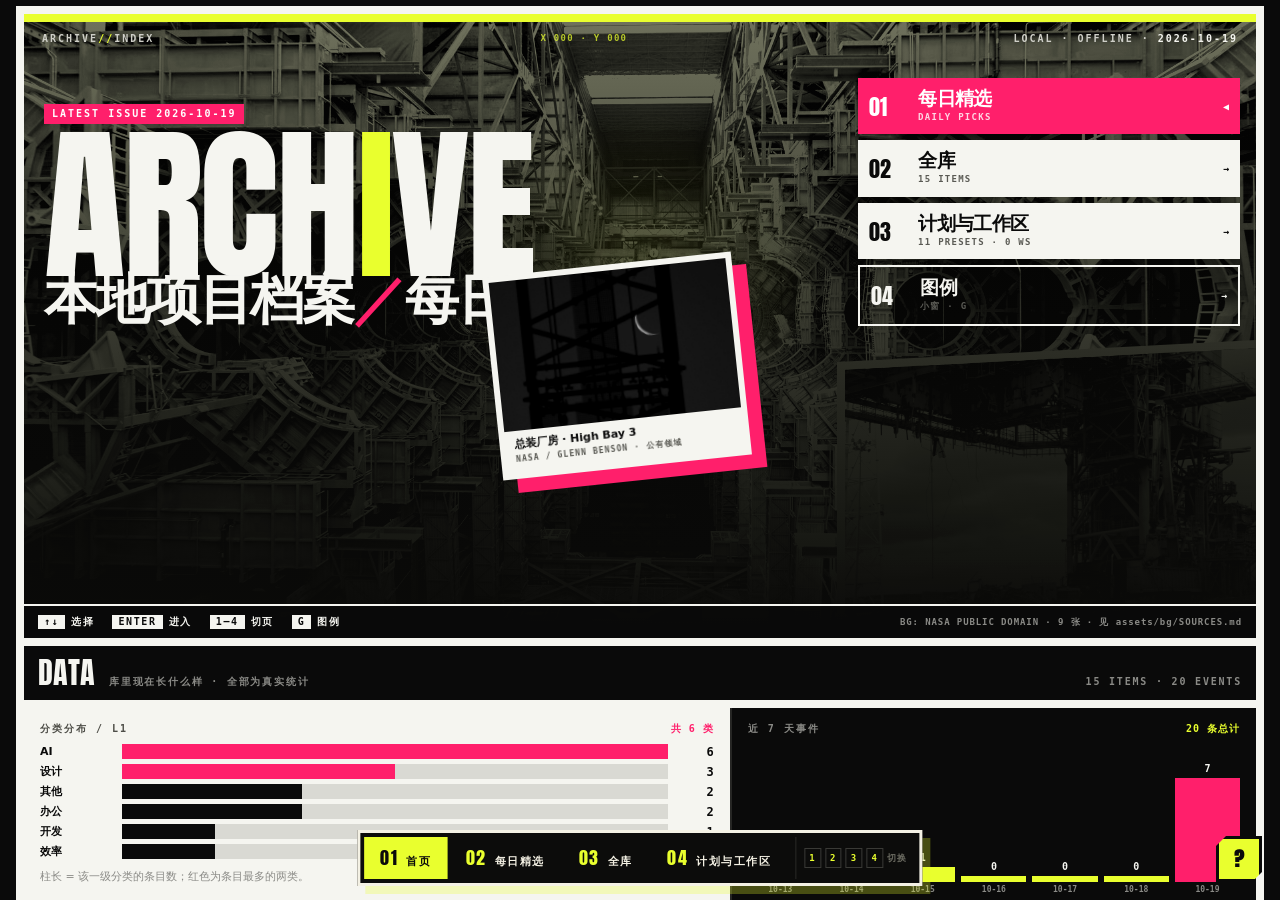
<file: index.html>
<!DOCTYPE html>
<html lang="zh-CN">
<head>
<base href="data/site/">
<meta charset="utf-8">
<title>本地开源项目 · 档案站</title>
<style>
@font-face{font-family:"Big";src:url("../../assets/anton-latin.woff2") format("woff2");font-display:swap}
:root{--ink:#0a0a0a;--paper:#f4f1e4;--fluoro:#e9ff2e;--magenta:#ff1f6b;--mono:SFMono-Regular,Consolas,monospace}
*{box-sizing:border-box}
html,body{margin:0;height:100%;background:#080807;color:var(--paper);font:14px/1.5 "Noto Sans SC","Microsoft YaHei UI",system-ui,sans-serif;overflow:hidden}
#view{position:fixed;inset:0;width:100%;height:100%;border:0;background:#080807}

/* 底部游戏式导航坞 */
.dock{position:fixed;left:50%;bottom:14px;transform:translateX(-50%);z-index:50;display:flex;align-items:stretch;gap:2px;
  background:#0c0c0b;border:3px solid var(--paper);box-shadow:8px 8px 0 rgba(233,255,46,.28);padding:4px}
.dock a{display:flex;align-items:baseline;gap:8px;text-decoration:none;color:var(--paper);
  font:700 11px/1 var(--mono);letter-spacing:.14em;padding:10px 14px;border:2px solid transparent;white-space:nowrap;cursor:pointer;
  transition:background .12s,color .12s,border-color .12s}
.dock a .n{font:400 18px/1 "Big",Impact,sans-serif;color:var(--fluoro)}
.dock a:hover{border-color:var(--paper)}
.dock a.on{background:var(--fluoro);color:#0a0a0a;border-color:var(--fluoro)}
.dock a.on .n{color:#0a0a0a}
.dock .k{margin-left:6px;padding:10px 8px;font:700 9px/1.6 var(--mono);letter-spacing:.14em;color:#6a6a60;border-left:1px solid #2a2a26;display:flex;align-items:center;gap:4px}
.dock .k b{color:var(--fluoro);border:1.5px solid #3a3a36;padding:2px 4px;font-weight:700}
.dock .k b:last-child{margin-right:0}

/* 左上角状态 */
.status{position:fixed;left:16px;bottom:18px;z-index:50;font:700 9px/1.6 var(--mono);letter-spacing:.18em;color:#6a6a60;
  border-left:3px solid var(--fluoro);padding-left:10px;pointer-events:none;text-transform:uppercase}
.status b{display:block;font:400 22px/1 "Big",Impact,sans-serif;color:var(--paper);letter-spacing:0}
.status i{font-style:normal;color:var(--fluoro)}
.status .dot{color:var(--magenta)}

/* ============================================================================
   图例小窗：斜切多边形 + 进场动画 + 每类不同表现
   ============================================================================ */
.lbtn{position:fixed;right:18px;bottom:18px;z-index:70;width:46px;height:46px;background:var(--fluoro);color:#0a0a0a;
  border:3px solid #0a0a0a;font:700 20px/1 "Big",Impact,sans-serif;cursor:pointer;
  clip-path:polygon(0 10px,10px 0,100% 0,100% calc(100% - 10px),calc(100% - 10px) 100%,0 100%);
  box-shadow:4px 4px 0 var(--magenta);transition:transform .12s}
.lbtn:hover{transform:translate(-2px,-2px)}
.lbtn.on{background:var(--magenta);color:#fff;box-shadow:4px 4px 0 var(--fluoro)}

.legend{position:fixed;inset:0;z-index:80;display:none;align-items:center;justify-content:center;padding:26px}
.legend.on{display:flex}
.legend .mask{position:absolute;inset:0;background:rgba(6,6,5,.62);backdrop-filter:blur(10px);-webkit-backdrop-filter:blur(10px)}
.legend .frame{position:relative;width:min(940px,94vw);max-height:86vh;padding:3px;background:var(--fluoro);
  clip-path:polygon(0 18px,18px 0,calc(100% - 58px) 0,100% 58px,100% calc(100% - 18px),calc(100% - 18px) 100%,58px 100%,0 calc(100% - 58px));
  animation:lgIn .34s cubic-bezier(.2,.85,.2,1) both}
@keyframes lgIn{from{opacity:0;transform:translateY(26px) rotate(-.8deg) scale(.97)}to{opacity:1;transform:none}}
.legend .panel{position:relative;background:#0b0b0a;color:var(--paper);padding:24px 26px 20px;overflow-y:auto;overflow-x:hidden;max-height:calc(86vh - 6px);
  clip-path:polygon(0 17px,17px 0,calc(100% - 56px) 0,100% 56px,100% calc(100% - 17px),calc(100% - 17px) 100%,56px 100%,0 calc(100% - 56px))}
.legend .panel::after{content:"";position:absolute;inset:0;pointer-events:none;
  background:linear-gradient(115deg,transparent 0 40%,rgba(233,255,46,.06) 46%,transparent 52%);
  animation:lgSweep 2.6s linear infinite}
@keyframes lgSweep{from{transform:translateX(-60%)}to{transform:translateX(60%)}}
.legend h3{margin:0 0 2px;font:400 34px/1 "Big",Impact,sans-serif;color:var(--paper);letter-spacing:.01em}
.legend h3 i{font-style:normal;color:var(--fluoro)}
.legend .sub{margin:0 0 16px;font:700 9px/1.6 var(--mono);letter-spacing:.22em;color:var(--grey);text-transform:uppercase}
.legend .x{position:absolute;right:16px;top:14px;width:34px;height:34px;background:none;border:2px solid var(--paper);color:var(--paper);font:400 18px/1 var(--mono);cursor:pointer;z-index:3}
.legend .x:hover{background:var(--magenta);border-color:var(--magenta)}

.lgrid{display:grid;grid-template-columns:1fr 1fr;gap:20px 26px}
@media (max-width:820px){.lgrid{grid-template-columns:1fr}}
.lbox.wide{grid-column:1/-1}
.lbox{border-top:2px solid #2a2a26;padding-top:12px;opacity:0;animation:lgUp .38s ease forwards}
.lbox:nth-child(1){animation-delay:.06s}.lbox:nth-child(2){animation-delay:.12s}.lbox:nth-child(3){animation-delay:.18s}
.lbox:nth-child(4){animation-delay:.24s}.lbox:nth-child(5){animation-delay:.3s}.lbox:nth-child(6){animation-delay:.36s}
@keyframes lgUp{from{opacity:0;transform:translateY(12px)}to{opacity:1;transform:none}}
.lbox h4{margin:0 0 10px;font:700 10.5px/1 var(--mono);letter-spacing:.2em;color:var(--grey);text-transform:uppercase;display:flex;justify-content:space-between}
.lbox h4 i{font-style:normal;color:var(--fluoro)}

/* 档位：大字母块 + 一行解释 */
.tiers{display:flex;gap:6px}
.tiers .t{flex:1;min-width:0;background:#151513;padding:9px 9px 8px;border:2px solid #2d2d29}
.tiers .t b{display:block;font:400 34px/1 "Big",Impact,sans-serif;color:var(--fluoro)}
.tiers .t.s b{color:var(--magenta)}
.tiers .t span{display:block;margin-top:6px;font:700 10px/1.4 var(--mono);letter-spacing:.1em;color:var(--paper)}
.tiers .t i{display:block;margin-top:2px;font:400 11.5px/1.5 "Noto Serif SC",serif;color:#a8a394;font-style:normal}
.tiers .t:hover{border-color:var(--fluoro);transform:translateY(-2px);transition:.12s}

/* 状态：脉冲点 */
.stats{display:flex;flex-direction:column;gap:7px}
.stats .s{display:flex;align-items:center;gap:10px;font:700 11.5px/1.5 var(--mono);color:#cfc9b8}
.stats .s em{font-style:normal;width:9px;height:9px;border-radius:50%;background:#3a3a36;flex:0 0 9px}
.stats .s.on em{background:var(--fluoro);box-shadow:0 0 0 0 rgba(233,255,46,.5);animation:pulse 1.8s infinite}
@keyframes pulse{0%{box-shadow:0 0 0 0 rgba(233,255,46,.45)}70%{box-shadow:0 0 0 9px rgba(233,255,46,0)}100%{box-shadow:0 0 0 0 rgba(233,255,46,0)}}
.stats .s span{color:#8f8b7f;font-weight:600}

/* 风险：分段条 */
.risk{display:flex;gap:4px;margin-bottom:6px}
.risk i{height:10px;flex:1;background:#1c1c19;border:1px solid #2d2d29}
.risk i.l{background:#4a7a3a}.risk i.m{background:#e0a92e}.risk i.h{background:var(--magenta)}
.risk i.r{border-color:#ff1f6b;background:repeating-linear-gradient(45deg,#ff1f6b 0 4px,#0b0b0a 4px 8px);animation:blink 1.4s steps(2) infinite}
@keyframes blink{50%{opacity:.45}}
.riskleg{display:grid;grid-template-columns:repeat(3,1fr);gap:4px;font:600 8.5px/1.4 var(--mono);letter-spacing:.08em;color:#8f8b7f}
/* 图例补充说明：一行小注 */
.lg-note{margin:8px 0 0;font:600 9px/1.55 var(--mono);letter-spacing:.04em;color:#8f8b7f}
/* 推荐层级：四个词 */
.quotas{display:flex;flex-direction:column;gap:6px}
.quotas .q{display:flex;gap:10px;align-items:baseline;font:600 10.5px/1.5 var(--mono);color:#cfc9b8}
.quotas .q b{flex:0 0 74px;color:var(--fluoro);font:700 10px/1.4 var(--mono);letter-spacing:.08em}
.quotas .q span{color:#8f8b7f;font-weight:600}
/* 日报结构：01–05 */
.blocks{margin:2px 0 0;font:700 12px/1.9 var(--mono);color:#cfc9b8;letter-spacing:.04em}
.blocks b{color:var(--fluoro);font-weight:400}

/* 徽章：邮戳 */
.badges{display:flex;flex-wrap:wrap;gap:6px}
.badges span{font:700 9.5px/1.2 var(--mono);letter-spacing:.1em;border:2px solid var(--paper);padding:6px 7px;transform:rotate(-2deg)}
.badges span:nth-child(even){transform:rotate(2deg)}
.badges span b{color:var(--fluoro)}

/* 评分：动画条 */
.score .row{display:grid;grid-template-columns:72px 1fr 36px;gap:8px;align-items:center;margin-bottom:6px;font:600 10px/1 var(--mono);color:#a8a394}
.score .row i{height:7px;background:#1c1c19;position:relative}
.score .row i b{position:absolute;left:0;top:0;bottom:0;background:var(--fluoro);width:0;animation:barGrow 1s cubic-bezier(.2,.8,.2,1) forwards}
.score .row:nth-child(2) i b{animation-delay:.1s}.score .row:nth-child(3) i b{animation-delay:.15s}
.score .row:nth-child(4) i b{animation-delay:.2s}.score .row:nth-child(5) i b{animation-delay:.25s}
@keyframes barGrow{to{width:var(--w)}}

/* 操作说明 */
.keys{display:flex;flex-direction:column;gap:7px;font:600 11px/1.5 var(--mono);color:#b8b3a4}
.keys b{display:inline-block;min-width:26px;text-align:center;border:1.5px solid #3a3a36;color:var(--fluoro);padding:2px 5px;margin-right:6px}
/* 加载遮罩 */
.load{position:fixed;inset:0;z-index:60;background:#080807;display:flex;align-items:center;justify-content:center;
  font:400 42px/1 "Big",Impact,sans-serif;color:var(--fluoro);letter-spacing:.04em;transition:opacity .25s}
.load.off{opacity:0;pointer-events:none}

/* 换骨：只在每日精选显示（当前启用 C/D；A/B 实验骨架暂不接入） */
.skel{position:fixed;left:16px;bottom:14px;z-index:60;display:none;align-items:center;gap:4px;padding:4px;
  background:#0c0c0b;border:2px solid var(--paper);box-shadow:5px 5px 0 rgba(255,31,107,.35);
  font:700 9px/1 var(--mono);letter-spacing:.14em}
.skel.on{display:flex}
.skel b{color:#6a6a60;padding:6px 5px}
.skel a{color:var(--paper);text-decoration:none;padding:6px 9px;border:1.5px solid #3a3a36;cursor:pointer}
.skel a:hover{border-color:var(--paper)}
.skel a.on{background:var(--fluoro);color:#0a0a0a;border-color:var(--fluoro)}

@media (max-width:720px){
  .dock a{padding:9px 10px;font-size:9px}
  .dock a .n{font-size:15px}
  .dock .k{display:none}
}
</style>
  <link rel="stylesheet" href="../../assets/ui/motion.css">
<!-- BUILD-STAMP: build 2026-10-24 16:43 ｜ 数据指纹 C2BDD6A3E5BD ｜ 15 条 -->
</head>
<body data-motion-page="shell">
<div class="load" id="load">ARCHIVE<span style="color:var(--magenta)">//</span>LOADING</div>

<div class="status" hidden>
  <b>ARCHIVE<i>//</i>15</b>
  <span>LOCAL · OFFLINE · <span class="dot">●</span> ONLINE</span>
</div>

<iframe id="view" title="页面"></iframe>

<nav class="dock" id="dock" aria-label="主菜单">
  <a data-r="home"><span class="n">01</span>首页</a>
  <a data-r="daily"><span class="n">02</span>每日精选</a>
  <a data-r="library"><span class="n">03</span>全库</a>
  <a data-r="plans"><span class="n">04</span>计划与工作区</a>
  <span class="k"><b>1</b><b>2</b><b>3</b><b>4</b> 切换</span>
</nav>
<button class="lbtn" id="lbtn" title="图例（G）" aria-label="打开图例">?</button>
<div class="skel" id="skel" aria-label="换骨">
  <b>换骨</b>
  <a data-l="c" href="#/daily">结构轴版</a>
</div>

<div class="legend" id="legend" role="dialog" aria-modal="true" aria-label="图例">
  <div class="mask" id="lgMask"></div>
  <div class="frame">
    <div class="panel">
      <button class="x" id="lgX" aria-label="关闭">×</button>
      <h3>图例<i>//</i>LEGEND</h3>
      <p class="sub">ARCHIVE 的读法 · TIER / STATUS / RISK / BADGE / SCORE / QUOTA / BLOCKS</p>

      <div class="lgrid">
        <div class="lbox">
          <h4>档位 · TIER <i>质量档位，不是版次</i></h4>
          <div class="tiers">
            <div class="t s"><b>S</b><span>今天最值得先看</span><i>≥80 分 · 主推荐头版默认给它</i></div>
            <div class="t"><b>A</b><span>值得看</span><i>65–79 · 有明确用途</i></div>
            <div class="t"><b>B</b><span>可以留意</span><i>55–64 · 不推荐进主推荐</i></div>
            <div class="t"><b>C</b><span>进档案</span><i>45–54 · 不推荐，留档观察</i></div>
            <div class="t"><b>D</b><span>不推荐</span><i>&lt;45 · 质量不足，仍在库</i></div>
          </div>
          <p class="lg-note">S+A 进主推荐，还受「≤8 条」名额约束；D 档 ≠ 不再看（那是状态）。</p>
        </div>

        <div class="lbox">
          <h4>状态 · STATUS <i>我对它的态度</i></h4>
          <div class="stats">
            <div class="s"><em></em>已收录 <span>ACTIVE · 在库里，没特别处理（默认）</span></div>
            <div class="s on"><em></em>正在用 <span>USING · 我真的在用它</span></div>
            <div class="s"><em></em>继续观察 <span>WATCHING · 先放着，以后再看</span></div>
            <div class="s"><em></em>正在研究 <span>RESEARCHING · 我在研究它</span></div>
            <div class="s"><em></em>不再看 <span>DROPPED · 以后不继续关注；记录保留</span></div>
          </div>
          <p class="lg-note">「不再看」≠ 删除；也 ≠ D 档（D 档是质量，状态是态度）。</p>
        </div>

        <div class="lbox">
          <h4>风险 · RISK <i>装之前先看这栏</i></h4>
          <div class="risk"><i class="l"></i><i class="m"></i><i class="h"></i></div>
          <div class="riskleg"><span>低 · 无副作用</span><span>中 · 要授权/配置</span><span>高 · 碰权限或数据</span></div>
          <p class="lg-note">红线不是第四档：命中合规红线（盗版/破解/外挂等）直接排除，不进入风险等级。</p>
        </div>

        <div class="lbox">
          <h4>徽章 · BADGE <i>额外的信号</i></h4>
          <div class="badges">
            <span>★ <b>推荐过</b>（PICKED 印章）</span>
            <span>🏢 <b>官方出品</b></span>
            <span><b>SELF</b> 用户自推</span>
            <span><b>REPEAT</b> 二次推荐</span>
          </div>
          <p class="lg-note">SELF = 你自己带进库的（默认进旧闻新报，不占主推荐）；REPEAT = 满 7 天 + 新信号，仍不占名额。</p>
        </div>

        <div class="lbox score">
          <h4>规则分 · SCORE <i>满分 100 · 权重 35/15/20/20/10</i></h4>
          <div class="row"><span>实用性</span><i><b style="--w:80%"></b></i><span>28/35</span></div>
          <div class="row"><span>上手成本</span><i><b style="--w:80%"></b></i><span>12/15</span></div>
          <div class="row"><span>活跃度</span><i><b style="--w:80%"></b></i><span>16/20</span></div>
          <div class="row"><span>热度</span><i><b style="--w:60%"></b></i><span>12/20</span></div>
          <div class="row"><span>可信度</span><i><b style="--w:70%"></b></i><span>7/10</span></div>
          <p class="lg-note">这是规则分 score；体验分 experience.score 是另一套，两者不混用。</p>
        </div>

        <div class="lbox">
          <h4>推荐层级 · QUOTA <i>四个最容易混的词</i></h4>
          <div class="quotas">
            <div class="q"><b>主推荐</b><span>当天检索发现的 S/A，≤8 条（S ≤3）</span></div>
            <div class="q"><b>特别展示</b><span>官方/大厂，≤3 条，不占主推荐名额</span></div>
            <div class="q"><b>推荐过</b><span>历史上进过主推荐，≠ 今天的主推荐</span></div>
            <div class="q"><b>二次推荐</b><span>老朋友里满 7 天 + 新信号，标 REPEAT，不占名额</span></div>
          </div>
        </div>

        <div class="lbox">
          <h4>日报结构 · 01–06 <i>内容块，不是版次</i></h4>
          <p class="blocks"><b>01</b> 今日头条 → <b>02</b> 重点报道 → <b>03</b> 观察面 → <b>04</b> 边栏观察 → <b>05</b> 特别栏目 → <b>06</b> 旧闻新报</p>
          <p class="lg-note">S/A/B/C/D 是承重档位，不是版别；这个站点没有「C 版 / D 版」。</p>
        </div>

        <div class="lbox">
          <h4>操作 · KEYS <i>不只是鼠标</i></h4>
          <div class="keys">
            <div><b>1</b><b>2</b><b>3</b><b>4</b> 切换 首页 / 每日精选 / 全库 / 计划与工作区</div>
            <div><b>G</b> 打开这个图例 · <b>ESC</b> 关闭</div>
            <div><b>点卡片</b> 看完整档案（背景会虚化）</div>
          </div>
        </div>
      </div>
    </div>
  </div>
</div>

<script>
(function () {
  var PAGES = {
    home: 'home-brutal-token.generated.html',
    daily: 'daily-layout-c-finsara.generated.html',
    library: 'library-notebook.generated.html',
    plans: 'plans-shelf.generated.html'
  };
  var view = document.getElementById('view'), dock = document.getElementById('dock'), load = document.getElementById('load');
  var cur = null, first = true;

  function parse() {
    var h = (location.hash || '#/home').replace('#/', '');
    var parts = h.split('/');
    if (parts[0] === 'all') { parts[0] = 'library'; }
    return { route: PAGES[parts[0]] ? parts[0] : 'home', sub: parts[1] || '' };
  }
  function urlFor(route, sub) {
    var base = PAGES[route] || PAGES.home;
    if (route === 'library' && sub === 'wall') { base = base + '?view=wall'; }
    return base;
  }
  function render() {
    var p = parse();
    var src = urlFor(p.route, p.sub);
    if (view.getAttribute('data-src') !== src) {
      view.setAttribute('data-src', src);
      view.src = src;
    }
    [].forEach.call(dock.querySelectorAll('a'), function (a) {
      a.classList.toggle('on', a.getAttribute('data-r') === p.route);
    });
    var skel = document.getElementById('skel');
    if (skel) {
      skel.classList.toggle('on', p.route === 'daily');
      var curL = p.sub || 'c';
      [].forEach.call(skel.querySelectorAll('a'), function (a) {
        a.classList.toggle('on', p.route === 'daily' && a.getAttribute('data-l') === curL);
      });
    }
    document.title = '档案站 · ' + ({ home: '首页', daily: '每日精选', library: '全库', plans: '计划' }[p.route]);
  }
  window.addEventListener('hashchange', render);
  [].forEach.call(dock.querySelectorAll('a'), function (a) {
    a.addEventListener('click', function () {
      location.hash = '#/' + a.getAttribute('data-r');
      render();
    });
  });
  var lg = document.getElementById('legend'), lbtn = document.getElementById('lbtn');
  function openLg() { lg.classList.add('on'); lbtn.classList.add('on'); document.body.style.overflow = 'hidden'; }
  function closeLg() { lg.classList.remove('on'); lbtn.classList.remove('on'); document.body.style.overflow = ''; }
  lbtn.addEventListener('click', openLg);
  document.getElementById('lgMask').addEventListener('click', closeLg);
  document.getElementById('lgX').addEventListener('click', closeLg);
  function handleKey(k) {
    if (k === 'g' || k === 'G') { lg.classList.contains('on') ? closeLg() : openLg(); }
    if (k === 'Escape') { closeLg(); }
    if (k === '1') { location.hash = '#/home'; }
    if (k === '2') { location.hash = '#/daily'; }
    if (k === '3') { location.hash = '#/library'; }
    if (k === '4') { location.hash = '#/plans'; }
  }
  document.addEventListener('keydown', function (e) {
    /* 在输入框里打字时不要抢键 */
    var t = e.target;
    if (t && /^(INPUT|TEXTAREA|SELECT)$/.test(t.tagName)) return;
    handleKey(e.key);
  });
  /* iframe 里的页面把 1–4 / G / ESC 转发上来（站内打开时，焦点在页面里也生效） */
  window.addEventListener('message', function (ev) {
    if (ev.source !== view.contentWindow) return;
    var d = ev.data || {};
    if (d.__archiveRoute) {
      var h = String(d.__archiveRoute || '');
      if (h === '#/picks') h = '#/daily';
      if (h.indexOf('#/legend') === 0) { openLg(); return; }
      if (h.indexOf('#/') === 0) location.hash = h.slice(1);
      return;
    }
    if (d.__archiveKey) handleKey(d.__archiveKey);
  });

  /* 页面内部的锚点（#/daily、#/all、#/plans…）转成站点路由 */
  view.addEventListener('load', function () {
    if (load && !load.classList.contains('off')) { setTimeout(function () { load.classList.add('off'); }, 120); }
    try {
      var w = view.contentWindow, d = view.contentDocument;
      w.addEventListener('hashchange', function () {
        var h = w.location.hash.replace('#/', '');
        var map = { daily: 'daily', all: 'library', library: 'library', plans: 'plans', home: 'home', picks: 'daily' };
        if (h.indexOf('legend') === 0) { openLg(); return; }
        var key = map[h.split('/')[0]];
        if (key) { location.hash = '#/' + key; }
      });
      /* 页面里的外链改成新窗口，别把 iframe 带走 */
      [].forEach.call(d.querySelectorAll('a[href^="http"]'), function (a) { a.target = '_blank'; a.rel = 'noopener'; });
    } catch (e) { /* file:// 下拿不到 contentWindow 时忽略 */ }
  });

  render();
  if ((location.hash || '').indexOf('legend') >= 0) { setTimeout(openLg, 260); }
})();
</script>
  <script src="../../assets/ui/motion.js" defer></script>
</body>
</html>
</file>
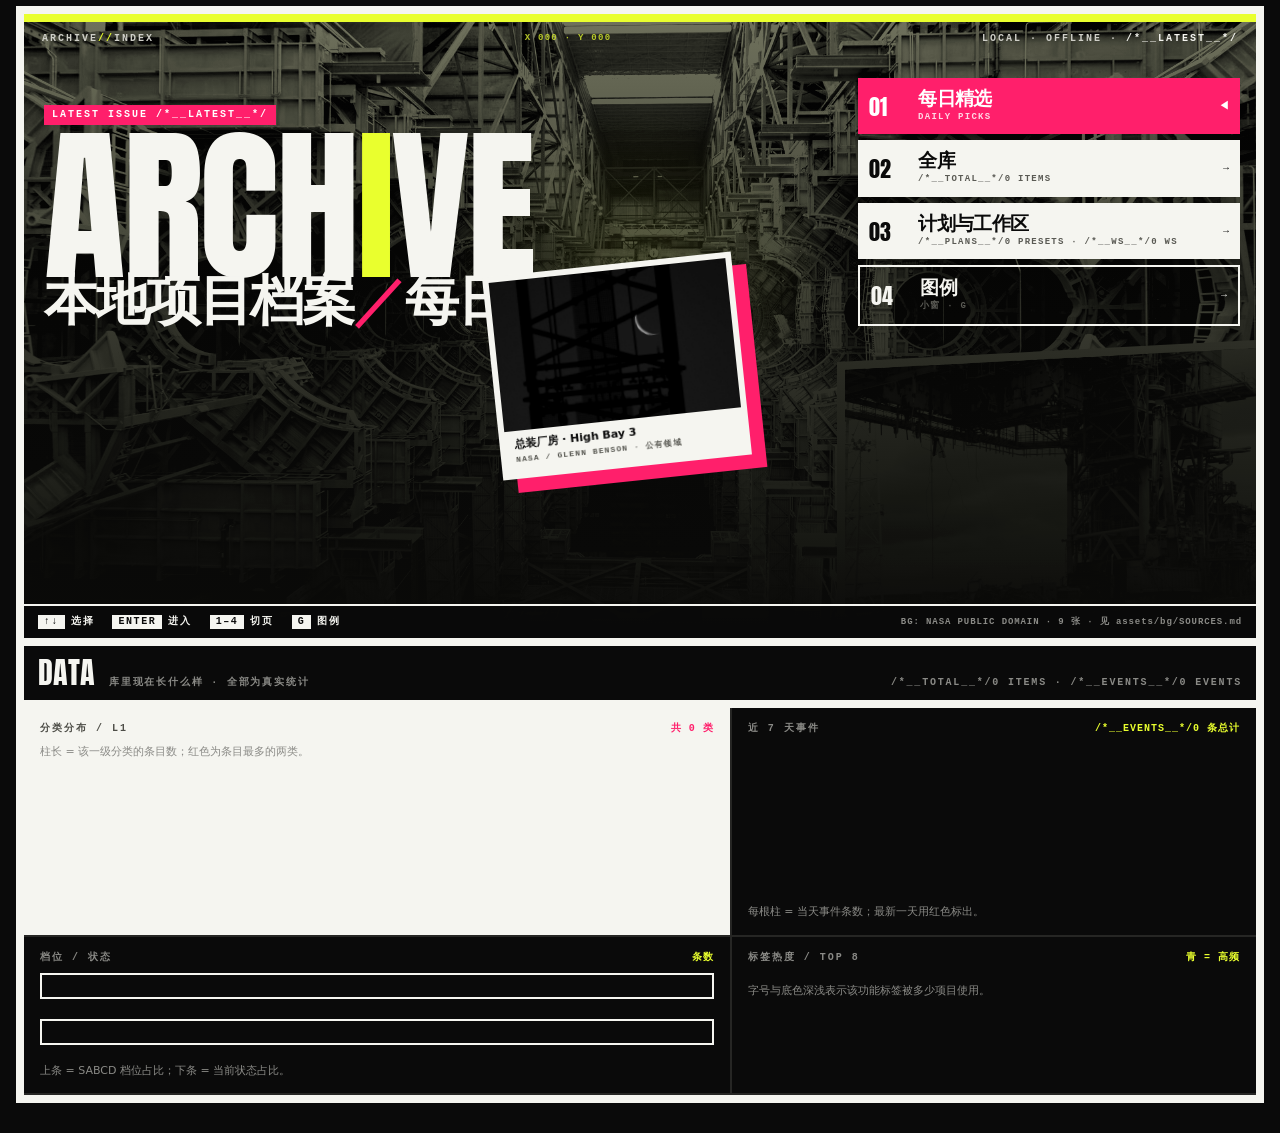
<file: tools/home-brutal-token.html>
<!DOCTYPE html>
<html lang="zh-CN">
<head>
<meta charset="utf-8">
<title>首页 · 后朋克 × 粗野主义</title>
<style>
/* ============================================================================
   依据：
   · 视觉 ← 用户 brief「后朋克 × 粗野主义」：黑白高反差 / 荧光色 / 巨大标题 /
            不对称分割 / 杂志拼贴；重点观察：大标题建立焦点、图片打破网格、醒目色引导视线
   · 背景照 ← assets/bg/（NASA 公有领域，署名见 SOURCES.md），**本地文件，非在线链接**
   · 巨字 ← assets/anton-latin.woff2（OFL，已登记 THIRD-PARTY.md）
   · 数据 ← 真实：全部由 tools/build-samples.ps1 从 data/ 注入（库内条数 / 事件 / 分类 / 标签）
   ============================================================================ */
@font-face{font-family:"Anton";src:url("../../assets/anton-latin.woff2") format("woff2");font-weight:400;font-display:swap}
:root{
  --ink:#0a0a0a; --ink-2:#131313; --paper:#f5f5f0; --paper-2:#e6e6e0;
  --fluoro:#e9ff2e; --magenta:#ff1f6b; --cyan:#2ef2d0; --grey:#8a8a86;
  --rule:8px; --snap:90ms; --snap-ease:linear;
  --anton:"Anton","Arial Narrow",Impact,sans-serif;
  --mono:SFMono-Regular,Menlo,Consolas,monospace;
  --sans:"Noto Sans SC","Microsoft YaHei UI",system-ui,sans-serif;
}
*{box-sizing:border-box}
html,body{margin:0;background:var(--ink);color:var(--paper);font:15px/1.45 var(--sans)}
.cap{padding:14px 22px 6px;font:11px/1 var(--mono);letter-spacing:.18em;color:#5f5f5a;display:none}
.cap b{color:var(--fluoro);letter-spacing:.06em;font-size:12px}
.giant{font-family:var(--anton);font-weight:400;line-height:.82;letter-spacing:-.02em;text-transform:uppercase}
.mono{font:600 10px/1.5 var(--mono);letter-spacing:.18em;text-transform:uppercase}

/* ---------- 首页上半：照片背景 + 巨字 ---------- */
.hero{position:relative;height:640px;margin:6px 16px 0;overflow:hidden;border:var(--rule) solid var(--paper)}
/* 真照片：灰度 + 提对比 + 压暗 ⇒ 粗野主义的"印刷照片"质感 */
.hero .photo{position:absolute;inset:0;background:#0a0a0a center/cover no-repeat;
  background-image:url("../../assets/bg/nasa-vab-highbay.jpg");
  background-position:50% 50%;transition:background-position .16s linear;
  filter:grayscale(1) contrast(1.45) brightness(.5);transform:scale(1.04)}
.hero::after{content:"";position:absolute;inset:0;z-index:4;pointer-events:none;opacity:0;transition:opacity .25s ease;
  background:radial-gradient(340px circle at var(--mx,50%) var(--my,50%),rgba(233,255,46,.11),transparent 62%)}
.hero.lit::after{opacity:1}
.hero .w1{animation:homeW1 .55s cubic-bezier(.2,.8,.2,1) both}
.hero .w2{animation:homeW2 .55s cubic-bezier(.2,.8,.2,1) .1s both}
.hero .kick{animation:homeW2 .4s ease-out .22s both}
@keyframes homeW1{from{opacity:0;transform:translateY(14px)}to{opacity:1;transform:none}}
@keyframes homeW2{from{opacity:0;transform:translateY(10px)}to{opacity:1;transform:none}}
@media (prefers-reduced-motion:reduce){.hero .w1,.hero .w2,.hero .kick{animation:none!important}.hero::after{display:none}}
/* 双色调覆盖：荧光黄压暗部 ⇒ 印刷感；品红只留在右下角 */
.hero .duo{position:absolute;inset:0;background:linear-gradient(180deg,rgba(10,10,10,.15) 0%,rgba(10,10,10,.72) 62%,#0a0a0a 100%);mix-blend-mode:normal}
.hero .duo::after{content:"";position:absolute;inset:0;background:var(--fluoro);mix-blend-mode:color;opacity:.16}
.hero .corner{position:absolute;right:0;bottom:0;width:34%;height:46%;
  background-image:url("../../assets/bg/nasa-pad39b-steel.jpg");background-size:cover;background-position:center;
  filter:grayscale(1) contrast(1.5) brightness(.42);border-top:var(--rule) solid var(--fluoro);border-left:var(--rule) solid var(--fluoro);
  transform:skewY(-3deg)}
.hero .toprule{position:absolute;left:0;right:0;top:0;height:var(--rule);background:var(--fluoro);z-index:5}
.hero .meta{position:absolute;left:18px;right:18px;top:20px;display:flex;justify-content:space-between;z-index:6;

  font:600 10px/1 var(--mono);letter-spacing:.2em;color:#cfcfc8;text-transform:uppercase}
.hero .meta b{color:var(--paper)}
.hero .hud{color:var(--fluoro);opacity:.75;font-size:9px;letter-spacing:.14em}
.hero .words{position:absolute;left:20px;top:88px;z-index:6;width:62%}
.hero .kick{display:inline-block;background:var(--magenta);color:#fff;font:600 10px/1 var(--mono);
  letter-spacing:.2em;padding:5px 8px;margin-bottom:12px;text-transform:uppercase}
.hero .w1{font-size:168px;margin:0;color:var(--paper);text-shadow:0 0 0 rgba(0,0,0,0)}
.hero .w1 em{font-style:normal;color:var(--fluoro)}
.hero .w2{font-size:54px;font-weight:900;line-height:.95;letter-spacing:-.045em;margin:0}
.hero .w2 i{font-style:normal;color:var(--magenta)}
/* 拼贴：一张旋转的照片卡，压住巨字（"图片打破规则网格"） */
.hero .snap{position:absolute;left:38%;top:250px;width:250px;transform:rotate(-6deg);z-index:7;
  border:6px solid var(--paper);box-shadow:14px 14px 0 var(--magenta)}
.hero .snap .ph{height:150px;background:#111 center/cover;filter:grayscale(1) contrast(1.4) brightness(.62);
  background-image:url("../../assets/bg/nasa-mobile-launcher.jpg")}
.hero .snap .tx{background:var(--paper);color:var(--ink);padding:7px 9px;font:800 11px/1.3 var(--sans)}
.hero .snap .tx span{display:block;font:600 8px/1.5 var(--mono);letter-spacing:.14em;color:#55554f;margin-top:2px}
/* 右侧导航槽位（游戏选项感） */
.hero .slots{position:absolute;right:16px;top:64px;width:31%;z-index:8;display:flex;flex-direction:column;gap:6px}
.hero .slot{display:grid;grid-template-columns:40px 1fr auto;align-items:center;gap:9px;text-decoration:none;
  background:var(--paper);color:var(--ink);padding:11px 11px 10px;
  transition:transform var(--snap) var(--snap-ease),background var(--snap) var(--snap-ease),color var(--snap) var(--snap-ease)}
.hero .slot .no{font-family:var(--anton);font-size:22px;line-height:1}
.hero .slot .t{font:900 19px/1.05 var(--sans);letter-spacing:-.03em}
.hero .slot .t small{display:block;font:600 9px/1.5 var(--mono);letter-spacing:.14em;color:#5a5a54;margin-top:2px}
.hero .slot .go{font:600 10px/1 var(--mono)}
.hero .slot:hover{transform:translateX(-6px)}
.hero .slot.sel{background:var(--magenta);color:#fff}
.hero .slot.sel .t small{color:rgba(255,255,255,.82)}
.hero .slot.ghost{background:transparent;color:var(--paper);border:2px solid var(--paper)}
.hero .slot.ghost:hover{background:var(--fluoro);color:var(--ink);border-color:var(--fluoro)}
.hero .slot.ghost:hover .t small{color:#3d3d38}
.hero .cmd{position:absolute;left:0;right:0;bottom:0;display:flex;align-items:center;gap:18px;z-index:9;
  padding:9px 14px;border-top:2px solid var(--paper);background:rgba(10,10,10,.92)}
.hero .cmd .k{font:600 10px/1 var(--mono);letter-spacing:.16em}
.hero .cmd .k b{display:inline-block;background:var(--paper);color:var(--ink);padding:2px 6px;margin-right:6px}
.hero .cmd .sp{flex:1}
.hero .cmd .credit{font:600 9px/1 var(--mono);letter-spacing:.1em;color:var(--grey)}

/* ---------- 首页下半：可视化区（不是日报） ---------- */
.viz{margin:0 16px 30px;border:var(--rule) solid var(--paper);border-top:0;background:var(--ink)}
.viz .head{display:flex;align-items:baseline;gap:14px;padding:12px 14px;border-bottom:var(--rule) solid var(--paper)}
.viz .head .t{font-family:var(--anton);font-size:30px;line-height:1}
.viz .head .s{font:600 10px/1 var(--mono);letter-spacing:.18em;color:var(--grey);text-transform:uppercase}
.viz .head .sp{flex:1}
.viz .grid{display:grid;grid-template-columns:1.35fr 1fr;gap:0}
.viz .cell{padding:16px 16px 14px;border-right:2px solid #262624;border-bottom:2px solid #262624}
.viz .cell:nth-child(2n){border-right:0}
.viz .cell.wide{grid-column:1 / -1;border-right:0}
.viz .lb{display:flex;justify-content:space-between;align-items:baseline;margin-bottom:10px}
.viz .lb b{font:600 10px/1 var(--mono);letter-spacing:.2em;color:var(--grey);text-transform:uppercase}
.viz .lb i{font:600 10px/1 var(--mono);font-style:normal;color:var(--fluoro);letter-spacing:.1em}
.viz .chart-note{margin:10px 0 0;font:400 11px/1.5 var(--sans);color:#8a8a86}
/* 分类条：硬条 + 数字 */
.vrow{display:grid;grid-template-columns:74px 1fr 38px;gap:8px;align-items:center;margin-bottom:5px}
.vrow span{font:700 11px/1.2 var(--sans);letter-spacing:-.01em}
.vrow .bar{height:15px;background:#232320;position:relative}
.vrow .bar i{position:absolute;left:0;top:0;bottom:0;background:var(--fluoro)}
.vrow .bar i.m{background:var(--magenta)}
.vrow b{font:700 12px/1 var(--mono);color:var(--paper);text-align:right}
/* 反白面板（粗野主义的"翻页"对比）：一整块纸白压在黑场上，立刻打破单调 */
.viz .cell.inv{background:var(--paper);color:var(--ink)}
.viz .cell.inv .lb b{color:#4d4d47}
.viz .cell.inv .lb i{color:var(--magenta)}
.viz .cell.inv .vrow span{color:var(--ink)}
.viz .cell.inv .vrow .bar{background:#d9d9d3}
.viz .cell.inv .vrow .bar i{background:var(--ink)}
.viz .cell.inv .vrow .bar i.m{background:var(--magenta)}
.viz .cell.inv .vrow b{color:var(--ink)}
/* 7 天柱 */
.spark{display:flex;align-items:flex-end;gap:6px;height:150px}
.spark .c{flex:1;display:flex;flex-direction:column;justify-content:flex-end;align-items:center;gap:4px}
.spark .c i{width:100%;background:var(--fluoro)}
.spark .c:last-child i{background:var(--magenta)}
.spark .c b{font:700 10px/1 var(--mono)}
.spark .c span{font:600 8px/1 var(--mono);color:var(--grey)}
/* 档位/状态堆叠 */
.stack{display:flex;height:26px;border:2px solid var(--paper);margin-bottom:8px}
.stack i{display:block;height:100%}
.leg{display:flex;flex-wrap:wrap;gap:10px;font:600 9px/1.5 var(--mono);letter-spacing:.1em;color:#c9c9c2;text-transform:uppercase}
.leg i{width:9px;height:9px;display:inline-block;margin-right:4px}
/* 标签热度 */
.tags{display:flex;flex-direction:column;gap:4px}
.tags .tr{display:grid;grid-template-columns:1fr 1fr 32px;gap:8px;align-items:center}
.tags .tr span{font:700 11px/1.2 var(--mono);letter-spacing:0}
.tags .tr .b{height:9px;background:#232320;position:relative}
.tags .tr .b i{position:absolute;inset:0;right:auto;background:var(--cyan)}
.tags .tr b{font:700 10px/1 var(--mono);color:var(--grey);text-align:right}

@media (prefers-reduced-motion:reduce){*{transition:none!important;animation:none!important}}
@media (max-width:1180px){
  .hero{height:auto;padding:16px 14px 56px}
  .hero .words,.hero .slots,.hero .meta,.hero .snap{position:static;width:auto;transform:none;margin:10px 0}
  .hero .w1{font-size:72px}.hero .w2{font-size:30px}
  .hero .corner{display:none}
  .viz .grid{grid-template-columns:1fr}
  .viz .cell{border-right:0}
}










</style>
  <link rel="stylesheet" href="../../assets/ui/motion.css">
</head>
<body data-motion-page="home">

<section class="hero">
  <div class="photo"></div><div class="corner"></div><div class="duo"></div><div class="toprule"></div>
  <div class="meta"><span>ARCHIVE<span style="color:var(--fluoro)">//</span>INDEX</span><span class="hud" id="hudxy">X 000 · Y 000</span><span>LOCAL · OFFLINE · <b>/*__LATEST__*/</b></span></div>

  <div class="words">
    <span class="kick">LATEST ISSUE /*__LATEST__*/</span>
    <h1 class="w1 giant">ARCH<em>I</em>VE</h1>
    <h2 class="w2">本地项目档案<i>／</i>每日精选</h2>
  </div>

  <div class="snap">
    <div class="ph"></div>
    <div class="tx">总装厂房 · High Bay 3<span>NASA / GLENN BENSON · 公有领域</span></div>
  </div>

  <div class="slots">
    <a class="slot sel" href="#/daily"><span class="no">01</span><span class="t">每日精选<small>DAILY PICKS</small></span><span class="go">◀</span></a>
    <a class="slot" href="#/all"><span class="no">02</span><span class="t">全库<small>/*__TOTAL__*/0 ITEMS</small></span><span class="go">→</span></a>
    <a class="slot" href="#/plans"><span class="no">03</span><span class="t">计划与工作区<small>/*__PLANS__*/0 PRESETS · /*__WS__*/0 WS</small></span><span class="go">→</span></a>
    <a class="slot ghost" href="#/legend"><span class="no">04</span><span class="t">图例<small>小窗 · G</small></span><span class="go">→</span></a>
  </div>

  <div class="cmd">
    <span class="k"><b>↑↓</b>选择</span><span class="k"><b>ENTER</b>进入</span><span class="k"><b>1–4</b>切页</span><span class="k"><b>G</b>图例</span>
    <span class="sp"></span><span class="credit">BG: NASA PUBLIC DOMAIN · 9 张 · 见 assets/bg/SOURCES.md</span>
  </div>
</section>

<section class="viz">
  <div class="head"><span class="t">DATA</span><span class="s">库里现在长什么样 · 全部为真实统计</span><span class="sp"></span><span class="s">/*__TOTAL__*/0 ITEMS · /*__EVENTS__*/0 EVENTS</span></div>
  <div class="grid">
    <div class="cell inv" role="img" aria-label="分类分布柱状图：一级分类条目数">
      <div class="lb"><b>分类分布 / L1</b><i id="catN">共 11 类</i></div>
      <div id="catRows"></div>
      <p class="chart-note">柱长 = 该一级分类的条目数；红色为条目最多的两类。</p>
    </div>
    <div class="cell" role="img" aria-label="近 7 天事件柱状图：每天新增事件数">
      <div class="lb"><b>近 7 天事件</b><i>/*__EVENTS__*/0 条总计</i></div>
      <div class="spark" id="spark"></div>
      <p class="chart-note">每根柱 = 当天事件条数；最新一天用红色标出。</p>
    </div>
    <div class="cell" role="img" aria-label="档位与状态分布堆叠条">
      <div class="lb"><b>档位 / 状态</b><i>条数</i></div>
      <div id="tierBar" class="stack"></div><div id="tierLeg" class="leg"></div>
      <div style="height:12px"></div>
      <div id="stBar" class="stack"></div><div id="stLeg" class="leg"></div>
      <p class="chart-note">上条 = SABCD 档位占比；下条 = 当前状态占比。</p>
    </div>
    <div class="cell" role="img" aria-label="标签热度前 8 的标签云">
      <div class="lb"><b>标签热度 / TOP 8</b><i>青 = 高频</i></div>
      <div class="tags" id="tagRows"></div>
      <p class="chart-note">字号与底色深浅表示该功能标签被多少项目使用。</p>
    </div>
  </div>
</section>

<script>
const CATS = /*__CATS__*/[];
const TIER = /*__TIER__*/[];
const STATUS = /*__STATUS__*/[];
const SPARK = /*__SPARK__*/[];
const TAGS = /*__TAGS__*/[];
(function(){
  const max = Math.max.apply(null, CATS.map(c=>c.n));
  document.getElementById('catN').textContent = '共 ' + CATS.length + ' 类';
  document.getElementById('catRows').innerHTML = CATS.map(function(c,i){
    return '<div class="vrow"><span>'+c.l1+'</span><span class="bar"><i class="'+(i<2?'m':'')+'" style="width:'+Math.max(3,Math.round(c.n/max*100))+'%"></i></span><b>'+c.n+'</b></div>';
  }).join('');
  const smax = Math.max.apply(null, SPARK.map(s=>s.n))||1;
  document.getElementById('spark').innerHTML = SPARK.map(function(s){
    /* 柱高用 px：.spark 是 align-items:flex-end，.c 不会被拉满高，% 高会塌成 0 */
    return '<div class="c"><b>'+s.n+'</b><i style="height:'+Math.max(6,Math.round(s.n/smax*104))+'px"></i><span>'+s.d+'</span></div>';
  }).join('');
  function bar(h,l,rows,pal){
    const t = rows.reduce((s,r)=>s+r.n,0)||1;
    document.getElementById(h).innerHTML = rows.map(function(r,i){return '<i style="width:'+(r.n/t*100)+'%;background:'+pal[i%pal.length]+'"></i>';}).join('');
    document.getElementById(l).innerHTML = rows.map(function(r,i){return '<span><i style="background:'+pal[i%pal.length]+'"></i>'+r.k+' '+r.n+'</span>';}).join('');
  }
  bar('tierBar','tierLeg', TIER, ['#e9ff2e','#2ef2d0','#ff1f6b','#8a8a86','#3a3a36']);
  bar('stBar','stLeg', STATUS, ['#ff1f6b','#e9ff2e','#2ef2d0','#8a8a86']);
  const tmax = Math.max.apply(null, TAGS.map(t=>t.n))||1;
  document.getElementById('tagRows').innerHTML = TAGS.map(function(t){
    return '<div class="tr"><span>'+t.t+'</span><span class="b"><i style="width:'+Math.round(t.n/tmax*100)+'%"></i></span><b>'+t.n+'</b></div>';
  }).join('');
})();

/* 键盘：↑↓ 在四个入口间选择，ENTER 进入；1–4 / G / ESC 转发给站点外壳（在站点内打开时生效） */
(function(){
  var slots=[].slice.call(document.querySelectorAll('.slots .slot')), si=0;
  function sel(i){ si=(i+slots.length)%slots.length; slots.forEach(function(s,j){ s.classList.toggle('sel',j===si); }); }
  function routeTo(h){
    if(!h) return;
    if(window.parent!==window){ try{ parent.postMessage({__archiveRoute:h},'*'); return; }catch(err){} }
    location.hash=h;
  }
  document.addEventListener('keydown',function(e){
    if(e.key==='ArrowDown'||e.key==='ArrowUp'){ e.preventDefault(); sel(si+(e.key==='ArrowDown'?1:-1)); return; }
    if(e.key==='Enter'){ var a=slots[si]; if(a){ e.preventDefault(); routeTo(a.getAttribute('href')); } return; }
    var t=e.target;
    if(t&&/^(INPUT|TEXTAREA|SELECT)$/.test(t.tagName)) return;
    if(/^[1-4gG]$/.test(e.key)||e.key==='Escape'){ try{ parent.postMessage({__archiveKey:e.key},'*'); }catch(err){} }
  });
  /* file:// 下父文档拿不到 contentWindow：点击 #/ 链接改成消息转发 */
  if(window.parent!==window){
    document.addEventListener('click',function(e){
      var a=e.target&&e.target.closest?e.target.closest('a[href^="#/"]'):null;
      if(!a) return;
      e.preventDefault();
      routeTo(a.getAttribute('href'));
    },true);
  }
})();

/* 低强度鼠标光斑 + 背景微视差（桌面端；减少动效时关闭） */
(function(){
  var hero=document.querySelector('.hero');
  if(!hero) return;
  if(matchMedia('(pointer:coarse)').matches || matchMedia('(prefers-reduced-motion:reduce)').matches) return;
  var photo=hero.querySelector('.photo'), snap=hero.querySelector('.snap'), hud=document.getElementById('hudxy');
  var raf=0, mx=0.5, my=0.5;
  function apply(){
    raf=0;
    hero.style.setProperty('--mx',(mx*100).toFixed(1)+'%');
    hero.style.setProperty('--my',(my*100).toFixed(1)+'%');
    if(photo){ photo.style.backgroundPosition=(50+(mx-0.5)*2.4).toFixed(2)+'% '+(50+(my-0.5)*2.4).toFixed(2)+'%'; }
    if(snap){ snap.style.transform='rotate(-6deg) translate3d('+((mx-0.5)*10).toFixed(1)+'px,'+((my-0.5)*8).toFixed(1)+'px,0)'; }
    if(hud){ hud.textContent='X '+String(Math.round(mx*999)).padStart(3,'0')+' · Y '+String(Math.round(my*999)).padStart(3,'0'); }
  }
  hero.addEventListener('pointermove',function(e){
    var r=hero.getBoundingClientRect();
    mx=Math.max(0,Math.min(1,(e.clientX-r.left)/r.width));
    my=Math.max(0,Math.min(1,(e.clientY-r.top)/r.height));
    hero.classList.add('lit');
    if(hud){ hud.textContent='X '+String(Math.round(mx*999)).padStart(3,'0')+' · Y '+String(Math.round(my*999)).padStart(3,'0'); }
    if(!raf) raf=requestAnimationFrame(apply);
  },{passive:true});
  hero.addEventListener('pointerleave',function(){
    hero.classList.remove('lit'); mx=0.5; my=0.5;
    if(!raf) raf=requestAnimationFrame(apply);
  });
})();
</script>








  <script src="../../assets/ui/motion.js" defer></script>












</body>
</html>
</file>
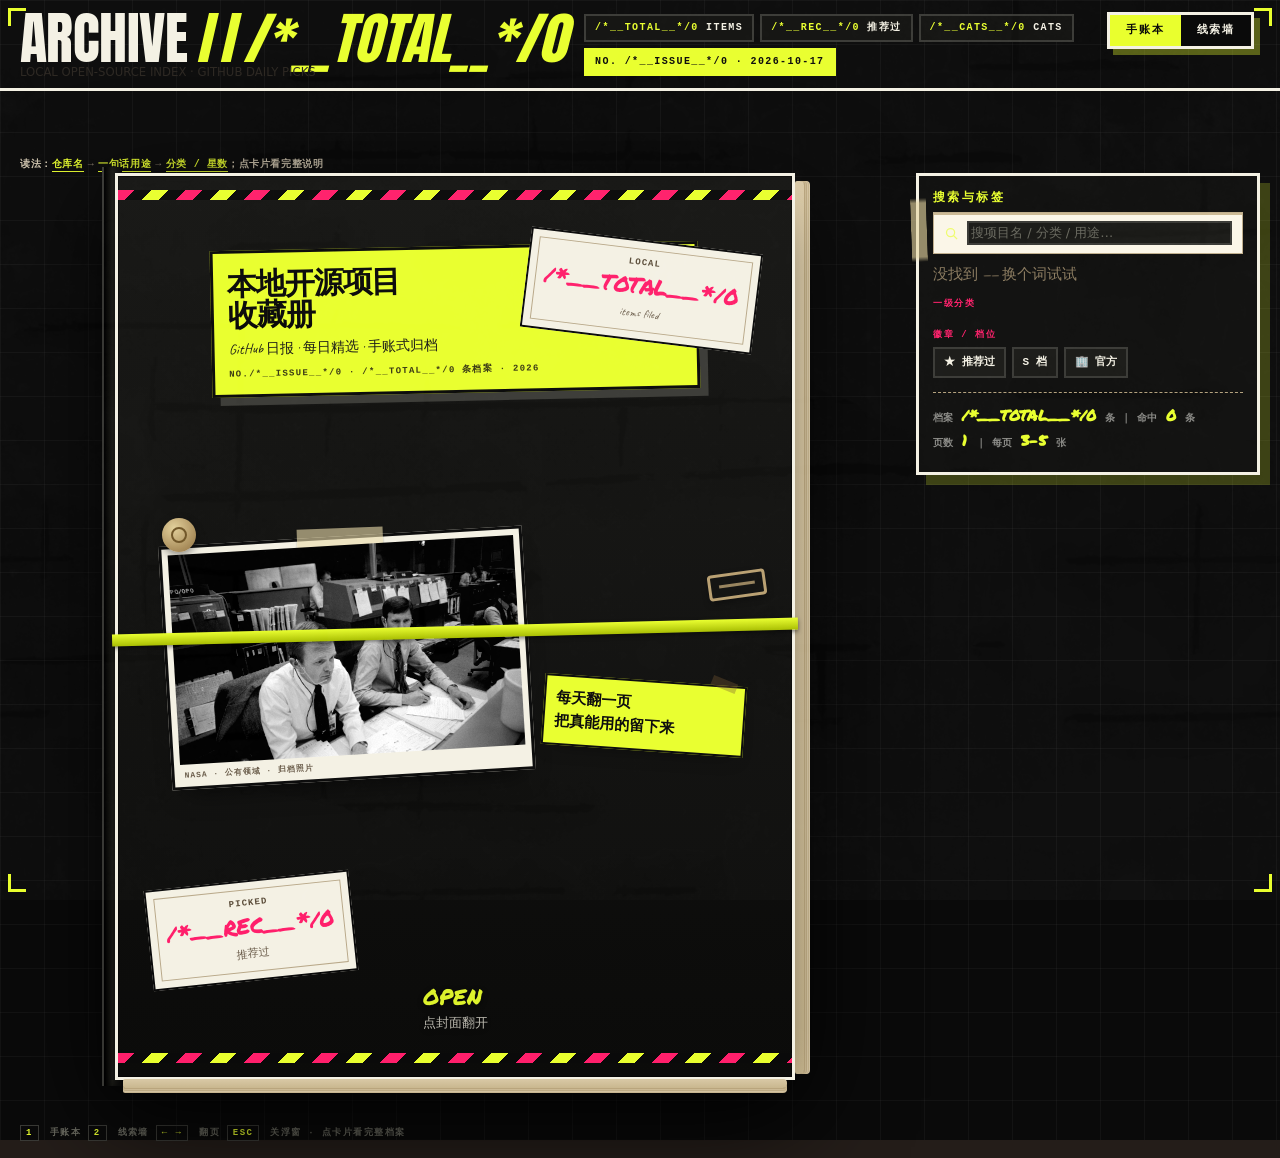
<file: tools/library-notebook.html>
<!DOCTYPE html>
<html lang="zh-CN">
<head>
<meta charset="utf-8">
<title>全库 · 手账本 / 线索墙</title>
<style>
/* ============================================================================
   二级页 · 完整项目库 —— 手账本（融合式，不照搬某一本）
   三层结构：
     底层 旧纸张 + 撕纸边（每页米黄/旧灰/牛皮纸略不同）+ 页堆厚度
     中层 胶带 · 邮戳 · 编号 · 标签纸 · 票据 · 剪报（交错叠放，压住照片边角）
     内容层 项目收藏卡（图像/名称/用途/备注，尺寸与角度不一）→ **点击开浮窗**
   版式 左侧竖版手账 ｜ 右侧 搜索 + 分类标签 + 徽章 + 统计
   字体 Marker(Apache-2.0) / Caveat(OFL) / 系统楷体（中文手写）
   图片 NASA 公有领域（做旧处理）；数据 data/projects.jsonl（12 条真实）
   ============================================================================ */
@font-face{font-family:"Type";src:url("../../assets/fonts/SpecialElite-Regular.ttf") format("truetype");font-display:swap}
@font-face{font-family:"Marker";src:url("../../assets/fonts/PermanentMarker-Regular.ttf") format("truetype");font-weight:400;font-display:swap}
@font-face{font-family:"Caveat";src:url("../../assets/fonts/Caveat.ttf") format("truetype");font-weight:400;font-display:swap}
:root{
  --desk:#241d19; --leather:#6b3f28; --leather-2:#4d2c1b;
  --p1:#f1e7cf; --p2:#e8dcc0; --p3:#e4d7bd; --p4:#efe3c8;
  --ink:#2b2620; --ink2:#5b5044;
  --red:#a8342a; --blue:#2f5d8a; --green:#4a7a3a; --airmail-red:#b6382e; --airmail-blue:#2f5d8a;
  --tape:rgba(230,214,158,.62);
  --grain:url("data:image/svg+xml,%3Csvg xmlns='http://www.w3.org/2000/svg' width='150' height='150'%3E%3Cfilter id='n'%3E%3CfeTurbulence type='fractalNoise' baseFrequency='.8' numOctaves='4'/%3E%3C/filter%3E%3Crect width='150' height='150' filter='url(%23n)' opacity='.38'/%3E%3C/svg%3E");
  --marker:"Marker","Arial Black",sans-serif;
  --hand:"Caveat","Marker",cursive;
  --kai:"KaiTi","STKaiti","楷体",serif;
  --sans:"Noto Sans SC","Microsoft YaHei UI",system-ui,sans-serif;
  --mono:SFMono-Regular,Consolas,monospace;
  /* 项目详情浮窗配色（手账纸张） */
  --pd-bg:#f7f1e1; --pd-ink:#241f19; --pd-ink2:#5a4c3a; --pd-accent:#b4302a; --pd-accent2:#c8a24a;
  --pd-rule:#d4c6a8; --pd-note:#efe5cd;
}
*{box-sizing:border-box}
html,body{margin:0;min-height:100%;background:var(--desk);color:var(--ink);font:14px/1.5 var(--sans)}
body{background-image:radial-gradient(ellipse at 40% 0%,#3a2c24,#1d1714 72%);background-attachment:fixed}
.cap{display:none;max-width:1320px;margin:0 auto;padding:14px 20px 6px;font:11px/1 var(--mono);letter-spacing:.16em;color:#a1928a}
.cap b{color:#f0e4cf;letter-spacing:.06em;font-size:12px}

.layout{max-width:1320px;margin:0 auto 46px;display:grid;grid-template-columns:1fr 344px;gap:26px;align-items:start;padding:0 20px}

/* ================= 左：手账本 ================= */
.bookstage{position:relative}
.notebook{position:relative;width:min(680px,100%);aspect-ratio:3/4;margin:0 auto;perspective:1600px}
/* 页堆厚度：右侧 + 底部叠层（真书脊的侧面） */
.notebook::before,.notebook::after{content:"";position:absolute;background:linear-gradient(180deg,#d9c9a6,#c9b78f);
  border-radius:2px 4px 4px 2px}
.notebook::before{right:-9px;top:8px;bottom:6px;width:9px;
  box-shadow:1px 0 0 #b9a57d,2px 0 0 #cbb994,3px 0 0 #bdaa83,4px 0 0 #d3c2a0,5px 0 0 #c6b48d,6px 0 0 #d8c8a6}
.notebook::after{left:8px;right:8px;bottom:-8px;height:9px;
  box-shadow:0 1px 0 #b9a57d,0 2px 0 #cbb994,0 3px 0 #bdaa83,0 4px 0 #d3c2a0,0 5px 0 #c6b48f}
/* 书脊（左侧皮条） */
.spine{position:absolute;left:-13px;top:-6px;bottom:-6px;width:20px;border-radius:0;
  background:linear-gradient(90deg,#000,#1c1c18 45%,#0a0a0a);border-left:2px solid #3a3a36;box-shadow:2px 0 8px rgba(0,0,0,.45) inset,0 6px 18px -8px #000}
/* ---------- 封面 ---------- */
.cover{position:absolute;inset:0;border-radius:6px;padding:26px 24px 26px;cursor:pointer;
  background:linear-gradient(155deg,#7a4a2d,#683a23 46%,#54301c);
  background-image:var(--grain),linear-gradient(155deg,#7a4a2d,#683a23 46%,#54301c);
  box-shadow:0 26px 50px -26px #000, 0 0 0 1px rgba(0,0,0,.5) inset;
  transition:transform .35s cubic-bezier(.2,.8,.2,1),box-shadow .35s ease}
.cover:hover{transform:translateY(-4px) rotate(-.4deg);box-shadow:0 34px 60px -26px #000}
.cover .airmail{position:absolute;left:0;right:0;top:14px;height:16px;
  background:repeating-linear-gradient(135deg,var(--airmail-red) 0 14px,#f2ead7 14px 28px,var(--airmail-blue) 28px 42px,#f2ead7 42px 56px)}
.cover .airmail.b{top:auto;bottom:14px}
.cover .titlebox{position:relative;margin:44px auto 0;width:78%;background:#f4ecd6;padding:16px 14px 12px;transform:rotate(-1.2deg);
  box-shadow:0 10px 18px -12px #000,0 0 0 1px rgba(0,0,0,.15);border-left:5px solid var(--red)}
.cover .titlebox .t{font:400 34px/1.1 var(--kai);color:#211c16;letter-spacing:.04em}
.cover .titlebox .s{margin-top:8px;font:400 14px/1.5 var(--hand);color:#6a5c4a}
.cover .titlebox .m{margin-top:8px;font:600 9px/1.6 var(--mono);letter-spacing:.14em;color:#7b6b55;text-transform:uppercase}
/* 邮票 ×2（齿孔用 radial-gradient 做） */
.stamp{position:absolute;background:#f7f1de;padding:7px;box-shadow:0 6px 12px -8px #000;
  -webkit-mask:radial-gradient(circle at 0 50%,transparent 3.2px,#000 3.4px) 0 0/100% 100%,
    radial-gradient(circle at 100% 50%,transparent 3.2px,#000 3.4px) 0 0/100% 100%,
    radial-gradient(circle at 50% 0,transparent 3.2px,#000 3.4px) 0 0/100% 100%,
    radial-gradient(circle at 50% 100%,transparent 3.2px,#000 3.4px) 0 0/100% 100%;
  mask:radial-gradient(circle at 0 50%,transparent 3.2px,#000 3.4px) 0 0/100% 100%,
    radial-gradient(circle at 100% 50%,transparent 3.2px,#000 3.4px) 0 0/100% 100%,
    radial-gradient(circle at 50% 0,transparent 3.2px,#000 3.4px) 0 0/100% 100%,
    radial-gradient(circle at 50% 100%,transparent 3.2px,#000 3.4px) 0 0/100% 100%}
.stamp .in{border:1px solid #b9a98a;padding:8px 9px;text-align:center;min-width:96px}
.stamp .in b{display:block;font:700 9px/1.3 var(--mono);letter-spacing:.12em;color:#5a4c39}
.stamp .in i{display:block;font:400 22px/1.1 var(--marker);font-style:normal;color:#8c2f24;margin:4px 0}
.stamp .in span{font:400 11px/1.2 var(--hand);color:#6a5c4a}
.stamp.s1{right:34px;top:64px;transform:rotate(7deg)}
.stamp.s2{left:30px;bottom:96px;transform:rotate(-6deg)}
/* 封面中间：贴上去的照片 + 便条（填充竖版空白） */
.coverphoto{position:absolute;left:7%;top:40%;width:54%;margin:0;background:#fff;padding:8px 8px 26px;transform:rotate(-3.4deg);
  box-shadow:0 16px 26px -14px rgba(0,0,0,.7)}
.coverphoto img{display:block;width:100%;height:210px;object-fit:cover;filter:grayscale(.85) contrast(1.1) sepia(.12)}
.coverphoto figcaption{position:absolute;left:10px;bottom:7px;font:600 8px/1 var(--mono);letter-spacing:.12em;color:#6a5c4a}
.coverphoto::before{content:"";position:absolute;left:50%;top:-11px;width:86px;height:22px;margin-left:-43px;background:rgba(235,220,170,.6);
  transform:rotate(1.2deg);box-shadow:0 1px 2px rgba(0,0,0,.3)}
.covernote{position:absolute;right:7%;top:56%;width:30%;background:#f6e59b;padding:10px 10px 12px;transform:rotate(4deg);
  font:400 15px/1.5 var(--kai);color:#3f3416;box-shadow:0 10px 18px -12px rgba(0,0,0,.6)}
.covernote::after{content:"";position:absolute;right:8px;top:-8px;width:26px;height:10px;background:rgba(120,90,50,.35);transform:rotate(18deg)}

/* 皮筋 + 金属夹 + 装饰 */
.band{position:absolute;left:-6px;right:-6px;top:50%;height:12px;background:linear-gradient(180deg,#e9ff2e,#a8bd00);
  box-shadow:0 2px 4px rgba(0,0,0,.5);transform:rotate(-1.4deg)}
.clip{position:absolute;right:26px;top:44%;width:58px;height:26px;border:3px solid #b9a071;border-radius:4px;
  transform:rotate(-8deg);box-shadow:0 3px 6px rgba(0,0,0,.35)}
.clip::after{content:"";position:absolute;left:8px;top:8px;right:8px;height:3px;background:#b9a071;opacity:.8}
.charm{position:absolute;left:44px;top:38%;width:34px;height:34px;border-radius:50%;
  background:radial-gradient(circle at 35% 30%,#e2cf9a,#8f6f3d);box-shadow:0 3px 8px rgba(0,0,0,.45)}
.charm::after{content:"";position:absolute;inset:9px;border-radius:50%;border:2px solid #6f5527}
.cover .open{position:absolute;left:50%;bottom:44px;transform:translateX(-50%);font:400 22px/1 var(--marker);color:#f2e6cd;
  text-shadow:0 2px 6px rgba(0,0,0,.6);opacity:.95}
.cover .open small{display:block;font:400 13px/1.4 var(--hand);text-align:center;margin-top:6px;opacity:.8}

/* ---------- 内页 ---------- */
.pages{display:none;position:absolute;inset:0;flex-direction:column}
.pages.on{display:flex}
.spread{position:relative;flex:1 1 auto;min-height:0;overflow-y:auto;overflow-x:hidden;scrollbar-gutter:stable;border-radius:4px;
  background:var(--page-bg,var(--p1));
  background-image:var(--grain),radial-gradient(ellipse at 28% 0%,rgba(255,255,255,.5),transparent 60%);
  box-shadow:0 20px 40px -24px #000, 0 0 0 1px rgba(0,0,0,.12) inset;
  /* 撕纸边：只在四边做轻微不规则 */
  clip-path:polygon(0 .8%,3% 0,9% .7%,16% 0,24% .8%,33% .1%,42% .7%,51% 0,60% .8%,69% .1%,78% .7%,87% 0,94% .8%,100% .2%,
    100% 99.2%,94% 100%,85% 99.3%,76% 100%,67% 99.2%,58% 99.9%,49% 99.3%,40% 100%,31% 99.2%,22% 99.9%,13% 99.3%,4% 100%,0 99.4%);
  padding:22px 20px 20px}
/* 手账内页滚动条（纸张色） */
.spread{scrollbar-width:thin;scrollbar-color:#8b6f4a #e6dbc2}
.spread::-webkit-scrollbar{width:11px}
.spread::-webkit-scrollbar-track{background:#e6dbc2;border-radius:8px}
.spread::-webkit-scrollbar-thumb{background:#8b6f4a;border:2px solid #e6dbc2;border-radius:8px}
.spread::-webkit-scrollbar-thumb:hover{background:#6f5638}
.spread[data-tone="b"]{--page-bg:var(--p2)} .spread[data-tone="c"]{--page-bg:var(--p3)} .spread[data-tone="d"]{--page-bg:var(--p4)}
.pagehead{display:flex;align-items:flex-end;justify-content:space-between;gap:12px;margin-bottom:14px;position:relative}
.pagehead h2{margin:0;font:400 30px/1 var(--kai);color:#241f19;transform:rotate(-.8deg)}
.pagehead h2 small{display:block;font:400 12px/1.5 var(--hand);color:#6a5c4a;margin-top:5px}
.pagehead .no{font:400 30px/1 var(--marker);color:var(--red);transform:rotate(4deg)}

/* 项目卡（粘贴上去的剪贴片） */
/* 马赛克：每页张数不同（3/4/5 张），允许轻微遮挡，不留大空 */
.mosaic{display:grid;grid-template-columns:repeat(6,1fr);gap:20px 12px;align-items:start;align-content:start}
.mosaic .pcard{grid-column:span 3}
.mosaic .pcard.big{grid-column:span 4}
.mosaic .pcard.mini{grid-column:span 2}
.mosaic .pcard.wide{grid-column:span 6;display:grid;grid-template-columns:196px 1fr;gap:10px;align-items:start}
.mosaic .pcard.wide .ph{height:150px}
.mosaic .pcard.wide .nm{margin-top:0}
.mosaic .pcard .ph{height:212px}
.mosaic .pcard.big .ph{height:276px}
.mosaic .pcard.mini .ph{height:150px}
.mosaic .pcard.mini .use{-webkit-line-clamp:1}
/* l5：五张（大 + 四个小），第三张上浮压住第二张下角 */
.mosaic.l5 .c1{grid-column:span 4}
.mosaic.l5 .c2{grid-column:span 2}
.mosaic.l5 .c3{grid-column:span 2;margin-top:-12px}
.mosaic.l5 .c4{grid-column:span 2}
.mosaic.l5 .c5{grid-column:span 2}
/* l4：四张（两平 + 一小一大） */
.mosaic.l4 .c1{grid-column:span 3}
.mosaic.l4 .c2{grid-column:span 3}
.mosaic.l4 .c3{grid-column:span 2;margin-top:12px}
.mosaic.l4 .c4{grid-column:span 4}
/* l3：三张（大 + 小 + 通栏），第二张上抬压住第一张右下 */
.mosaic.l3 .c1{grid-column:span 4}
.mosaic.l3 .c2{grid-column:span 2;margin-top:-16px}
.mosaic.l3 .c3{grid-column:span 6}
.mosaic.l3 .c3 .ph{height:232px}
/* 遮挡：抬高 z-index，并把胶带露出来 */
.mosaic .pcard:hover{z-index:8}
.pcard{position:relative;background:#fbf6e8;padding:10px 10px 8px;cursor:pointer;
  transform:rotate(var(--r,0deg));transition:transform .18s ease,box-shadow .18s ease;box-shadow:0 10px 20px -12px rgba(40,28,18,.6)}
.pcard:hover{transform:rotate(0deg) translateY(-5px);box-shadow:0 20px 34px -16px rgba(40,28,18,.62);z-index:6}
.pcard .ph{height:148px;background:#c8bda3 center/cover;filter:sepia(.4) saturate(.9) contrast(1.05) brightness(.96)}
.pcard .nm{margin:8px 0 3px;padding-bottom:3px;border-bottom:1px solid rgba(61,48,34,.28);font:700 14px/1.3 var(--mono);color:#18130f;word-break:break-all}
.pcard .use{margin:0;font:400 13.5px/1.5 var(--kai);color:#2c241b;display:-webkit-box;-webkit-line-clamp:3;-webkit-box-orient:vertical;overflow:hidden}
.pcard .foot{display:flex;justify-content:space-between;align-items:center;margin-top:6px;font:600 9px/1 var(--mono);color:#7b6b55}
.pcard .star{font:400 14px/1 var(--marker);color:var(--red)}
.pcard .hintx{position:absolute;right:6px;bottom:4px;font:400 13px/1 var(--hand);color:#a8926f;opacity:0;transition:opacity .18s}
.pcard:hover .hintx{opacity:1}
/* 卡片上的胶带 / 邮戳 / 编号（中层素材，压住照片边角） */
.pcard .tp{position:absolute;width:64px;height:19px;background:var(--tape);
  -webkit-mask:linear-gradient(90deg,transparent,#000 7%,#000 93%,transparent);mask:linear-gradient(90deg,transparent,#000 7%,#000 93%,transparent);
  box-shadow:0 1px 2px rgba(0,0,0,.12);z-index:3}
.pcard .tp.a{left:-12px;top:-8px;transform:rotate(-26deg)}
.pcard .tp.b{right:-10px;top:42%;transform:rotate(72deg)}
.pm{position:absolute;z-index:4;width:52px;height:52px;border-radius:50%;border:2px dashed rgba(120,60,50,.55);
  color:rgba(120,60,50,.75);display:flex;align-items:center;justify-content:center;text-align:center;
  font:700 7px/1.2 var(--mono);letter-spacing:.06em;transform:rotate(-12deg)}
.pm.p1{right:6px;top:6px}
.pm.p2{left:8px;top:8px}
.lbl{position:absolute;z-index:4;background:#e8dcc0;color:#3a3228;font:700 8.5px/1 var(--mono);letter-spacing:.1em;
  padding:3px 5px;transform:rotate(-3deg);box-shadow:0 2px 4px -2px rgba(0,0,0,.4)}
.lbl.l1{left:8px;top:6px}
.clip-c{position:absolute;z-index:4;right:14px;top:-9px;width:22px;height:14px;border:2px solid #b9a071;border-radius:3px;transform:rotate(-10deg)}

/* ---------- 翻页 + 右侧工具 ---------- */
.pager{flex:0 0 auto;display:flex;align-items:center;justify-content:center;gap:14px;margin-top:10px;padding-bottom:2px}
.pager button{background:none;border:0;cursor:pointer;font:400 22px/1 var(--marker);color:#e8dcc0;padding:2px 10px}
.pager button:hover{color:var(--red)}
.pager button:disabled{opacity:.3;cursor:not-allowed}
.pager .dots{display:flex;gap:8px}
.pager .dot.more{opacity:.45;cursor:default}
.pager .dot{width:10px;height:10px;border-radius:50%;background:#8b7b5f;border:1px solid #5f5340;cursor:pointer}
.pager .dot.on{background:var(--red);border-color:var(--red);transform:scale(1.2)}
.pager .info{font:400 18px/1 var(--hand);color:#cfc0a4}

/* 右侧工具面板 */
.panel{position:sticky;top:18px;background:linear-gradient(180deg,#f2e9d3,#e6dabd);border-radius:4px;padding:16px 14px 18px;
  box-shadow:0 20px 40px -26px #000,0 0 0 1px rgba(0,0,0,.18) inset;color:var(--ink)}
.panel::before{content:"";position:absolute;left:-8px;top:22px;width:16px;height:64px;background:var(--tape);
  transform:rotate(-2deg);-webkit-mask:linear-gradient(180deg,transparent,#000 8%,#000 92%,transparent)}
.panel h3{margin:0 0 8px;font:400 22px/1.1 var(--kai)}
.search{display:flex;align-items:center;gap:8px;background:#fbf6e8;border:1px solid #bfae8c;padding:8px 10px;box-shadow:0 2px 0 #cbb994 inset}
.search svg{flex:0 0 15px;opacity:.65}
.search input{flex:1;border:0;outline:0;background:transparent;font:400 13px/1.4 var(--sans);color:#221d18}
.search input::placeholder{color:#9b8b72}
.ptitle{margin:14px 0 6px;font:700 9px/1.2 var(--mono);letter-spacing:.18em;color:#7b6b55;text-transform:uppercase}
.tags{display:flex;flex-wrap:wrap;gap:6px}
.tag{border:1px solid #b3a17d;background:#f7f0dc;cursor:pointer;padding:4px 7px;font:600 10px/1 var(--mono);
  color:#3d3428;transform:rotate(var(--tr,-1deg));transition:background .14s,transform .14s}
.tag:hover{background:#efe3c2;transform:rotate(0deg) translateY(-1px)}
.tag.on{background:var(--red);color:#f7f0dc;border-color:var(--red)}
.tag span{opacity:.7;margin-left:4px;font-size:9px}
.badges .tag{--tr:.8deg}
.stat{margin-top:14px;border-top:1px dashed #b3a17d;padding-top:10px;font:600 10px/1.7 var(--mono);color:#5b5044}
.stat b{font-family:var(--marker);font-size:15px;color:var(--red);margin:0 3px}
.empty{margin-top:10px;font:400 15px/1.4 var(--hand);color:#8b7b5f;display:none}

/* ---------- 浮窗（点项目卡出现） ---------- */
.pop{position:fixed;z-index:90;width:344px;display:none;background:#f8f1dd;color:var(--ink);
  box-shadow:0 30px 60px -24px rgba(0,0,0,.65),0 0 0 1px rgba(0,0,0,.15);padding:14px 15px 15px;
  clip-path:polygon(0 1%,4% 0,12% .8%,22% 0,32% .8%,44% 0,56% .8%,68% 0,80% .8%,90% 0,97% .8%,100% 1%,
    100% 99%,92% 100%,82% 99.2%,70% 100%,58% 99.2%,46% 100%,34% 99.2%,22% 100%,10% 99.2%,3% 100%,0 99%)}
.pop::before{content:"";position:absolute;left:-9px;top:-8px;width:86px;height:22px;background:var(--tape);
  transform:rotate(-8deg)}
.pop.on{display:block;animation:popin .18s ease both}
@keyframes popin{from{opacity:0;transform:translateY(6px) scale(.98)}to{opacity:1;transform:none}}
.pop .pt{display:flex;justify-content:space-between;align-items:flex-start;gap:10px}
.pop h4{margin:0;font:700 13px/1.35 var(--mono);word-break:break-all;color:#1f1a15}
.pop .x{background:none;border:0;cursor:pointer;font:400 22px/1 var(--marker);color:#8b7b5f}
.pop .x:hover{color:var(--red)}
.pop .meta{margin:7px 0 8px;display:flex;flex-wrap:wrap;gap:6px}
.pop .meta i{font-style:normal;border:1px solid #b3a17d;padding:3px 6px;font:600 9px/1 var(--mono);color:#4a4034}
.pop .meta i.t{background:#2b2620;color:#f4ecd6;border-color:#2b2620}
.pop .row{margin:0 0 6px;font:400 13px/1.55 var(--kai);color:#3a3128}
.pop .row b{font:700 9px/1.6 var(--mono);letter-spacing:.14em;color:#8b7b5f;display:block;text-transform:uppercase;margin-bottom:2px}
.pop .url{margin-top:6px;font:600 10px/1.4 var(--mono);color:var(--blue);word-break:break-all}
.pop .sign{position:absolute;right:12px;bottom:8px;font:400 15px/1 var(--hand);color:#a8926f;transform:rotate(-3deg)}

@media (max-width:1080px){
  .layout{grid-template-columns:1fr}
  .panel{position:static;order:-1}
  .cards{grid-template-columns:1fr}
  .notebook{width:min(680px,100%)}
}
/* 打印（2026-10-20 620/打印验收补）：去掉装饰与交互控件，卡片不跨页断开 */
@media print{
  .spine,.pager,.search,.viewswitch,.wscroll,.wall-rail,.foldbtn,.toast,.nav{display:none!important}
  body{background:#fff!important;color:#111}
  .notebook,.sheet,.pcard,.pcardwrap{break-inside:avoid}
}
/*__DETAIL_CSS__*/
@media (prefers-reduced-motion:reduce){*{transition:none!important;animation:none!important}}
/* ============================================================================
   视图切换 + 线索墙（第二视图，2026-10-17）
   手账本保留不动；线索墙是"侦探室证据板"：图钉卡片 / 便签 / 纸质文档 / 红线 /
   墙外光源 + 室内暗角 + 木质墙背景；左侧竖排分类；放大镜搜索。
   ============================================================================ */
.viewswitch{position:fixed;right:26px;top:12px;z-index:80;display:flex;
  border:2px solid #d8cbb0;background:#171310;box-shadow:0 10px 26px -12px rgba(0,0,0,.9)}
.viewswitch button{background:none;border:0;color:#cdbfa6;font:700 11px/1 var(--mono);letter-spacing:.14em;
  padding:9px 14px;cursor:pointer;text-transform:uppercase}
.viewswitch button.on{background:var(--red);color:#fff}
.readorder{max-width:1320px;margin:66px auto 0;padding:0 20px;font:700 10px/1.6 var(--mono);letter-spacing:.06em;color:#cfc4ae}
.readorder b{color:var(--bf);border-bottom:1px solid var(--bf);padding-bottom:1px}
.readorder i{font-style:normal;color:#8d8170;margin:0 4px}
#viewNB{display:block}
#wall{position:fixed;inset:0;z-index:40;display:none;overflow:auto;background:#120f0c;scrollbar-gutter:stable}
/* 线索墙滚动条（木墙色） */
#wall{scrollbar-width:none}
#wall::-webkit-scrollbar{display:none}



#wall.on{display:block}

/* 房间：木墙 + 墙外灯光 + 暗角 */
.wall-bg{position:fixed;inset:0;z-index:0;pointer-events:none;
  background:url("../../assets/bg/wood-wall.jpg") center/cover no-repeat;
  filter:brightness(.66) contrast(1.14) saturate(.92)}
/* 聚光灯：光锥（右上打下来）+ 地面光斑 + 暗角 */
.wall-spot{position:fixed;inset:0;z-index:0;pointer-events:none;mix-blend-mode:screen;
  background:
    radial-gradient(460px 380px at 74% 10%, rgba(255,228,176,.60), rgba(255,222,168,0) 68%),
    radial-gradient(1000px 720px at 68% 22%, rgba(255,205,140,.18), rgba(255,205,140,0) 60%);
  filter:blur(2px)}
.wall-cone{position:fixed;left:52%;top:-6vh;width:56vw;height:86vh;z-index:0;pointer-events:none;
  background:linear-gradient(180deg,rgba(255,226,178,.18),rgba(255,214,150,.06) 55%,rgba(255,214,150,0) 85%);
  clip-path:polygon(40% 0,66% 0,100% 100%,4% 100%);transform:rotate(-5deg);filter:blur(34px);mix-blend-mode:screen}
.wall-vignette{position:fixed;inset:0;z-index:1;pointer-events:none;
  box-shadow:inset 0 0 360px 150px rgba(0,0,0,.92)}
.wall-noise{position:fixed;inset:0;z-index:2;pointer-events:none;opacity:.055;mix-blend-mode:overlay;
  background-image:url("data:image/svg+xml,%3Csvg xmlns='http://www.w3.org/2000/svg' width='120' height='120'%3E%3Cfilter id='n'%3E%3CfeTurbulence type='fractalNoise' baseFrequency='.9' numOctaves='3'/%3E%3C/filter%3E%3Crect width='120' height='120' filter='url(%23n)'/%3E%3C/svg%3E")}

/* 左侧竖排分类 */
.wall-rail{position:fixed;left:0;top:0;bottom:0;width:214px;z-index:6;padding:58px 14px 18px;overflow:auto;
  background:linear-gradient(90deg,rgba(12,9,7,.92),rgba(18,13,10,.78));border-right:2px solid #35261b}
.wall-rail .rh{font:700 10px/1.5 var(--mono);letter-spacing:.2em;color:#b9a688;text-transform:uppercase;margin-bottom:12px}
.wall-rail .rh b{display:block;font:700 19px/1.1 var(--marker);color:#efe3c8;letter-spacing:0}
.rail-search{display:flex;align-items:center;gap:8px;background:#f5ecd6;border:2px solid #241a13;padding:6px 8px;margin-bottom:16px;
  box-shadow:4px 4px 0 rgba(0,0,0,.45)}
.rail-search img{width:22px;height:22px;flex:0 0 22px;filter:sepia(.3) contrast(1.1)}
.rail-search input{border:0;background:none;outline:none;font:600 11px/1.4 var(--mono);color:#2a2118;width:100%}
.rail-cap{font:700 9px/1.4 var(--mono);letter-spacing:.2em;color:#8d7c63;text-transform:uppercase;margin:6px 0 8px}
.rail-tags{display:flex;flex-direction:column;gap:7px}
.rail-tags button{display:flex;justify-content:space-between;align-items:center;gap:8px;cursor:pointer;text-align:left;
  background:#a8241c;border:2px solid #d94a34;color:#fff;
  font:700 13px/1.15 var(--sans);padding:11px 11px 10px;transform:rotate(-.5deg);transition:background .15s,transform .15s}
.rail-tags button:nth-child(even){transform:rotate(.5deg)}
.rail-tags button span{letter-spacing:.02em}
.rail-tags button b{font:700 12px/1 var(--mono);background:rgba(0,0,0,.28);border:1px solid rgba(255,255,255,.35);color:#fff;padding:4px 6px}
.rail-tags button:hover{background:#c22f24;transform:translateX(2px)}
.rail-tags button.on{background:#f03a26;border-color:#ffd3c9;color:#fff;box-shadow:0 0 0 3px rgba(240,58,38,.35)}
.rail-tags button.on b{background:rgba(0,0,0,.28);border-color:rgba(255,255,255,.3)}
.rail-stat{margin-top:16px;font:600 10px/1.7 var(--mono);color:#8d7c63;letter-spacing:.06em}
.rail-stat b{color:#efe3c8}

/* 让"墙"更像贴出来的：错落与轻微压叠 */
.wpins > .wcard:nth-child(3n+2){margin-top:26px}
.wpins > .wcard:nth-child(4n+3){margin-top:12px;margin-left:4px}
.wpins > .wcard:nth-child(5n+4){margin-top:14px}
.wpins > .wcard:nth-child(7n+5){margin-top:20px}
.wpins > .wcard:hover{margin-top:inherit}
/* 左侧标签做成纸质小签 */
.rail-tags button{background:linear-gradient(90deg,rgba(240,228,196,.10),rgba(240,228,196,.03));
  border-left:3px solid rgba(200,60,40,.55);padding:6px 7px;transform:rotate(-.4deg)}
.rail-tags button:nth-child(even){transform:rotate(.5deg)}
.rail-tags button:hover{background:rgba(240,228,196,.16);color:#fff}
.rail-tags button.on{border-left-color:#e0503a;background:rgba(224,80,58,.18)}
/* 卡片尺寸：大 / 宽 / 标准 / 便签 / 文档（靠 grid span 实现，不硬排一行） */
.wcard.big{padding:12px 12px 14px}
.wcard.big .ph{height:224px}
.wcard.big .nm{font-size:13px;line-height:1.4}
.wcard.big .use{-webkit-line-clamp:5;font-size:12.5px}
.wcard.big .use{-webkit-line-clamp:4}
.wcard.wide{padding:11px 11px 13px}
.wcard.wide .ph{height:168px}
.wcard .wm{margin-top:6px}

@media (max-width:1280px){.wpins{column-count:3}}
@media (max-width:980px){.wpins{column-count:2}.wall-rail{width:180px}.wall-board{margin-left:180px;padding:56px 20px 90px}}

/* 自绘滚动条（线索墙）：固定右侧，始终可见 */
.wscroll{position:fixed;right:0;top:0;bottom:0;width:13px;z-index:90;background:linear-gradient(90deg,#120d09,#1b130d);border-left:1px solid #2e1f14}
.wscroll i{position:absolute;left:2px;width:9px;border-radius:6px;background:#8a3a2a;box-shadow:0 0 6px rgba(0,0,0,.6),inset 0 0 0 1px rgba(255,255,255,.12);transition:height .06s linear,top .06s linear;cursor:pointer}
.wscroll i:hover{background:#b8452e}

/* 页码滑条：59 页也能快速拖 */
.pageslider{display:flex;align-items:center;gap:10px;justify-content:center;margin:8px auto 0;max-width:520px}
.pageslider input[type=range]{flex:1;height:18px;background:transparent;-webkit-appearance:none;appearance:none;cursor:pointer}
.pageslider input[type=range]::-webkit-slider-runnable-track{height:6px;background:#4a3a2a;border:1px solid #2a1d12;border-radius:4px}
.pageslider input[type=range]::-webkit-slider-thumb{-webkit-appearance:none;width:18px;height:18px;margin-top:-7px;border-radius:50%;background:var(--red);border:2px solid #f3e6c8;box-shadow:0 2px 4px rgba(0,0,0,.5)}
.pageslider input[type=range]::-moz-range-track{height:6px;background:#4a3a2a;border-radius:4px}
.pageslider input[type=range]::-moz-range-thumb{width:16px;height:16px;border-radius:50%;background:var(--red);border:2px solid #f3e6c8}
.pageslider #pgTip,.pageslider .pglabel{font:400 15px/1 var(--hand);color:#d9c9aa;white-space:nowrap}

/* 板面 */
.wall-board{margin-left:214px;padding:64px 40px 120px;position:relative;z-index:3;min-height:100vh}
.wall-head{max-width:1080px;margin:0 auto 26px;color:#e9dcc2}
.wall-head .wh-k{font:700 9px/1.6 var(--mono);letter-spacing:.22em;color:#a08a68;text-transform:uppercase}
.wall-head h1{margin:2px 0 4px;font:700 46px/1 var(--marker);letter-spacing:.01em;color:#f1e6cf;text-shadow:0 3px 0 rgba(0,0,0,.5)}
.wall-head p{margin:0;font:400 12.5px/1.7 var(--sans);color:#b5a284;max-width:70ch}
.wall-empty{display:none;max-width:1080px;margin:8vh auto 0;padding:26px;text-align:center;
  font:400 22px/1.5 var(--marker);color:#e9dcc2;background:rgba(12,10,8,.72);border:2px dashed #6a5a44;transform:rotate(-.6deg)}
.wall-canvas{position:relative;max-width:1180px;margin:0 auto}
.wthreads{position:absolute;inset:0;width:100%;height:100%;pointer-events:none;z-index:4;overflow:visible}

.wsec{position:relative;z-index:2;margin:0 0 46px;padding-top:6px}
.wsec h2{display:inline-flex;align-items:baseline;gap:10px;margin:0 0 18px;padding:7px 12px 6px;
  background:#a8241c;color:#fff;font:700 15px/1 var(--marker);letter-spacing:.06em;transform:rotate(-1.4deg);
  box-shadow:5px 6px 0 rgba(0,0,0,.45)}
.wsec h2 span{font:700 11px/1 var(--mono);color:#ffd7cc}
.wsec.hide{display:none}

.wpins{column-count:4;column-gap:20px;padding:18px 0 4px;position:relative;z-index:2}
.wcard{position:relative;display:inline-block;width:100%;margin:0 0 20px;break-inside:avoid;-webkit-column-break-inside:avoid;overflow:visible;transform:rotate(var(--r,-1deg));cursor:pointer;
  background:#f7f0dd;padding:10px 10px 12px;box-shadow:7px 11px 24px rgba(0,0,0,.5);
  transition:transform .16s ease,box-shadow .16s ease}
".wcard:hover{box-shadow:14px 20px 36px rgba(0,0,0,.62);filter:brightness(1.06)}"
.wpins{position:relative;z-index:2}
.wcard-in{display:block;position:relative;pointer-events:none}
.wcard .pin{position:absolute;left:50%;top:-8px;width:15px;height:15px;margin-left:-7px;border-radius:50%;z-index:5;
  background:radial-gradient(circle at 34% 30%,#ff8b7d,#b3221a 62%,#6d120d);
  box-shadow:0 2px 3px rgba(0,0,0,.55),inset 0 -1px 2px rgba(0,0,0,.4)}
.wcard .ph{height:132px;background:#c9bfa8 center/cover;filter:grayscale(.9) contrast(1.08) sepia(.12);border-bottom:1px solid #d9cdb2}
.wcard .nm{margin:7px 0 3px;font:700 10.5px/1.35 var(--mono);color:#241c14;word-break:break-all}
.wcard .use{margin:0;font:400 11.5px/1.55 var(--sans);color:#4a3d2f;display:-webkit-box;-webkit-line-clamp:3;-webkit-box-orient:vertical;overflow:hidden}
.wcard .wm{margin-top:7px;display:flex;justify-content:space-between;font:700 9px/1.4 var(--mono);color:#7a6750}
.wcard .wm .t{background:#241c14;color:#f4ecd9;padding:2px 5px}
.wcard.note{background:#f6e59b;padding:14px 13px 16px;transform:rotate(var(--r,1.2deg))}
.wcard.note .use{-webkit-line-clamp:5;font:400 13px/1.55 var(--kai)}
.wcard.note .ph{display:none}
.wcard.note .nm{margin-top:0;font:700 10px/1.3 var(--mono);color:#4a3a12}
.wcard.doc{background:#fbf7ea}
.wcard.doc .nm{font-family:"Type",var(--mono)}
.wcard.doc .ph{height:104px}
.wcard.doc .use{font:400 11px/1.7 "Type",var(--mono);color:#3a3128}
.wcard.doc::after{content:"";position:absolute;left:0;right:0;bottom:0;height:3px;background:repeating-linear-gradient(90deg,#b9a98c 0 6px,transparent 6px 10px)}
.wcard.tape::before{content:"";position:absolute;left:-14px;top:10px;width:54px;height:16px;background:rgba(232,214,160,.55);
  transform:rotate(-24deg);box-shadow:0 1px 2px rgba(0,0,0,.25)}
.wcard .hl{position:absolute;right:8px;top:8px;background:#c0281f;color:#fff;font:700 8px/1 var(--mono);padding:3px 5px;letter-spacing:.1em}
.wcard .stamp{position:absolute;right:6px;bottom:8px;color:rgba(170,40,30,.55);font:700 8px/1 var(--mono);
  border:1.5px solid rgba(170,40,30,.45);padding:3px 4px;transform:rotate(-9deg);letter-spacing:.1em}
.wcard.hide{display:none}
/* ============================================================================
   BRUTAL / GAME-HUD THEME（2026-10-17 用户指定：后朋克 × 粗野主义 · 游戏交互界面感）
   黑 / 纸白 / 荧光黄 #e9ff2e / 品红 #ff1f6b；巨字、硬边、编号、状态条。
   ============================================================================ */
@font-face{font-family:"AntonBig";src:url("../../assets/anton-latin.woff2") format("woff2");font-display:swap}
:root{--bf:#e9ff2e;--bg:#0a0a0a;--bp:#f4f1e4;--bm:#ff1f6b;--bgrey:#8a8a86}
body{background:#0a0a0a;background-image:
  linear-gradient(rgba(255,255,255,.035) 1px,transparent 1px),
  linear-gradient(90deg,rgba(255,255,255,.035) 1px,transparent 1px);
  background-size:44px 44px}
/* 顶部 HUD */
.hudbar{max-width:1320px;margin:0 auto;padding:14px 20px 6px;display:flex;align-items:flex-end;justify-content:space-between;gap:18px;border-bottom:3px solid var(--bp)}
.hud-title{display:flex;align-items:flex-end;gap:10px;line-height:.8}
.hud-title .hl{font:400 56px/0.8 "AntonBig",Impact,sans-serif;color:var(--bp);letter-spacing:-.01em}
.hud-title b{font:400 56px/0.8 "AntonBig",Impact,sans-serif;color:var(--bf)}
.hud-title small{display:block;font:700 9px/1 var(--mono);letter-spacing:.24em;color:var(--bgrey);margin:6px 0 2px}
.hud-meta{display:flex;gap:6px;flex-wrap:wrap;padding-bottom:6px}
.hud-meta span{font:700 10px/1 var(--mono);letter-spacing:.14em;color:var(--bp);border:2px solid #3a3a36;padding:7px 9px;background:#121210}
.hud-meta span b{color:var(--bf)}
.hud-meta span.y{background:var(--bf);color:#0a0a0a;border-color:var(--bf)}
/* 视口四角 */
.frame i{position:fixed;width:18px;height:18px;border:3px solid var(--bf);z-index:75;pointer-events:none}
.frame i:nth-child(1){left:8px;top:8px;border-right:0;border-bottom:0}
.frame i:nth-child(2){right:8px;top:8px;border-left:0;border-bottom:0}
.frame i:nth-child(3){left:8px;bottom:8px;border-right:0;border-top:0}
.frame i:nth-child(4){right:8px;bottom:8px;border-left:0;border-top:0}
/* 视图切换：游戏选项卡 */
.viewswitch{border:3px solid var(--bp);background:#0a0a0a;box-shadow:6px 6px 0 rgba(233,255,46,.35)}
.viewswitch button{font:700 11px/1 var(--mono);letter-spacing:.16em;color:var(--bp);padding:10px 16px}
.viewswitch button.on{background:var(--bf);color:#0a0a0a}
/* 手账整体：黑封皮 + 硬边 */
.notebook{filter:drop-shadow(0 24px 50px rgba(0,0,0,.8))}
.cover{background:#111110;background-image:linear-gradient(180deg,#161614,#0b0b0a);border:3px solid var(--bp);border-radius:0}
.cover .airmail{height:10px;background:repeating-linear-gradient(135deg,var(--bm) 0 12px,#0a0a0a 12px 24px,var(--bf) 24px 36px,#0a0a0a 36px 48px)}
.cover .titlebox{background:var(--bf);border-left:0;border:3px solid #0a0a0a;box-shadow:8px 8px 0 rgba(244,241,228,.18)}
.cover .titlebox .t{font:700 30px/1.02 var(--sans);color:#0a0a0a;letter-spacing:-.04em}
.cover .titlebox .s{color:#1a1a16}
.cover .titlebox .m{color:#3a3a12}
.cover .stamp{background:#f4f1e4;border:2px solid #0a0a0a}
.cover .stamp .in i{color:var(--bm)}
.cover .open{color:var(--bf)}
.cover .open small{color:var(--bp)}
.coverphoto{background:#f4f1e4;border:3px solid #0a0a0a;padding:6px 6px 22px}
.coverphoto img{filter:grayscale(1) contrast(1.25)}
.covernote{background:var(--bf);color:#0a0a0a;border:2px solid #0a0a0a;font-family:var(--sans);font-weight:700}
/* 内页：白纸 + 黑框 */
.spread{background:#f4f1e4 !important;background-image:none !important;border:3px solid #0a0a0a;border-radius:0;
  clip-path:none;box-shadow:10px 12px 0 rgba(233,255,46,.28)}
.pagehead h2{font:700 34px/1 var(--sans);color:#0a0a0a;transform:none;letter-spacing:-.03em}
.pagehead h2 small{font:700 10px/1.5 var(--mono);color:#5a5a52;letter-spacing:.1em}
.pagehead .no{font:400 30px/1 "AntonBig";color:var(--bm);transform:none}
.pcard{background:#fbf9ef;border:2.5px solid #0a0a0a;border-radius:0;box-shadow:6px 6px 0 rgba(10,10,10,.75);transform:rotate(var(--r))}
.pcard .ph{filter:grayscale(1) contrast(1.2)}
.pcard .nm{font:700 12px/1.3 var(--mono);color:#0a0a0a}
.pcard .use{font:400 13px/1.5 var(--sans);color:#2a2a24}
.pcard .lbl.l1{background:var(--bf);color:#0a0a0a;border:1.5px solid #0a0a0a;transform:rotate(-2deg);font-weight:700}
.pcard .pm{border-color:var(--bm);color:var(--bm)}
.pcard .tp{background:rgba(233,255,46,.75)}
.pcard:hover{border-color:var(--bf);box-shadow:8px 8px 0 var(--bf)}
/* 翻页条 */
.pager{background:#0a0a0a;border:2px solid #3a3a36;margin-top:8px;padding:6px 8px}
.pager button{color:var(--bf);font-family:"AntonBig",var(--marker)}
.pager button:hover{color:var(--bm)}
.pager .info{font:700 11px/1 var(--mono);color:var(--bp);letter-spacing:.12em}
.pager .dot{background:#3a3a36;border-color:#111}
.pager .dot.on{background:var(--bf)}
.pageslider input[type=range]::-webkit-slider-runnable-track{background:#2a2a26;border-color:#111}
.pageslider input[type=range]::-webkit-slider-thumb{background:var(--bf);border:2px solid #0a0a0a}
.pageslider #pgTip{color:var(--bf)}
/* 右侧面板：黑色 HUD 面板 */
.panel{background:#0f0f0e;border:3px solid var(--bp);border-radius:0;box-shadow:10px 10px 0 rgba(233,255,46,.22)}
.panel h3{font:700 12px/1 var(--mono);letter-spacing:.2em;color:var(--bf)}
.panel .search input{background:#1a1a17;border:2px solid #3a3a36;color:var(--bp)}
.panel .search input::placeholder{color:#6a6a60}
.panel .search svg{stroke:var(--bf)}
.panel .ptitle{color:var(--bm)}
.panel .tag{background:#1a1a17;border:2px solid #3a3a36;color:var(--bp);transform:none;font:700 11px/1.2 var(--mono);padding:7px 9px}
.panel .tag:hover{border-color:var(--bf);color:var(--bf)}
.panel .tag.on{background:var(--bf);color:#0a0a0a;border-color:var(--bf)}
.panel .stat{color:var(--bgrey);font-family:var(--mono)}
.panel .stat b{color:var(--bf)}
/* 线索墙：黑场 + 荧光黄聚光 */
#wall{background:#080807}
.wall-bg{filter:grayscale(.9) brightness(.42) contrast(1.18)}
.wall-spot{background:
  radial-gradient(520px 420px at 74% 10%, rgba(233,255,46,.16), rgba(233,255,46,0) 68%),
  radial-gradient(1100px 780px at 68% 22%, rgba(255,31,107,.07), rgba(255,31,107,0) 62%)}
.wall-cone{background:linear-gradient(180deg,rgba(233,255,46,.14),rgba(233,255,46,.03) 55%,rgba(233,255,46,0) 85%)}
.wall-head h1{font:400 52px/1 "AntonBig",Impact,sans-serif;color:var(--bf);text-shadow:4px 4px 0 #0a0a0a}
.wall-head .wh-k{color:var(--bm)}
.wall-head p{color:#b8b6a8}
.wall-rail{background:#0c0c0b;border-right:3px solid var(--bp)}
.wall-rail .rh b{font:400 26px/1 "AntonBig";color:var(--bf)}
.wall-rail .rh{color:var(--bm)}
.rail-search{background:#111;border:2px solid var(--bp);box-shadow:5px 5px 0 var(--bm)}
.rail-search input{color:var(--bf)}
.rail-tags button{background:#111;border:2px solid #3a3a36;color:var(--bp);font-family:var(--sans);transform:none}
.rail-tags button b{background:#0a0a0a;border-color:#3a3a36;color:var(--bf)}
.rail-tags button:hover,.rail-tags button.on{background:var(--bf);color:#0a0a0a;border-color:var(--bf);box-shadow:6px 6px 0 var(--bm);transform:translateX(3px)}
.rail-tags button:hover b,.rail-tags button.on b{color:#0a0a0a;border-color:#0a0a0a;background:transparent}
.wsec h2{background:var(--bf);color:#0a0a0a;box-shadow:6px 6px 0 rgba(255,31,107,.85);font-family:"AntonBig",var(--marker);font-size:22px;transform:rotate(-1deg)}
.wsec h2 span{color:#3a3a12;font-family:var(--mono)}
.wcard{background:#f4f1e4;border:2.5px solid #0a0a0a;box-shadow:8px 8px 0 rgba(10,10,10,.8)}
.wcard .ph{filter:grayscale(1) contrast(1.25)}
.wcard.note{background:var(--bf)}
.wcard.doc{background:#f7f4e6}
.wcard .pin{background:radial-gradient(circle at 34% 30%,#ff8fc0,var(--bm) 62%,#7a0b33);box-shadow:0 2px 3px rgba(0,0,0,.6)}
.wcard:hover{box-shadow:10px 10px 0 var(--bf)}
.wcard .wm .t{background:#0a0a0a;color:var(--bf)}
.wcard .stamp{color:var(--bm);border-color:var(--bm)}
.wscroll{background:#0a0a0a;border-left:2px solid #333}
.wscroll i{background:var(--bf)}
.wscroll i:hover{background:var(--bm)}
.wall-rail .rail-stat{color:#7a7a70}
.wall-rail .rail-stat b{color:var(--bf)}
/* 底部快捷键提示 */
.keyhint{max-width:1320px;margin:6px auto 18px;padding:0 20px;font:700 9px/1.6 var(--mono);letter-spacing:.16em;color:#6a6a60;text-transform:uppercase}
.keyhint b{color:var(--bf);border:1.5px solid #3a3a36;padding:2px 5px;margin-right:4px}
</style>
  <link rel="stylesheet" href="../../assets/ui/motion.css">
</head>
<body data-motion-page="library">

<header class="hudbar">
  <div>
    <div class="hud-title"><span class="hl">ARCHIVE</span><b>//<i>/*__TOTAL__*/0</i></b></div>
    <small>LOCAL OPEN-SOURCE INDEX · GITHUB DAILY PICKS</small>
  </div>
  <div class="hud-meta">
    <span><b>/*__TOTAL__*/0</b> ITEMS</span>
    <span><b>/*__REC__*/0</b> 推荐过</span>
    <span><b>/*__CATS__*/0</b> CATS</span>
    <span class="y">NO. /*__ISSUE__*/0 · 2026-10-17</span>
  </div>
</header>
<div class="frame"><i></i><i></i><i></i><i></i></div>
<div class="viewswitch" id="vswitch" role="tablist" aria-label="全库视图">
  <button type="button" data-v="nb" class="on" role="tab" aria-selected="true">手账本</button>
  <button type="button" data-v="wall" role="tab" aria-selected="false">线索墙</button>
</div>
<div class="readorder">读法：<b>仓库名</b><i>→</i><b>一句话用途</b><i>→</i><b>分类 / 星数</b>；点卡片看完整说明</div>
<div id="viewNB">
<div class="layout">
  <div class="bookstage">
    <div class="notebook">
      <div class="spine"></div>

      <!-- 封面 -->
      <section class="cover" id="cover" role="button" tabindex="0" aria-label="打开手账">
        <div class="airmail"></div><div class="airmail b"></div>
        <div class="titlebox">
          <div class="t">本地开源项目<br>收藏册</div>
          <div class="s">GitHub 日报 · 每日精选 · 手账式归档</div>
          <div class="m">NO./*__ISSUE__*/0 · /*__TOTAL__*/0 条档案 · 2026</div>
        </div>
        <div class="stamp s1"><div class="in"><b>LOCAL</b><i>/*__TOTAL__*/0</i><span>items filed</span></div></div>
        <div class="stamp s2"><div class="in"><b>PICKED</b><i>/*__REC__*/0</i><span>推荐过</span></div></div>
        <figure class="coverphoto"><img src="../../assets/bg/nasa-control-room.jpg" alt=""><figcaption>NASA · 公有领域 · 归档照片</figcaption></figure>
        <div class="covernote">每天翻一页<br>把真能用的留下来</div>
        <div class="band"></div><div class="clip"></div><div class="charm"></div>
        <div class="open">OPEN<small>点封面翻开</small></div>
      </section>

      <!-- 内页 -->
      <div class="pages" id="pages">
        <section class="spread" data-tone="a" id="pg1"></section>
        <section class="spread" data-tone="b" id="pg2" hidden></section>
        <section class="spread" data-tone="c" id="pg3" hidden></section>
        <nav class="pager">
          <button id="home" aria-label="回到封面" title="回到封面">⌂</button>
          <button id="prev" aria-label="上一页">◀</button>
          <span class="info"><b id="now">1</b> / <b id="all">3</b> ｜ 共 /*__TOTAL__*/0 条</span>
          <span class="dots" id="dots"></span>
          <button id="next" aria-label="下一页">▶</button>
        </nav>
        <div class="pageslider"><input type="range" id="pgRange" min="0" max="58" value="0" aria-label="拖动翻页"><span class="pglabel">拖动翻页</span></div>
      </div>
    </div>
  </div>

  <!-- 右侧工具 -->
  <aside class="panel">
    <h3>搜索与标签</h3>
    <label class="search">
      <svg viewBox="0 0 24 24" width="15" height="15" fill="none" stroke="#4a4034" stroke-width="2"><circle cx="10.5" cy="10.5" r="6.5"/><path d="M15.5 15.5L21 21"/></svg>
      <input id="q" placeholder="搜项目名 / 分类 / 用途…" autocomplete="off">
    </label>
    <div class="empty" id="empty">没找到 —— 换个词试试</div>

    <div class="ptitle">一级分类</div>
    <div class="tags" id="catTags"></div>

    <div class="ptitle">徽章 / 档位</div>
    <div class="tags badges" id="badgeTags">
      <span class="tag" data-f="rec">★ 推荐过</span>
      <span class="tag" data-f="s">S 档</span>
      <span class="tag" data-f="org">🏢 官方</span>
    </div>

    <div class="stat">
      档案 <b>/*__TOTAL__*/0</b> 条 ｜ 命中 <b id="shown">12</b> 条<br>
      页数 <b id="pagesN">3</b> ｜ 每页 <b>3–5</b> 张
    </div>
  </aside>
</div>
</div><!-- /viewNB -->

<!-- ============ 第二视图：线索墙（可切换，不替换手账） ============ -->
<div id="wall">
  <div class="wscroll" id="wScroll"><i id="wThumb"></i></div>
  <div class="wall-bg"></div><div class="wall-spot"></div><div class="wall-cone"></div><div class="wall-vignette"></div><div class="wall-noise"></div>

  <aside class="wall-rail">
    <div class="rh">GITHUB EVIDENCE <b>线索墙</b></div>
    <label class="rail-search">
      <img src="../../assets/ui/magnifier.svg" alt="放大镜">
      <input id="wq" placeholder="搜项目 / 分类 / 用途…" autocomplete="off">
    </label>
    <div class="rail-cap">分类 / 点击过滤</div>
    <div class="rail-tags" id="wTags"></div>
    <div class="rail-stat" id="wStat">—</div>
  </aside>

  <main class="wall-board">
    <header class="wall-head">
      <div class="wh-k">EVIDENCE BOARD · <span id="wTotal">0</span> ITEMS</div>
      <h1>线索墙</h1>
      <p>一张卡片 = 一条线索。实线把同一分类的项目串起来，虚线连同一标签；点任意卡片看完整档案（含评价与风险）。</p>
    </header>
    <div class="wall-empty" id="wEmpty">没找到 —— 换个词，或清掉分类再试</div>
    <div class="wall-canvas" id="wCanvas">
      <svg class="wthreads" id="wThreads" aria-hidden="true"><defs><filter id="wshadow" x="-10%" y="-10%" width="120%" height="120%"><feDropShadow dx="0" dy="2" stdDeviation="2" flood-color="#000" flood-opacity=".55"/></filter></defs><g id="wPaths"></g></svg>
      <div id="wSections"></div>
    </div>
  </main>
</div>

<!-- 浮窗 -->
<div class="pop" id="pop" role="dialog" aria-modal="false">
  <div class="pt"><h4 id="popName">—</h4><button class="x" id="popX" aria-label="关闭">×</button></div>
  <div class="meta" id="popMeta"></div>
  <p class="row" id="popOne"></p>
  <p class="row" id="popWhy"></p>
  <div class="url" id="popUrl"></div>
  <span class="sign">filed by hand</span>
</div>

<script>
const PROJ = /*__PROJ__*/[];
/*__DETAIL_JS__*/
const PHOTOS = [
  '../../assets/bg/nasa-pad-structure.jpg', '../../assets/bg/nasa-engine-test.jpg', '../../assets/bg/nasa-robot-arm.jpg',
  '../../assets/bg/nasa-pad39b-steel.jpg', '../../assets/bg/nasa-vab-highbay.jpg', '../../assets/bg/nasa-control-room.jpg',
  '../../assets/bg/nasa-wind-tunnel.jpg', '../../assets/bg/nasa-mobile-launcher.jpg', '../../assets/bg/nasa-antenna.jpg'
];
const CR = ['NASA/GLENN BENSON', 'NASA/JIM GROSSMANN', 'NASA/BEN SMEGELSKY'];
const ROTS = ['-1.8deg', '1.4deg', '-.9deg', '1.9deg', '-1.3deg', '.7deg', '-2.1deg', '1.1deg'];
const PM = ['RECEIVED', 'ARCHIVED', 'FILE NO.', 'CHECKED'];
const PER = 4;

let view = PROJ.slice();
let page = 0;
let filter = { cat: '', flag: '', q: '' };

function filtered() {
  return PROJ.filter(function (p) {
    if (filter.cat && p.l1 !== filter.cat) { return false; }
    if (filter.q) {
      var s = (p.id + ' ' + (p.l1||'') + ' ' + (p.l2||'') + ' ' + (p.one||'') + ' ' + (p.note||'')).toLowerCase();
      if (s.indexOf(filter.q.toLowerCase()) < 0) { return false; }
    }
    if (filter.flag === 'rec' && !p.rec) { return false; }
    if (filter.flag === 's' && p.tier !== 'S') { return false; }
    if (filter.flag === 'gem' && !p.gem) { return false; }
    if (filter.flag === 'org' && !p.org) { return false; }
    return true;
  });
}

function hh(s) { var h = 0; s = String(s); for (var k = 0; k < s.length; k++) { h = (h * 31 + s.charCodeAt(k)) | 0; } return Math.abs(h); }
function buildCard(p, i, pi, variant, gi) {
  var el = document.createElement('article');
  el.className = 'pcard c' + (i + 1) + (variant ? ' ' + variant : '');
  var rots = ['-2.2deg', '1.6deg', '-1.1deg', '2.3deg', '-1.7deg', '1.2deg', '-.8deg', '1.9deg'];
  el.style.setProperty('--r', rots[hh(p.id) % rots.length]);
  var off = (hh(p.id + 'o') % 4) * 6;
  el.style.marginTop = off + 'px';
  el.tabIndex = 0;
  el.setAttribute('role', 'button');
  var ph = PHOTOS[(gi == null ? i + pi : gi) % PHOTOS.length];
  el.innerHTML =
    '<div class="ph" style="background-image:url(\'' + ph + '\')"></div>'
    + '<div class="nm">' + p.id + '</div>'
    + '<p class="use">' + p.one + '</p>'
    + '<div class="foot"><span>' + (p.l2 || p.l1 || '') + '</span><span class="star">★ ' + p.stars + '</span></div>'
    + '<span class="tp a"></span><span class="tp b"></span>'
    + '<span class="lbl l1">' + p.l1 + (p.tier ? ' · ' + ({ S: 'S 档', A: 'A 档', B: 'B 档', C: 'C 档', D: 'D 档', dropped: 'D 档' }[p.tier] || p.tier) : '') + '</span>'
    + '<span class="pm ' + (i % 2 ? 'p2' : 'p1') + '">' + PM[(i + pi) % PM.length] + '<br>' + CR[(i + pi) % 3].split('/')[1] + '</span>'
    + '<span class="hintx">点开</span>';
  var open = function (ev) { ev.stopPropagation(); showPop(p, el); };
  el.addEventListener('click', open);
  el.addEventListener('keydown', function (e) { if (e.key === 'Enter' || e.key === ' ') { e.preventDefault(); open(e); } });
  return el;
}

/* 每页构图：5 / 4 / 3 张循环（用户要求"每页不一定都是四个"），任意条数都能翻完 */
const COMPO = [{ per: 5, cls: 'l5' }, { per: 4, cls: 'l4' }, { per: 3, cls: 'l3' }];
/* 按 5/4/3 循环切页 ⇒ 235 条 ≈ 58 页，不再只显示前 12 条 */
function planSizes(n) {
  var out = [], left = n, k = 0;
  while (left > 0) { var s = Math.min(COMPO[k % 3].per, left); out.push({ n: s, cls: COMPO[k % 3].cls }); left -= s; k++; }
  return out;
}
function render() {
  view = filtered();
  document.getElementById('shown').textContent = view.length;
  var sizes = planSizes(view.length);
  var pages = sizes.length || 1;
  document.getElementById('all').textContent = pages;
  document.getElementById('pagesN').textContent = pages;
  if (page >= pages) { page = pages - 1; }
  if (page < 0) { page = 0; }
  var start = 0;
  for (var k = 0; k < page && k < sizes.length; k++) { start += sizes[k].n; }
  var cur = sizes[page] || { n: 0, cls: 'l5' };
  var rows = view.slice(start, start + cur.n);

  var host = document.getElementById('pg1');
  host.innerHTML = '';
  host.hidden = false;
  document.getElementById('pg2').hidden = true;
  document.getElementById('pg3').hidden = true;
  host.className = 'spread';
  host.scrollTop = 0;

  if (rows.length) {
    var head = document.createElement('div'); head.className = 'pagehead';
    head.innerHTML = '<h2>小记<small>' + rows.length + ' 条 · 手写归档</small></h2><span class="no">' + (page + 1 < 10 ? '0' : '') + (page + 1) + '</span>';
    host.appendChild(head);
    var grid = document.createElement('div');
    grid.className = 'mosaic ' + cur.cls;
    rows.forEach(function (p, i) {
      var v = '';
      if (cur.cls === 'l3' && i === 2) { v = ''; }
      if (i === 0) { v = 'big'; }
      grid.appendChild(buildCard(p, i, page, v, start + i));
    });
    host.appendChild(grid);
  }

  document.getElementById('now').textContent = page + 1;
  var rg = document.getElementById('pgRange');
  if (rg) { rg.max = pages - 1; rg.value = page; }
  document.getElementById('prev').disabled = page === 0;
  document.getElementById('next').disabled = page >= pages - 1;
  document.getElementById('empty').style.display = view.length ? 'none' : 'block';
  /* 页码点：页数多时只显示当前附近 9 个（58 个点排不下） */
  var dots = document.getElementById('dots'); dots.innerHTML = '';
  var from = Math.max(0, Math.min(page - 4, pages - 9)), to = Math.min(pages, from + 9);
  if (pages > 9 && from > 0) { var a = document.createElement('span'); a.className = 'dot more'; a.textContent = '…'; dots.appendChild(a); }
  for (var k2 = from; k2 < to; k2++) {
    var d = document.createElement('span'); d.className = 'dot' + (k2 === page ? ' on' : '');
    (function (kk) { d.onclick = function () { page = kk; render(); }; })(k2);
    dots.appendChild(d);
  }
  if (pages > 9 && to < pages) { var b = document.createElement('span'); b.className = 'dot more'; b.textContent = '…'; dots.appendChild(b); }
}

/* 点卡片 → 屏幕中央的详情浮窗（背景模糊，字段齐全） */
function showPop(p) { if (window.PD) { PD.open(p); } }
function closePop() { document.getElementById('pop').classList.remove('on'); }
document.getElementById('popX').onclick = closePop;
document.addEventListener('click', function (e) { if (!e.target.closest('.pop') && !e.target.closest('.pcard')) { closePop(); } });
document.addEventListener('keydown', function (e) {
  if (e.key === 'Escape') { closePop(); }
  if (e.key === 'ArrowLeft') { if (page > 0) { page--; render(); } }
  if (e.key === 'ArrowRight') { if (page < parseInt(document.getElementById('all').textContent, 10) - 1) { page++; render(); } }
});

// 分类标签
(function () {
  var seen = {}, box = document.getElementById('catTags');
  PROJ.forEach(function (p) { seen[p.l1] = (seen[p.l1] || 0) + 1; });
  Object.keys(seen).forEach(function (k, i) {
    var s = document.createElement('span'); s.className = 'tag'; s.style.setProperty('--tr', (i % 2 ? '.9deg' : '-1.1deg'));
    s.innerHTML = k + '<span>' + seen[k] + '</span>';
    s.onclick = function () {
      filter.cat = filter.cat === k ? '' : k; page = 0;
      Array.prototype.forEach.call(box.children, function (c) { c.classList.remove('on'); });
      if (filter.cat) { s.classList.add('on'); }
      render();
    };
    box.appendChild(s);
  });
})();
document.getElementById('q').addEventListener('input', function (e) { filter.q = e.target.value.trim(); page = 0; render(); });
Array.prototype.forEach.call(document.querySelectorAll('.badges .tag'), function (b) {
  b.onclick = function () {
    var f = b.getAttribute('data-f');
    filter.flag = filter.flag === f ? '' : f; page = 0;
    Array.prototype.forEach.call(b.parentNode.children, function (c) { c.classList.remove('on'); });
    if (filter.flag) { b.classList.add('on'); }
    render();
  };
});

// 开合
document.getElementById('cover').addEventListener('click', function () {
  document.getElementById('cover').style.display = 'none';
  var p = document.getElementById('pages'); p.classList.add('on'); render();
});
document.getElementById('cover').addEventListener('keydown', function (e) { if (e.key === 'Enter') { this.click(); } });
// 便于截图/直达：?open=1 直接翻到内页
if (new URLSearchParams(location.search).get('open') === '1') { document.getElementById('cover').click(); }

/* ============================================================================
   线索墙（第二视图） + 视图切换（2026-10-17）
   ============================================================================ */
try { render(); } catch (e) { console.warn('初始渲染失败', e); }
document.getElementById('home').onclick = function () {
  document.getElementById('pages').classList.remove('on');
  document.getElementById('cover').style.display = '';
  page = 0; render();
};
document.getElementById('prev').onclick = function () { if (page > 0) { page--; render(); } };
document.getElementById('pgRange').addEventListener('input', function (e) { page = parseInt(e.target.value, 10) || 0; render(); });
document.getElementById('next').onclick = function () {
  var n = parseInt(document.getElementById('all').textContent, 10) || 1;
  if (page < n - 1) { page++; render(); }
};

(function () {
  var W = { cat: '', q: '', built: false };
  var PICS = [
    '../../assets/bg/nasa-pad-structure.jpg', '../../assets/bg/nasa-engine-test.jpg', '../../assets/bg/nasa-robot-arm.jpg',
    '../../assets/bg/nasa-pad39b-steel.jpg', '../../assets/bg/nasa-vab-highbay.jpg', '../../assets/bg/nasa-control-room.jpg',
    '../../assets/bg/nasa-wind-tunnel.jpg', '../../assets/bg/nasa-mobile-launcher.jpg', '../../assets/bg/nasa-antenna.jpg'
  ];
  function esc(s) { return String(s == null ? '' : s).replace(/[&<>"]/g, function (c) { return { '&': '&amp;', '<': '&lt;', '>': '&gt;', '"': '&quot;' }[c]; }); }
  function h32(x) { var h = 0; x = String(x); for (var i = 0; i < x.length; i++) { h = (h * 31 + x.charCodeAt(i)) | 0; } return Math.abs(h); }
  function tierCn(t) { var m = { S: 'S 档', A: 'A 档', B: 'B 档', C: 'C 档', D: 'D 档', dropped: 'D 档' }; return m[t] || (t ? t + ' 档' : 'D 档'); }

  function buildWall() {
    var secs = {}, order = [];
    PROJ.forEach(function (p) { var k = p.l1 || '未分类'; if (!secs[k]) { secs[k] = []; order.push(k); } secs[k].push(p); });
    order.sort(function (a, b) { return secs[b].length - secs[a].length; });

    var html = '';
    order.forEach(function (k, si) {
      var items = secs[k];
      html += '<section class="wsec" data-cat="' + esc(k) + '"><h2>' + esc(k) + '<span>' + items.length + ' 条</span></h2><div class="wpins">';
      items.forEach(function (p, i) {
        /* 用 id 哈希决定形态与大小：大图 / 宽图 / 普通图 / 便签 / 文档，位置不按列排 */
        var hv = h32(p.id + '|' + i) % 9;
        var cls = hv === 0 ? 'big' : hv === 1 ? 'note' : hv === 2 ? 'doc' : hv === 3 ? 'wide' :
                  hv === 4 ? 'note' : hv === 5 ? 'photo tape' : hv === 6 ? 'doc' : hv === 7 ? 'photo' : 'note';
        var rot = (((h32(p.id + 'r') % 7) - 3) * 0.9).toFixed(1);
        var img = PICS[(h32(p.id + 'i') + i) % PICS.length];
        html += '<article class="wcard ' + cls + '" data-pid="' + esc(p.id) + '" data-tags="' + esc((p.topics || []).join(' ')) + '" style="--r:' + rot + 'deg">'
          + '<div class="wcard-in"><span class="pin"></span>'
          + (p.tier === 'S' ? '<span class="hl">S</span>' : '')
          + '<div class="ph" style="background-image:url(\'' + img + '\')"></div>'
          + '<div class="nm">' + esc(p.id) + '</div>'
          + '<p class="use">' + esc(p.one || '') + '</p>'
          + '<div class="wm"><span class="t">' + esc(tierCn(p.tier)) + '</span><span>★ ' + (p.stars || 0) + '</span></div>'
          + (p.rec ? '<span class="stamp">PICKED</span>' : '')
          + '</div></article>';
      });
      html += '</div></section>';
    });
    document.getElementById('wSections').innerHTML = html;
    document.getElementById('wTotal').textContent = PROJ.length;

    var tg = '';
    order.forEach(function (k) { tg += '<button type="button" data-c="' + esc(k) + '"><span>' + esc(k) + '</span><b>' + secs[k].length + '</b></button>'; });
    document.getElementById('wTags').innerHTML = tg;
    [].forEach.call(document.querySelectorAll('#wTags button'), function (b) {
      b.onclick = function () { W.cat = (W.cat === b.getAttribute('data-c') ? '' : b.getAttribute('data-c')); apply(); };
    });
    [].forEach.call(document.querySelectorAll('.wcard'), function (el) {
      el.addEventListener('click', function () {
        var id = el.getAttribute('data-pid');
        for (var i = 0; i < PROJ.length; i++) { if (PROJ[i].id === id) { if (window.PD) { PD.open(PROJ[i]); } break; } }
      });
    });
    W.built = true;
    apply();
    setTimeout(updateSb, 120);
  }

  function apply() {
    var q = (W.q || '').toLowerCase(), shown = 0;
    [].forEach.call(document.querySelectorAll('.wsec'), function (sec) {
      var cat = sec.getAttribute('data-cat'), vis = 0;
      [].forEach.call(sec.querySelectorAll('.wcard'), function (c) {
        var hit = (!W.cat || cat === W.cat) && (!q || (c.textContent || '').toLowerCase().indexOf(q) >= 0);
        c.classList.toggle('hide', !hit); if (hit) { vis++; }
      });
      sec.classList.toggle('hide', vis === 0); shown += vis;
    });
    [].forEach.call(document.querySelectorAll('#wTags button'), function (b) { b.classList.toggle('on', b.getAttribute('data-c') === W.cat); });
    document.getElementById('wStat').innerHTML = '显示 <b>' + shown + '</b> / ' + PROJ.length + ' 条';
    var we = document.getElementById('wEmpty'); if (we) { we.style.display = shown ? 'none' : 'block'; }
    drawThreads(); scheduleThreads();
  }

  /* 红线：每节取前 6 张可见卡片，按 0-1 / 2-3 / 4-5 配对，再加一条贯穿线 */
  function drawThreads() {
    var svg = document.getElementById('wThreads'), canvas = document.getElementById('wCanvas');
    if (!svg || !canvas) { return; }
    var cr = canvas.getBoundingClientRect();
    var w = canvas.scrollWidth, h = canvas.scrollHeight;
    svg.setAttribute('viewBox', '0 0 ' + w + ' ' + h);
    svg.setAttribute('width', w); svg.setAttribute('height', h);
    var out = '';
    [].forEach.call(document.querySelectorAll('.wsec'), function (sec) {
      if (sec.classList.contains('hide')) { return; }
      /* 从整节里等距抽 6 张（不是取前 7 张，否则线只会在第一列里上下走） */
      var allc = [].slice.call(sec.querySelectorAll('.wcard:not(.hide)'));
      var step = Math.max(1, Math.floor(allc.length / 6));
      var cards = [];
      for (var ci = 0; ci < allc.length && cards.length < 6; ci += step) { cards.push(allc[ci]); }
      var pts = cards.map(function (c) {
        var r = c.getBoundingClientRect();
        return { x: Math.round(r.left - cr.left + r.width / 2), y: Math.round(r.top - cr.top + 5) };
      }).sort(function (a, b) { return a.y - b.y || a.x - b.x; });
      if (pts.length < 2) { return; }
      /* 一根线串过所有针：每段用二次曲线轻微下垂，像真的被绳子拉着 */
      var d = 'M' + pts[0].x + ',' + pts[0].y;
      for (var i = 1; i < pts.length; i++) {
        var a = pts[i - 1], b = pts[i];
        var mx = (a.x + b.x) / 2, my = (a.y + b.y) / 2 + Math.min(46, Math.abs(a.x - b.x) * 0.16 + 10);
        d += ' Q' + Math.round(mx) + ',' + Math.round(my) + ' ' + b.x + ',' + b.y;
      }
      out += '<path d="' + d + '" fill="none" stroke="#e6184f" stroke-width="2" opacity=".92" stroke-linejoin="round" stroke-linecap="round"/>';
      out += '<path d="' + d + '" fill="none" stroke="#7a0b33" stroke-width="3.2" opacity=".18" filter="url(#wshadow)"/>';
      pts.forEach(function (pt) { out += '<circle cx="' + pt.x + '" cy="' + pt.y + '" r="3.4" fill="#ff1f6b" stroke="#4a0620" stroke-width="1"/>'; });

      /* 同标签连线：每节取出现最多的 2 个标签，各连最多 4 张卡（虚线 + 标签名） */
      var tf = {};
      allc.forEach(function (c) {
        (c.getAttribute('data-tags') || '').split(/\s+/).forEach(function (t) { if (t) { tf[t] = (tf[t] || 0) + 1; } });
      });
      Object.keys(tf).filter(function (t) { return tf[t] >= 3; })
        .sort(function (a, b) { return tf[b] - tf[a]; }).slice(0, 2)
        .forEach(function (tag) {
          var csAll = allc.filter(function (c) { return (' ' + (c.getAttribute('data-tags') || '') + ' ').indexOf(' ' + tag + ' ') >= 0; });
          var cstep = Math.max(1, Math.floor(csAll.length / 4));
          var cs = [];
          for (var ci2 = 0; ci2 < csAll.length && cs.length < 4; ci2 += cstep) { cs.push(csAll[ci2]); }
          if (cs.length < 2) { return; }
          var tps = cs.map(function (c) {
            var r = c.getBoundingClientRect();
            return { x: Math.round(r.left - cr.left + r.width / 2), y: Math.round(r.top - cr.top + 5) };
          });
          var td = 'M' + tps[0].x + ',' + tps[0].y;
          for (var ti = 1; ti < tps.length; ti++) {
            var a2 = tps[ti - 1], b2 = tps[ti];
            td += ' Q' + Math.round((a2.x + b2.x) / 2) + ',' + Math.round((a2.y + b2.y) / 2 + 22) + ' ' + b2.x + ',' + b2.y;
          }
          out += '<path d="' + td + '" fill="none" stroke="#c2185b" stroke-width="1.4" stroke-dasharray="7 6" opacity=".6"/>';
          var mid = tps[Math.floor(tps.length / 2)];
          out += '<text x="' + (mid.x + 8) + '" y="' + (mid.y + 16) + '" fill="#ff8fba" font-size="10.5" font-family="SFMono-Regular,Consolas,monospace" opacity=".95" paint-order="stroke" stroke="#1b120d" stroke-width="3.2" stroke-linejoin="round">#' + esc(tag) + '</text>';
        });
    });
    var g = document.getElementById('wPaths'); if (g) { g.innerHTML = out; }
  }

  /* 布局稳定后再画一次：图片/字体加载完、窗口变化时，线才不会画在旧坐标上 */
  var _rt = null;
  function scheduleThreads() {
    if (_rt) { clearTimeout(_rt); }
    _rt = setTimeout(function () { if (document.getElementById('wall').classList.contains('on')) { drawThreads(); } }, 90);
  }
  window.addEventListener('load', scheduleThreads);

  /* 自绘滚动条：和 #wall 的滚动同步 */
  var wallEl = document.getElementById('wall'), wThumb = document.getElementById('wThumb');
  function updateSb() {
    if (!wallEl || !wThumb) { return; }
    var ch = wallEl.clientHeight, sh = wallEl.scrollHeight, railH = window.innerHeight - 4;
    if (!wallEl.classList.contains('on') || sh <= ch + 2) { wThumb.style.display = 'none'; return; }
    var h = Math.max(48, Math.round(railH * ch / sh));
    var maxTop = railH - h - 4;
    var top = Math.round((wallEl.scrollTop / (sh - ch)) * maxTop);
    wThumb.style.display = 'block';
    wThumb.style.height = h + 'px';
    wThumb.style.top = Math.max(2, Math.min(maxTop + 2, top + 2)) + 'px';
  }
  if (wallEl) { wallEl.addEventListener('scroll', updateSb, { passive: true }); }
  window.addEventListener('resize', updateSb);
  wThumb && wThumb.addEventListener('click', function (e) {
    var r = wallEl.getBoundingClientRect(), p2 = (e.clientY - r.top) / r.height;
    wallEl.scrollTop = p2 * (wallEl.scrollHeight - wallEl.clientHeight);
  });
  window.addEventListener('resize', scheduleThreads);
  if (window.ResizeObserver) { try { new ResizeObserver(scheduleThreads).observe(document.getElementById('wCanvas')); } catch (e) {} }

  var qEl = document.getElementById('wq');
  if (qEl) { qEl.addEventListener('input', function () { W.q = qEl.value.trim(); apply(); }); }

  /* 视图切换：手账 <-> 线索墙（记住选择，URL ?view=wall 可直达） */
  function showView(v) {
    var wall = document.getElementById('wall');
    document.getElementById('viewNB').style.display = v === 'nb' ? '' : 'none';
    wall.classList.toggle('on', v === 'wall');
    [].forEach.call(document.querySelectorAll('#vswitch button'), function (b) {
      var on = b.getAttribute('data-v') === v;
      b.classList.toggle('on', on); b.setAttribute('aria-selected', on ? 'true' : 'false');
    });
    if (v === 'wall' && !W.built) { buildWall(); }
    if (v === 'wall') { setTimeout(drawThreads, 60); setTimeout(drawThreads, 420); wall.scrollTop = 0; setTimeout(updateSb, 80); setTimeout(updateSb, 500); }
    try { localStorage.setItem('libview', v); } catch (e) {}
  }
  [].forEach.call(document.querySelectorAll('#vswitch button'), function (b) {
    b.onclick = function () { showView(b.getAttribute('data-v')); };
  });
  document.addEventListener('keydown', function (e) {
    if (e.target && /input|textarea/i.test(e.target.tagName)) { return; }
    if (e.key === '1') { showView('nb'); }
    if (e.key === '2') { showView('wall'); }
  });
  var want = new URLSearchParams(location.search).get('view');
  if (!want) { try { want = localStorage.getItem('libview'); } catch (e) {} }
  if (want === 'wall') { showView('wall'); }
})();
</script>
<div class="keyhint"><b>1</b> 手账本 <b>2</b> 线索墙 <b>← →</b> 翻页 <b>ESC</b> 关浮窗 · 点卡片看完整档案</div>
  <script src="../../assets/ui/motion.js" defer></script>
</body>
</html>
</file>
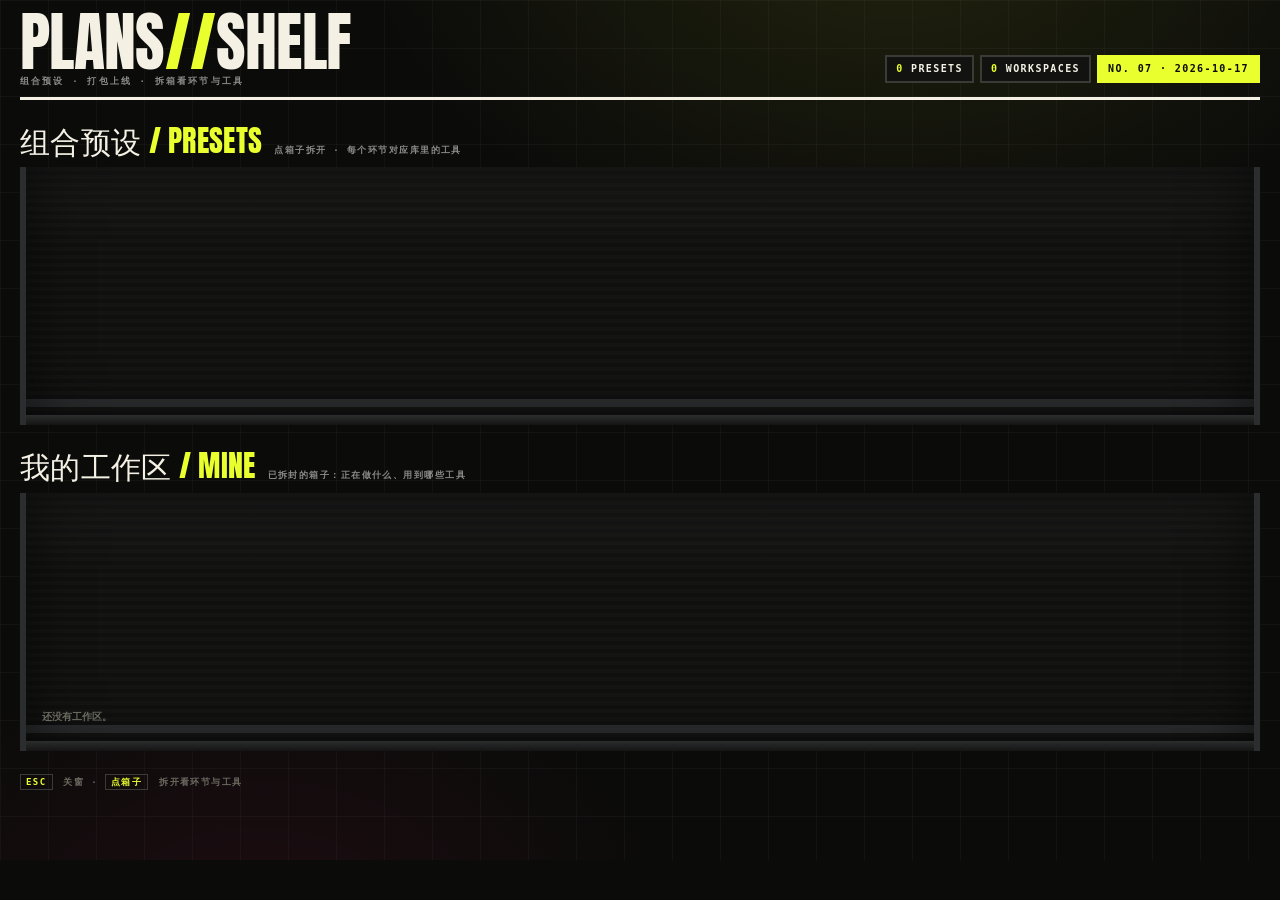
<file: tools/plans-shelf.html>
<!DOCTYPE html>
<html lang="zh-CN">
<head>
<meta charset="utf-8">
<title>计划与工作区 · 货架</title>
<style>
@font-face{font-family:"Bebas";src:url("../../assets/fonts/BebasNeue-Regular.ttf") format("truetype");font-weight:400;font-display:swap}
@font-face{font-family:"Big";src:url("../../assets/anton-latin.woff2") format("woff2");font-weight:400;font-display:swap}
@font-face{font-family:"MonoX";src:url("../../assets/fonts/SpecialElite-Regular.ttf") format("truetype");font-display:swap}
:root{
  --ink:#0a0a0a;--paper:#f4f1e4;--kraft:#b98a5a;--kraft2:#8a5f36;
  --fluoro:#e9ff2e;--magenta:#ff1f6b;--grey:#8a8a86;--steel:#3a3d3e;
  --mono:SFMono-Regular,Consolas,monospace;
  --pd-bg:#f4f1e4;--pd-ink:#141412;--pd-ink2:#4a463a;--pd-accent:#ff1f6b;--pd-accent2:#e9ff2e;--pd-rule:#cfc6b2;--pd-note:#efe7d2;
}
*{box-sizing:border-box}
html,body{margin:0;background:#0b0b0a;color:var(--paper);font:14px/1.5 "Noto Sans SC","Microsoft YaHei UI",system-ui,sans-serif}
body{background-image:
  radial-gradient(900px 600px at 70% -10%,rgba(233,255,46,.10),transparent 60%),
  radial-gradient(700px 500px at 20% 110%,rgba(255,31,107,.08),transparent 60%),
  linear-gradient(rgba(255,255,255,.03) 1px,transparent 1px),
  linear-gradient(90deg,rgba(255,255,255,.03) 1px,transparent 1px);
  background-size:auto,auto,48px 48px,48px 48px}
.wrap{max-width:1320px;margin:0 auto;padding:16px 20px 70px}
/* HUD 头 */
.hud{display:flex;align-items:flex-end;justify-content:space-between;gap:18px;border-bottom:3px solid var(--paper);padding-bottom:8px}
.hud h1{margin:0;font:400 64px/.82 "Big",Impact,sans-serif;letter-spacing:-.01em}
.hud h1 i{font-style:normal;color:var(--fluoro)}
.hud .sub{margin:6px 0 0;font:700 9px/1.6 var(--mono);letter-spacing:.24em;color:var(--grey);text-transform:uppercase}
.hud .meta{display:flex;gap:6px;flex-wrap:wrap;padding-bottom:6px}
.hud .meta span{font:700 10px/1 var(--mono);letter-spacing:.14em;border:2px solid #3a3a36;padding:7px 9px;background:#121210;color:var(--paper)}
.hud .meta b{color:var(--fluoro)}

/* 货架 */
.rack{margin-top:26px;position:relative}
.rack-head{display:flex;align-items:baseline;gap:12px;margin:0 0 10px}
.rack-head h2{margin:0;font:400 30px/1 "Big",Impact,sans-serif;letter-spacing:.01em;color:var(--paper);text-transform:uppercase}
.rack-head h2 span{color:var(--fluoro)}
.rack-head .hint{font:700 9px/1.6 var(--mono);letter-spacing:.16em;color:var(--grey);text-transform:uppercase}
.shelf{position:relative;padding:22px 16px 26px;border-left:6px solid #2b2d2e;border-right:6px solid #2b2d2e;
  background:
    repeating-linear-gradient(180deg,transparent 0 232px,#2b2d2e 232px 240px),
    linear-gradient(180deg,rgba(255,255,255,.035),transparent 30%),
    repeating-linear-gradient(180deg,#141413 0 4px,#101010 4px 8px);
  box-shadow:inset 0 0 60px rgba(0,0,0,.6)}
.shelf::after{content:"";position:absolute;left:0;right:0;bottom:0;height:10px;background:linear-gradient(180deg,#2b2d2e,#141413)}
.rack + .rack .shelf{margin-top:6px}
.boxes{display:flex;flex-wrap:wrap;gap:22px 18px;align-items:flex-end;min-height:210px}

/* 纸箱 */
.box{position:relative;width:250px;min-height:190px;padding:14px 12px 12px;cursor:pointer;
  background:linear-gradient(160deg,#c09363,#a97a49 55%,#8a5f36);
  box-shadow:0 18px 26px -16px rgba(0,0,0,.9),inset 0 0 0 2px rgba(0,0,0,.18);
  transform:rotate(var(--r,0deg));transition:box-shadow .15s ease,outline-color .15s ease;outline:2px solid transparent;outline-offset:3px}
.box:hover{box-shadow:0 22px 34px -16px rgba(0,0,0,.95);outline-color:var(--fluoro);transform:rotate(var(--r,0deg)) translateY(-4px)}
@keyframes boxIn{from{opacity:0;transform:rotate(var(--r,0deg)) translateY(10px)}to{opacity:1;transform:rotate(var(--r,0deg)) translateY(0)}}
.boxes>.box{animation:boxIn .46s cubic-bezier(.2,.8,.2,1) both}
.boxes>.box:nth-child(2){animation-delay:.05s}
.boxes>.box:nth-child(3){animation-delay:.1s}
.boxes>.box:nth-child(4){animation-delay:.15s}
.boxes>.box:nth-child(5){animation-delay:.2s}
.boxes>.box:nth-child(6){animation-delay:.25s}
.boxes>.box:nth-child(7){animation-delay:.3s}
.boxes>.box:nth-child(8){animation-delay:.35s}
@media (prefers-reduced-motion:reduce){.boxes>.box{animation:none!important}}
.box .flaps{position:absolute;left:0;right:0;top:-10px;height:14px;background:linear-gradient(180deg,#d8ab79,#b98a5a);border:2px solid rgba(0,0,0,.25);border-bottom:0}
.box .tapes{position:absolute;left:50%;top:-6px;width:34px;height:26px;margin-left:-17px;background:var(--fluoro);opacity:.92;
  box-shadow:0 2px 0 rgba(0,0,0,.25);transform:rotate(-1deg)}
.box .label{position:relative;background:#f6f2e2;color:#141412;border:2px solid #141412;padding:9px 9px 8px;font-family:var(--mono);
  box-shadow:3px 3px 0 rgba(0,0,0,.35);transform:rotate(-.6deg)}
.box .label .top{display:flex;justify-content:space-between;font:700 8px/1.3 var(--mono);letter-spacing:.14em;color:#5a5a52;text-transform:uppercase}
.box .label .to{font:700 8px/1.4 var(--mono);letter-spacing:.1em;color:#8a2b1f;margin-top:2px}
.box .label .nm{margin:5px 0 4px;font:700 15px/1.2 var(--sans);letter-spacing:-.02em;color:#0a0a0a}
.box .label .ln{font:600 9px/1.5 var(--mono);color:#4a4a42}
.box .label .bc{display:flex;align-items:flex-end;gap:1px;height:22px;margin-top:6px}
.box .label .bc i{display:block;width:2px;height:100%;background:#141412}
.box .label .bc i:nth-child(3n){width:3px}
.box .label .bc i:nth-child(4n){height:70%}
.box .label .id{font:700 7px/1 var(--mono);letter-spacing:.16em;color:#6a6a60;margin-top:3px}
.box .tag{position:absolute;right:8px;top:8px;background:var(--magenta);color:#fff;font:700 8px/1 var(--mono);letter-spacing:.12em;padding:4px 6px;transform:rotate(4deg)}
.box.opened{background:linear-gradient(160deg,#b4895a,#96703f 60%,#7a5230)}
.box.opened .flaps{height:0;border:0;background:none}
.box.opened .inner{position:absolute;left:8px;right:8px;top:-16px;height:16px;background:#3a2a1c;border:2px solid rgba(0,0,0,.4);border-bottom:0}

/* 详情明细 */
.pmeta{display:flex;flex-wrap:wrap;gap:6px;margin:10px 0 0}
.pmeta span{font:700 9px/1 var(--mono);letter-spacing:.14em;border:1px solid #3a3a36;padding:6px 8px;color:#cfc9b8}
.pmeta b{color:var(--fluoro)}
.crit{display:flex;flex-wrap:wrap;gap:4px;margin:0 0 7px}
.crit span{font:700 8.5px/1.2 var(--mono);letter-spacing:.08em;padding:4px 6px;border:1px dashed #3a3a36;color:#9a968a}
.tlist{border-top:1px solid #2a2a27;scrollbar-width:thin;scrollbar-color:#3a3a36 #141413}
.trow{display:flex;gap:10px;align-items:baseline;padding:7px 2px;border-bottom:1px solid #232320;font:600 10.5px/1.5 var(--mono);color:#d8d3c2}
.trow .tn{flex:0 0 210px;color:var(--paper);word-break:break-all}
.trow .best{display:inline-block;margin-left:6px;background:var(--magenta);color:#fff;font:700 8px/1 var(--mono);letter-spacing:.1em;padding:3px 5px;vertical-align:2px}
.trow .ts{flex:0 0 62px;color:var(--fluoro)}
.trow .tt{flex:0 0 56px;font-size:9px;letter-spacing:.08em;border:1px solid #3a3a36;padding:3px 5px;text-align:center;color:#cfc9b8}
.trow .tt.S{background:var(--fluoro);color:#0a0a0a;border-color:var(--fluoro)}
.trow .to{flex:1 1 auto;min-width:0;font:400 11px/1.55 "Noto Serif SC","Songti SC",serif;color:#a8a394}
.trow .tl{flex:0 0 52px;font-size:8.5px;letter-spacing:.06em;color:#7a766a;white-space:nowrap;overflow:hidden;text-overflow:ellipsis}
.trow .tlk{flex:0 0 16px;color:var(--fluoro);text-decoration:none;font-size:12px}
.trow .tlk:hover{color:var(--magenta)}
.trow .ok{color:var(--fluoro);font-size:9px}
.pd .sec h4{display:flex;justify-content:space-between;align-items:baseline}
.pd .sec h4 i{font-style:normal;color:#6a6a60;font-weight:600;letter-spacing:.1em}
@media (max-width:760px){.trow{flex-wrap:wrap}.trow .tn{flex:1 1 100%}.trow .to{flex:1 1 100%}}
/* 详情浮窗 */
.pd-wrap{position:fixed;inset:0;z-index:9999;display:none;align-items:center;justify-content:center;padding:22px}
.pd-wrap.on{display:flex}
.pd-mask{position:absolute;inset:0;background:rgba(8,8,7,.55);backdrop-filter:blur(14px);-webkit-backdrop-filter:blur(14px)}
.pd{position:relative;width:min(900px,94vw);max-height:88vh;overflow:auto;background:#141413;color:var(--paper);
  border:3px solid var(--paper);box-shadow:12px 12px 0 var(--fluoro);padding:24px 26px 22px}
.pd .x{position:absolute;right:12px;top:12px;width:32px;height:32px;background:none;border:2px solid var(--paper);color:var(--paper);font:400 18px/1 var(--mono);cursor:pointer}
.pd .x:hover{background:var(--magenta);border-color:var(--magenta)}
.pd .k{font:700 9px/1 var(--mono);letter-spacing:.22em;color:var(--fluoro);text-transform:uppercase}
.pd h3{margin:6px 0 4px;font:400 40px/1 "Big",Impact,sans-serif;letter-spacing:.01em}
.pd .intro{margin:0 0 14px;font:400 13.5px/1.7 "Noto Serif SC","Songti SC",serif;color:#d8d3c2}
.pd .sec{border-top:1px solid #3a3a36;padding-top:12px;margin-top:12px}
.pd .sec h4{margin:0 0 8px;font:700 9px/1 var(--mono);letter-spacing:.2em;color:var(--grey);text-transform:uppercase}
.role{display:block;padding:12px 0 14px;border-bottom:1px dashed #33332f}
.role .r{font:700 14px/1.3 var(--sans);color:var(--fluoro);margin-bottom:4px}
.role .r small{display:inline-block;font:600 9px/1.5 var(--mono);letter-spacing:.1em;color:var(--grey);margin-left:10px;vertical-align:2px}
.role .w{font:400 12.5px/1.6 "Noto Serif SC",serif;color:#cfc9b8;margin:0 0 6px}
.pd .tools{display:flex;flex-wrap:wrap;gap:5px}
.role .tools{display:flex;flex-wrap:wrap;gap:5px}
.pd .tools span{font:700 9px/1.3 var(--mono);border:1px solid #3a3a36;padding:4px 6px;color:#d8d3c2}
.pd .tools span b{color:var(--fluoro)}
.pd .note{background:#1b1b19;border-left:3px solid var(--magenta);padding:10px 12px;font:400 12.5px/1.75 "Noto Serif SC",serif;color:#cfc9b8;white-space:pre-wrap}
.pd .foot{margin-top:14px;display:flex;flex-wrap:wrap;gap:8px;align-items:center}
.pd .foot .st{font:700 9px/1 var(--mono);letter-spacing:.14em;padding:6px 8px;border:2px solid var(--fluoro);color:var(--fluoro)}
.pd .foot .st.done{background:var(--fluoro);color:#0a0a0a}
.pd .foot .meta{font:600 9px/1.6 var(--mono);color:var(--grey);letter-spacing:.1em}
.keyhint{margin-top:24px;font:700 9px/1.7 var(--mono);letter-spacing:.16em;color:#6a6a60;text-transform:uppercase}
.keyhint b{color:var(--fluoro);border:1.5px solid #3a3a36;padding:2px 5px;margin-right:4px}
@media (max-width:760px){.hud h1{font-size:44px}.boxes{gap:16px}.box{width:100%}.role{grid-template-columns:1fr}}
</style>
  <link rel="stylesheet" href="../../assets/ui/motion.css">
</head>
<body data-motion-page="plans">
<div class="wrap">
  <header class="hud">
    <div>
      <h1>PLANS<i>//</i>SHELF</h1>
      <p class="sub">组合预设 · 打包上线 · 拆箱看环节与工具</p>
    </div>
    <div class="meta">
      <span><b id="nPlan">0</b> PRESETS</span>
      <span><b id="nWs">0</b> WORKSPACES</span>
      <span class="y" style="background:var(--fluoro);color:#0a0a0a;border-color:var(--fluoro)">NO. 07 · 2026-10-17</span>
    </div>
  </header>

  <section class="rack">
    <div class="rack-head"><h2>组合预设<span> / PRESETS</span></h2><span class="hint">点箱子拆开 · 每个环节对应库里的工具</span></div>
    <div class="shelf"><div class="boxes" id="presetBoxes"></div></div>
  </section>

  <section class="rack">
    <div class="rack-head"><h2>我的工作区<span> / MINE</span></h2><span class="hint">已拆封的箱子：正在做什么、用到哪些工具</span></div>
    <div class="shelf"><div class="boxes" id="wsBoxes"></div></div>
  </section>

  <div class="keyhint"><b>ESC</b> 关窗 · <b>点箱子</b> 拆开看环节与工具</div>
</div>

<div class="pd-wrap" id="pd">
  <div class="pd-mask" id="pdMask"></div>
  <div class="pd" role="dialog" aria-modal="true" id="pdBody"></div>
</div>

<script>
var PLANS = /*__PLANS__*/[];
var WS = /*__WS__*/[];

(function () {
  function tierCn(t) { return ({ S: 'S 档', A: 'A 档', B: 'B 档', C: 'C 档', D: 'D 档', dropped: 'D 档' })[t] || (t ? t + ' 档' : 'D 档'); }
  function esc(s) { return String(s == null ? '' : s).replace(/[&<>"]/g, function (c) { return { '&': '&amp;', '<': '&lt;', '>': '&gt;', '"': '&quot;' }[c]; }); }
  function hash(s) { var h = 0; s = String(s); for (var i = 0; i < s.length; i++) { h = (h * 31 + s.charCodeAt(i)) | 0; } return Math.abs(h); }
  function rot(id) { return ((hash(id) % 5) - 2) * 0.8; }
  function barcode(seed) {
    var h = hash(seed), out = '';
    for (var i = 0; i < 26; i++) { h = (h * 1103515245 + 12345) | 0; out += '<i style="height:' + (55 + (Math.abs(h) % 46)) + '%"></i>'; }
    return '<div class="bc">' + out + '</div>';
  }
  function box(p, kind) {
    var r = rot(p.id);
    return '<article class="box' + (kind === 'ws' ? ' opened' : '') + '" data-id="' + esc(p.id) + '" style="--r:' + r.toFixed(1) + 'deg">'
      + '<div class="flaps"></div><div class="tapes"></div>'
      + (kind === 'ws' ? '<div class="inner"></div>' : '')
      + '<div class="label">'
      + '<div class="top"><span>' + (kind === 'ws' ? 'WORKSPACE' : 'PRESET') + '</span><span>' + (kind === 'ws' ? (p.status || '—') : 'BOX ' + String(p.no).padStart(2, '0')) + '</span></div>'
      + '<div class="to">TO: 你的工作台</div>'
      + '<div class="nm">' + esc(p.name) + '</div>'
      + (kind === 'ws'
        ? '<div class="ln">' + (p.tools || []).length + ' 件工具 · 已完成 ' + (p.done || []).length + '</div>'
        : '<div class="ln">' + (p.roles || []).length + ' 个环节 · ' + (p.toolCount || 0) + ' 件工具</div>')
      + barcode(p.id)
      + '<div class="id">' + esc(p.id) + '</div>'
      + '</div>'
      + '</article>';
  }

  var pb = document.getElementById('presetBoxes'), wb = document.getElementById('wsBoxes');
  pb.innerHTML = PLANS.map(function (p, i) { p.no = i + 1; return box(p, 'preset'); }).join('');
  wb.innerHTML = WS.length ? WS.map(function (w) { return box(w, 'ws'); }).join('') : '<div style="color:#6a6a60;font:700 10px/1.6 var(--mono)">还没有工作区。</div>';
  document.getElementById('nPlan').textContent = PLANS.length;
  document.getElementById('nWs').textContent = WS.length;

  var pd = document.getElementById('pd'), body = document.getElementById('pdBody');
  function close() { pd.classList.remove('on'); document.documentElement.style.overflow = ''; }
  document.getElementById('pdMask').onclick = close;
  document.addEventListener('keydown', function (e) { if (e.key === 'Escape') { close(); } });

  function trow(t, i, isWs, bestIdx) {
    return '<div class="trow">'
      + '<span class="tn">' + esc(t.name) + (i === bestIdx && !isWs ? '<i class="best">首选</i>' : '') + '</span>'
      + '<span class="ts">★ ' + (t.stars || 0) + '</span>'
      + '<span class="tt ' + esc(t.tier || '') + '">' + esc(tierCn(t.tier)) + '</span>'
      + '<span class="tl">' + esc(t.lic || '—') + '</span>'
      + '<a class="tlk" href="https://github.com/' + esc(t.name) + '" target="_blank" rel="noopener" title="在 GitHub 打开">↗</a>'
      + '<span class="to">' + esc(t.one || '（缺：一句话说明）') + '</span>'
      + (isWs && t.done ? '<span class="ok">✓ 已完成</span>' : '')
      + '</div>';
  }
  function openPlan(p) {
    var html = '<button class="x">×</button><div class="k">PRESET · ' + esc(p.id) + '</div><h3>' + esc(p.name) + '</h3>'
      + '<p class="intro">' + esc(p.intro || '') + '</p>'
      + '<div class="pmeta">'
      + '<span><b>' + (p.roles || []).length + '</b> 个环节</span>'
      + '<span><b>' + (p.toolCount || 0) + '</b> 件可用工具（去重）</span>'
      + '<span><b>' + ((p.triggers || []).length) + '</b> 个触发词</span>'
      + '<span>' + esc(p.id) + '</span>'
      + '</div>';
    if (p.triggers && p.triggers.length) {
      html += '<div class="sec"><h4>什么时候用（触发词）</h4><div class="tools">' + p.triggers.map(function (t) { return '<span>' + esc(t) + '</span>'; }).join('') + '</div></div>';
    }
    html += '<div class="sec"><h4>拆箱 · 每个环节与工具<i>工具由本地库按二级分类 / 功能标签自动匹配，按 star 排序 · 首选已标出</i></h4>';
    (p.roles || []).forEach(function (r, idx) {
      var crit = '';
      ((r.crit && r.crit.l2) || []).forEach(function (x) { crit += '<span>二级分类 · ' + esc(x) + '</span>'; });
      ((r.crit && r.crit.ft) || []).forEach(function (x) { crit += '<span>功能标签 · ' + esc(x) + '</span>'; });
      var best = 0;
      for (var bi = 0; bi < (r.tools || []).length; bi++) { if (['S', 'A', 'B'].indexOf(r.tools[bi].tier) >= 0) { best = bi; break; } }
      html += '<div class="role"><div class="r">' + String(idx + 1).padStart(2, '0') + ' · ' + esc(r.role) + '<small>' + (r.n || 0) + ' 条可用</small></div><div>'
        + '<p class="w">' + esc(r.why || '') + '</p>'
        + (crit ? '<div class="crit">' + crit + '</div>' : '')
        + '<div class="tlist">' + (r.tools || []).map(function (t, i) { return trow(t, i, false, best); }).join('') + '</div>'
        + '</div></div>';
    });
    html += '</div>';
    body.innerHTML = html;
    body.querySelector('.x').onclick = close;
    pd.classList.add('on'); document.documentElement.style.overflow = 'hidden'; body.scrollTop = 0;
  }

  function openWs(w) {
    var doneN = (w.tools || []).filter(function (t) { return t.done; }).length;
    var html = '<button class="x">×</button><div class="k">WORKSPACE · ' + esc(w.id) + '</div><h3>' + esc(w.name) + '</h3>'
      + '<p class="intro">' + esc(w.goal || '（缺：目标）') + '</p>'
      + '<div class="pmeta">'
      + '<span>状态 <b>' + esc(w.status || '—') + '</b></span>'
      + '<span><b>' + (w.tools || []).length + '</b> 件工具</span>'
      + '<span><b>' + doneN + '</b> 件已完成</span>'
      + '<span>' + esc(w.created || '') + ' → ' + esc(w.updated || '') + '</span>'
      + '</div>';
    html += '<div class="sec"><h4>用到的工具<i>✓ 表示已完成</i></h4><div class="tlist" style="max-height:none">'
      + (w.tools || []).map(function (t) { return trow(t, -1, true); }).join('')
      + '</div></div>';
    if (w.note) { html += '<div class="sec"><h4>备注 · 用户原话</h4><div class="note">' + esc(w.note) + '</div></div>'; }
    html += '<div class="foot"><span class="st' + (w.status === '完成' ? ' done' : '') + '">' + esc(w.status || '—') + '</span>'
      + '<span class="meta">' + esc(w.created || '') + ' → ' + esc(w.updated || '') + '</span></div>';
    body.innerHTML = html;
    body.querySelector('.x').onclick = close;
    pd.classList.add('on'); document.documentElement.style.overflow = 'hidden'; body.scrollTop = 0;
  }

  function bind(list, opener) {
    [].forEach.call(document.querySelectorAll('.box'), function (el) {
      el.addEventListener('click', function () {
        var id = el.getAttribute('data-id');
        for (var i = 0; i < list.length; i++) { if (list[i].id === id) { opener(list[i]); return; } }
      });
    });
  }
  bind(PLANS, openPlan); bind(WS, openWs);
  var qid = new URLSearchParams(location.search).get('open');
  if (qid) {
    PLANS.forEach(function (p) { if (p.id === qid) { openPlan(p); } });
    WS.forEach(function (w) { if (w.id === qid) { openWs(w); } });
  }

  /* 站点外壳的快捷键（1–4 / G / ESC）转发：焦点在页面里也能用 */
  document.addEventListener('keydown', function (e) {
    var t = e.target;
    if (t && /^(INPUT|TEXTAREA|SELECT)$/.test(t.tagName)) { return; }
    if (/^[1-4gG]$/.test(e.key) || e.key === 'Escape') {
      try { parent.postMessage({ __archiveKey: e.key }, '*'); } catch (err) {}
    }
  });
})();
</script>
  <script src="../../assets/ui/motion.js" defer></script>
</body>
</html>
</file>
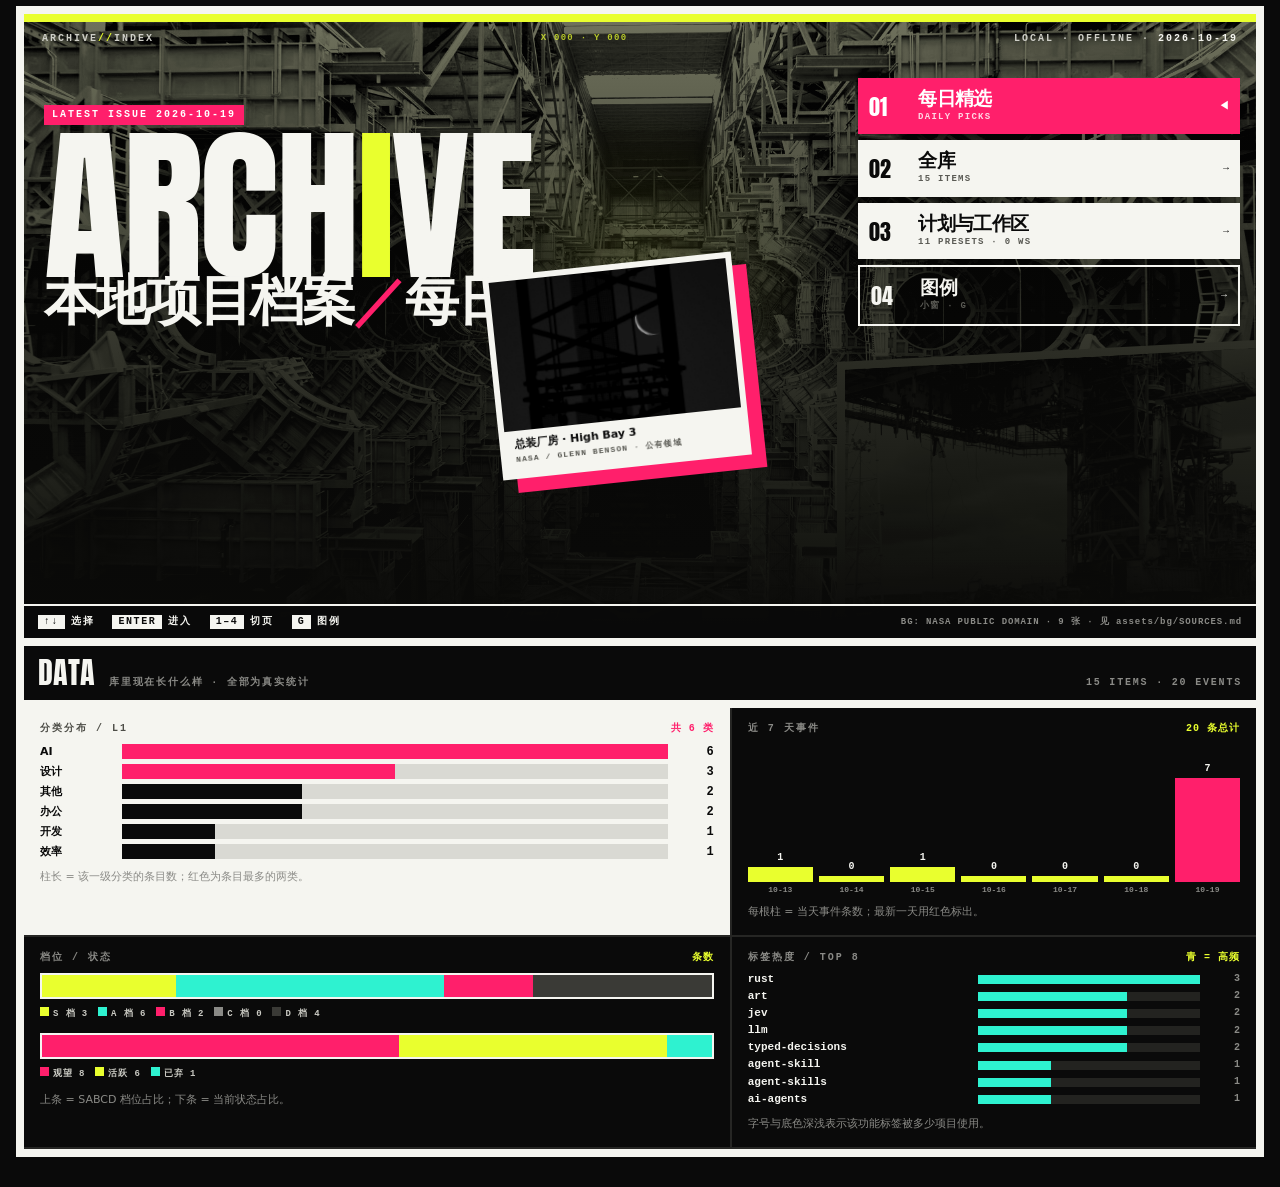
<file: data/site/home-brutal-token.generated.html>
<!DOCTYPE html>
<html lang="zh-CN">
<head>
<meta charset="utf-8">
<title>首页 · 后朋克 × 粗野主义</title>
<style>
/* ============================================================================
   依据：
   · 视觉 ← 用户 brief「后朋克 × 粗野主义」：黑白高反差 / 荧光色 / 巨大标题 /
            不对称分割 / 杂志拼贴；重点观察：大标题建立焦点、图片打破网格、醒目色引导视线
   · 背景照 ← assets/bg/（NASA 公有领域，署名见 SOURCES.md），**本地文件，非在线链接**
   · 巨字 ← assets/anton-latin.woff2（OFL，已登记 THIRD-PARTY.md）
   · 数据 ← 真实：全部由 tools/build-samples.ps1 从 data/ 注入（库内条数 / 事件 / 分类 / 标签）
   ============================================================================ */
@font-face{font-family:"Anton";src:url("../../assets/anton-latin.woff2") format("woff2");font-weight:400;font-display:swap}
:root{
  --ink:#0a0a0a; --ink-2:#131313; --paper:#f5f5f0; --paper-2:#e6e6e0;
  --fluoro:#e9ff2e; --magenta:#ff1f6b; --cyan:#2ef2d0; --grey:#8a8a86;
  --rule:8px; --snap:90ms; --snap-ease:linear;
  --anton:"Anton","Arial Narrow",Impact,sans-serif;
  --mono:SFMono-Regular,Menlo,Consolas,monospace;
  --sans:"Noto Sans SC","Microsoft YaHei UI",system-ui,sans-serif;
}
*{box-sizing:border-box}
html,body{margin:0;background:var(--ink);color:var(--paper);font:15px/1.45 var(--sans)}
.cap{padding:14px 22px 6px;font:11px/1 var(--mono);letter-spacing:.18em;color:#5f5f5a;display:none}
.cap b{color:var(--fluoro);letter-spacing:.06em;font-size:12px}
.giant{font-family:var(--anton);font-weight:400;line-height:.82;letter-spacing:-.02em;text-transform:uppercase}
.mono{font:600 10px/1.5 var(--mono);letter-spacing:.18em;text-transform:uppercase}

/* ---------- 首页上半：照片背景 + 巨字 ---------- */
.hero{position:relative;height:640px;margin:6px 16px 0;overflow:hidden;border:var(--rule) solid var(--paper)}
/* 真照片：灰度 + 提对比 + 压暗 ⇒ 粗野主义的"印刷照片"质感 */
.hero .photo{position:absolute;inset:0;background:#0a0a0a center/cover no-repeat;
  background-image:url("../../assets/bg/nasa-vab-highbay.jpg");
  background-position:50% 50%;transition:background-position .16s linear;
  filter:grayscale(1) contrast(1.45) brightness(.5);transform:scale(1.04)}
.hero::after{content:"";position:absolute;inset:0;z-index:4;pointer-events:none;opacity:0;transition:opacity .25s ease;
  background:radial-gradient(340px circle at var(--mx,50%) var(--my,50%),rgba(233,255,46,.11),transparent 62%)}
.hero.lit::after{opacity:1}
.hero .w1{animation:homeW1 .55s cubic-bezier(.2,.8,.2,1) both}
.hero .w2{animation:homeW2 .55s cubic-bezier(.2,.8,.2,1) .1s both}
.hero .kick{animation:homeW2 .4s ease-out .22s both}
@keyframes homeW1{from{opacity:0;transform:translateY(14px)}to{opacity:1;transform:none}}
@keyframes homeW2{from{opacity:0;transform:translateY(10px)}to{opacity:1;transform:none}}
@media (prefers-reduced-motion:reduce){.hero .w1,.hero .w2,.hero .kick{animation:none!important}.hero::after{display:none}}
/* 双色调覆盖：荧光黄压暗部 ⇒ 印刷感；品红只留在右下角 */
.hero .duo{position:absolute;inset:0;background:linear-gradient(180deg,rgba(10,10,10,.15) 0%,rgba(10,10,10,.72) 62%,#0a0a0a 100%);mix-blend-mode:normal}
.hero .duo::after{content:"";position:absolute;inset:0;background:var(--fluoro);mix-blend-mode:color;opacity:.16}
.hero .corner{position:absolute;right:0;bottom:0;width:34%;height:46%;
  background-image:url("../../assets/bg/nasa-pad39b-steel.jpg");background-size:cover;background-position:center;
  filter:grayscale(1) contrast(1.5) brightness(.42);border-top:var(--rule) solid var(--fluoro);border-left:var(--rule) solid var(--fluoro);
  transform:skewY(-3deg)}
.hero .toprule{position:absolute;left:0;right:0;top:0;height:var(--rule);background:var(--fluoro);z-index:5}
.hero .meta{position:absolute;left:18px;right:18px;top:20px;display:flex;justify-content:space-between;z-index:6;

  font:600 10px/1 var(--mono);letter-spacing:.2em;color:#cfcfc8;text-transform:uppercase}
.hero .meta b{color:var(--paper)}
.hero .hud{color:var(--fluoro);opacity:.75;font-size:9px;letter-spacing:.14em}
.hero .words{position:absolute;left:20px;top:88px;z-index:6;width:62%}
.hero .kick{display:inline-block;background:var(--magenta);color:#fff;font:600 10px/1 var(--mono);
  letter-spacing:.2em;padding:5px 8px;margin-bottom:12px;text-transform:uppercase}
.hero .w1{font-size:168px;margin:0;color:var(--paper);text-shadow:0 0 0 rgba(0,0,0,0)}
.hero .w1 em{font-style:normal;color:var(--fluoro)}
.hero .w2{font-size:54px;font-weight:900;line-height:.95;letter-spacing:-.045em;margin:0}
.hero .w2 i{font-style:normal;color:var(--magenta)}
/* 拼贴：一张旋转的照片卡，压住巨字（"图片打破规则网格"） */
.hero .snap{position:absolute;left:38%;top:250px;width:250px;transform:rotate(-6deg);z-index:7;
  border:6px solid var(--paper);box-shadow:14px 14px 0 var(--magenta)}
.hero .snap .ph{height:150px;background:#111 center/cover;filter:grayscale(1) contrast(1.4) brightness(.62);
  background-image:url("../../assets/bg/nasa-mobile-launcher.jpg")}
.hero .snap .tx{background:var(--paper);color:var(--ink);padding:7px 9px;font:800 11px/1.3 var(--sans)}
.hero .snap .tx span{display:block;font:600 8px/1.5 var(--mono);letter-spacing:.14em;color:#55554f;margin-top:2px}
/* 右侧导航槽位（游戏选项感） */
.hero .slots{position:absolute;right:16px;top:64px;width:31%;z-index:8;display:flex;flex-direction:column;gap:6px}
.hero .slot{display:grid;grid-template-columns:40px 1fr auto;align-items:center;gap:9px;text-decoration:none;
  background:var(--paper);color:var(--ink);padding:11px 11px 10px;
  transition:transform var(--snap) var(--snap-ease),background var(--snap) var(--snap-ease),color var(--snap) var(--snap-ease)}
.hero .slot .no{font-family:var(--anton);font-size:22px;line-height:1}
.hero .slot .t{font:900 19px/1.05 var(--sans);letter-spacing:-.03em}
.hero .slot .t small{display:block;font:600 9px/1.5 var(--mono);letter-spacing:.14em;color:#5a5a54;margin-top:2px}
.hero .slot .go{font:600 10px/1 var(--mono)}
.hero .slot:hover{transform:translateX(-6px)}
.hero .slot.sel{background:var(--magenta);color:#fff}
.hero .slot.sel .t small{color:rgba(255,255,255,.82)}
.hero .slot.ghost{background:transparent;color:var(--paper);border:2px solid var(--paper)}
.hero .slot.ghost:hover{background:var(--fluoro);color:var(--ink);border-color:var(--fluoro)}
.hero .slot.ghost:hover .t small{color:#3d3d38}
.hero .cmd{position:absolute;left:0;right:0;bottom:0;display:flex;align-items:center;gap:18px;z-index:9;
  padding:9px 14px;border-top:2px solid var(--paper);background:rgba(10,10,10,.92)}
.hero .cmd .k{font:600 10px/1 var(--mono);letter-spacing:.16em}
.hero .cmd .k b{display:inline-block;background:var(--paper);color:var(--ink);padding:2px 6px;margin-right:6px}
.hero .cmd .sp{flex:1}
.hero .cmd .credit{font:600 9px/1 var(--mono);letter-spacing:.1em;color:var(--grey)}

/* ---------- 首页下半：可视化区（不是日报） ---------- */
.viz{margin:0 16px 30px;border:var(--rule) solid var(--paper);border-top:0;background:var(--ink)}
.viz .head{display:flex;align-items:baseline;gap:14px;padding:12px 14px;border-bottom:var(--rule) solid var(--paper)}
.viz .head .t{font-family:var(--anton);font-size:30px;line-height:1}
.viz .head .s{font:600 10px/1 var(--mono);letter-spacing:.18em;color:var(--grey);text-transform:uppercase}
.viz .head .sp{flex:1}
.viz .grid{display:grid;grid-template-columns:1.35fr 1fr;gap:0}
.viz .cell{padding:16px 16px 14px;border-right:2px solid #262624;border-bottom:2px solid #262624}
.viz .cell:nth-child(2n){border-right:0}
.viz .cell.wide{grid-column:1 / -1;border-right:0}
.viz .lb{display:flex;justify-content:space-between;align-items:baseline;margin-bottom:10px}
.viz .lb b{font:600 10px/1 var(--mono);letter-spacing:.2em;color:var(--grey);text-transform:uppercase}
.viz .lb i{font:600 10px/1 var(--mono);font-style:normal;color:var(--fluoro);letter-spacing:.1em}
.viz .chart-note{margin:10px 0 0;font:400 11px/1.5 var(--sans);color:#8a8a86}
/* 分类条：硬条 + 数字 */
.vrow{display:grid;grid-template-columns:74px 1fr 38px;gap:8px;align-items:center;margin-bottom:5px}
.vrow span{font:700 11px/1.2 var(--sans);letter-spacing:-.01em}
.vrow .bar{height:15px;background:#232320;position:relative}
.vrow .bar i{position:absolute;left:0;top:0;bottom:0;background:var(--fluoro)}
.vrow .bar i.m{background:var(--magenta)}
.vrow b{font:700 12px/1 var(--mono);color:var(--paper);text-align:right}
/* 反白面板（粗野主义的"翻页"对比）：一整块纸白压在黑场上，立刻打破单调 */
.viz .cell.inv{background:var(--paper);color:var(--ink)}
.viz .cell.inv .lb b{color:#4d4d47}
.viz .cell.inv .lb i{color:var(--magenta)}
.viz .cell.inv .vrow span{color:var(--ink)}
.viz .cell.inv .vrow .bar{background:#d9d9d3}
.viz .cell.inv .vrow .bar i{background:var(--ink)}
.viz .cell.inv .vrow .bar i.m{background:var(--magenta)}
.viz .cell.inv .vrow b{color:var(--ink)}
/* 7 天柱 */
.spark{display:flex;align-items:flex-end;gap:6px;height:150px}
.spark .c{flex:1;display:flex;flex-direction:column;justify-content:flex-end;align-items:center;gap:4px}
.spark .c i{width:100%;background:var(--fluoro)}
.spark .c:last-child i{background:var(--magenta)}
.spark .c b{font:700 10px/1 var(--mono)}
.spark .c span{font:600 8px/1 var(--mono);color:var(--grey)}
/* 档位/状态堆叠 */
.stack{display:flex;height:26px;border:2px solid var(--paper);margin-bottom:8px}
.stack i{display:block;height:100%}
.leg{display:flex;flex-wrap:wrap;gap:10px;font:600 9px/1.5 var(--mono);letter-spacing:.1em;color:#c9c9c2;text-transform:uppercase}
.leg i{width:9px;height:9px;display:inline-block;margin-right:4px}
/* 标签热度 */
.tags{display:flex;flex-direction:column;gap:4px}
.tags .tr{display:grid;grid-template-columns:1fr 1fr 32px;gap:8px;align-items:center}
.tags .tr span{font:700 11px/1.2 var(--mono);letter-spacing:0}
.tags .tr .b{height:9px;background:#232320;position:relative}
.tags .tr .b i{position:absolute;inset:0;right:auto;background:var(--cyan)}
.tags .tr b{font:700 10px/1 var(--mono);color:var(--grey);text-align:right}

@media (prefers-reduced-motion:reduce){*{transition:none!important;animation:none!important}}
@media (max-width:1180px){
  .hero{height:auto;padding:16px 14px 56px}
  .hero .words,.hero .slots,.hero .meta,.hero .snap{position:static;width:auto;transform:none;margin:10px 0}
  .hero .w1{font-size:72px}.hero .w2{font-size:30px}
  .hero .corner{display:none}
  .viz .grid{grid-template-columns:1fr}
  .viz .cell{border-right:0}
}










</style>
  <link rel="stylesheet" href="../../assets/ui/motion.css">
<!-- BUILD-STAMP: build 2026-10-24 16:43 ｜ 数据指纹 C2BDD6A3E5BD ｜ 15 条 -->
</head>
<body data-motion-page="home">

<section class="hero">
  <div class="photo"></div><div class="corner"></div><div class="duo"></div><div class="toprule"></div>
  <div class="meta"><span>ARCHIVE<span style="color:var(--fluoro)">//</span>INDEX</span><span class="hud" id="hudxy">X 000 · Y 000</span><span>LOCAL · OFFLINE · <b>2026-10-19</b></span></div>

  <div class="words">
    <span class="kick">LATEST ISSUE 2026-10-19</span>
    <h1 class="w1 giant">ARCH<em>I</em>VE</h1>
    <h2 class="w2">本地项目档案<i>／</i>每日精选</h2>
  </div>

  <div class="snap">
    <div class="ph"></div>
    <div class="tx">总装厂房 · High Bay 3<span>NASA / GLENN BENSON · 公有领域</span></div>
  </div>

  <div class="slots">
    <a class="slot sel" href="#/daily"><span class="no">01</span><span class="t">每日精选<small>DAILY PICKS</small></span><span class="go">◀</span></a>
    <a class="slot" href="#/all"><span class="no">02</span><span class="t">全库<small>15 ITEMS</small></span><span class="go">→</span></a>
    <a class="slot" href="#/plans"><span class="no">03</span><span class="t">计划与工作区<small>11 PRESETS · 0 WS</small></span><span class="go">→</span></a>
    <a class="slot ghost" href="#/legend"><span class="no">04</span><span class="t">图例<small>小窗 · G</small></span><span class="go">→</span></a>
  </div>

  <div class="cmd">
    <span class="k"><b>↑↓</b>选择</span><span class="k"><b>ENTER</b>进入</span><span class="k"><b>1–4</b>切页</span><span class="k"><b>G</b>图例</span>
    <span class="sp"></span><span class="credit">BG: NASA PUBLIC DOMAIN · 9 张 · 见 assets/bg/SOURCES.md</span>
  </div>
</section>

<section class="viz">
  <div class="head"><span class="t">DATA</span><span class="s">库里现在长什么样 · 全部为真实统计</span><span class="sp"></span><span class="s">15 ITEMS · 20 EVENTS</span></div>
  <div class="grid">
    <div class="cell inv" role="img" aria-label="分类分布柱状图：一级分类条目数">
      <div class="lb"><b>分类分布 / L1</b><i id="catN">共 11 类</i></div>
      <div id="catRows"></div>
      <p class="chart-note">柱长 = 该一级分类的条目数；红色为条目最多的两类。</p>
    </div>
    <div class="cell" role="img" aria-label="近 7 天事件柱状图：每天新增事件数">
      <div class="lb"><b>近 7 天事件</b><i>20 条总计</i></div>
      <div class="spark" id="spark"></div>
      <p class="chart-note">每根柱 = 当天事件条数；最新一天用红色标出。</p>
    </div>
    <div class="cell" role="img" aria-label="档位与状态分布堆叠条">
      <div class="lb"><b>档位 / 状态</b><i>条数</i></div>
      <div id="tierBar" class="stack"></div><div id="tierLeg" class="leg"></div>
      <div style="height:12px"></div>
      <div id="stBar" class="stack"></div><div id="stLeg" class="leg"></div>
      <p class="chart-note">上条 = SABCD 档位占比；下条 = 当前状态占比。</p>
    </div>
    <div class="cell" role="img" aria-label="标签热度前 8 的标签云">
      <div class="lb"><b>标签热度 / TOP 8</b><i>青 = 高频</i></div>
      <div class="tags" id="tagRows"></div>
      <p class="chart-note">字号与底色深浅表示该功能标签被多少项目使用。</p>
    </div>
  </div>
</section>

<script>
const CATS = [{"l1":"AI","n":6},{"l1":"设计","n":3},{"l1":"其他","n":2},{"l1":"办公","n":2},{"l1":"开发","n":1},{"l1":"效率","n":1}];
const TIER = [{"k":"S 档","n":3},{"k":"A 档","n":6},{"k":"B 档","n":2},{"k":"C 档","n":0},{"k":"D 档","n":4}];
const STATUS = [{"k":"观望","n":8},{"k":"活跃","n":6},{"k":"已弃","n":1}];
const SPARK = [{"d":"10-13","n":1},{"d":"10-14","n":0},{"d":"10-15","n":1},{"d":"10-16","n":0},{"d":"10-17","n":0},{"d":"10-18","n":0},{"d":"10-19","n":7}];
const TAGS = [{"t":"rust","n":3},{"t":"art","n":2},{"t":"jev","n":2},{"t":"llm","n":2},{"t":"typed-decisions","n":2},{"t":"agent-skill","n":1},{"t":"agent-skills","n":1},{"t":"ai-agents","n":1}];
(function(){
  const max = Math.max.apply(null, CATS.map(c=>c.n));
  document.getElementById('catN').textContent = '共 ' + CATS.length + ' 类';
  document.getElementById('catRows').innerHTML = CATS.map(function(c,i){
    return '<div class="vrow"><span>'+c.l1+'</span><span class="bar"><i class="'+(i<2?'m':'')+'" style="width:'+Math.max(3,Math.round(c.n/max*100))+'%"></i></span><b>'+c.n+'</b></div>';
  }).join('');
  const smax = Math.max.apply(null, SPARK.map(s=>s.n))||1;
  document.getElementById('spark').innerHTML = SPARK.map(function(s){
    /* 柱高用 px：.spark 是 align-items:flex-end，.c 不会被拉满高，% 高会塌成 0 */
    return '<div class="c"><b>'+s.n+'</b><i style="height:'+Math.max(6,Math.round(s.n/smax*104))+'px"></i><span>'+s.d+'</span></div>';
  }).join('');
  function bar(h,l,rows,pal){
    const t = rows.reduce((s,r)=>s+r.n,0)||1;
    document.getElementById(h).innerHTML = rows.map(function(r,i){return '<i style="width:'+(r.n/t*100)+'%;background:'+pal[i%pal.length]+'"></i>';}).join('');
    document.getElementById(l).innerHTML = rows.map(function(r,i){return '<span><i style="background:'+pal[i%pal.length]+'"></i>'+r.k+' '+r.n+'</span>';}).join('');
  }
  bar('tierBar','tierLeg', TIER, ['#e9ff2e','#2ef2d0','#ff1f6b','#8a8a86','#3a3a36']);
  bar('stBar','stLeg', STATUS, ['#ff1f6b','#e9ff2e','#2ef2d0','#8a8a86']);
  const tmax = Math.max.apply(null, TAGS.map(t=>t.n))||1;
  document.getElementById('tagRows').innerHTML = TAGS.map(function(t){
    return '<div class="tr"><span>'+t.t+'</span><span class="b"><i style="width:'+Math.round(t.n/tmax*100)+'%"></i></span><b>'+t.n+'</b></div>';
  }).join('');
})();

/* 键盘：↑↓ 在四个入口间选择，ENTER 进入；1–4 / G / ESC 转发给站点外壳（在站点内打开时生效） */
(function(){
  var slots=[].slice.call(document.querySelectorAll('.slots .slot')), si=0;
  function sel(i){ si=(i+slots.length)%slots.length; slots.forEach(function(s,j){ s.classList.toggle('sel',j===si); }); }
  function routeTo(h){
    if(!h) return;
    if(window.parent!==window){ try{ parent.postMessage({__archiveRoute:h},'*'); return; }catch(err){} }
    location.hash=h;
  }
  document.addEventListener('keydown',function(e){
    if(e.key==='ArrowDown'||e.key==='ArrowUp'){ e.preventDefault(); sel(si+(e.key==='ArrowDown'?1:-1)); return; }
    if(e.key==='Enter'){ var a=slots[si]; if(a){ e.preventDefault(); routeTo(a.getAttribute('href')); } return; }
    var t=e.target;
    if(t&&/^(INPUT|TEXTAREA|SELECT)$/.test(t.tagName)) return;
    if(/^[1-4gG]$/.test(e.key)||e.key==='Escape'){ try{ parent.postMessage({__archiveKey:e.key},'*'); }catch(err){} }
  });
  /* file:// 下父文档拿不到 contentWindow：点击 #/ 链接改成消息转发 */
  if(window.parent!==window){
    document.addEventListener('click',function(e){
      var a=e.target&&e.target.closest?e.target.closest('a[href^="#/"]'):null;
      if(!a) return;
      e.preventDefault();
      routeTo(a.getAttribute('href'));
    },true);
  }
})();

/* 低强度鼠标光斑 + 背景微视差（桌面端；减少动效时关闭） */
(function(){
  var hero=document.querySelector('.hero');
  if(!hero) return;
  if(matchMedia('(pointer:coarse)').matches || matchMedia('(prefers-reduced-motion:reduce)').matches) return;
  var photo=hero.querySelector('.photo'), snap=hero.querySelector('.snap'), hud=document.getElementById('hudxy');
  var raf=0, mx=0.5, my=0.5;
  function apply(){
    raf=0;
    hero.style.setProperty('--mx',(mx*100).toFixed(1)+'%');
    hero.style.setProperty('--my',(my*100).toFixed(1)+'%');
    if(photo){ photo.style.backgroundPosition=(50+(mx-0.5)*2.4).toFixed(2)+'% '+(50+(my-0.5)*2.4).toFixed(2)+'%'; }
    if(snap){ snap.style.transform='rotate(-6deg) translate3d('+((mx-0.5)*10).toFixed(1)+'px,'+((my-0.5)*8).toFixed(1)+'px,0)'; }
    if(hud){ hud.textContent='X '+String(Math.round(mx*999)).padStart(3,'0')+' · Y '+String(Math.round(my*999)).padStart(3,'0'); }
  }
  hero.addEventListener('pointermove',function(e){
    var r=hero.getBoundingClientRect();
    mx=Math.max(0,Math.min(1,(e.clientX-r.left)/r.width));
    my=Math.max(0,Math.min(1,(e.clientY-r.top)/r.height));
    hero.classList.add('lit');
    if(hud){ hud.textContent='X '+String(Math.round(mx*999)).padStart(3,'0')+' · Y '+String(Math.round(my*999)).padStart(3,'0'); }
    if(!raf) raf=requestAnimationFrame(apply);
  },{passive:true});
  hero.addEventListener('pointerleave',function(){
    hero.classList.remove('lit'); mx=0.5; my=0.5;
    if(!raf) raf=requestAnimationFrame(apply);
  });
})();
</script>








  <script src="../../assets/ui/motion.js" defer></script>












</body>
</html>
</file>
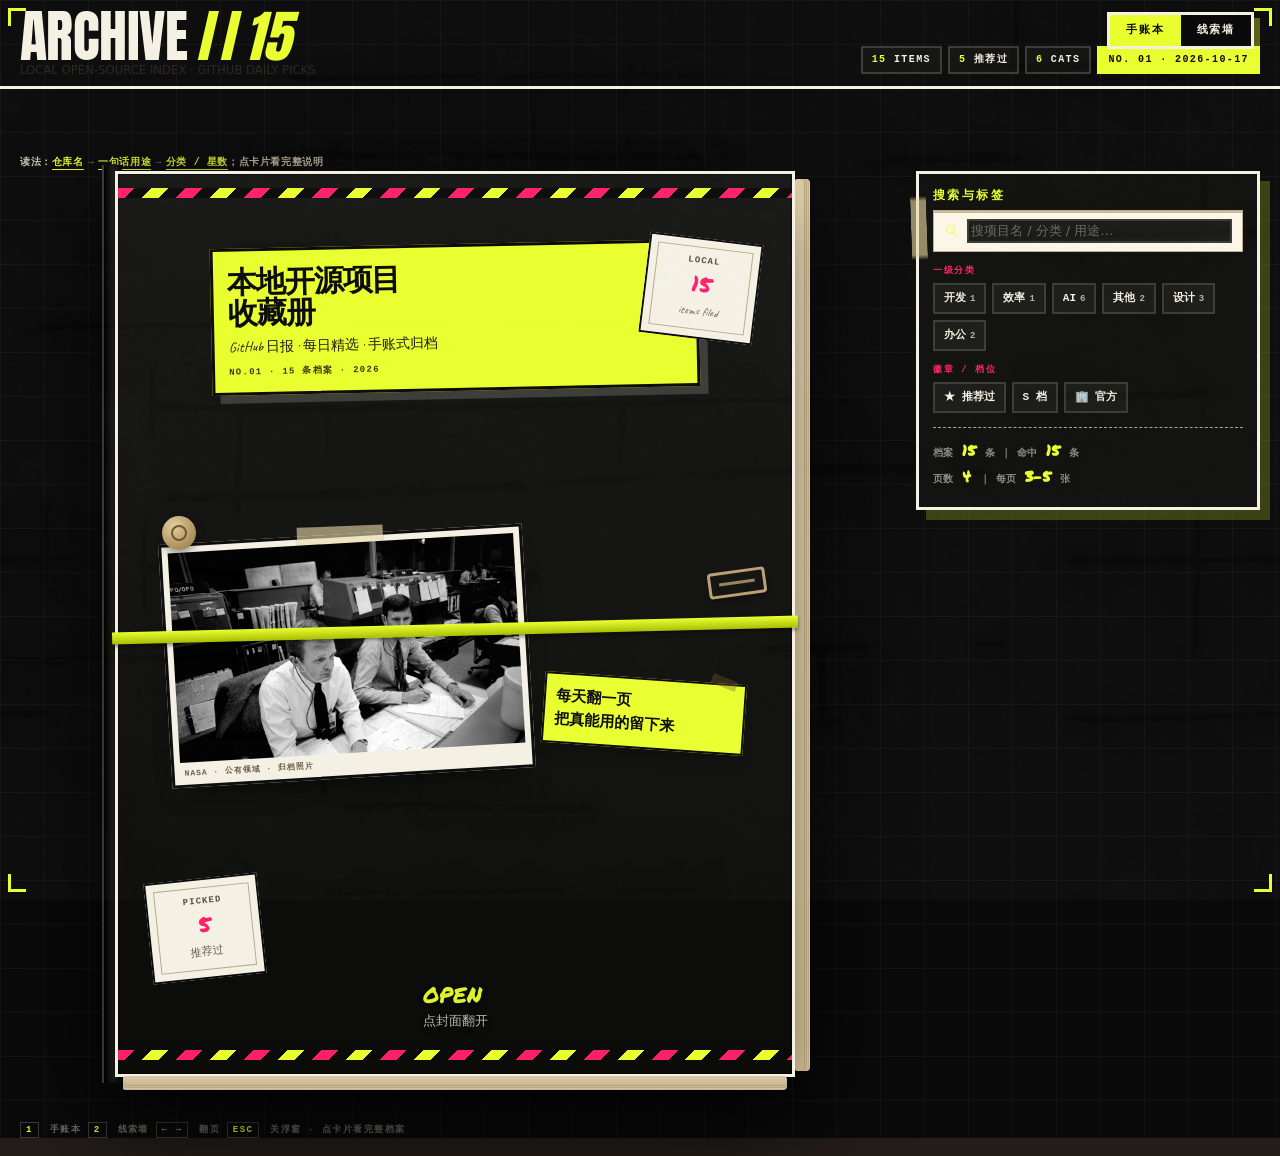
<file: data/site/library-notebook.generated.html>
<!DOCTYPE html>
<html lang="zh-CN">
<head>
<meta charset="utf-8">
<title>全库 · 手账本 / 线索墙</title>
<style>
/* ============================================================================
   二级页 · 完整项目库 —— 手账本（融合式，不照搬某一本）
   三层结构：
     底层 旧纸张 + 撕纸边（每页米黄/旧灰/牛皮纸略不同）+ 页堆厚度
     中层 胶带 · 邮戳 · 编号 · 标签纸 · 票据 · 剪报（交错叠放，压住照片边角）
     内容层 项目收藏卡（图像/名称/用途/备注，尺寸与角度不一）→ **点击开浮窗**
   版式 左侧竖版手账 ｜ 右侧 搜索 + 分类标签 + 徽章 + 统计
   字体 Marker(Apache-2.0) / Caveat(OFL) / 系统楷体（中文手写）
   图片 NASA 公有领域（做旧处理）；数据 data/projects.jsonl（12 条真实）
   ============================================================================ */
@font-face{font-family:"Type";src:url("../../assets/fonts/SpecialElite-Regular.ttf") format("truetype");font-display:swap}
@font-face{font-family:"Marker";src:url("../../assets/fonts/PermanentMarker-Regular.ttf") format("truetype");font-weight:400;font-display:swap}
@font-face{font-family:"Caveat";src:url("../../assets/fonts/Caveat.ttf") format("truetype");font-weight:400;font-display:swap}
:root{
  --desk:#241d19; --leather:#6b3f28; --leather-2:#4d2c1b;
  --p1:#f1e7cf; --p2:#e8dcc0; --p3:#e4d7bd; --p4:#efe3c8;
  --ink:#2b2620; --ink2:#5b5044;
  --red:#a8342a; --blue:#2f5d8a; --green:#4a7a3a; --airmail-red:#b6382e; --airmail-blue:#2f5d8a;
  --tape:rgba(230,214,158,.62);
  --grain:url("data:image/svg+xml,%3Csvg xmlns='http://www.w3.org/2000/svg' width='150' height='150'%3E%3Cfilter id='n'%3E%3CfeTurbulence type='fractalNoise' baseFrequency='.8' numOctaves='4'/%3E%3C/filter%3E%3Crect width='150' height='150' filter='url(%23n)' opacity='.38'/%3E%3C/svg%3E");
  --marker:"Marker","Arial Black",sans-serif;
  --hand:"Caveat","Marker",cursive;
  --kai:"KaiTi","STKaiti","楷体",serif;
  --sans:"Noto Sans SC","Microsoft YaHei UI",system-ui,sans-serif;
  --mono:SFMono-Regular,Consolas,monospace;
  /* 项目详情浮窗配色（手账纸张） */
  --pd-bg:#f7f1e1; --pd-ink:#241f19; --pd-ink2:#5a4c3a; --pd-accent:#b4302a; --pd-accent2:#c8a24a;
  --pd-rule:#d4c6a8; --pd-note:#efe5cd;
}
*{box-sizing:border-box}
html,body{margin:0;min-height:100%;background:var(--desk);color:var(--ink);font:14px/1.5 var(--sans)}
body{background-image:radial-gradient(ellipse at 40% 0%,#3a2c24,#1d1714 72%);background-attachment:fixed}
.cap{display:none;max-width:1320px;margin:0 auto;padding:14px 20px 6px;font:11px/1 var(--mono);letter-spacing:.16em;color:#a1928a}
.cap b{color:#f0e4cf;letter-spacing:.06em;font-size:12px}

.layout{max-width:1320px;margin:0 auto 46px;display:grid;grid-template-columns:1fr 344px;gap:26px;align-items:start;padding:0 20px}

/* ================= 左：手账本 ================= */
.bookstage{position:relative}
.notebook{position:relative;width:min(680px,100%);aspect-ratio:3/4;margin:0 auto;perspective:1600px}
/* 页堆厚度：右侧 + 底部叠层（真书脊的侧面） */
.notebook::before,.notebook::after{content:"";position:absolute;background:linear-gradient(180deg,#d9c9a6,#c9b78f);
  border-radius:2px 4px 4px 2px}
.notebook::before{right:-9px;top:8px;bottom:6px;width:9px;
  box-shadow:1px 0 0 #b9a57d,2px 0 0 #cbb994,3px 0 0 #bdaa83,4px 0 0 #d3c2a0,5px 0 0 #c6b48d,6px 0 0 #d8c8a6}
.notebook::after{left:8px;right:8px;bottom:-8px;height:9px;
  box-shadow:0 1px 0 #b9a57d,0 2px 0 #cbb994,0 3px 0 #bdaa83,0 4px 0 #d3c2a0,0 5px 0 #c6b48f}
/* 书脊（左侧皮条） */
.spine{position:absolute;left:-13px;top:-6px;bottom:-6px;width:20px;border-radius:0;
  background:linear-gradient(90deg,#000,#1c1c18 45%,#0a0a0a);border-left:2px solid #3a3a36;box-shadow:2px 0 8px rgba(0,0,0,.45) inset,0 6px 18px -8px #000}
/* ---------- 封面 ---------- */
.cover{position:absolute;inset:0;border-radius:6px;padding:26px 24px 26px;cursor:pointer;
  background:linear-gradient(155deg,#7a4a2d,#683a23 46%,#54301c);
  background-image:var(--grain),linear-gradient(155deg,#7a4a2d,#683a23 46%,#54301c);
  box-shadow:0 26px 50px -26px #000, 0 0 0 1px rgba(0,0,0,.5) inset;
  transition:transform .35s cubic-bezier(.2,.8,.2,1),box-shadow .35s ease}
.cover:hover{transform:translateY(-4px) rotate(-.4deg);box-shadow:0 34px 60px -26px #000}
.cover .airmail{position:absolute;left:0;right:0;top:14px;height:16px;
  background:repeating-linear-gradient(135deg,var(--airmail-red) 0 14px,#f2ead7 14px 28px,var(--airmail-blue) 28px 42px,#f2ead7 42px 56px)}
.cover .airmail.b{top:auto;bottom:14px}
.cover .titlebox{position:relative;margin:44px auto 0;width:78%;background:#f4ecd6;padding:16px 14px 12px;transform:rotate(-1.2deg);
  box-shadow:0 10px 18px -12px #000,0 0 0 1px rgba(0,0,0,.15);border-left:5px solid var(--red)}
.cover .titlebox .t{font:400 34px/1.1 var(--kai);color:#211c16;letter-spacing:.04em}
.cover .titlebox .s{margin-top:8px;font:400 14px/1.5 var(--hand);color:#6a5c4a}
.cover .titlebox .m{margin-top:8px;font:600 9px/1.6 var(--mono);letter-spacing:.14em;color:#7b6b55;text-transform:uppercase}
/* 邮票 ×2（齿孔用 radial-gradient 做） */
.stamp{position:absolute;background:#f7f1de;padding:7px;box-shadow:0 6px 12px -8px #000;
  -webkit-mask:radial-gradient(circle at 0 50%,transparent 3.2px,#000 3.4px) 0 0/100% 100%,
    radial-gradient(circle at 100% 50%,transparent 3.2px,#000 3.4px) 0 0/100% 100%,
    radial-gradient(circle at 50% 0,transparent 3.2px,#000 3.4px) 0 0/100% 100%,
    radial-gradient(circle at 50% 100%,transparent 3.2px,#000 3.4px) 0 0/100% 100%;
  mask:radial-gradient(circle at 0 50%,transparent 3.2px,#000 3.4px) 0 0/100% 100%,
    radial-gradient(circle at 100% 50%,transparent 3.2px,#000 3.4px) 0 0/100% 100%,
    radial-gradient(circle at 50% 0,transparent 3.2px,#000 3.4px) 0 0/100% 100%,
    radial-gradient(circle at 50% 100%,transparent 3.2px,#000 3.4px) 0 0/100% 100%}
.stamp .in{border:1px solid #b9a98a;padding:8px 9px;text-align:center;min-width:96px}
.stamp .in b{display:block;font:700 9px/1.3 var(--mono);letter-spacing:.12em;color:#5a4c39}
.stamp .in i{display:block;font:400 22px/1.1 var(--marker);font-style:normal;color:#8c2f24;margin:4px 0}
.stamp .in span{font:400 11px/1.2 var(--hand);color:#6a5c4a}
.stamp.s1{right:34px;top:64px;transform:rotate(7deg)}
.stamp.s2{left:30px;bottom:96px;transform:rotate(-6deg)}
/* 封面中间：贴上去的照片 + 便条（填充竖版空白） */
.coverphoto{position:absolute;left:7%;top:40%;width:54%;margin:0;background:#fff;padding:8px 8px 26px;transform:rotate(-3.4deg);
  box-shadow:0 16px 26px -14px rgba(0,0,0,.7)}
.coverphoto img{display:block;width:100%;height:210px;object-fit:cover;filter:grayscale(.85) contrast(1.1) sepia(.12)}
.coverphoto figcaption{position:absolute;left:10px;bottom:7px;font:600 8px/1 var(--mono);letter-spacing:.12em;color:#6a5c4a}
.coverphoto::before{content:"";position:absolute;left:50%;top:-11px;width:86px;height:22px;margin-left:-43px;background:rgba(235,220,170,.6);
  transform:rotate(1.2deg);box-shadow:0 1px 2px rgba(0,0,0,.3)}
.covernote{position:absolute;right:7%;top:56%;width:30%;background:#f6e59b;padding:10px 10px 12px;transform:rotate(4deg);
  font:400 15px/1.5 var(--kai);color:#3f3416;box-shadow:0 10px 18px -12px rgba(0,0,0,.6)}
.covernote::after{content:"";position:absolute;right:8px;top:-8px;width:26px;height:10px;background:rgba(120,90,50,.35);transform:rotate(18deg)}

/* 皮筋 + 金属夹 + 装饰 */
.band{position:absolute;left:-6px;right:-6px;top:50%;height:12px;background:linear-gradient(180deg,#e9ff2e,#a8bd00);
  box-shadow:0 2px 4px rgba(0,0,0,.5);transform:rotate(-1.4deg)}
.clip{position:absolute;right:26px;top:44%;width:58px;height:26px;border:3px solid #b9a071;border-radius:4px;
  transform:rotate(-8deg);box-shadow:0 3px 6px rgba(0,0,0,.35)}
.clip::after{content:"";position:absolute;left:8px;top:8px;right:8px;height:3px;background:#b9a071;opacity:.8}
.charm{position:absolute;left:44px;top:38%;width:34px;height:34px;border-radius:50%;
  background:radial-gradient(circle at 35% 30%,#e2cf9a,#8f6f3d);box-shadow:0 3px 8px rgba(0,0,0,.45)}
.charm::after{content:"";position:absolute;inset:9px;border-radius:50%;border:2px solid #6f5527}
.cover .open{position:absolute;left:50%;bottom:44px;transform:translateX(-50%);font:400 22px/1 var(--marker);color:#f2e6cd;
  text-shadow:0 2px 6px rgba(0,0,0,.6);opacity:.95}
.cover .open small{display:block;font:400 13px/1.4 var(--hand);text-align:center;margin-top:6px;opacity:.8}

/* ---------- 内页 ---------- */
.pages{display:none;position:absolute;inset:0;flex-direction:column}
.pages.on{display:flex}
.spread{position:relative;flex:1 1 auto;min-height:0;overflow-y:auto;overflow-x:hidden;scrollbar-gutter:stable;border-radius:4px;
  background:var(--page-bg,var(--p1));
  background-image:var(--grain),radial-gradient(ellipse at 28% 0%,rgba(255,255,255,.5),transparent 60%);
  box-shadow:0 20px 40px -24px #000, 0 0 0 1px rgba(0,0,0,.12) inset;
  /* 撕纸边：只在四边做轻微不规则 */
  clip-path:polygon(0 .8%,3% 0,9% .7%,16% 0,24% .8%,33% .1%,42% .7%,51% 0,60% .8%,69% .1%,78% .7%,87% 0,94% .8%,100% .2%,
    100% 99.2%,94% 100%,85% 99.3%,76% 100%,67% 99.2%,58% 99.9%,49% 99.3%,40% 100%,31% 99.2%,22% 99.9%,13% 99.3%,4% 100%,0 99.4%);
  padding:22px 20px 20px}
/* 手账内页滚动条（纸张色） */
.spread{scrollbar-width:thin;scrollbar-color:#8b6f4a #e6dbc2}
.spread::-webkit-scrollbar{width:11px}
.spread::-webkit-scrollbar-track{background:#e6dbc2;border-radius:8px}
.spread::-webkit-scrollbar-thumb{background:#8b6f4a;border:2px solid #e6dbc2;border-radius:8px}
.spread::-webkit-scrollbar-thumb:hover{background:#6f5638}
.spread[data-tone="b"]{--page-bg:var(--p2)} .spread[data-tone="c"]{--page-bg:var(--p3)} .spread[data-tone="d"]{--page-bg:var(--p4)}
.pagehead{display:flex;align-items:flex-end;justify-content:space-between;gap:12px;margin-bottom:14px;position:relative}
.pagehead h2{margin:0;font:400 30px/1 var(--kai);color:#241f19;transform:rotate(-.8deg)}
.pagehead h2 small{display:block;font:400 12px/1.5 var(--hand);color:#6a5c4a;margin-top:5px}
.pagehead .no{font:400 30px/1 var(--marker);color:var(--red);transform:rotate(4deg)}

/* 项目卡（粘贴上去的剪贴片） */
/* 马赛克：每页张数不同（3/4/5 张），允许轻微遮挡，不留大空 */
.mosaic{display:grid;grid-template-columns:repeat(6,1fr);gap:20px 12px;align-items:start;align-content:start}
.mosaic .pcard{grid-column:span 3}
.mosaic .pcard.big{grid-column:span 4}
.mosaic .pcard.mini{grid-column:span 2}
.mosaic .pcard.wide{grid-column:span 6;display:grid;grid-template-columns:196px 1fr;gap:10px;align-items:start}
.mosaic .pcard.wide .ph{height:150px}
.mosaic .pcard.wide .nm{margin-top:0}
.mosaic .pcard .ph{height:212px}
.mosaic .pcard.big .ph{height:276px}
.mosaic .pcard.mini .ph{height:150px}
.mosaic .pcard.mini .use{-webkit-line-clamp:1}
/* l5：五张（大 + 四个小），第三张上浮压住第二张下角 */
.mosaic.l5 .c1{grid-column:span 4}
.mosaic.l5 .c2{grid-column:span 2}
.mosaic.l5 .c3{grid-column:span 2;margin-top:-12px}
.mosaic.l5 .c4{grid-column:span 2}
.mosaic.l5 .c5{grid-column:span 2}
/* l4：四张（两平 + 一小一大） */
.mosaic.l4 .c1{grid-column:span 3}
.mosaic.l4 .c2{grid-column:span 3}
.mosaic.l4 .c3{grid-column:span 2;margin-top:12px}
.mosaic.l4 .c4{grid-column:span 4}
/* l3：三张（大 + 小 + 通栏），第二张上抬压住第一张右下 */
.mosaic.l3 .c1{grid-column:span 4}
.mosaic.l3 .c2{grid-column:span 2;margin-top:-16px}
.mosaic.l3 .c3{grid-column:span 6}
.mosaic.l3 .c3 .ph{height:232px}
/* 遮挡：抬高 z-index，并把胶带露出来 */
.mosaic .pcard:hover{z-index:8}
.pcard{position:relative;background:#fbf6e8;padding:10px 10px 8px;cursor:pointer;
  transform:rotate(var(--r,0deg));transition:transform .18s ease,box-shadow .18s ease;box-shadow:0 10px 20px -12px rgba(40,28,18,.6)}
.pcard:hover{transform:rotate(0deg) translateY(-5px);box-shadow:0 20px 34px -16px rgba(40,28,18,.62);z-index:6}
.pcard .ph{height:148px;background:#c8bda3 center/cover;filter:sepia(.4) saturate(.9) contrast(1.05) brightness(.96)}
.pcard .nm{margin:8px 0 3px;padding-bottom:3px;border-bottom:1px solid rgba(61,48,34,.28);font:700 14px/1.3 var(--mono);color:#18130f;word-break:break-all}
.pcard .use{margin:0;font:400 13.5px/1.5 var(--kai);color:#2c241b;display:-webkit-box;-webkit-line-clamp:3;-webkit-box-orient:vertical;overflow:hidden}
.pcard .foot{display:flex;justify-content:space-between;align-items:center;margin-top:6px;font:600 9px/1 var(--mono);color:#7b6b55}
.pcard .star{font:400 14px/1 var(--marker);color:var(--red)}
.pcard .hintx{position:absolute;right:6px;bottom:4px;font:400 13px/1 var(--hand);color:#a8926f;opacity:0;transition:opacity .18s}
.pcard:hover .hintx{opacity:1}
/* 卡片上的胶带 / 邮戳 / 编号（中层素材，压住照片边角） */
.pcard .tp{position:absolute;width:64px;height:19px;background:var(--tape);
  -webkit-mask:linear-gradient(90deg,transparent,#000 7%,#000 93%,transparent);mask:linear-gradient(90deg,transparent,#000 7%,#000 93%,transparent);
  box-shadow:0 1px 2px rgba(0,0,0,.12);z-index:3}
.pcard .tp.a{left:-12px;top:-8px;transform:rotate(-26deg)}
.pcard .tp.b{right:-10px;top:42%;transform:rotate(72deg)}
.pm{position:absolute;z-index:4;width:52px;height:52px;border-radius:50%;border:2px dashed rgba(120,60,50,.55);
  color:rgba(120,60,50,.75);display:flex;align-items:center;justify-content:center;text-align:center;
  font:700 7px/1.2 var(--mono);letter-spacing:.06em;transform:rotate(-12deg)}
.pm.p1{right:6px;top:6px}
.pm.p2{left:8px;top:8px}
.lbl{position:absolute;z-index:4;background:#e8dcc0;color:#3a3228;font:700 8.5px/1 var(--mono);letter-spacing:.1em;
  padding:3px 5px;transform:rotate(-3deg);box-shadow:0 2px 4px -2px rgba(0,0,0,.4)}
.lbl.l1{left:8px;top:6px}
.clip-c{position:absolute;z-index:4;right:14px;top:-9px;width:22px;height:14px;border:2px solid #b9a071;border-radius:3px;transform:rotate(-10deg)}

/* ---------- 翻页 + 右侧工具 ---------- */
.pager{flex:0 0 auto;display:flex;align-items:center;justify-content:center;gap:14px;margin-top:10px;padding-bottom:2px}
.pager button{background:none;border:0;cursor:pointer;font:400 22px/1 var(--marker);color:#e8dcc0;padding:2px 10px}
.pager button:hover{color:var(--red)}
.pager button:disabled{opacity:.3;cursor:not-allowed}
.pager .dots{display:flex;gap:8px}
.pager .dot.more{opacity:.45;cursor:default}
.pager .dot{width:10px;height:10px;border-radius:50%;background:#8b7b5f;border:1px solid #5f5340;cursor:pointer}
.pager .dot.on{background:var(--red);border-color:var(--red);transform:scale(1.2)}
.pager .info{font:400 18px/1 var(--hand);color:#cfc0a4}

/* 右侧工具面板 */
.panel{position:sticky;top:18px;background:linear-gradient(180deg,#f2e9d3,#e6dabd);border-radius:4px;padding:16px 14px 18px;
  box-shadow:0 20px 40px -26px #000,0 0 0 1px rgba(0,0,0,.18) inset;color:var(--ink)}
.panel::before{content:"";position:absolute;left:-8px;top:22px;width:16px;height:64px;background:var(--tape);
  transform:rotate(-2deg);-webkit-mask:linear-gradient(180deg,transparent,#000 8%,#000 92%,transparent)}
.panel h3{margin:0 0 8px;font:400 22px/1.1 var(--kai)}
.search{display:flex;align-items:center;gap:8px;background:#fbf6e8;border:1px solid #bfae8c;padding:8px 10px;box-shadow:0 2px 0 #cbb994 inset}
.search svg{flex:0 0 15px;opacity:.65}
.search input{flex:1;border:0;outline:0;background:transparent;font:400 13px/1.4 var(--sans);color:#221d18}
.search input::placeholder{color:#9b8b72}
.ptitle{margin:14px 0 6px;font:700 9px/1.2 var(--mono);letter-spacing:.18em;color:#7b6b55;text-transform:uppercase}
.tags{display:flex;flex-wrap:wrap;gap:6px}
.tag{border:1px solid #b3a17d;background:#f7f0dc;cursor:pointer;padding:4px 7px;font:600 10px/1 var(--mono);
  color:#3d3428;transform:rotate(var(--tr,-1deg));transition:background .14s,transform .14s}
.tag:hover{background:#efe3c2;transform:rotate(0deg) translateY(-1px)}
.tag.on{background:var(--red);color:#f7f0dc;border-color:var(--red)}
.tag span{opacity:.7;margin-left:4px;font-size:9px}
.badges .tag{--tr:.8deg}
.stat{margin-top:14px;border-top:1px dashed #b3a17d;padding-top:10px;font:600 10px/1.7 var(--mono);color:#5b5044}
.stat b{font-family:var(--marker);font-size:15px;color:var(--red);margin:0 3px}
.empty{margin-top:10px;font:400 15px/1.4 var(--hand);color:#8b7b5f;display:none}

/* ---------- 浮窗（点项目卡出现） ---------- */
.pop{position:fixed;z-index:90;width:344px;display:none;background:#f8f1dd;color:var(--ink);
  box-shadow:0 30px 60px -24px rgba(0,0,0,.65),0 0 0 1px rgba(0,0,0,.15);padding:14px 15px 15px;
  clip-path:polygon(0 1%,4% 0,12% .8%,22% 0,32% .8%,44% 0,56% .8%,68% 0,80% .8%,90% 0,97% .8%,100% 1%,
    100% 99%,92% 100%,82% 99.2%,70% 100%,58% 99.2%,46% 100%,34% 99.2%,22% 100%,10% 99.2%,3% 100%,0 99%)}
.pop::before{content:"";position:absolute;left:-9px;top:-8px;width:86px;height:22px;background:var(--tape);
  transform:rotate(-8deg)}
.pop.on{display:block;animation:popin .18s ease both}
@keyframes popin{from{opacity:0;transform:translateY(6px) scale(.98)}to{opacity:1;transform:none}}
.pop .pt{display:flex;justify-content:space-between;align-items:flex-start;gap:10px}
.pop h4{margin:0;font:700 13px/1.35 var(--mono);word-break:break-all;color:#1f1a15}
.pop .x{background:none;border:0;cursor:pointer;font:400 22px/1 var(--marker);color:#8b7b5f}
.pop .x:hover{color:var(--red)}
.pop .meta{margin:7px 0 8px;display:flex;flex-wrap:wrap;gap:6px}
.pop .meta i{font-style:normal;border:1px solid #b3a17d;padding:3px 6px;font:600 9px/1 var(--mono);color:#4a4034}
.pop .meta i.t{background:#2b2620;color:#f4ecd6;border-color:#2b2620}
.pop .row{margin:0 0 6px;font:400 13px/1.55 var(--kai);color:#3a3128}
.pop .row b{font:700 9px/1.6 var(--mono);letter-spacing:.14em;color:#8b7b5f;display:block;text-transform:uppercase;margin-bottom:2px}
.pop .url{margin-top:6px;font:600 10px/1.4 var(--mono);color:var(--blue);word-break:break-all}
.pop .sign{position:absolute;right:12px;bottom:8px;font:400 15px/1 var(--hand);color:#a8926f;transform:rotate(-3deg)}

@media (max-width:1080px){
  .layout{grid-template-columns:1fr}
  .panel{position:static;order:-1}
  .cards{grid-template-columns:1fr}
  .notebook{width:min(680px,100%)}
}
/* 打印（2026-10-20 620/打印验收补）：去掉装饰与交互控件，卡片不跨页断开 */
@media print{
  .spine,.pager,.search,.viewswitch,.wscroll,.wall-rail,.foldbtn,.toast,.nav{display:none!important}
  body{background:#fff!important;color:#111}
  .notebook,.sheet,.pcard,.pcardwrap{break-inside:avoid}
}
/* ============================================================================
   项目详情浮窗（三页共用：日报 C / 日报 D / 全库手账）
   —— 屏幕正中、背景模糊、字段齐全；样式跟着页面换色（靠 --pd-* 变量）
   变量由各页在 :root 或 .pd-wrap 上覆盖，默认按"纸面档案"配色。
   ============================================================================ */
.pd-wrap{position:fixed;inset:0;z-index:9999;display:none;align-items:center;justify-content:center;padding:22px}
.pd-wrap.on{display:flex}
.pd-mask{position:absolute;inset:0;background:rgba(12,12,10,.42);backdrop-filter:blur(16px) saturate(.85);-webkit-backdrop-filter:blur(16px) saturate(.85)}
.pd-panel{position:relative;width:min(900px,94vw);max-height:88vh;overflow:auto;background:var(--pd-bg,#f6f1e3);color:var(--pd-ink,#141412);
  border:3px solid var(--pd-ink,#141412);box-shadow:14px 14px 0 var(--pd-accent,#e0507a);padding:24px 28px 22px;
  animation:pdIn .16s ease-out}
@keyframes pdIn{from{transform:translateY(10px) scale(.985);opacity:.4}to{transform:none;opacity:1}}
@media (prefers-reduced-motion:reduce){.pd-panel{animation:none}}
/* 打开时的一次扫描线与标题色差；不循环 */
.pd-panel::after{content:"";position:absolute;left:0;right:0;top:0;height:18%;pointer-events:none;z-index:0;
  background:linear-gradient(180deg,transparent,rgba(255,31,107,.16),transparent);
  animation:pdScan 1.05s ease-out 1 both;mix-blend-mode:multiply}
@keyframes pdScan{0%{transform:translateY(-120%);opacity:0}12%{opacity:.8}100%{transform:translateY(620%);opacity:0}}
.pd-id{animation:pdIdIn .22s steps(2) both}
@keyframes pdIdIn{0%{text-shadow:2px 0 #ff1f6b,-2px 0 #2ef2d0;transform:translateX(1px)}100%{text-shadow:none;transform:none}}
@media (prefers-reduced-motion:reduce){.pd-panel::after,.pd-id{animation:none!important}}
.pd-x{position:absolute;right:14px;top:12px;background:none;border:2px solid var(--pd-ink,#141412);color:inherit;
  width:32px;height:32px;font:400 18px/1 var(--pd-mono,monospace);cursor:pointer}
.pd-x:hover{background:var(--pd-accent,#e0507a);color:#fff;border-color:var(--pd-accent,#e0507a)}

.pd-badges{display:flex;flex-wrap:wrap;gap:6px;margin:0 0 12px}
.pd-b{font:700 10px/1 var(--pd-mono,monospace);letter-spacing:.12em;padding:5px 8px;border:1.5px solid var(--pd-ink,#141412);text-transform:uppercase}
.pd-b.tier{background:var(--pd-ink,#141412);color:var(--pd-bg,#f6f1e3)}
.pd-b.tier.s{background:var(--pd-accent2,#f6e800);color:#111;border-color:#111}
.pd-b.tier.a{background:#ff1f6b;color:#fff;border-color:#ff1f6b}
.pd-b.tier.b{background:#2ef2d0;color:#111;border-color:#111}
.pd-b.tier.c{background:#ff9f1c;color:#111;border-color:#111}
.pd-b.tier.d{background:#8a8a86;color:#fff;border-color:#111}
.pd-b.risk{border-style:dashed}
.pd-b.ghost{opacity:.72}

.pd-id{margin:0 0 2px;font:700 26px/1.2 var(--pd-mono,monospace);word-break:break-all;letter-spacing:-.01em;padding-right:34px}
.pd-one{margin:0 0 16px;font:400 15px/1.65 var(--pd-serif,Georgia,serif);color:var(--pd-ink2,#3c3c36)}
.pd-tags{display:flex;flex-wrap:wrap;align-items:center;gap:5px;margin:0 0 9px}
.pd-tags b{font:700 8.5px/1 var(--pd-mono,monospace);letter-spacing:.18em;color:var(--pd-ink2,#5a5a52);margin-right:2px}
.pd-tag{font:600 9.5px/1 var(--pd-mono,monospace);border:1px solid var(--pd-ink,#141412);padding:4px 6px;background:var(--pd-bg,#f6f1e3);
  animation:pdTagIn .22s both;animation-delay:var(--d,0ms)}
@keyframes pdTagIn{from{opacity:0;transform:translateY(3px)}to{opacity:1;transform:none}}
@media (prefers-reduced-motion:reduce){.pd-tag{animation:none!important}}
.pd-tag.kw{border-style:dashed;opacity:.82}

.pd-sec{margin:0 0 16px;padding-top:12px;border-top:1px solid var(--pd-rule,#c9c2b0)}
.pd-sec:first-of-type{border-top:0;padding-top:0}
.pd-sec h4{margin:0 0 6px;font:700 9.5px/1 var(--pd-mono,monospace);letter-spacing:.22em;text-transform:uppercase;color:var(--pd-ink2,#5a5a52)}
.pd-sec p{margin:0 0 7px;font:400 13.5px/1.7 var(--pd-serif,Georgia,serif);color:var(--pd-ink,#141412)}
.pd-sec ul{margin:0;padding-left:18px}
.pd-sec li{font:400 13px/1.65 var(--pd-serif,Georgia,serif);margin-bottom:3px}

.pd-cols{display:grid;grid-template-columns:1fr 1fr;gap:4px 22px}
@media (max-width:640px){.pd-cols{grid-template-columns:1fr}}

/* 两个"适合/不适合"并排块 */
.pd-fit{display:grid;grid-template-columns:1fr 1fr;gap:0;border:2px solid var(--pd-ink,#141412)}
.pd-fit>div{padding:9px 11px}
.pd-fit>div+div{border-left:2px solid var(--pd-ink,#141412)}
.pd-fit b{display:block;font:700 9px/1.4 var(--pd-mono,monospace);letter-spacing:.16em;margin-bottom:4px}
.pd-fit p{margin:0;font:400 12.5px/1.6 var(--pd-serif,Georgia,serif)}

/* 评分 */
.pd-score{display:grid;grid-template-columns:150px 1fr;gap:14px;align-items:center}
.pd-score .num{font:700 40px/1 var(--pd-mono,monospace)}
.pd-score .num small{display:block;font:600 9px/1.6 var(--pd-mono,monospace);letter-spacing:.16em;color:var(--pd-ink2,#5a5a52)}
.pd-bars{display:grid;gap:5px}
.pd-bar{display:grid;grid-template-columns:64px 1fr 26px;gap:8px;align-items:center;font:600 9.5px/1 var(--pd-mono,monospace)}
.pd-bar i{height:8px;background:var(--pd-rule,#cfc8b6);position:relative;display:block}
.pd-bar i b{position:absolute;left:0;top:0;bottom:0;background:var(--pd-accent,#e0507a)}

/* 元信息表 */
.pd-meta{display:grid;grid-template-columns:repeat(auto-fit,minmax(150px,1fr));gap:8px 18px}
.pd-meta div{font:600 10px/1.5 var(--pd-mono,monospace);color:var(--pd-ink2,#5a5a52)}
.pd-meta b{display:block;font:700 13px/1.45 var(--pd-serif,Georgia,serif);color:var(--pd-ink,#141412);word-break:break-all}

.pd-note{margin:0;padding:10px 12px;background:var(--pd-note,#efe7d2);font:400 12.5px/1.7 var(--pd-serif,Georgia,serif);white-space:pre-wrap}
.pd-go{display:inline-block;margin-top:14px;background:var(--pd-ink,#141412);color:var(--pd-bg,#f6f1e3);
  font:700 10px/1 var(--pd-mono,monospace);letter-spacing:.16em;padding:10px 12px;text-decoration:none}
.pd-go:hover{background:var(--pd-accent,#e0507a);color:#fff}
.pd-hint{margin-top:10px;font:600 9px/1.6 var(--pd-mono,monospace);letter-spacing:.14em;color:var(--pd-ink2,#5a5a52)}

/* 顶部关键事实（星标 / 许可 / 语言 / 最近推送） */
.pd-facts{display:flex;flex-wrap:wrap;gap:6px 16px;margin:0 0 12px;padding-bottom:10px;border-bottom:1px solid var(--pd-rule,#c9c2b0);
  font:700 11px/1.4 var(--pd-mono,monospace);letter-spacing:.06em;color:var(--pd-ink2,#4a463a)}

/* 完整日报浮层（C/D 共用；内容由构建期 ConvertFrom-Markdown 注入） */
.frbtn{position:fixed;right:18px;bottom:74px;z-index:60;display:inline-flex;align-items:center;gap:6px;
  background:#0a0a0a;color:#f4f1e4;border:2px solid #0a0a0a;padding:8px 11px;cursor:pointer;
  font:700 10px/1.2 SFMono-Regular,Consolas,monospace;letter-spacing:.1em;box-shadow:4px 4px 0 rgba(255,31,107,.4)}
.frbtn:hover{background:#ff1f6b;border-color:#ff1f6b;color:#fff}
.frwrap{position:fixed;inset:0;z-index:9990;display:none;align-items:center;justify-content:center;padding:18px}
.frwrap.on{display:flex}
.frmask{position:absolute;inset:0;background:rgba(6,6,5,.72);backdrop-filter:blur(6px)}
.frpanel{position:relative;width:min(980px,94vw);max-height:88vh;overflow:auto;background:#f4efe2;color:#151515;
  padding:20px 26px 30px;border:3px solid #0a0a0a;box-shadow:10px 10px 0 rgba(255,31,107,.9)}
.frx{position:sticky;top:0;margin-left:auto;display:block;width:34px;height:34px;border:2px solid #0a0a0a;background:#f4efe2;color:#0a0a0a;
  font:400 18px/1 monospace;cursor:pointer;z-index:2}
.frx:hover{background:#ff1f6b;color:#fff;border-color:#ff1f6b}
.frbody{font:14px/1.75 "Noto Serif SC",Georgia,serif}
.frbody h1{font:700 26px/1.2 "Noto Serif SC",Georgia,serif;margin:0 0 12px}
.frbody h2{font:700 20px/1.3 "Noto Serif SC",Georgia,serif;margin:22px 0 8px;border-bottom:2px solid #0a0a0a;padding-bottom:4px}
.frbody h3{font:700 16px/1.4 "Noto Serif SC",Georgia,serif;margin:16px 0 6px}
.frbody blockquote{margin:10px 0;padding:8px 12px;border-left:3px solid #ff1f6b;background:#efe8d6;color:#3a3a34;
  font:12px/1.6 SFMono-Regular,Consolas,monospace}
.frbody pre{background:#0a0a0a;color:#f4efe2;padding:10px 12px;overflow:auto;font:12px/1.6 SFMono-Regular,Consolas,monospace}
.frbody code{background:#e6dfcf;padding:1px 4px;font:12px/1.4 SFMono-Regular,Consolas,monospace}
.frbody pre code{background:none;padding:0}
.frbody ul,.frbody ol{padding-left:22px}
.frbody table{border-collapse:collapse;width:100%;font-size:12px;margin:8px 0}
.frbody th,.frbody td{border:1px solid #cfc6b4;padding:4px 6px;text-align:left}
.frbody a{color:#a3234a}

/* 日报相关项目（picks / D 档 / 老朋友，全部可点开详情） */
.relbar{display:flex;flex-wrap:wrap;align-items:center;gap:6px;margin:14px 0 4px;padding-top:10px;border-top:1px dashed var(--pd-rule,#c9c2b0)}
.relh{font:700 9px/1.4 var(--pd-mono,monospace);letter-spacing:.18em;text-transform:uppercase;color:var(--pd-ink2,#5a5a52);margin-right:4px}
.relchip{font:600 10px/1.2 var(--pd-mono,monospace);letter-spacing:.02em;border:1px solid currentColor;background:transparent;color:inherit;padding:5px 7px;cursor:pointer;max-width:100%;overflow:hidden;text-overflow:ellipsis;white-space:nowrap}
.relchip:hover{background:#ff1f6b;border-color:#ff1f6b;color:#fff}
.relempty{font:600 10px/1.4 var(--pd-mono,monospace);opacity:.6}
/* 完整日报浮层里的相关按钮条（放在报告正文前，打开就能点） */
.fr-relbar{margin:0 0 16px;padding:0 0 12px;border-top:0;border-bottom:2px solid #0a0a0a;background:#efe8d6;padding:10px 12px}
.fr-relbar .relh{color:#5a5a52}

/* 官方 / 特别栏目（不计入 S/A/B；只在报告有这一节时显示） */
.official{margin:16px 0 6px;padding:10px 12px;border:2px solid var(--pd-ink,#141412);border-left:8px solid #ff1f6b;background:var(--pd-note,#efe7d2)}
.ofhead{display:flex;flex-wrap:wrap;align-items:baseline;gap:10px;margin:0 0 8px}
.ofhead b{font:700 12px/1.2 var(--pd-mono,monospace);letter-spacing:.1em}
.ofhead span{font:600 9px/1.2 var(--pd-mono,monospace);letter-spacing:.14em;color:var(--pd-ink2,#5a5a52)}
.ofrow{display:flex;flex-wrap:wrap;gap:6px}
.ofrow .relchip{display:flex;flex-direction:column;align-items:flex-start;gap:3px;max-width:340px;white-space:normal;text-align:left}
.ofrow .relchip b{font:700 10px/1.3 var(--pd-mono,monospace);letter-spacing:.04em}
.ofrow .relchip span{font:400 11px/1.45 var(--pd-serif,Georgia,serif);opacity:.82}

@media (prefers-reduced-motion:reduce){*{transition:none!important;animation:none!important}}
/* ============================================================================
   视图切换 + 线索墙（第二视图，2026-10-17）
   手账本保留不动；线索墙是"侦探室证据板"：图钉卡片 / 便签 / 纸质文档 / 红线 /
   墙外光源 + 室内暗角 + 木质墙背景；左侧竖排分类；放大镜搜索。
   ============================================================================ */
.viewswitch{position:fixed;right:26px;top:12px;z-index:80;display:flex;
  border:2px solid #d8cbb0;background:#171310;box-shadow:0 10px 26px -12px rgba(0,0,0,.9)}
.viewswitch button{background:none;border:0;color:#cdbfa6;font:700 11px/1 var(--mono);letter-spacing:.14em;
  padding:9px 14px;cursor:pointer;text-transform:uppercase}
.viewswitch button.on{background:var(--red);color:#fff}
.readorder{max-width:1320px;margin:66px auto 0;padding:0 20px;font:700 10px/1.6 var(--mono);letter-spacing:.06em;color:#cfc4ae}
.readorder b{color:var(--bf);border-bottom:1px solid var(--bf);padding-bottom:1px}
.readorder i{font-style:normal;color:#8d8170;margin:0 4px}
#viewNB{display:block}
#wall{position:fixed;inset:0;z-index:40;display:none;overflow:auto;background:#120f0c;scrollbar-gutter:stable}
/* 线索墙滚动条（木墙色） */
#wall{scrollbar-width:none}
#wall::-webkit-scrollbar{display:none}



#wall.on{display:block}

/* 房间：木墙 + 墙外灯光 + 暗角 */
.wall-bg{position:fixed;inset:0;z-index:0;pointer-events:none;
  background:url("../../assets/bg/wood-wall.jpg") center/cover no-repeat;
  filter:brightness(.66) contrast(1.14) saturate(.92)}
/* 聚光灯：光锥（右上打下来）+ 地面光斑 + 暗角 */
.wall-spot{position:fixed;inset:0;z-index:0;pointer-events:none;mix-blend-mode:screen;
  background:
    radial-gradient(460px 380px at 74% 10%, rgba(255,228,176,.60), rgba(255,222,168,0) 68%),
    radial-gradient(1000px 720px at 68% 22%, rgba(255,205,140,.18), rgba(255,205,140,0) 60%);
  filter:blur(2px)}
.wall-cone{position:fixed;left:52%;top:-6vh;width:56vw;height:86vh;z-index:0;pointer-events:none;
  background:linear-gradient(180deg,rgba(255,226,178,.18),rgba(255,214,150,.06) 55%,rgba(255,214,150,0) 85%);
  clip-path:polygon(40% 0,66% 0,100% 100%,4% 100%);transform:rotate(-5deg);filter:blur(34px);mix-blend-mode:screen}
.wall-vignette{position:fixed;inset:0;z-index:1;pointer-events:none;
  box-shadow:inset 0 0 360px 150px rgba(0,0,0,.92)}
.wall-noise{position:fixed;inset:0;z-index:2;pointer-events:none;opacity:.055;mix-blend-mode:overlay;
  background-image:url("data:image/svg+xml,%3Csvg xmlns='http://www.w3.org/2000/svg' width='120' height='120'%3E%3Cfilter id='n'%3E%3CfeTurbulence type='fractalNoise' baseFrequency='.9' numOctaves='3'/%3E%3C/filter%3E%3Crect width='120' height='120' filter='url(%23n)'/%3E%3C/svg%3E")}

/* 左侧竖排分类 */
.wall-rail{position:fixed;left:0;top:0;bottom:0;width:214px;z-index:6;padding:58px 14px 18px;overflow:auto;
  background:linear-gradient(90deg,rgba(12,9,7,.92),rgba(18,13,10,.78));border-right:2px solid #35261b}
.wall-rail .rh{font:700 10px/1.5 var(--mono);letter-spacing:.2em;color:#b9a688;text-transform:uppercase;margin-bottom:12px}
.wall-rail .rh b{display:block;font:700 19px/1.1 var(--marker);color:#efe3c8;letter-spacing:0}
.rail-search{display:flex;align-items:center;gap:8px;background:#f5ecd6;border:2px solid #241a13;padding:6px 8px;margin-bottom:16px;
  box-shadow:4px 4px 0 rgba(0,0,0,.45)}
.rail-search img{width:22px;height:22px;flex:0 0 22px;filter:sepia(.3) contrast(1.1)}
.rail-search input{border:0;background:none;outline:none;font:600 11px/1.4 var(--mono);color:#2a2118;width:100%}
.rail-cap{font:700 9px/1.4 var(--mono);letter-spacing:.2em;color:#8d7c63;text-transform:uppercase;margin:6px 0 8px}
.rail-tags{display:flex;flex-direction:column;gap:7px}
.rail-tags button{display:flex;justify-content:space-between;align-items:center;gap:8px;cursor:pointer;text-align:left;
  background:#a8241c;border:2px solid #d94a34;color:#fff;
  font:700 13px/1.15 var(--sans);padding:11px 11px 10px;transform:rotate(-.5deg);transition:background .15s,transform .15s}
.rail-tags button:nth-child(even){transform:rotate(.5deg)}
.rail-tags button span{letter-spacing:.02em}
.rail-tags button b{font:700 12px/1 var(--mono);background:rgba(0,0,0,.28);border:1px solid rgba(255,255,255,.35);color:#fff;padding:4px 6px}
.rail-tags button:hover{background:#c22f24;transform:translateX(2px)}
.rail-tags button.on{background:#f03a26;border-color:#ffd3c9;color:#fff;box-shadow:0 0 0 3px rgba(240,58,38,.35)}
.rail-tags button.on b{background:rgba(0,0,0,.28);border-color:rgba(255,255,255,.3)}
.rail-stat{margin-top:16px;font:600 10px/1.7 var(--mono);color:#8d7c63;letter-spacing:.06em}
.rail-stat b{color:#efe3c8}

/* 让"墙"更像贴出来的：错落与轻微压叠 */
.wpins > .wcard:nth-child(3n+2){margin-top:26px}
.wpins > .wcard:nth-child(4n+3){margin-top:12px;margin-left:4px}
.wpins > .wcard:nth-child(5n+4){margin-top:14px}
.wpins > .wcard:nth-child(7n+5){margin-top:20px}
.wpins > .wcard:hover{margin-top:inherit}
/* 左侧标签做成纸质小签 */
.rail-tags button{background:linear-gradient(90deg,rgba(240,228,196,.10),rgba(240,228,196,.03));
  border-left:3px solid rgba(200,60,40,.55);padding:6px 7px;transform:rotate(-.4deg)}
.rail-tags button:nth-child(even){transform:rotate(.5deg)}
.rail-tags button:hover{background:rgba(240,228,196,.16);color:#fff}
.rail-tags button.on{border-left-color:#e0503a;background:rgba(224,80,58,.18)}
/* 卡片尺寸：大 / 宽 / 标准 / 便签 / 文档（靠 grid span 实现，不硬排一行） */
.wcard.big{padding:12px 12px 14px}
.wcard.big .ph{height:224px}
.wcard.big .nm{font-size:13px;line-height:1.4}
.wcard.big .use{-webkit-line-clamp:5;font-size:12.5px}
.wcard.big .use{-webkit-line-clamp:4}
.wcard.wide{padding:11px 11px 13px}
.wcard.wide .ph{height:168px}
.wcard .wm{margin-top:6px}

@media (max-width:1280px){.wpins{column-count:3}}
@media (max-width:980px){.wpins{column-count:2}.wall-rail{width:180px}.wall-board{margin-left:180px;padding:56px 20px 90px}}

/* 自绘滚动条（线索墙）：固定右侧，始终可见 */
.wscroll{position:fixed;right:0;top:0;bottom:0;width:13px;z-index:90;background:linear-gradient(90deg,#120d09,#1b130d);border-left:1px solid #2e1f14}
.wscroll i{position:absolute;left:2px;width:9px;border-radius:6px;background:#8a3a2a;box-shadow:0 0 6px rgba(0,0,0,.6),inset 0 0 0 1px rgba(255,255,255,.12);transition:height .06s linear,top .06s linear;cursor:pointer}
.wscroll i:hover{background:#b8452e}

/* 页码滑条：59 页也能快速拖 */
.pageslider{display:flex;align-items:center;gap:10px;justify-content:center;margin:8px auto 0;max-width:520px}
.pageslider input[type=range]{flex:1;height:18px;background:transparent;-webkit-appearance:none;appearance:none;cursor:pointer}
.pageslider input[type=range]::-webkit-slider-runnable-track{height:6px;background:#4a3a2a;border:1px solid #2a1d12;border-radius:4px}
.pageslider input[type=range]::-webkit-slider-thumb{-webkit-appearance:none;width:18px;height:18px;margin-top:-7px;border-radius:50%;background:var(--red);border:2px solid #f3e6c8;box-shadow:0 2px 4px rgba(0,0,0,.5)}
.pageslider input[type=range]::-moz-range-track{height:6px;background:#4a3a2a;border-radius:4px}
.pageslider input[type=range]::-moz-range-thumb{width:16px;height:16px;border-radius:50%;background:var(--red);border:2px solid #f3e6c8}
.pageslider #pgTip,.pageslider .pglabel{font:400 15px/1 var(--hand);color:#d9c9aa;white-space:nowrap}

/* 板面 */
.wall-board{margin-left:214px;padding:64px 40px 120px;position:relative;z-index:3;min-height:100vh}
.wall-head{max-width:1080px;margin:0 auto 26px;color:#e9dcc2}
.wall-head .wh-k{font:700 9px/1.6 var(--mono);letter-spacing:.22em;color:#a08a68;text-transform:uppercase}
.wall-head h1{margin:2px 0 4px;font:700 46px/1 var(--marker);letter-spacing:.01em;color:#f1e6cf;text-shadow:0 3px 0 rgba(0,0,0,.5)}
.wall-head p{margin:0;font:400 12.5px/1.7 var(--sans);color:#b5a284;max-width:70ch}
.wall-empty{display:none;max-width:1080px;margin:8vh auto 0;padding:26px;text-align:center;
  font:400 22px/1.5 var(--marker);color:#e9dcc2;background:rgba(12,10,8,.72);border:2px dashed #6a5a44;transform:rotate(-.6deg)}
.wall-canvas{position:relative;max-width:1180px;margin:0 auto}
.wthreads{position:absolute;inset:0;width:100%;height:100%;pointer-events:none;z-index:4;overflow:visible}

.wsec{position:relative;z-index:2;margin:0 0 46px;padding-top:6px}
.wsec h2{display:inline-flex;align-items:baseline;gap:10px;margin:0 0 18px;padding:7px 12px 6px;
  background:#a8241c;color:#fff;font:700 15px/1 var(--marker);letter-spacing:.06em;transform:rotate(-1.4deg);
  box-shadow:5px 6px 0 rgba(0,0,0,.45)}
.wsec h2 span{font:700 11px/1 var(--mono);color:#ffd7cc}
.wsec.hide{display:none}

.wpins{column-count:4;column-gap:20px;padding:18px 0 4px;position:relative;z-index:2}
.wcard{position:relative;display:inline-block;width:100%;margin:0 0 20px;break-inside:avoid;-webkit-column-break-inside:avoid;overflow:visible;transform:rotate(var(--r,-1deg));cursor:pointer;
  background:#f7f0dd;padding:10px 10px 12px;box-shadow:7px 11px 24px rgba(0,0,0,.5);
  transition:transform .16s ease,box-shadow .16s ease}
".wcard:hover{box-shadow:14px 20px 36px rgba(0,0,0,.62);filter:brightness(1.06)}"
.wpins{position:relative;z-index:2}
.wcard-in{display:block;position:relative;pointer-events:none}
.wcard .pin{position:absolute;left:50%;top:-8px;width:15px;height:15px;margin-left:-7px;border-radius:50%;z-index:5;
  background:radial-gradient(circle at 34% 30%,#ff8b7d,#b3221a 62%,#6d120d);
  box-shadow:0 2px 3px rgba(0,0,0,.55),inset 0 -1px 2px rgba(0,0,0,.4)}
.wcard .ph{height:132px;background:#c9bfa8 center/cover;filter:grayscale(.9) contrast(1.08) sepia(.12);border-bottom:1px solid #d9cdb2}
.wcard .nm{margin:7px 0 3px;font:700 10.5px/1.35 var(--mono);color:#241c14;word-break:break-all}
.wcard .use{margin:0;font:400 11.5px/1.55 var(--sans);color:#4a3d2f;display:-webkit-box;-webkit-line-clamp:3;-webkit-box-orient:vertical;overflow:hidden}
.wcard .wm{margin-top:7px;display:flex;justify-content:space-between;font:700 9px/1.4 var(--mono);color:#7a6750}
.wcard .wm .t{background:#241c14;color:#f4ecd9;padding:2px 5px}
.wcard.note{background:#f6e59b;padding:14px 13px 16px;transform:rotate(var(--r,1.2deg))}
.wcard.note .use{-webkit-line-clamp:5;font:400 13px/1.55 var(--kai)}
.wcard.note .ph{display:none}
.wcard.note .nm{margin-top:0;font:700 10px/1.3 var(--mono);color:#4a3a12}
.wcard.doc{background:#fbf7ea}
.wcard.doc .nm{font-family:"Type",var(--mono)}
.wcard.doc .ph{height:104px}
.wcard.doc .use{font:400 11px/1.7 "Type",var(--mono);color:#3a3128}
.wcard.doc::after{content:"";position:absolute;left:0;right:0;bottom:0;height:3px;background:repeating-linear-gradient(90deg,#b9a98c 0 6px,transparent 6px 10px)}
.wcard.tape::before{content:"";position:absolute;left:-14px;top:10px;width:54px;height:16px;background:rgba(232,214,160,.55);
  transform:rotate(-24deg);box-shadow:0 1px 2px rgba(0,0,0,.25)}
.wcard .hl{position:absolute;right:8px;top:8px;background:#c0281f;color:#fff;font:700 8px/1 var(--mono);padding:3px 5px;letter-spacing:.1em}
.wcard .stamp{position:absolute;right:6px;bottom:8px;color:rgba(170,40,30,.55);font:700 8px/1 var(--mono);
  border:1.5px solid rgba(170,40,30,.45);padding:3px 4px;transform:rotate(-9deg);letter-spacing:.1em}
.wcard.hide{display:none}
/* ============================================================================
   BRUTAL / GAME-HUD THEME（2026-10-17 用户指定：后朋克 × 粗野主义 · 游戏交互界面感）
   黑 / 纸白 / 荧光黄 #e9ff2e / 品红 #ff1f6b；巨字、硬边、编号、状态条。
   ============================================================================ */
@font-face{font-family:"AntonBig";src:url("../../assets/anton-latin.woff2") format("woff2");font-display:swap}
:root{--bf:#e9ff2e;--bg:#0a0a0a;--bp:#f4f1e4;--bm:#ff1f6b;--bgrey:#8a8a86}
body{background:#0a0a0a;background-image:
  linear-gradient(rgba(255,255,255,.035) 1px,transparent 1px),
  linear-gradient(90deg,rgba(255,255,255,.035) 1px,transparent 1px);
  background-size:44px 44px}
/* 顶部 HUD */
.hudbar{max-width:1320px;margin:0 auto;padding:14px 20px 6px;display:flex;align-items:flex-end;justify-content:space-between;gap:18px;border-bottom:3px solid var(--bp)}
.hud-title{display:flex;align-items:flex-end;gap:10px;line-height:.8}
.hud-title .hl{font:400 56px/0.8 "AntonBig",Impact,sans-serif;color:var(--bp);letter-spacing:-.01em}
.hud-title b{font:400 56px/0.8 "AntonBig",Impact,sans-serif;color:var(--bf)}
.hud-title small{display:block;font:700 9px/1 var(--mono);letter-spacing:.24em;color:var(--bgrey);margin:6px 0 2px}
.hud-meta{display:flex;gap:6px;flex-wrap:wrap;padding-bottom:6px}
.hud-meta span{font:700 10px/1 var(--mono);letter-spacing:.14em;color:var(--bp);border:2px solid #3a3a36;padding:7px 9px;background:#121210}
.hud-meta span b{color:var(--bf)}
.hud-meta span.y{background:var(--bf);color:#0a0a0a;border-color:var(--bf)}
/* 视口四角 */
.frame i{position:fixed;width:18px;height:18px;border:3px solid var(--bf);z-index:75;pointer-events:none}
.frame i:nth-child(1){left:8px;top:8px;border-right:0;border-bottom:0}
.frame i:nth-child(2){right:8px;top:8px;border-left:0;border-bottom:0}
.frame i:nth-child(3){left:8px;bottom:8px;border-right:0;border-top:0}
.frame i:nth-child(4){right:8px;bottom:8px;border-left:0;border-top:0}
/* 视图切换：游戏选项卡 */
.viewswitch{border:3px solid var(--bp);background:#0a0a0a;box-shadow:6px 6px 0 rgba(233,255,46,.35)}
.viewswitch button{font:700 11px/1 var(--mono);letter-spacing:.16em;color:var(--bp);padding:10px 16px}
.viewswitch button.on{background:var(--bf);color:#0a0a0a}
/* 手账整体：黑封皮 + 硬边 */
.notebook{filter:drop-shadow(0 24px 50px rgba(0,0,0,.8))}
.cover{background:#111110;background-image:linear-gradient(180deg,#161614,#0b0b0a);border:3px solid var(--bp);border-radius:0}
.cover .airmail{height:10px;background:repeating-linear-gradient(135deg,var(--bm) 0 12px,#0a0a0a 12px 24px,var(--bf) 24px 36px,#0a0a0a 36px 48px)}
.cover .titlebox{background:var(--bf);border-left:0;border:3px solid #0a0a0a;box-shadow:8px 8px 0 rgba(244,241,228,.18)}
.cover .titlebox .t{font:700 30px/1.02 var(--sans);color:#0a0a0a;letter-spacing:-.04em}
.cover .titlebox .s{color:#1a1a16}
.cover .titlebox .m{color:#3a3a12}
.cover .stamp{background:#f4f1e4;border:2px solid #0a0a0a}
.cover .stamp .in i{color:var(--bm)}
.cover .open{color:var(--bf)}
.cover .open small{color:var(--bp)}
.coverphoto{background:#f4f1e4;border:3px solid #0a0a0a;padding:6px 6px 22px}
.coverphoto img{filter:grayscale(1) contrast(1.25)}
.covernote{background:var(--bf);color:#0a0a0a;border:2px solid #0a0a0a;font-family:var(--sans);font-weight:700}
/* 内页：白纸 + 黑框 */
.spread{background:#f4f1e4 !important;background-image:none !important;border:3px solid #0a0a0a;border-radius:0;
  clip-path:none;box-shadow:10px 12px 0 rgba(233,255,46,.28)}
.pagehead h2{font:700 34px/1 var(--sans);color:#0a0a0a;transform:none;letter-spacing:-.03em}
.pagehead h2 small{font:700 10px/1.5 var(--mono);color:#5a5a52;letter-spacing:.1em}
.pagehead .no{font:400 30px/1 "AntonBig";color:var(--bm);transform:none}
.pcard{background:#fbf9ef;border:2.5px solid #0a0a0a;border-radius:0;box-shadow:6px 6px 0 rgba(10,10,10,.75);transform:rotate(var(--r))}
.pcard .ph{filter:grayscale(1) contrast(1.2)}
.pcard .nm{font:700 12px/1.3 var(--mono);color:#0a0a0a}
.pcard .use{font:400 13px/1.5 var(--sans);color:#2a2a24}
.pcard .lbl.l1{background:var(--bf);color:#0a0a0a;border:1.5px solid #0a0a0a;transform:rotate(-2deg);font-weight:700}
.pcard .pm{border-color:var(--bm);color:var(--bm)}
.pcard .tp{background:rgba(233,255,46,.75)}
.pcard:hover{border-color:var(--bf);box-shadow:8px 8px 0 var(--bf)}
/* 翻页条 */
.pager{background:#0a0a0a;border:2px solid #3a3a36;margin-top:8px;padding:6px 8px}
.pager button{color:var(--bf);font-family:"AntonBig",var(--marker)}
.pager button:hover{color:var(--bm)}
.pager .info{font:700 11px/1 var(--mono);color:var(--bp);letter-spacing:.12em}
.pager .dot{background:#3a3a36;border-color:#111}
.pager .dot.on{background:var(--bf)}
.pageslider input[type=range]::-webkit-slider-runnable-track{background:#2a2a26;border-color:#111}
.pageslider input[type=range]::-webkit-slider-thumb{background:var(--bf);border:2px solid #0a0a0a}
.pageslider #pgTip{color:var(--bf)}
/* 右侧面板：黑色 HUD 面板 */
.panel{background:#0f0f0e;border:3px solid var(--bp);border-radius:0;box-shadow:10px 10px 0 rgba(233,255,46,.22)}
.panel h3{font:700 12px/1 var(--mono);letter-spacing:.2em;color:var(--bf)}
.panel .search input{background:#1a1a17;border:2px solid #3a3a36;color:var(--bp)}
.panel .search input::placeholder{color:#6a6a60}
.panel .search svg{stroke:var(--bf)}
.panel .ptitle{color:var(--bm)}
.panel .tag{background:#1a1a17;border:2px solid #3a3a36;color:var(--bp);transform:none;font:700 11px/1.2 var(--mono);padding:7px 9px}
.panel .tag:hover{border-color:var(--bf);color:var(--bf)}
.panel .tag.on{background:var(--bf);color:#0a0a0a;border-color:var(--bf)}
.panel .stat{color:var(--bgrey);font-family:var(--mono)}
.panel .stat b{color:var(--bf)}
/* 线索墙：黑场 + 荧光黄聚光 */
#wall{background:#080807}
.wall-bg{filter:grayscale(.9) brightness(.42) contrast(1.18)}
.wall-spot{background:
  radial-gradient(520px 420px at 74% 10%, rgba(233,255,46,.16), rgba(233,255,46,0) 68%),
  radial-gradient(1100px 780px at 68% 22%, rgba(255,31,107,.07), rgba(255,31,107,0) 62%)}
.wall-cone{background:linear-gradient(180deg,rgba(233,255,46,.14),rgba(233,255,46,.03) 55%,rgba(233,255,46,0) 85%)}
.wall-head h1{font:400 52px/1 "AntonBig",Impact,sans-serif;color:var(--bf);text-shadow:4px 4px 0 #0a0a0a}
.wall-head .wh-k{color:var(--bm)}
.wall-head p{color:#b8b6a8}
.wall-rail{background:#0c0c0b;border-right:3px solid var(--bp)}
.wall-rail .rh b{font:400 26px/1 "AntonBig";color:var(--bf)}
.wall-rail .rh{color:var(--bm)}
.rail-search{background:#111;border:2px solid var(--bp);box-shadow:5px 5px 0 var(--bm)}
.rail-search input{color:var(--bf)}
.rail-tags button{background:#111;border:2px solid #3a3a36;color:var(--bp);font-family:var(--sans);transform:none}
.rail-tags button b{background:#0a0a0a;border-color:#3a3a36;color:var(--bf)}
.rail-tags button:hover,.rail-tags button.on{background:var(--bf);color:#0a0a0a;border-color:var(--bf);box-shadow:6px 6px 0 var(--bm);transform:translateX(3px)}
.rail-tags button:hover b,.rail-tags button.on b{color:#0a0a0a;border-color:#0a0a0a;background:transparent}
.wsec h2{background:var(--bf);color:#0a0a0a;box-shadow:6px 6px 0 rgba(255,31,107,.85);font-family:"AntonBig",var(--marker);font-size:22px;transform:rotate(-1deg)}
.wsec h2 span{color:#3a3a12;font-family:var(--mono)}
.wcard{background:#f4f1e4;border:2.5px solid #0a0a0a;box-shadow:8px 8px 0 rgba(10,10,10,.8)}
.wcard .ph{filter:grayscale(1) contrast(1.25)}
.wcard.note{background:var(--bf)}
.wcard.doc{background:#f7f4e6}
.wcard .pin{background:radial-gradient(circle at 34% 30%,#ff8fc0,var(--bm) 62%,#7a0b33);box-shadow:0 2px 3px rgba(0,0,0,.6)}
.wcard:hover{box-shadow:10px 10px 0 var(--bf)}
.wcard .wm .t{background:#0a0a0a;color:var(--bf)}
.wcard .stamp{color:var(--bm);border-color:var(--bm)}
.wscroll{background:#0a0a0a;border-left:2px solid #333}
.wscroll i{background:var(--bf)}
.wscroll i:hover{background:var(--bm)}
.wall-rail .rail-stat{color:#7a7a70}
.wall-rail .rail-stat b{color:var(--bf)}
/* 底部快捷键提示 */
.keyhint{max-width:1320px;margin:6px auto 18px;padding:0 20px;font:700 9px/1.6 var(--mono);letter-spacing:.16em;color:#6a6a60;text-transform:uppercase}
.keyhint b{color:var(--bf);border:1.5px solid #3a3a36;padding:2px 5px;margin-right:4px}
</style>
  <link rel="stylesheet" href="../../assets/ui/motion.css">
<!-- BUILD-STAMP: build 2026-10-24 16:43 ｜ 数据指纹 C2BDD6A3E5BD ｜ 15 条 -->
</head>
<body data-motion-page="library">

<header class="hudbar">
  <div>
    <div class="hud-title"><span class="hl">ARCHIVE</span><b>//<i>15</i></b></div>
    <small>LOCAL OPEN-SOURCE INDEX · GITHUB DAILY PICKS</small>
  </div>
  <div class="hud-meta">
    <span><b>15</b> ITEMS</span>
    <span><b>5</b> 推荐过</span>
    <span><b>6</b> CATS</span>
    <span class="y">NO. 01 · 2026-10-17</span>
  </div>
</header>
<div class="frame"><i></i><i></i><i></i><i></i></div>
<div class="viewswitch" id="vswitch" role="tablist" aria-label="全库视图">
  <button type="button" data-v="nb" class="on" role="tab" aria-selected="true">手账本</button>
  <button type="button" data-v="wall" role="tab" aria-selected="false">线索墙</button>
</div>
<div class="readorder">读法：<b>仓库名</b><i>→</i><b>一句话用途</b><i>→</i><b>分类 / 星数</b>；点卡片看完整说明</div>
<div id="viewNB">
<div class="layout">
  <div class="bookstage">
    <div class="notebook">
      <div class="spine"></div>

      <!-- 封面 -->
      <section class="cover" id="cover" role="button" tabindex="0" aria-label="打开手账">
        <div class="airmail"></div><div class="airmail b"></div>
        <div class="titlebox">
          <div class="t">本地开源项目<br>收藏册</div>
          <div class="s">GitHub 日报 · 每日精选 · 手账式归档</div>
          <div class="m">NO.01 · 15 条档案 · 2026</div>
        </div>
        <div class="stamp s1"><div class="in"><b>LOCAL</b><i>15</i><span>items filed</span></div></div>
        <div class="stamp s2"><div class="in"><b>PICKED</b><i>5</i><span>推荐过</span></div></div>
        <figure class="coverphoto"><img src="../../assets/bg/nasa-control-room.jpg" alt=""><figcaption>NASA · 公有领域 · 归档照片</figcaption></figure>
        <div class="covernote">每天翻一页<br>把真能用的留下来</div>
        <div class="band"></div><div class="clip"></div><div class="charm"></div>
        <div class="open">OPEN<small>点封面翻开</small></div>
      </section>

      <!-- 内页 -->
      <div class="pages" id="pages">
        <section class="spread" data-tone="a" id="pg1"></section>
        <section class="spread" data-tone="b" id="pg2" hidden></section>
        <section class="spread" data-tone="c" id="pg3" hidden></section>
        <nav class="pager">
          <button id="home" aria-label="回到封面" title="回到封面">⌂</button>
          <button id="prev" aria-label="上一页">◀</button>
          <span class="info"><b id="now">1</b> / <b id="all">3</b> ｜ 共 15 条</span>
          <span class="dots" id="dots"></span>
          <button id="next" aria-label="下一页">▶</button>
        </nav>
        <div class="pageslider"><input type="range" id="pgRange" min="0" max="58" value="0" aria-label="拖动翻页"><span class="pglabel">拖动翻页</span></div>
      </div>
    </div>
  </div>

  <!-- 右侧工具 -->
  <aside class="panel">
    <h3>搜索与标签</h3>
    <label class="search">
      <svg viewBox="0 0 24 24" width="15" height="15" fill="none" stroke="#4a4034" stroke-width="2"><circle cx="10.5" cy="10.5" r="6.5"/><path d="M15.5 15.5L21 21"/></svg>
      <input id="q" placeholder="搜项目名 / 分类 / 用途…" autocomplete="off">
    </label>
    <div class="empty" id="empty">没找到 —— 换个词试试</div>

    <div class="ptitle">一级分类</div>
    <div class="tags" id="catTags"></div>

    <div class="ptitle">徽章 / 档位</div>
    <div class="tags badges" id="badgeTags">
      <span class="tag" data-f="rec">★ 推荐过</span>
      <span class="tag" data-f="s">S 档</span>
      <span class="tag" data-f="org">🏢 官方</span>
    </div>

    <div class="stat">
      档案 <b>15</b> 条 ｜ 命中 <b id="shown">12</b> 条<br>
      页数 <b id="pagesN">3</b> ｜ 每页 <b>3–5</b> 张
    </div>
  </aside>
</div>
</div><!-- /viewNB -->

<!-- ============ 第二视图：线索墙（可切换，不替换手账） ============ -->
<div id="wall">
  <div class="wscroll" id="wScroll"><i id="wThumb"></i></div>
  <div class="wall-bg"></div><div class="wall-spot"></div><div class="wall-cone"></div><div class="wall-vignette"></div><div class="wall-noise"></div>

  <aside class="wall-rail">
    <div class="rh">GITHUB EVIDENCE <b>线索墙</b></div>
    <label class="rail-search">
      <img src="../../assets/ui/magnifier.svg" alt="放大镜">
      <input id="wq" placeholder="搜项目 / 分类 / 用途…" autocomplete="off">
    </label>
    <div class="rail-cap">分类 / 点击过滤</div>
    <div class="rail-tags" id="wTags"></div>
    <div class="rail-stat" id="wStat">—</div>
  </aside>

  <main class="wall-board">
    <header class="wall-head">
      <div class="wh-k">EVIDENCE BOARD · <span id="wTotal">0</span> ITEMS</div>
      <h1>线索墙</h1>
      <p>一张卡片 = 一条线索。实线把同一分类的项目串起来，虚线连同一标签；点任意卡片看完整档案（含评价与风险）。</p>
    </header>
    <div class="wall-empty" id="wEmpty">没找到 —— 换个词，或清掉分类再试</div>
    <div class="wall-canvas" id="wCanvas">
      <svg class="wthreads" id="wThreads" aria-hidden="true"><defs><filter id="wshadow" x="-10%" y="-10%" width="120%" height="120%"><feDropShadow dx="0" dy="2" stdDeviation="2" flood-color="#000" flood-opacity=".55"/></filter></defs><g id="wPaths"></g></svg>
      <div id="wSections"></div>
    </div>
  </main>
</div>

<!-- 浮窗 -->
<div class="pop" id="pop" role="dialog" aria-modal="false">
  <div class="pt"><h4 id="popName">—</h4><button class="x" id="popX" aria-label="关闭">×</button></div>
  <div class="meta" id="popMeta"></div>
  <p class="row" id="popOne"></p>
  <p class="row" id="popWhy"></p>
  <div class="url" id="popUrl"></div>
  <span class="sign">filed by hand</span>
</div>

<script>
const PROJ = [{"id":"AbdelStark/awesome-typesafe-jev","url":"https://github.com/AbdelStark/awesome-typesafe-jev","tier":"A","score":null,"risk":"","action":"","stars":592,"d7":0,"forks":153,"lic":"MIT","lang":"HTML","l1":"开发","l2":"开发工具","one":"Awesome Jev: a source-backed field guide to TypeSafe's System One model, with SDKs, live demos, agent tools, and independent evaluations.","problem":"","example":"","aud":"","what":"","feats":[],"uses":[],"cases":[],"unfit":[],"note":"","exp":{"stars":4,"score":79,"parts":{"易用性":18,"文档完整度":20,"功能成熟度":18,"维护活跃":13,"风险":10}},"first":"2026-10-15","last":"2026-10-15","pushed":"10/14/2026","created":"09/17/2026 06:56:37","evc":1,"topics":["agent-skills","ai-agents","awesome","awesome-jev","awesome-list","awesome-lists","curated-list","developer-tools"],"tags":["agent-skills","ai-agents","awesome","awesome-jev","awesome-list","awesome-lists","curated-list","developer-tools","html","jev","llm","llm-routing"],"kw":["agent-skills","ai-agents"],"syn":[],"repeat":false,"prev_tier":"","tier_changed":false,"rec":false,"lastRec":"","rel":"","recCount":0,"status":"已弃","drop":"资源列表（awesome-*），命中硬排除","parts":null,"evidence":null,"gem":false,"org":false},{"id":"browser-use/jev-ultrafast","url":"https://github.com/browser-use/jev-ultrafast","tier":"S","score":null,"risk":"","action":"","stars":22979,"d7":0,"forks":1699,"lic":"MIT","lang":"Python","l1":"效率","l2":"自动化","one":"这是一个给开发者用的网页自动化代理，可以帮你用最少的钱和时间让 AI 去操作网站。","problem":"以前让 AI 去点网页，要么用大模型逐步截图推理（又慢又贵），要么写一堆脆弱的 CSS 选择器脚本。这个走的是更省 token 的路线。","example":"比如你要每天从一个后台系统里导出报表，可以让它代替你登录、点菜单、下载文件，而不是自己写脚本盯着网页改版。","aud":"要跑网页自动化的开发者；想省 token 和时间的 AI 用户","what":"一个主打「最快最便宜」的网页 agent（Python）。","feats":["用 AI 驱动浏览器完成操作","针对速度与调用成本做优化","跟随 browser-use 生态"],"uses":["批量操作网页后台","把重复点击交给 AI","做网页数据采集"],"cases":["定期导出后台报表","自动填写表单","跨站点搬运信息"],"unfit":["需要长期稳定、网页改版也不坏的生产脚本","对浏览器自动化完全不熟的人"],"note":"","exp":{"stars":3,"score":67,"parts":{"易用性":18,"文档完整度":16,"功能成熟度":10,"维护活跃":13,"风险":10}},"first":"2026-10-11","last":"2026-10-15","pushed":"09/30/2026","created":"09/16/2026 21:30:12","evc":2,"topics":[],"tags":["网页自动化","浏览器代理","AI代理"],"kw":["自动点网页","网页操作","爬数据","自动填表","代替我点"],"syn":["web agent","browser automation","RPA"],"repeat":false,"prev_tier":"","tier_changed":false,"rec":true,"lastRec":"2026-10-19","rel":"","recCount":1,"status":"活跃","drop":"","parts":null,"evidence":null,"gem":false,"org":false},{"id":"HBAI-Ltd/Toonflow-app","url":"https://github.com/HBAI-Ltd/Toonflow-app","tier":"D","score":null,"risk":"","action":"","stars":17338,"d7":0,"forks":0,"lic":"","lang":"TypeScript","l1":"AI","l2":"AI视频","one":"这是一个做短剧和漫画的工具，可以帮你把剧本快速变成连载内容。","problem":"以前做短剧或条漫，从脚本到分镜到成片要好几套工具接力；这个把创作流程整合到一个应用里。","example":"比如你想把一篇小说改编成短剧，可以用它来管理剧情、生成画面、串成成片，不用在多个软件之间来回导。","aud":"","what":"一个开源的短剧/漫剧创作应用。","feats":["剧本与分镜管理","生成画面内容","把素材串成完整剧集"],"uses":["做短视频连载","把小说改成短剧","批量产出漫画内容"],"cases":["小说改编短剧","日更条漫","做作品宣发素材"],"unfit":["需要专业影视后期精度的制作","只想随手做一张图的人"],"note":"","exp":{"stars":1,"score":36,"parts":{"易用性":8,"文档完整度":0,"功能成熟度":10,"维护活跃":8,"风险":10}},"first":"2026-10-12","last":"2026-10-12","pushed":"","created":"","evc":1,"topics":[],"tags":["短剧制作","漫画生成","内容创作"],"kw":["做短剧","做漫画","小说改编","生成剧集"],"syn":["short drama","comic","漫剧"],"repeat":false,"prev_tier":"","tier_changed":false,"rec":false,"lastRec":"","rel":"","recCount":0,"status":"观望","drop":"","parts":null,"evidence":null,"gem":false,"org":false},{"id":"ImageMagick/ImageMagick","url":"https://github.com/ImageMagick/ImageMagick","tier":"D","score":null,"risk":"","action":"","stars":17650,"d7":0,"forks":0,"lic":"","lang":"C","l1":"AI","l2":"AI绘画","one":"这是一个图像处理工具，可以帮你批量转换、裁剪、压缩图片，也能在命令行里一次处理成千上万张。","problem":"以前要批量改图片格式或尺寸，要么一张张手动点，要么装庞大的图形软件；这个用一行命令就能处理整个文件夹。","example":"比如你要把一百张 PNG 压成体积更小的 JPG，一行命令就能全部搞定，不用打开任何界面。","aud":"","what":"一个老牌的命令行图像处理工具集，几乎支持所有常见图片格式。","feats":["格式转换、缩放、裁剪、旋转","批量处理整个文件夹","也能被其他程序当图像处理库调用"],"uses":["批量压缩图片","网站图片处理流水线","自动化脚本里处理图像"],"cases":["批量把 PNG 转 JPG","统一给图片加边框","压缩上传前的图片体积"],"unfit":["想用鼠标点点就完成修图的人","需要精细图层编辑的设计工作"],"note":"","exp":{"stars":1,"score":36,"parts":{"易用性":8,"文档完整度":0,"功能成熟度":10,"维护活跃":8,"风险":10}},"first":"2026-10-12","last":"2026-10-12","pushed":"","created":"","evc":1,"topics":[],"tags":["图片处理","批量转换","命令行工具","图片编辑"],"kw":["批量压缩图片","图片格式转换","批量改尺寸","处理图片"],"syn":["imagemagick","convert","批量图片"],"repeat":false,"prev_tier":"","tier_changed":false,"rec":false,"lastRec":"","rel":"","recCount":0,"status":"观望","drop":"","parts":null,"evidence":null,"gem":false,"org":false},{"id":"mudler/LocalAI","url":"https://github.com/mudler/LocalAI","tier":"D","score":null,"risk":"","action":"","stars":49485,"d7":0,"forks":0,"lic":"","lang":"Go","l1":"AI","l2":"本地模型","one":"这是一个在自己电脑上跑 AI 模型的工具，可以帮你把大模型、图像生成、语音都放在本机运行，还兼容 OpenAI 接口。","problem":"以前想本地跑多种 AI 能力，得分别装好几套东西；这个把文本、图像、语音整合成一个服务，接口和 OpenAI 一样，现有代码改个地址就能用。","example":"比如你写好的程序本来调 OpenAI，把地址换成本机这个服务，就能在断网和不上传数据的情况下继续跑。","aud":"","what":"一个本地 AI 推理服务，覆盖大语言模型、图像生成与语音。","feats":["提供与 OpenAI 兼容的接口","支持文本、图像、语音多类模型","本地运行，数据不出机器"],"uses":["自建私有 AI 服务","替换云端 API","隐私敏感场景使用 AI"],"cases":["把程序的 API 地址改成本机","断网环境跑模型","自建团队内部推理服务"],"unfit":["不愿折腾部署的人","对延迟要求极高的生产场景"],"note":"","exp":{"stars":1,"score":36,"parts":{"易用性":8,"文档完整度":0,"功能成熟度":10,"维护活跃":8,"风险":10}},"first":"2026-10-12","last":"2026-10-12","pushed":"","created":"","evc":1,"topics":[],"tags":["本地模型","OpenAI兼容","自建服务"],"kw":["本地跑模型","离线ai","自建ai服务","替代openai"],"syn":["local llm","自托管","私有部署"],"repeat":false,"prev_tier":"","tier_changed":false,"rec":false,"lastRec":"","rel":"","recCount":0,"status":"观望","drop":"","parts":null,"evidence":null,"gem":false,"org":false},{"id":"NandhaKishorM/laya","url":"https://github.com/NandhaKishorM/laya","tier":"B","score":null,"risk":"","action":"","stars":33211,"d7":0,"forks":2984,"lic":"Apache-2.0","lang":"Python","l1":"其他","l2":"其他工具","one":"一个专门用来「做选择题」的小模型，一次计算就给答案，33 毫秒出结果，支持一百多种语言。","problem":"没有它的时候，想让 AI 判断「这封邮件该给哪个部门」「这条评论有多生气」，得调一个大模型生成一段文字再解析，慢、贵，还可能瞎编。它直接给出选项和概率，不生成文字，也就没有胡说这一说。","example":"比如客服系统收到一条投诉，它能同时判断出该分给计费组、紧急程度是「快炸了」、以及这个人有退订风险，一次调用全给出来。","aud":"","what":"一个做结构化判断的模型，装上就能用，也能作为服务提供给 AI 助手调用。","feats":["三种题型：选项题（该归哪一类）、打分题（有多严重）、是否题（给出 0 到 1 的概率）","能读文本、邮件、工单或结构化数据","批量一次算很多条，比一条条问快","自动识别语言并切换到对应版本","可以在自己的数据上再训练，准确率提升很明显"],"uses":["客服工单自动分流、判定紧急程度","垃圾内容、钓鱼、越狱提示词识别","给 AI 工作流做快速路由和安全护栏"],"cases":["自动把工单分派给对应部门","判断一条评论是好评还是差评","在 AI 流程入口挡住提示词注入攻击"],"unfit":["需要写文章、聊天、回答开放问题的场景（它只做判断，不生成文字）","选项特别多的分类任务（超过二十个选项时，官方承认明显弱于同类对手）","期望开箱即用就很准的人——官方自己说基础模型在选择题上接近瞎猜，要靠微调"],"note":"","exp":{"stars":4,"score":81,"parts":{"易用性":18,"文档完整度":20,"功能成熟度":18,"维护活跃":15,"风险":10}},"first":"2026-10-19","last":"2026-10-17","pushed":"10/17/2026","created":"09/18/2026 04:46:33","evc":1,"topics":["calibration","classification","decision-model","huggingface","jev","modernbert","multilingual","nlp"],"tags":["非自回归决策引擎","需自取权重","上手成本高"],"kw":["非自回归决策引擎","需自取权重","上手成本高"],"syn":[],"repeat":false,"prev_tier":"","tier_changed":false,"rec":false,"lastRec":"","rel":"","recCount":0,"status":"观望","drop":"","parts":null,"evidence":null,"gem":false,"org":false},{"id":"Niko1221/Strata","url":"https://github.com/Niko1221/Strata","tier":"S","score":null,"risk":"","action":"","stars":27068,"d7":0,"forks":2810,"lic":"MIT","lang":"C++","l1":"AI","l2":"本地模型","one":"这是一个让你在自己电脑上跑大模型的工具，可以帮你一键装好，并在本机提供一个兼容 OpenAI 接口的服务。","problem":"以前想在本地跑大模型，要自己配环境、下权重、写接口，很容易在依赖上卡住；这个做到一键安装，装完就能像调用云端 API 一样调用本机模型。","example":"比如你写了一个用 OpenAI 接口的程序，把接口地址改成它给的本地地址，就能在断网情况下继续跑，数据也不出机器。","aud":"想在自己电脑上跑大模型、又不想折腾环境的人","what":"一个面向消费级硬件的本地大模型推理引擎，提供 OpenAI / Anthropic 兼容接口。","feats":["一键安装（Windows / Linux）","在本地暴露兼容 OpenAI 的接口","支持可选的图像输入"],"uses":["本机跑私有模型","给已有程序换上本地模型","断网/隐私场景使用 AI"],"cases":["把现有代码里的 API 地址换成 localhost","离线做文本处理","自建不给外人用的模型服务"],"unfit":["机器显存不足跑不动目标模型的硬件","不想下载几十 GB 权重的人"],"note":"","exp":{"stars":5,"score":85,"parts":{"易用性":30,"文档完整度":20,"功能成熟度":10,"维护活跃":15,"风险":10}},"first":"2026-10-11","last":"2026-10-18","pushed":"10/17/2026","created":"09/24/2026 16:40:20","evc":2,"topics":[],"tags":["本地大模型","推理引擎","OpenAI 兼容"],"kw":["本地跑模型","离线ai","自己电脑跑ai","私有模型"],"syn":["local llm","inference","本地部署模型"],"repeat":false,"prev_tier":"","tier_changed":false,"rec":true,"lastRec":"2026-10-19","rel":"","recCount":1,"status":"活跃","drop":"","parts":null,"evidence":null,"gem":false,"org":false},{"id":"robbietilton/Compositor","url":"https://github.com/robbietilton/Compositor","tier":"A","score":null,"risk":"中","action":"","stars":17017,"d7":0,"forks":1645,"lic":"MIT","lang":"Swift","l1":"设计","l2":"图片处理","one":"这是一个给 Mac 用户用的修图软件，可以帮你处理照片，而不用按月付 Adobe 的订阅费。","problem":"以前在 Mac 上做基本的照片处理，要么忍受 Adobe 的订阅，要么用功能残缺的免费软件；现在有一个原生的、买断式的替代品。","example":"比如你要把一张照片调色、去掉多余的路人、再导出成网页用的格式，可以直接用它完成，不需要为偶尔用几次而续费一年订阅。","aud":"Mac 用户；要修图但不想付 Adobe 订阅的人","what":"一个用 Swift 写的 macOS 原生图像编辑软件，定位是 Photoshop 的免费替代。","feats":["图层与常用修图工具","原生性能，启动和响应接近系统应用","常见的图片格式读写"],"uses":["日常照片修整","简单合成与抠图","替代订阅制修图软件"],"cases":["修掉照片里的杂物","给图片加文字和边框","批量调整尺寸"],"unfit":["需要专业印刷级色彩管理的人","Windows 或 Linux 用户","重度依赖 Adobe 生态插件的工作流"],"note":"","exp":{"stars":3,"score":67,"parts":{"易用性":18,"文档完整度":16,"功能成熟度":10,"维护活跃":13,"风险":10}},"first":"2026-10-12","last":"2026-10-15","pushed":"10/15/2026","created":"09/16/2026 20:35:54","evc":2,"topics":[],"tags":["图片编辑","修图","照片处理"],"kw":["修图","改照片","p图","做图","抠图","调色"],"syn":["photoshop 替代","图像编辑","photo editor"],"repeat":false,"prev_tier":"","tier_changed":false,"rec":true,"lastRec":"2026-10-19","rel":"","recCount":1,"status":"活跃","drop":"","parts":null,"evidence":null,"gem":false,"org":false},{"id":"storytold/filmcraft","url":"https://github.com/storytold/filmcraft","tier":"A","score":null,"risk":"","action":"","stars":14654,"d7":0,"forks":5994,"lic":"Apache-2.0","lang":"Rust","l1":"其他","l2":"其他工具","one":"这是一个视频剪辑软件，可以帮你剪片段、拼画面，是免费开源的。","problem":"以前做视频剪辑要么用付费软件，要么用带水印的免费工具；这个是本地运行的免费替代。","example":"比如你要把几段手机拍的视频剪掉多余部分、拼成一条短片，用它就能完成。","aud":"","what":"一个开源视频剪辑软件，用 Rust 编写（与 Photocraft / Wordcraft 同系列）。","feats":["视频片段剪辑与拼接","基础特效与转场","本地处理，素材不外传"],"uses":["剪日常视频","做短片","素材粗剪"],"cases":["剪旅行 vlog","拼接多段录制","去头去尾"],"unfit":["需要专业调色与多轨合成的制作","要求与 Premiere 工程互通的团队"],"note":"","exp":{"stars":4,"score":76,"parts":{"易用性":18,"文档完整度":20,"功能成熟度":15,"维护活跃":13,"风险":10}},"first":"2026-10-11","last":"2026-10-18","pushed":"10/16/2026","created":"09/30/2026 13:41:20","evc":1,"topics":["art","rust","video","video-editing","video-editor","video-processing"],"tags":["视频剪辑","剪辑软件","替代Premiere"],"kw":["剪视频","视频剪辑","剪片子","合成视频"],"syn":["video editor","premiere","剪辑"],"repeat":false,"prev_tier":"","tier_changed":false,"rec":false,"lastRec":"","rel":"","recCount":0,"status":"观望","drop":"","parts":null,"evidence":null,"gem":false,"org":false},{"id":"storytold/pdfcraft","url":"https://github.com/storytold/pdfcraft","tier":"B","score":null,"risk":"","action":"","stars":15620,"d7":0,"forks":5897,"lic":"Apache-2.0","lang":"Rust","l1":"办公","l2":"PDF 与阅读","one":"这是一个 PDF 阅读编辑工具，可以帮你看 PDF、也能改里面的内容，是免费开源的。","problem":"以前改 PDF 基本都得买付费软件，免费工具通常只能看不能改；这个把阅读和编辑都做在本地。","example":"比如你要把一份 PDF 里几页删掉、再合并另一份进去，用它就能完成，不用上传到网页工具。","aud":"","what":"一个开源的 PDF 阅读与编辑软件，用 Rust 编写。","feats":["阅读 PDF","编辑与生成 PDF","处理页面（增删、合并）"],"uses":["看资料与合同","合并拆分 PDF","给 PDF 做简单修改"],"cases":["合并几份 PDF","删掉不需要的页","导出新的 PDF"],"unfit":["需要复杂表单填写与签章的场景","要求与 Adobe 生态完全兼容的工作流"],"note":"","exp":{"stars":4,"score":81,"parts":{"易用性":18,"文档完整度":20,"功能成熟度":18,"维护活跃":15,"风险":10}},"first":"2026-10-19","last":"2026-10-18","pushed":"10/16/2026","created":"09/30/2026 13:39:37","evc":1,"topics":["document-processing","documents","pdf","pdf-generation","pdf-processing","pdf-tools","pdf-viewer","rust"],"tags":["PDF工具","阅读编辑","文档处理"],"kw":["看pdf","改pdf","合并pdf","pdf怎么编辑"],"syn":["pdf reader","pdf editor","拆pdf"],"repeat":false,"prev_tier":"","tier_changed":false,"rec":false,"lastRec":"","rel":"","recCount":0,"status":"观望","drop":"","parts":null,"evidence":null,"gem":false,"org":false},{"id":"storytold/photocraft","url":"https://github.com/storytold/photocraft","tier":"A","score":null,"risk":"","action":"","stars":66738,"d7":0,"forks":11520,"lic":"Apache-2.0","lang":"Rust","l1":"设计","l2":"图片处理","one":"这是一个免费的修图软件，可以帮你处理照片，而且是用 Rust 从零重写的、不依赖 Adobe。","problem":"以前想不花钱修图，要么用功能缩水的免费软件，要么继续交订阅费；这是一个从零重写、架构现代的替代品。","example":"比如你要给一批活动照片统一调色、裁剪、导出，可以用它处理，而不用为一次性需求续费。","aud":"要免费修图、不依赖 Adobe 的人","what":"用纯 Rust 从零重写的开源照片编辑器。","feats":["图片编辑与调整","原生性能、启动快","开源可自行编译"],"uses":["替代订阅制修图软件","批量处理照片","学习 Rust 写的 GUI 应用"],"cases":["活动照片批量调色","简单修图与导出","自托管图像处理流程"],"unfit":["需要专业印刷色彩管理的场景","想马上稳定使用、不能容忍早期版本问题的人"],"note":"","exp":{"stars":4,"score":78,"parts":{"易用性":18,"文档完整度":20,"功能成熟度":15,"维护活跃":15,"风险":10}},"first":"2026-10-11","last":"2026-10-18","pushed":"10/17/2026","created":"09/30/2026 13:37:48","evc":2,"topics":["art","image-editing","image-editing-software","image-editor","images","photo-editing","rust"],"tags":["图片编辑","修图","照片处理"],"kw":["修图","改照片","免费ps","批量调色"],"syn":["photoshop 替代","image editor","Rust 图像"],"repeat":false,"prev_tier":"","tier_changed":false,"rec":true,"lastRec":"2026-10-19","rel":"","recCount":1,"status":"活跃","drop":"","parts":null,"evidence":null,"gem":false,"org":false},{"id":"storytold/wordcraft","url":"https://github.com/storytold/wordcraft","tier":"A","score":null,"risk":"","action":"","stars":14155,"d7":0,"forks":3649,"lic":"Apache-2.0","lang":"Rust","l1":"办公","l2":"文档处理","one":"这是一个文字处理软件，可以帮你写文档、写报告，是 Microsoft Word 的免费开源替代品。","problem":"以前写正式文档基本只能用 Word 或在线文档，要么付费要么把内容放在别人服务器上；这个是本地运行的免费替代，文档不出本机。","example":"比如你要写一份合同或周报，可以用它排版、加标题层级、插入表格，然后导出成通用格式发给别人。","aud":"","what":"Microsoft Word 的开源重写版本，用 Rust 编写。","feats":["文档撰写与排版","标题/列表/表格等常见格式","导出通用文档格式"],"uses":["写报告与合同","整理长文档","离线办公"],"cases":["写周报并导出","排版一份说明书","起草合同"],"unfit":["需要与 Word 宏、复杂域代码完全兼容的场景","要求极致稳定、不能容忍早期版本问题的办公环境"],"note":"","exp":{"stars":4,"score":71,"parts":{"易用性":18,"文档完整度":20,"功能成熟度":10,"维护活跃":13,"风险":10}},"first":"2026-10-11","last":"2026-10-18","pushed":"10/16/2026","created":"10/07/2026 08:34:24","evc":1,"topics":[],"tags":["文档编辑","办公软件","替代Word"],"kw":["写文档","word替代","免费办公","写报告"],"syn":["word","文档处理","office"],"repeat":false,"prev_tier":"","tier_changed":false,"rec":false,"lastRec":"","rel":"","recCount":0,"status":"观望","drop":"","parts":null,"evidence":null,"gem":false,"org":false},{"id":"unslothai/unsloth","url":"https://github.com/unslothai/unsloth","tier":"D","score":null,"risk":"","action":"","stars":77838,"d7":0,"forks":0,"lic":"","lang":"Python","l1":"AI","l2":"模型训练","one":"这是一个加速大模型微调的工具，可以帮你用更少的显卡显存、更快地训练自己的模型。","problem":"以前自己微调一个大模型，动不动就需要多张高端显卡，显存不够直接跑不起来；这个通过优化训练实现，把门槛降到单张消费级显卡。","example":"比如你想拿自己的行业数据微调一个 7B 模型，原本要 A100，用它在一张 24G 显存的卡上就能跑完。","aud":"","what":"一个大模型微调加速库，兼容主流开源模型。","feats":["显著降低显存占用","加快训练速度","支持多种开源模型与常见微调方式"],"uses":["本地微调大模型","做行业专用模型","教学与实验"],"cases":["用自有数据微调 7B 模型","在单卡上做 LoRA 微调","低成本试验不同训练参数"],"unfit":["完全不写代码的人","只想直接调用现成模型 API 的场景"],"note":"","exp":{"stars":1,"score":36,"parts":{"易用性":8,"文档完整度":0,"功能成熟度":10,"维护活跃":8,"风险":10}},"first":"2026-10-12","last":"2026-10-12","pushed":"","created":"","evc":1,"topics":[],"tags":["模型微调","训练加速","本地训练"],"kw":["微调模型","训练自己的模型","省显存","本地训练"],"syn":["fine-tune","LoRA","微调"],"repeat":false,"prev_tier":"","tier_changed":false,"rec":false,"lastRec":"","rel":"","recCount":0,"status":"观望","drop":"","parts":null,"evidence":null,"gem":false,"org":false},{"id":"wheresryan22/anatomy","url":"https://github.com/wheresryan22/anatomy","tier":"A","score":null,"risk":"","action":"","stars":15454,"d7":0,"forks":1139,"lic":"MIT","lang":"JavaScript","l1":"设计","l2":"UI设计","one":"这是一个给 Claude Code 用户用的绘图技能，可以帮你把抽象的技术概念画成能拆开、会动的立体机械图。","problem":"以前要给别人讲清楚「限流器怎么工作」，要么画很糙的方框图，要么花几小时找插画师；现在说一句话就能得到一张有零件感、能交互的立体图，拿来放文档或博客。","example":"比如你想解释「令牌桶限流」，输入一句话，它会画出一个带漏斗和刻度的机械装置，鼠标移上去还能拆成十来个零件看到内部结构。","aud":"用 Claude Code 的人；要把技术概念画成可拆解示意图的人","what":"一个 Claude Code 技能包，专门生成等距（isometric）视角的机械插画。","feats":["生成多零件、有明暗层次的等距 SVG 图","需要时叠加 WebGL 效果画火焰、水流、灯光","自带几何自检，保证零件不互相穿插、线条不悬空"],"uses":["给技术文档配图","写博客要首图","给非技术同事讲清架构"],"cases":["解释缓存命中流程","讲解连接池怎么复用","画一个 CDN 请求链路"],"unfit":["要标准折线图、饼图这类数据图表","不用 Claude Code 的人","需要精确定位的技术图纸"],"note":"","exp":{"stars":4,"score":76,"parts":{"易用性":18,"文档完整度":20,"功能成熟度":15,"维护活跃":13,"风险":10}},"first":"2026-10-12","last":"2026-10-18","pushed":"10/15/2026","created":"10/08/2026 10:12:49","evc":1,"topics":["agent-skill","open-source","svg","vizualization"],"tags":["AI绘画","图示生成","SVG 生成","文档配图"],"kw":["画图","画示意图","做插画","解释图","画个图"],"syn":["插图","diagram","isometric","等距图"],"repeat":false,"prev_tier":"","tier_changed":false,"rec":false,"lastRec":"2026-10-12","rel":"","recCount":0,"status":"活跃","drop":"","parts":null,"evidence":null,"gem":false,"org":false},{"id":"yetone/magpie","url":"https://github.com/yetone/magpie","tier":"S","score":null,"risk":"中","action":"","stars":15397,"d7":0,"forks":1061,"lic":"MIT","lang":"TypeScript","l1":"AI","l2":"AI Agent","one":"这是一个给开发者用的模型接入层，可以帮你把各家 AI 编程助手接到同一个地方，比如让 Codex 用上 DeepSeek。","problem":"以前每个 AI 编程工具都认自己合作的模型厂商，想换一家就得改一堆配置；这个把\"工具\"和\"模型\"解耦，一处配置就能混用。","example":"比如你习惯用 Codex 但想用 DeepSeek 的模型，配置一次之后，Codex 那边就像什么都没变一样跑在 DeepSeek 上。","aud":"同时用多家 AI 编程助手的人；想统一接入层和计费的开发者","what":"一个本地运行的模型路由层（TypeScript），把不同 agent 接到不同模型。","feats":["一处配置多家模型","让不同 AI 工具混用模型","本地服务，中转在你机器上"],"uses":["让 Codex 接 DeepSeek","多个工具共用一套 Key","快速换模型做对比"],"cases":["Codex 换模型","给 Claude Code 接别的供应商","对比同一问题在不同模型上的效果"],"unfit":["完全不用命令行的新手","只需要一家模型、不做切换的人"],"note":"","exp":{"stars":4,"score":78,"parts":{"易用性":18,"文档完整度":20,"功能成熟度":15,"维护活跃":15,"风险":10}},"first":"2026-10-13","last":"2026-10-18","pushed":"10/17/2026","created":"09/23/2026 16:22:35","evc":2,"topics":["claude-code","codex","deepseek","gemini-cli","llm","macos"],"tags":["模型路由","Agent 工具","开发辅助"],"kw":["换模型","codex 用 deepseek","模型切换","接模型"],"syn":["model router","LLM gateway","模型网关"],"repeat":false,"prev_tier":"","tier_changed":false,"rec":true,"lastRec":"2026-10-19","rel":"","recCount":1,"status":"活跃","drop":"","parts":null,"evidence":null,"gem":false,"org":false}];
/* ============================================================================
   项目详情浮窗（三页共用）—— window.PD.open(project)
   project 字段（缺哪个就自动藏哪个区块）：
     id url tier score risk action stars d7 forks lic lang l1 l2
     one problem example aud what feats[] uses[] cases[] unfit[]
     note exp{stars,score,parts{易用性,文档完整度,功能成熟度,维护活跃,风险}}
     first last pushed created evc rec status drop
   ============================================================================ */
(function () {
  var HOST = null;
  function esc(s) {
    return String(s == null ? '' : s).replace(/[&<>"]/g, function (c) {
      return { '&': '&amp;', '<': '&lt;', '>': '&gt;', '"': '&quot;' }[c];
    });
  }
  function has(x) { return x != null && String(x).trim() !== ''; }
  function list(a) { return Array.isArray(a) ? a.filter(has) : []; }
  function sec(title, body) { return body ? '<section class="pd-sec"><h4>' + title + '</h4>' + body + '</section>' : ''; }
  function pgh(t) { return '<p>' + esc(t) + '</p>'; }
  function ul(a) { return '<ul>' + list(a).map(function (x) { return '<li>' + esc(x) + '</li>'; }).join('') + '</ul>'; }

  function ensure() {
    if (HOST && document.body.contains(HOST)) { return HOST; }
    HOST = document.createElement('div');
    HOST.className = 'pd-wrap';
    HOST.innerHTML = '<div class="pd-mask"></div><div class="pd-panel" role="dialog" aria-modal="true"></div>';
    document.body.appendChild(HOST);
    HOST.querySelector('.pd-mask').addEventListener('click', close);
    document.addEventListener('keydown', function (e) { if (e.key === 'Escape') { close(); } });
    return HOST;
  }
  function close() {
    if (!HOST) { return; }
    HOST.classList.remove('on');
    document.documentElement.style.overflow = '';
  }

  function render(p) {
    var parts = (p.exp && p.exp.parts) || {};
    var rows = Object.keys(parts).map(function (k) {
      var v = Math.max(0, Math.min(20, Number(parts[k]) || 0));
      return '<div class="pd-bar"><span>' + esc(k) + '</span><i><b style="width:' + (v / 20 * 100) + '%"></b></i><span>' + v + '</span></div>';
    }).join('');
    var tier = has(p.tier) ? String(p.tier) : 'D';
    var TLAB = { S: 'S 档', A: 'A 档', B: 'B 档', C: 'C 档', D: 'D 档', dropped: 'D 档' };
    var tl = TLAB[tier] || (tier + ' 档');
    var badges = '<span class="pd-b tier ' + String(tier).toLowerCase() + '">' + esc(tl) + '</span>';
    if (has(p.score)) { badges += '<span class="pd-b">' + esc(p.score) + ' 分</span>'; }
    if (has(p.risk)) { badges += '<span class="pd-b risk">风险 ' + esc(p.risk) + '</span>'; }
    if (has(p.l1)) { badges += '<span class="pd-b ghost">' + esc(p.l1) + (has(p.l2) ? ' · ' + esc(p.l2) : '') + '</span>'; }
    if (p.rec) { badges += '<span class="pd-b ghost">推荐过</span>'; }
    if (p.org) { badges += '<span class="pd-b ghost">🏢 官方</span>'; }
    if (has(p.action)) { badges += '<span class="pd-b ghost">' + esc(p.action) + '</span>'; }

    /* 关键事实放最上面：星标 / 许可 / 语言 / 最近推送 —— 不用滚到底也知道分量 */
    var facts = [];
    if (has(p.stars)) { facts.push('★ ' + p.stars + (has(p.d7) && p.d7 !== 0 ? '（7 日 ' + (p.d7 > 0 ? '+' : '') + p.d7 + '）' : '')); }
    if (has(p.lic)) { facts.push(/^NOASSERTION$|^NOASSERTION$/i.test(p.lic) ? '许可未标注' : p.lic); }
    if (has(p.lang)) { facts.push(p.lang); }
    if (has(p.pushed)) { facts.push('最近推送 ' + p.pushed); }
    var factsHtml = facts.length ? '<div class="pd-facts">' + facts.map(function (x) { return '<span>' + esc(x) + '</span>'; }).join('') + '</div>' : '';

    var tagBits = '';
    var tgs = list(p.tags), kws = list(p.kw), syns = list(p.syn);
    if (tgs.length) { tagBits += '<div class="pd-tags"><b>标签</b>' + tgs.map(function (x, i) { return '<span class="pd-tag" style="--d:' + (i * 18) + 'ms">' + esc(x) + '</span>'; }).join('') + '</div>'; }
    if (kws.length) { tagBits += '<div class="pd-tags"><b>搜索词</b>' + kws.map(function (x, i) { return '<span class="pd-tag kw" style="--d:' + (i * 18 + 40) + 'ms">' + esc(x) + '</span>'; }).join('') + '</div>'; }
    if (syns.length) { tagBits += '<div class="pd-tags"><b>同义词</b>' + syns.map(function (x, i) { return '<span class="pd-tag kw" style="--d:' + (i * 18 + 80) + 'ms">' + esc(x) + '</span>'; }).join('') + '</div>'; }

    var meta = '';
    function m(label, val) { if (has(val)) { meta += '<div>' + label + '<b>' + esc(val) + '</b></div>'; } }
    if (has(p.stars)) { m('STARS', '★ ' + p.stars + (has(p.d7) && p.d7 !== 0 ? '（7 日 ' + (p.d7 > 0 ? '+' : '') + p.d7 + '）' : '')); }
    if (has(p.forks)) { m('FORKS', p.forks); }
    if (has(p.lic)) { m('许可', p.lic); }
    if (has(p.lang)) { m('语言', p.lang); }
    if (has(p.created)) { m('建于', p.created); }
    if (has(p.pushed)) { m('最近推送', p.pushed); }
    if (has(p.first)) { m('首次收录', p.first); }
    if (has(p.last)) { m('最近更新', p.last); }
    if (has(p.evc)) { m('成长记录', p.evc + ' 条'); }
    if (has(p.status)) { m('状态', p.status); }
    if (has(p.drop)) { m('D 档原因', p.drop); }

    var fit = (has(p.aud) || list(p.unfit).length)
      ? '<div class="pd-fit">' +
        '<div><b>适合谁</b><p>' + (has(p.aud) ? esc(p.aud) : '—') + '</p></div>' +
        '<div><b>不适合</b><p>' + (list(p.unfit).length ? list(p.unfit).map(esc).join('；') : '—') + '</p></div>' +
        '</div>' : '';

    var scoreBlock = (has(p.exp && p.exp.stars) || rows)
      ? '<div class="pd-score"><div class="num">' + (has(p.exp && p.exp.stars) ? esc(p.exp.stars) + '★' : '—') +
        '<small>体验评分' + (has(p.exp && p.exp.score) ? ' · ' + esc(p.exp.score) + '/100' : '') + '</small></div><div class="pd-bars">' + rows + '</div></div>'
      : '';

    var html =
      '<button class="pd-x" aria-label="关闭">×</button>' +
      '<div class="pd-badges">' + badges + '</div>' +
      '<h3 class="pd-id">' + esc(p.id || '—') + '</h3>' +
      factsHtml +
      tagBits +
      (has(p.one) ? '<p class="pd-one">' + esc(p.one) + '</p>' : '') +
      sec('它是什么', has(p.what) ? pgh(p.what) : '') +
      sec('解决什么问题', has(p.problem) ? pgh(p.problem) : '') +
      sec('怎么用 · 例子', has(p.example) ? pgh(p.example) : '') +
      sec('核心功能', list(p.feats).length ? ul(p.feats) : '') +
      sec('常见用途 / 使用案例', (list(p.uses).length || list(p.cases).length)
        ? (list(p.uses).length ? ul(p.uses) : '') + (list(p.cases).length ? ul(p.cases) : '') : '') +
      (fit ? '<section class="pd-sec"><h4>适合谁 / 门槛</h4>' + fit + '</section>' : '') +
      (scoreBlock ? '<section class="pd-sec"><h4>我的评价</h4>' + scoreBlock + '</section>' : '') +
      (meta ? '<section class="pd-sec"><h4>数据</h4><div class="pd-meta">' + meta + '</div></section>' : '') +
      (has(p.note) ? '<section class="pd-sec"><h4>备注</h4><p class="pd-note">' + esc(p.note) + '</p></section>' : '') +
      '<a class="pd-go" href="' + esc(p.url || ('https://github.com/' + (p.id || ''))) + '" target="_blank" rel="noopener">在 GitHub 打开 ↗</a>' +
      '<div class="pd-hint">ESC 关闭 · 点背景关闭</div>';

    var host = ensure();
    var panel = host.querySelector('.pd-panel');
    panel.innerHTML = html;
    panel.scrollTop = 0;
    panel.querySelector('.pd-x').addEventListener('click', close);
    host.classList.add('on');
    document.documentElement.style.overflow = 'hidden';
  }

  window.PD = {
    open: render,
    close: close,
    bind: function (el, get) {
      if (!el) { return; }
      el.addEventListener('click', function (e) { var p = get(e); if (p) { e.preventDefault(); render(p); } });
    }
  };

  function findCard(id) {
    var srcs = [];
    try { if (typeof DATA !== 'undefined' && DATA) { srcs = srcs.concat(DATA.picks || [], DATA.projects || [], DATA.related || [], DATA.official || []); } } catch (e) {}
    try { if (typeof D !== 'undefined' && D) { srcs = srcs.concat(D.picks || [], D.projects || [], D.related || [], D.official || []); } } catch (e) {}
    try { if (typeof PROJ !== 'undefined' && PROJ) { srcs = srcs.concat(PROJ); } } catch (e) {}
    try { if (window.__CARDS) { srcs = srcs.concat(window.__CARDS); } } catch (e) {}
    for (var i = 0; i < srcs.length; i++) { if (srcs[i] && srcs[i].id === id) { return srcs[i]; } }
    return null;
  }

  /* 日报「本日报相关」里的项目按钮（老朋友 / D 档 等，库里有卡片就直接复用） */
  document.addEventListener('click', function (e) {
    var el = e.target && e.target.closest ? e.target.closest('.relchip[data-pid]') : null;
    if (!el) { return; }
    var p = findCard(el.getAttribute('data-pid'));
    if (p) { e.preventDefault(); render(p); }
  });

  /* 深链：?detail=<owner/repo> 直接打开（方便截图和分享） */
  window.addEventListener('DOMContentLoaded', function () {
    var id = new URLSearchParams(location.search).get('detail');
    if (!id) { return; }
    var srcs = [];
    try { if (typeof DATA !== 'undefined' && DATA) { srcs = srcs.concat(DATA.picks || [], DATA.projects || [], DATA.related || []); } } catch (e) {}
    try { if (typeof PROJ !== 'undefined' && PROJ) { srcs = srcs.concat(PROJ); } } catch (e) {}
    try { if (window.__CARDS) { srcs = srcs.concat(window.__CARDS); } } catch (e) {}
    var found = null;
    srcs.forEach(function (x) { if (x && x.id === id) { found = x; } });
    if (found) { render(found); }
  });
  /* 站点外壳的快捷键（1–4 / G / ESC）转发：焦点在页面里也能用 */
  document.addEventListener('keydown', function (e) {
    var t = e.target;
    if (t && /^(INPUT|TEXTAREA|SELECT)$/.test(t.tagName)) { return; }
    if (/^[1-4gG]$/.test(e.key) || e.key === 'Escape') {
      try { parent.postMessage({ __archiveKey: e.key }, '*'); } catch (err) {}
    }
  });
  /* file:// 下父文档拿不到本页 contentWindow：页内 #/ 路由链接改成 postMessage 转发给外壳 */
  if (window.parent !== window) {
    document.addEventListener('click', function (e) {
      var a = e.target && e.target.closest ? e.target.closest('a[href^="#/"]') : null;
      if (!a) { return; }
      e.preventDefault();
      try { parent.postMessage({ __archiveRoute: a.getAttribute('href') }, '*'); } catch (err) {}
    }, true);
  }

  /* 完整日报浮层（C/D 共用；内容由构建期注入） */
  (function () {
    var btn = document.getElementById('frbtn'), wrap = document.getElementById('frwrap');
    if (!btn || !wrap) { return; }
    function openFr() { wrap.classList.add('on'); wrap.setAttribute('aria-hidden', 'false'); document.documentElement.style.overflow = 'hidden'; }
    function closeFr() { wrap.classList.remove('on'); wrap.setAttribute('aria-hidden', 'true'); document.documentElement.style.overflow = ''; }
    btn.addEventListener('click', openFr);
    wrap.addEventListener('click', function (e) { if (e.target.closest && e.target.closest('[data-fr-close]')) { closeFr(); } });
    document.addEventListener('keydown', function (e) { if (e.key === 'Escape') { closeFr(); } });
  })();
})();

const PHOTOS = [
  '../../assets/bg/nasa-pad-structure.jpg', '../../assets/bg/nasa-engine-test.jpg', '../../assets/bg/nasa-robot-arm.jpg',
  '../../assets/bg/nasa-pad39b-steel.jpg', '../../assets/bg/nasa-vab-highbay.jpg', '../../assets/bg/nasa-control-room.jpg',
  '../../assets/bg/nasa-wind-tunnel.jpg', '../../assets/bg/nasa-mobile-launcher.jpg', '../../assets/bg/nasa-antenna.jpg'
];
const CR = ['NASA/GLENN BENSON', 'NASA/JIM GROSSMANN', 'NASA/BEN SMEGELSKY'];
const ROTS = ['-1.8deg', '1.4deg', '-.9deg', '1.9deg', '-1.3deg', '.7deg', '-2.1deg', '1.1deg'];
const PM = ['RECEIVED', 'ARCHIVED', 'FILE NO.', 'CHECKED'];
const PER = 4;

let view = PROJ.slice();
let page = 0;
let filter = { cat: '', flag: '', q: '' };

function filtered() {
  return PROJ.filter(function (p) {
    if (filter.cat && p.l1 !== filter.cat) { return false; }
    if (filter.q) {
      var s = (p.id + ' ' + (p.l1||'') + ' ' + (p.l2||'') + ' ' + (p.one||'') + ' ' + (p.note||'')).toLowerCase();
      if (s.indexOf(filter.q.toLowerCase()) < 0) { return false; }
    }
    if (filter.flag === 'rec' && !p.rec) { return false; }
    if (filter.flag === 's' && p.tier !== 'S') { return false; }
    if (filter.flag === 'gem' && !p.gem) { return false; }
    if (filter.flag === 'org' && !p.org) { return false; }
    return true;
  });
}

function hh(s) { var h = 0; s = String(s); for (var k = 0; k < s.length; k++) { h = (h * 31 + s.charCodeAt(k)) | 0; } return Math.abs(h); }
function buildCard(p, i, pi, variant, gi) {
  var el = document.createElement('article');
  el.className = 'pcard c' + (i + 1) + (variant ? ' ' + variant : '');
  var rots = ['-2.2deg', '1.6deg', '-1.1deg', '2.3deg', '-1.7deg', '1.2deg', '-.8deg', '1.9deg'];
  el.style.setProperty('--r', rots[hh(p.id) % rots.length]);
  var off = (hh(p.id + 'o') % 4) * 6;
  el.style.marginTop = off + 'px';
  el.tabIndex = 0;
  el.setAttribute('role', 'button');
  var ph = PHOTOS[(gi == null ? i + pi : gi) % PHOTOS.length];
  el.innerHTML =
    '<div class="ph" style="background-image:url(\'' + ph + '\')"></div>'
    + '<div class="nm">' + p.id + '</div>'
    + '<p class="use">' + p.one + '</p>'
    + '<div class="foot"><span>' + (p.l2 || p.l1 || '') + '</span><span class="star">★ ' + p.stars + '</span></div>'
    + '<span class="tp a"></span><span class="tp b"></span>'
    + '<span class="lbl l1">' + p.l1 + (p.tier ? ' · ' + ({ S: 'S 档', A: 'A 档', B: 'B 档', C: 'C 档', D: 'D 档', dropped: 'D 档' }[p.tier] || p.tier) : '') + '</span>'
    + '<span class="pm ' + (i % 2 ? 'p2' : 'p1') + '">' + PM[(i + pi) % PM.length] + '<br>' + CR[(i + pi) % 3].split('/')[1] + '</span>'
    + '<span class="hintx">点开</span>';
  var open = function (ev) { ev.stopPropagation(); showPop(p, el); };
  el.addEventListener('click', open);
  el.addEventListener('keydown', function (e) { if (e.key === 'Enter' || e.key === ' ') { e.preventDefault(); open(e); } });
  return el;
}

/* 每页构图：5 / 4 / 3 张循环（用户要求"每页不一定都是四个"），任意条数都能翻完 */
const COMPO = [{ per: 5, cls: 'l5' }, { per: 4, cls: 'l4' }, { per: 3, cls: 'l3' }];
/* 按 5/4/3 循环切页 ⇒ 235 条 ≈ 58 页，不再只显示前 12 条 */
function planSizes(n) {
  var out = [], left = n, k = 0;
  while (left > 0) { var s = Math.min(COMPO[k % 3].per, left); out.push({ n: s, cls: COMPO[k % 3].cls }); left -= s; k++; }
  return out;
}
function render() {
  view = filtered();
  document.getElementById('shown').textContent = view.length;
  var sizes = planSizes(view.length);
  var pages = sizes.length || 1;
  document.getElementById('all').textContent = pages;
  document.getElementById('pagesN').textContent = pages;
  if (page >= pages) { page = pages - 1; }
  if (page < 0) { page = 0; }
  var start = 0;
  for (var k = 0; k < page && k < sizes.length; k++) { start += sizes[k].n; }
  var cur = sizes[page] || { n: 0, cls: 'l5' };
  var rows = view.slice(start, start + cur.n);

  var host = document.getElementById('pg1');
  host.innerHTML = '';
  host.hidden = false;
  document.getElementById('pg2').hidden = true;
  document.getElementById('pg3').hidden = true;
  host.className = 'spread';
  host.scrollTop = 0;

  if (rows.length) {
    var head = document.createElement('div'); head.className = 'pagehead';
    head.innerHTML = '<h2>小记<small>' + rows.length + ' 条 · 手写归档</small></h2><span class="no">' + (page + 1 < 10 ? '0' : '') + (page + 1) + '</span>';
    host.appendChild(head);
    var grid = document.createElement('div');
    grid.className = 'mosaic ' + cur.cls;
    rows.forEach(function (p, i) {
      var v = '';
      if (cur.cls === 'l3' && i === 2) { v = ''; }
      if (i === 0) { v = 'big'; }
      grid.appendChild(buildCard(p, i, page, v, start + i));
    });
    host.appendChild(grid);
  }

  document.getElementById('now').textContent = page + 1;
  var rg = document.getElementById('pgRange');
  if (rg) { rg.max = pages - 1; rg.value = page; }
  document.getElementById('prev').disabled = page === 0;
  document.getElementById('next').disabled = page >= pages - 1;
  document.getElementById('empty').style.display = view.length ? 'none' : 'block';
  /* 页码点：页数多时只显示当前附近 9 个（58 个点排不下） */
  var dots = document.getElementById('dots'); dots.innerHTML = '';
  var from = Math.max(0, Math.min(page - 4, pages - 9)), to = Math.min(pages, from + 9);
  if (pages > 9 && from > 0) { var a = document.createElement('span'); a.className = 'dot more'; a.textContent = '…'; dots.appendChild(a); }
  for (var k2 = from; k2 < to; k2++) {
    var d = document.createElement('span'); d.className = 'dot' + (k2 === page ? ' on' : '');
    (function (kk) { d.onclick = function () { page = kk; render(); }; })(k2);
    dots.appendChild(d);
  }
  if (pages > 9 && to < pages) { var b = document.createElement('span'); b.className = 'dot more'; b.textContent = '…'; dots.appendChild(b); }
}

/* 点卡片 → 屏幕中央的详情浮窗（背景模糊，字段齐全） */
function showPop(p) { if (window.PD) { PD.open(p); } }
function closePop() { document.getElementById('pop').classList.remove('on'); }
document.getElementById('popX').onclick = closePop;
document.addEventListener('click', function (e) { if (!e.target.closest('.pop') && !e.target.closest('.pcard')) { closePop(); } });
document.addEventListener('keydown', function (e) {
  if (e.key === 'Escape') { closePop(); }
  if (e.key === 'ArrowLeft') { if (page > 0) { page--; render(); } }
  if (e.key === 'ArrowRight') { if (page < parseInt(document.getElementById('all').textContent, 10) - 1) { page++; render(); } }
});

// 分类标签
(function () {
  var seen = {}, box = document.getElementById('catTags');
  PROJ.forEach(function (p) { seen[p.l1] = (seen[p.l1] || 0) + 1; });
  Object.keys(seen).forEach(function (k, i) {
    var s = document.createElement('span'); s.className = 'tag'; s.style.setProperty('--tr', (i % 2 ? '.9deg' : '-1.1deg'));
    s.innerHTML = k + '<span>' + seen[k] + '</span>';
    s.onclick = function () {
      filter.cat = filter.cat === k ? '' : k; page = 0;
      Array.prototype.forEach.call(box.children, function (c) { c.classList.remove('on'); });
      if (filter.cat) { s.classList.add('on'); }
      render();
    };
    box.appendChild(s);
  });
})();
document.getElementById('q').addEventListener('input', function (e) { filter.q = e.target.value.trim(); page = 0; render(); });
Array.prototype.forEach.call(document.querySelectorAll('.badges .tag'), function (b) {
  b.onclick = function () {
    var f = b.getAttribute('data-f');
    filter.flag = filter.flag === f ? '' : f; page = 0;
    Array.prototype.forEach.call(b.parentNode.children, function (c) { c.classList.remove('on'); });
    if (filter.flag) { b.classList.add('on'); }
    render();
  };
});

// 开合
document.getElementById('cover').addEventListener('click', function () {
  document.getElementById('cover').style.display = 'none';
  var p = document.getElementById('pages'); p.classList.add('on'); render();
});
document.getElementById('cover').addEventListener('keydown', function (e) { if (e.key === 'Enter') { this.click(); } });
// 便于截图/直达：?open=1 直接翻到内页
if (new URLSearchParams(location.search).get('open') === '1') { document.getElementById('cover').click(); }

/* ============================================================================
   线索墙（第二视图） + 视图切换（2026-10-17）
   ============================================================================ */
try { render(); } catch (e) { console.warn('初始渲染失败', e); }
document.getElementById('home').onclick = function () {
  document.getElementById('pages').classList.remove('on');
  document.getElementById('cover').style.display = '';
  page = 0; render();
};
document.getElementById('prev').onclick = function () { if (page > 0) { page--; render(); } };
document.getElementById('pgRange').addEventListener('input', function (e) { page = parseInt(e.target.value, 10) || 0; render(); });
document.getElementById('next').onclick = function () {
  var n = parseInt(document.getElementById('all').textContent, 10) || 1;
  if (page < n - 1) { page++; render(); }
};

(function () {
  var W = { cat: '', q: '', built: false };
  var PICS = [
    '../../assets/bg/nasa-pad-structure.jpg', '../../assets/bg/nasa-engine-test.jpg', '../../assets/bg/nasa-robot-arm.jpg',
    '../../assets/bg/nasa-pad39b-steel.jpg', '../../assets/bg/nasa-vab-highbay.jpg', '../../assets/bg/nasa-control-room.jpg',
    '../../assets/bg/nasa-wind-tunnel.jpg', '../../assets/bg/nasa-mobile-launcher.jpg', '../../assets/bg/nasa-antenna.jpg'
  ];
  function esc(s) { return String(s == null ? '' : s).replace(/[&<>"]/g, function (c) { return { '&': '&amp;', '<': '&lt;', '>': '&gt;', '"': '&quot;' }[c]; }); }
  function h32(x) { var h = 0; x = String(x); for (var i = 0; i < x.length; i++) { h = (h * 31 + x.charCodeAt(i)) | 0; } return Math.abs(h); }
  function tierCn(t) { var m = { S: 'S 档', A: 'A 档', B: 'B 档', C: 'C 档', D: 'D 档', dropped: 'D 档' }; return m[t] || (t ? t + ' 档' : 'D 档'); }

  function buildWall() {
    var secs = {}, order = [];
    PROJ.forEach(function (p) { var k = p.l1 || '未分类'; if (!secs[k]) { secs[k] = []; order.push(k); } secs[k].push(p); });
    order.sort(function (a, b) { return secs[b].length - secs[a].length; });

    var html = '';
    order.forEach(function (k, si) {
      var items = secs[k];
      html += '<section class="wsec" data-cat="' + esc(k) + '"><h2>' + esc(k) + '<span>' + items.length + ' 条</span></h2><div class="wpins">';
      items.forEach(function (p, i) {
        /* 用 id 哈希决定形态与大小：大图 / 宽图 / 普通图 / 便签 / 文档，位置不按列排 */
        var hv = h32(p.id + '|' + i) % 9;
        var cls = hv === 0 ? 'big' : hv === 1 ? 'note' : hv === 2 ? 'doc' : hv === 3 ? 'wide' :
                  hv === 4 ? 'note' : hv === 5 ? 'photo tape' : hv === 6 ? 'doc' : hv === 7 ? 'photo' : 'note';
        var rot = (((h32(p.id + 'r') % 7) - 3) * 0.9).toFixed(1);
        var img = PICS[(h32(p.id + 'i') + i) % PICS.length];
        html += '<article class="wcard ' + cls + '" data-pid="' + esc(p.id) + '" data-tags="' + esc((p.topics || []).join(' ')) + '" style="--r:' + rot + 'deg">'
          + '<div class="wcard-in"><span class="pin"></span>'
          + (p.tier === 'S' ? '<span class="hl">S</span>' : '')
          + '<div class="ph" style="background-image:url(\'' + img + '\')"></div>'
          + '<div class="nm">' + esc(p.id) + '</div>'
          + '<p class="use">' + esc(p.one || '') + '</p>'
          + '<div class="wm"><span class="t">' + esc(tierCn(p.tier)) + '</span><span>★ ' + (p.stars || 0) + '</span></div>'
          + (p.rec ? '<span class="stamp">PICKED</span>' : '')
          + '</div></article>';
      });
      html += '</div></section>';
    });
    document.getElementById('wSections').innerHTML = html;
    document.getElementById('wTotal').textContent = PROJ.length;

    var tg = '';
    order.forEach(function (k) { tg += '<button type="button" data-c="' + esc(k) + '"><span>' + esc(k) + '</span><b>' + secs[k].length + '</b></button>'; });
    document.getElementById('wTags').innerHTML = tg;
    [].forEach.call(document.querySelectorAll('#wTags button'), function (b) {
      b.onclick = function () { W.cat = (W.cat === b.getAttribute('data-c') ? '' : b.getAttribute('data-c')); apply(); };
    });
    [].forEach.call(document.querySelectorAll('.wcard'), function (el) {
      el.addEventListener('click', function () {
        var id = el.getAttribute('data-pid');
        for (var i = 0; i < PROJ.length; i++) { if (PROJ[i].id === id) { if (window.PD) { PD.open(PROJ[i]); } break; } }
      });
    });
    W.built = true;
    apply();
    setTimeout(updateSb, 120);
  }

  function apply() {
    var q = (W.q || '').toLowerCase(), shown = 0;
    [].forEach.call(document.querySelectorAll('.wsec'), function (sec) {
      var cat = sec.getAttribute('data-cat'), vis = 0;
      [].forEach.call(sec.querySelectorAll('.wcard'), function (c) {
        var hit = (!W.cat || cat === W.cat) && (!q || (c.textContent || '').toLowerCase().indexOf(q) >= 0);
        c.classList.toggle('hide', !hit); if (hit) { vis++; }
      });
      sec.classList.toggle('hide', vis === 0); shown += vis;
    });
    [].forEach.call(document.querySelectorAll('#wTags button'), function (b) { b.classList.toggle('on', b.getAttribute('data-c') === W.cat); });
    document.getElementById('wStat').innerHTML = '显示 <b>' + shown + '</b> / ' + PROJ.length + ' 条';
    var we = document.getElementById('wEmpty'); if (we) { we.style.display = shown ? 'none' : 'block'; }
    drawThreads(); scheduleThreads();
  }

  /* 红线：每节取前 6 张可见卡片，按 0-1 / 2-3 / 4-5 配对，再加一条贯穿线 */
  function drawThreads() {
    var svg = document.getElementById('wThreads'), canvas = document.getElementById('wCanvas');
    if (!svg || !canvas) { return; }
    var cr = canvas.getBoundingClientRect();
    var w = canvas.scrollWidth, h = canvas.scrollHeight;
    svg.setAttribute('viewBox', '0 0 ' + w + ' ' + h);
    svg.setAttribute('width', w); svg.setAttribute('height', h);
    var out = '';
    [].forEach.call(document.querySelectorAll('.wsec'), function (sec) {
      if (sec.classList.contains('hide')) { return; }
      /* 从整节里等距抽 6 张（不是取前 7 张，否则线只会在第一列里上下走） */
      var allc = [].slice.call(sec.querySelectorAll('.wcard:not(.hide)'));
      var step = Math.max(1, Math.floor(allc.length / 6));
      var cards = [];
      for (var ci = 0; ci < allc.length && cards.length < 6; ci += step) { cards.push(allc[ci]); }
      var pts = cards.map(function (c) {
        var r = c.getBoundingClientRect();
        return { x: Math.round(r.left - cr.left + r.width / 2), y: Math.round(r.top - cr.top + 5) };
      }).sort(function (a, b) { return a.y - b.y || a.x - b.x; });
      if (pts.length < 2) { return; }
      /* 一根线串过所有针：每段用二次曲线轻微下垂，像真的被绳子拉着 */
      var d = 'M' + pts[0].x + ',' + pts[0].y;
      for (var i = 1; i < pts.length; i++) {
        var a = pts[i - 1], b = pts[i];
        var mx = (a.x + b.x) / 2, my = (a.y + b.y) / 2 + Math.min(46, Math.abs(a.x - b.x) * 0.16 + 10);
        d += ' Q' + Math.round(mx) + ',' + Math.round(my) + ' ' + b.x + ',' + b.y;
      }
      out += '<path d="' + d + '" fill="none" stroke="#e6184f" stroke-width="2" opacity=".92" stroke-linejoin="round" stroke-linecap="round"/>';
      out += '<path d="' + d + '" fill="none" stroke="#7a0b33" stroke-width="3.2" opacity=".18" filter="url(#wshadow)"/>';
      pts.forEach(function (pt) { out += '<circle cx="' + pt.x + '" cy="' + pt.y + '" r="3.4" fill="#ff1f6b" stroke="#4a0620" stroke-width="1"/>'; });

      /* 同标签连线：每节取出现最多的 2 个标签，各连最多 4 张卡（虚线 + 标签名） */
      var tf = {};
      allc.forEach(function (c) {
        (c.getAttribute('data-tags') || '').split(/\s+/).forEach(function (t) { if (t) { tf[t] = (tf[t] || 0) + 1; } });
      });
      Object.keys(tf).filter(function (t) { return tf[t] >= 3; })
        .sort(function (a, b) { return tf[b] - tf[a]; }).slice(0, 2)
        .forEach(function (tag) {
          var csAll = allc.filter(function (c) { return (' ' + (c.getAttribute('data-tags') || '') + ' ').indexOf(' ' + tag + ' ') >= 0; });
          var cstep = Math.max(1, Math.floor(csAll.length / 4));
          var cs = [];
          for (var ci2 = 0; ci2 < csAll.length && cs.length < 4; ci2 += cstep) { cs.push(csAll[ci2]); }
          if (cs.length < 2) { return; }
          var tps = cs.map(function (c) {
            var r = c.getBoundingClientRect();
            return { x: Math.round(r.left - cr.left + r.width / 2), y: Math.round(r.top - cr.top + 5) };
          });
          var td = 'M' + tps[0].x + ',' + tps[0].y;
          for (var ti = 1; ti < tps.length; ti++) {
            var a2 = tps[ti - 1], b2 = tps[ti];
            td += ' Q' + Math.round((a2.x + b2.x) / 2) + ',' + Math.round((a2.y + b2.y) / 2 + 22) + ' ' + b2.x + ',' + b2.y;
          }
          out += '<path d="' + td + '" fill="none" stroke="#c2185b" stroke-width="1.4" stroke-dasharray="7 6" opacity=".6"/>';
          var mid = tps[Math.floor(tps.length / 2)];
          out += '<text x="' + (mid.x + 8) + '" y="' + (mid.y + 16) + '" fill="#ff8fba" font-size="10.5" font-family="SFMono-Regular,Consolas,monospace" opacity=".95" paint-order="stroke" stroke="#1b120d" stroke-width="3.2" stroke-linejoin="round">#' + esc(tag) + '</text>';
        });
    });
    var g = document.getElementById('wPaths'); if (g) { g.innerHTML = out; }
  }

  /* 布局稳定后再画一次：图片/字体加载完、窗口变化时，线才不会画在旧坐标上 */
  var _rt = null;
  function scheduleThreads() {
    if (_rt) { clearTimeout(_rt); }
    _rt = setTimeout(function () { if (document.getElementById('wall').classList.contains('on')) { drawThreads(); } }, 90);
  }
  window.addEventListener('load', scheduleThreads);

  /* 自绘滚动条：和 #wall 的滚动同步 */
  var wallEl = document.getElementById('wall'), wThumb = document.getElementById('wThumb');
  function updateSb() {
    if (!wallEl || !wThumb) { return; }
    var ch = wallEl.clientHeight, sh = wallEl.scrollHeight, railH = window.innerHeight - 4;
    if (!wallEl.classList.contains('on') || sh <= ch + 2) { wThumb.style.display = 'none'; return; }
    var h = Math.max(48, Math.round(railH * ch / sh));
    var maxTop = railH - h - 4;
    var top = Math.round((wallEl.scrollTop / (sh - ch)) * maxTop);
    wThumb.style.display = 'block';
    wThumb.style.height = h + 'px';
    wThumb.style.top = Math.max(2, Math.min(maxTop + 2, top + 2)) + 'px';
  }
  if (wallEl) { wallEl.addEventListener('scroll', updateSb, { passive: true }); }
  window.addEventListener('resize', updateSb);
  wThumb && wThumb.addEventListener('click', function (e) {
    var r = wallEl.getBoundingClientRect(), p2 = (e.clientY - r.top) / r.height;
    wallEl.scrollTop = p2 * (wallEl.scrollHeight - wallEl.clientHeight);
  });
  window.addEventListener('resize', scheduleThreads);
  if (window.ResizeObserver) { try { new ResizeObserver(scheduleThreads).observe(document.getElementById('wCanvas')); } catch (e) {} }

  var qEl = document.getElementById('wq');
  if (qEl) { qEl.addEventListener('input', function () { W.q = qEl.value.trim(); apply(); }); }

  /* 视图切换：手账 <-> 线索墙（记住选择，URL ?view=wall 可直达） */
  function showView(v) {
    var wall = document.getElementById('wall');
    document.getElementById('viewNB').style.display = v === 'nb' ? '' : 'none';
    wall.classList.toggle('on', v === 'wall');
    [].forEach.call(document.querySelectorAll('#vswitch button'), function (b) {
      var on = b.getAttribute('data-v') === v;
      b.classList.toggle('on', on); b.setAttribute('aria-selected', on ? 'true' : 'false');
    });
    if (v === 'wall' && !W.built) { buildWall(); }
    if (v === 'wall') { setTimeout(drawThreads, 60); setTimeout(drawThreads, 420); wall.scrollTop = 0; setTimeout(updateSb, 80); setTimeout(updateSb, 500); }
    try { localStorage.setItem('libview', v); } catch (e) {}
  }
  [].forEach.call(document.querySelectorAll('#vswitch button'), function (b) {
    b.onclick = function () { showView(b.getAttribute('data-v')); };
  });
  document.addEventListener('keydown', function (e) {
    if (e.target && /input|textarea/i.test(e.target.tagName)) { return; }
    if (e.key === '1') { showView('nb'); }
    if (e.key === '2') { showView('wall'); }
  });
  var want = new URLSearchParams(location.search).get('view');
  if (!want) { try { want = localStorage.getItem('libview'); } catch (e) {} }
  if (want === 'wall') { showView('wall'); }
})();
</script>
<div class="keyhint"><b>1</b> 手账本 <b>2</b> 线索墙 <b>← →</b> 翻页 <b>ESC</b> 关浮窗 · 点卡片看完整档案</div>
  <script src="../../assets/ui/motion.js" defer></script>
</body>
</html>
</file>
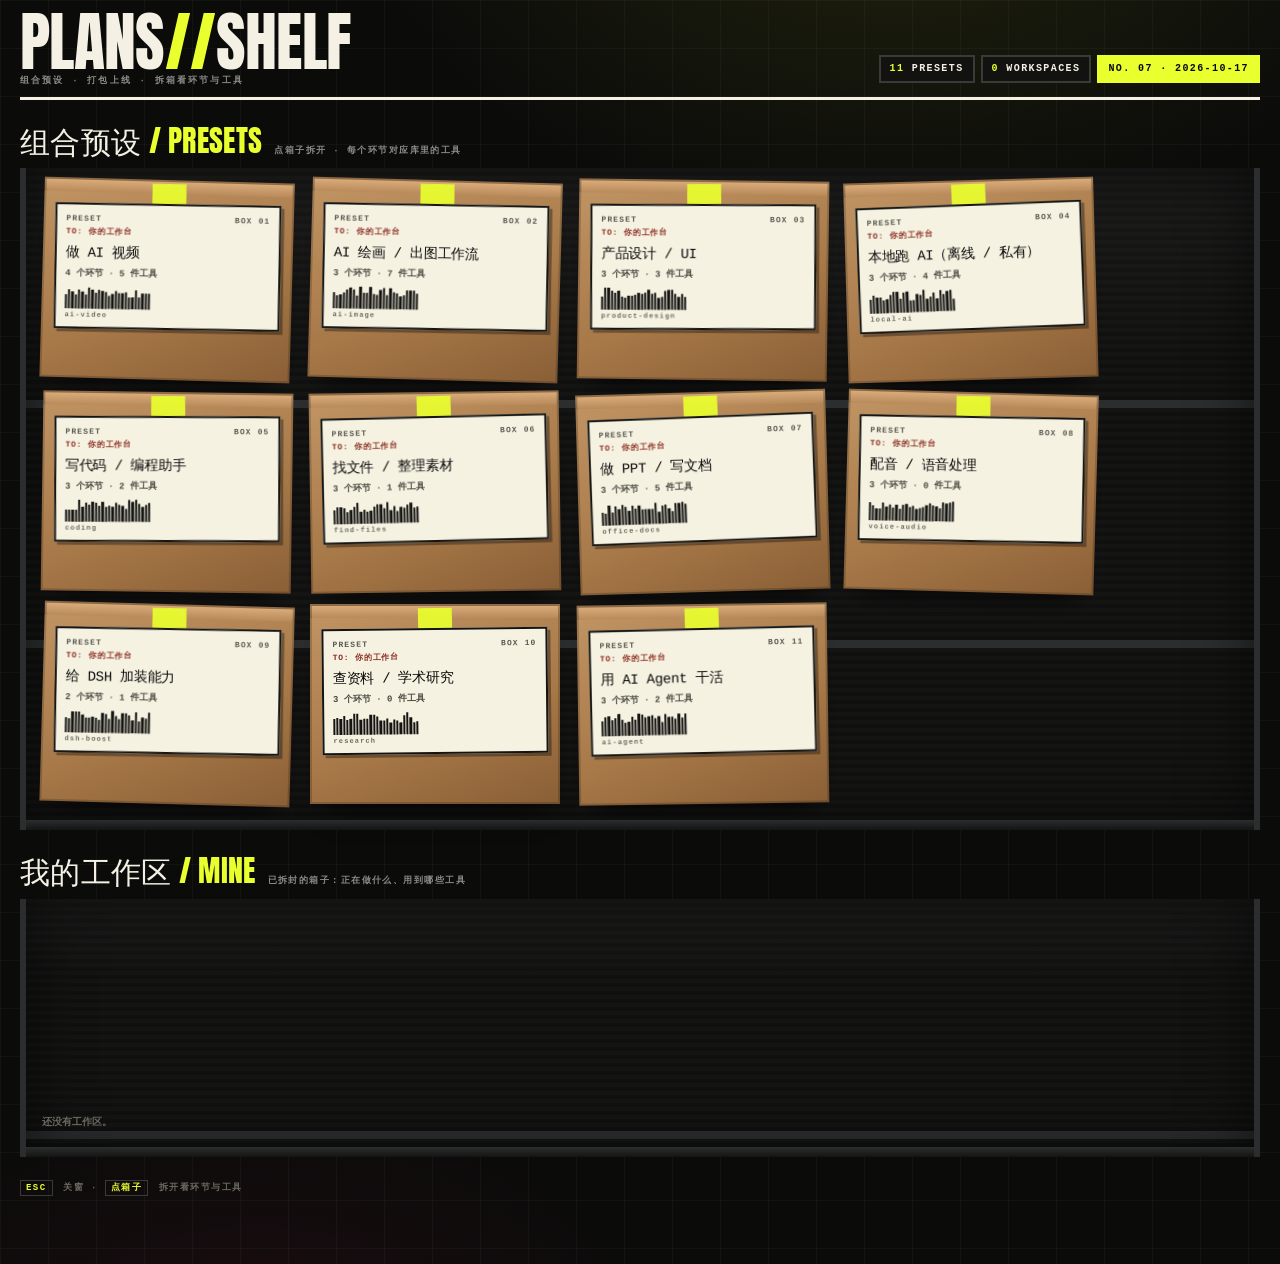
<file: data/site/plans-shelf.generated.html>
<!DOCTYPE html>
<html lang="zh-CN">
<head>
<meta charset="utf-8">
<title>计划与工作区 · 货架</title>
<style>
@font-face{font-family:"Bebas";src:url("../../assets/fonts/BebasNeue-Regular.ttf") format("truetype");font-weight:400;font-display:swap}
@font-face{font-family:"Big";src:url("../../assets/anton-latin.woff2") format("woff2");font-weight:400;font-display:swap}
@font-face{font-family:"MonoX";src:url("../../assets/fonts/SpecialElite-Regular.ttf") format("truetype");font-display:swap}
:root{
  --ink:#0a0a0a;--paper:#f4f1e4;--kraft:#b98a5a;--kraft2:#8a5f36;
  --fluoro:#e9ff2e;--magenta:#ff1f6b;--grey:#8a8a86;--steel:#3a3d3e;
  --mono:SFMono-Regular,Consolas,monospace;
  --pd-bg:#f4f1e4;--pd-ink:#141412;--pd-ink2:#4a463a;--pd-accent:#ff1f6b;--pd-accent2:#e9ff2e;--pd-rule:#cfc6b2;--pd-note:#efe7d2;
}
*{box-sizing:border-box}
html,body{margin:0;background:#0b0b0a;color:var(--paper);font:14px/1.5 "Noto Sans SC","Microsoft YaHei UI",system-ui,sans-serif}
body{background-image:
  radial-gradient(900px 600px at 70% -10%,rgba(233,255,46,.10),transparent 60%),
  radial-gradient(700px 500px at 20% 110%,rgba(255,31,107,.08),transparent 60%),
  linear-gradient(rgba(255,255,255,.03) 1px,transparent 1px),
  linear-gradient(90deg,rgba(255,255,255,.03) 1px,transparent 1px);
  background-size:auto,auto,48px 48px,48px 48px}
.wrap{max-width:1320px;margin:0 auto;padding:16px 20px 70px}
/* HUD 头 */
.hud{display:flex;align-items:flex-end;justify-content:space-between;gap:18px;border-bottom:3px solid var(--paper);padding-bottom:8px}
.hud h1{margin:0;font:400 64px/.82 "Big",Impact,sans-serif;letter-spacing:-.01em}
.hud h1 i{font-style:normal;color:var(--fluoro)}
.hud .sub{margin:6px 0 0;font:700 9px/1.6 var(--mono);letter-spacing:.24em;color:var(--grey);text-transform:uppercase}
.hud .meta{display:flex;gap:6px;flex-wrap:wrap;padding-bottom:6px}
.hud .meta span{font:700 10px/1 var(--mono);letter-spacing:.14em;border:2px solid #3a3a36;padding:7px 9px;background:#121210;color:var(--paper)}
.hud .meta b{color:var(--fluoro)}

/* 货架 */
.rack{margin-top:26px;position:relative}
.rack-head{display:flex;align-items:baseline;gap:12px;margin:0 0 10px}
.rack-head h2{margin:0;font:400 30px/1 "Big",Impact,sans-serif;letter-spacing:.01em;color:var(--paper);text-transform:uppercase}
.rack-head h2 span{color:var(--fluoro)}
.rack-head .hint{font:700 9px/1.6 var(--mono);letter-spacing:.16em;color:var(--grey);text-transform:uppercase}
.shelf{position:relative;padding:22px 16px 26px;border-left:6px solid #2b2d2e;border-right:6px solid #2b2d2e;
  background:
    repeating-linear-gradient(180deg,transparent 0 232px,#2b2d2e 232px 240px),
    linear-gradient(180deg,rgba(255,255,255,.035),transparent 30%),
    repeating-linear-gradient(180deg,#141413 0 4px,#101010 4px 8px);
  box-shadow:inset 0 0 60px rgba(0,0,0,.6)}
.shelf::after{content:"";position:absolute;left:0;right:0;bottom:0;height:10px;background:linear-gradient(180deg,#2b2d2e,#141413)}
.rack + .rack .shelf{margin-top:6px}
.boxes{display:flex;flex-wrap:wrap;gap:22px 18px;align-items:flex-end;min-height:210px}

/* 纸箱 */
.box{position:relative;width:250px;min-height:190px;padding:14px 12px 12px;cursor:pointer;
  background:linear-gradient(160deg,#c09363,#a97a49 55%,#8a5f36);
  box-shadow:0 18px 26px -16px rgba(0,0,0,.9),inset 0 0 0 2px rgba(0,0,0,.18);
  transform:rotate(var(--r,0deg));transition:box-shadow .15s ease,outline-color .15s ease;outline:2px solid transparent;outline-offset:3px}
.box:hover{box-shadow:0 22px 34px -16px rgba(0,0,0,.95);outline-color:var(--fluoro);transform:rotate(var(--r,0deg)) translateY(-4px)}
@keyframes boxIn{from{opacity:0;transform:rotate(var(--r,0deg)) translateY(10px)}to{opacity:1;transform:rotate(var(--r,0deg)) translateY(0)}}
.boxes>.box{animation:boxIn .46s cubic-bezier(.2,.8,.2,1) both}
.boxes>.box:nth-child(2){animation-delay:.05s}
.boxes>.box:nth-child(3){animation-delay:.1s}
.boxes>.box:nth-child(4){animation-delay:.15s}
.boxes>.box:nth-child(5){animation-delay:.2s}
.boxes>.box:nth-child(6){animation-delay:.25s}
.boxes>.box:nth-child(7){animation-delay:.3s}
.boxes>.box:nth-child(8){animation-delay:.35s}
@media (prefers-reduced-motion:reduce){.boxes>.box{animation:none!important}}
.box .flaps{position:absolute;left:0;right:0;top:-10px;height:14px;background:linear-gradient(180deg,#d8ab79,#b98a5a);border:2px solid rgba(0,0,0,.25);border-bottom:0}
.box .tapes{position:absolute;left:50%;top:-6px;width:34px;height:26px;margin-left:-17px;background:var(--fluoro);opacity:.92;
  box-shadow:0 2px 0 rgba(0,0,0,.25);transform:rotate(-1deg)}
.box .label{position:relative;background:#f6f2e2;color:#141412;border:2px solid #141412;padding:9px 9px 8px;font-family:var(--mono);
  box-shadow:3px 3px 0 rgba(0,0,0,.35);transform:rotate(-.6deg)}
.box .label .top{display:flex;justify-content:space-between;font:700 8px/1.3 var(--mono);letter-spacing:.14em;color:#5a5a52;text-transform:uppercase}
.box .label .to{font:700 8px/1.4 var(--mono);letter-spacing:.1em;color:#8a2b1f;margin-top:2px}
.box .label .nm{margin:5px 0 4px;font:700 15px/1.2 var(--sans);letter-spacing:-.02em;color:#0a0a0a}
.box .label .ln{font:600 9px/1.5 var(--mono);color:#4a4a42}
.box .label .bc{display:flex;align-items:flex-end;gap:1px;height:22px;margin-top:6px}
.box .label .bc i{display:block;width:2px;height:100%;background:#141412}
.box .label .bc i:nth-child(3n){width:3px}
.box .label .bc i:nth-child(4n){height:70%}
.box .label .id{font:700 7px/1 var(--mono);letter-spacing:.16em;color:#6a6a60;margin-top:3px}
.box .tag{position:absolute;right:8px;top:8px;background:var(--magenta);color:#fff;font:700 8px/1 var(--mono);letter-spacing:.12em;padding:4px 6px;transform:rotate(4deg)}
.box.opened{background:linear-gradient(160deg,#b4895a,#96703f 60%,#7a5230)}
.box.opened .flaps{height:0;border:0;background:none}
.box.opened .inner{position:absolute;left:8px;right:8px;top:-16px;height:16px;background:#3a2a1c;border:2px solid rgba(0,0,0,.4);border-bottom:0}

/* 详情明细 */
.pmeta{display:flex;flex-wrap:wrap;gap:6px;margin:10px 0 0}
.pmeta span{font:700 9px/1 var(--mono);letter-spacing:.14em;border:1px solid #3a3a36;padding:6px 8px;color:#cfc9b8}
.pmeta b{color:var(--fluoro)}
.crit{display:flex;flex-wrap:wrap;gap:4px;margin:0 0 7px}
.crit span{font:700 8.5px/1.2 var(--mono);letter-spacing:.08em;padding:4px 6px;border:1px dashed #3a3a36;color:#9a968a}
.tlist{border-top:1px solid #2a2a27;scrollbar-width:thin;scrollbar-color:#3a3a36 #141413}
.trow{display:flex;gap:10px;align-items:baseline;padding:7px 2px;border-bottom:1px solid #232320;font:600 10.5px/1.5 var(--mono);color:#d8d3c2}
.trow .tn{flex:0 0 210px;color:var(--paper);word-break:break-all}
.trow .best{display:inline-block;margin-left:6px;background:var(--magenta);color:#fff;font:700 8px/1 var(--mono);letter-spacing:.1em;padding:3px 5px;vertical-align:2px}
.trow .ts{flex:0 0 62px;color:var(--fluoro)}
.trow .tt{flex:0 0 56px;font-size:9px;letter-spacing:.08em;border:1px solid #3a3a36;padding:3px 5px;text-align:center;color:#cfc9b8}
.trow .tt.S{background:var(--fluoro);color:#0a0a0a;border-color:var(--fluoro)}
.trow .to{flex:1 1 auto;min-width:0;font:400 11px/1.55 "Noto Serif SC","Songti SC",serif;color:#a8a394}
.trow .tl{flex:0 0 52px;font-size:8.5px;letter-spacing:.06em;color:#7a766a;white-space:nowrap;overflow:hidden;text-overflow:ellipsis}
.trow .tlk{flex:0 0 16px;color:var(--fluoro);text-decoration:none;font-size:12px}
.trow .tlk:hover{color:var(--magenta)}
.trow .ok{color:var(--fluoro);font-size:9px}
.pd .sec h4{display:flex;justify-content:space-between;align-items:baseline}
.pd .sec h4 i{font-style:normal;color:#6a6a60;font-weight:600;letter-spacing:.1em}
@media (max-width:760px){.trow{flex-wrap:wrap}.trow .tn{flex:1 1 100%}.trow .to{flex:1 1 100%}}
/* 详情浮窗 */
.pd-wrap{position:fixed;inset:0;z-index:9999;display:none;align-items:center;justify-content:center;padding:22px}
.pd-wrap.on{display:flex}
.pd-mask{position:absolute;inset:0;background:rgba(8,8,7,.55);backdrop-filter:blur(14px);-webkit-backdrop-filter:blur(14px)}
.pd{position:relative;width:min(900px,94vw);max-height:88vh;overflow:auto;background:#141413;color:var(--paper);
  border:3px solid var(--paper);box-shadow:12px 12px 0 var(--fluoro);padding:24px 26px 22px}
.pd .x{position:absolute;right:12px;top:12px;width:32px;height:32px;background:none;border:2px solid var(--paper);color:var(--paper);font:400 18px/1 var(--mono);cursor:pointer}
.pd .x:hover{background:var(--magenta);border-color:var(--magenta)}
.pd .k{font:700 9px/1 var(--mono);letter-spacing:.22em;color:var(--fluoro);text-transform:uppercase}
.pd h3{margin:6px 0 4px;font:400 40px/1 "Big",Impact,sans-serif;letter-spacing:.01em}
.pd .intro{margin:0 0 14px;font:400 13.5px/1.7 "Noto Serif SC","Songti SC",serif;color:#d8d3c2}
.pd .sec{border-top:1px solid #3a3a36;padding-top:12px;margin-top:12px}
.pd .sec h4{margin:0 0 8px;font:700 9px/1 var(--mono);letter-spacing:.2em;color:var(--grey);text-transform:uppercase}
.role{display:block;padding:12px 0 14px;border-bottom:1px dashed #33332f}
.role .r{font:700 14px/1.3 var(--sans);color:var(--fluoro);margin-bottom:4px}
.role .r small{display:inline-block;font:600 9px/1.5 var(--mono);letter-spacing:.1em;color:var(--grey);margin-left:10px;vertical-align:2px}
.role .w{font:400 12.5px/1.6 "Noto Serif SC",serif;color:#cfc9b8;margin:0 0 6px}
.pd .tools{display:flex;flex-wrap:wrap;gap:5px}
.role .tools{display:flex;flex-wrap:wrap;gap:5px}
.pd .tools span{font:700 9px/1.3 var(--mono);border:1px solid #3a3a36;padding:4px 6px;color:#d8d3c2}
.pd .tools span b{color:var(--fluoro)}
.pd .note{background:#1b1b19;border-left:3px solid var(--magenta);padding:10px 12px;font:400 12.5px/1.75 "Noto Serif SC",serif;color:#cfc9b8;white-space:pre-wrap}
.pd .foot{margin-top:14px;display:flex;flex-wrap:wrap;gap:8px;align-items:center}
.pd .foot .st{font:700 9px/1 var(--mono);letter-spacing:.14em;padding:6px 8px;border:2px solid var(--fluoro);color:var(--fluoro)}
.pd .foot .st.done{background:var(--fluoro);color:#0a0a0a}
.pd .foot .meta{font:600 9px/1.6 var(--mono);color:var(--grey);letter-spacing:.1em}
.keyhint{margin-top:24px;font:700 9px/1.7 var(--mono);letter-spacing:.16em;color:#6a6a60;text-transform:uppercase}
.keyhint b{color:var(--fluoro);border:1.5px solid #3a3a36;padding:2px 5px;margin-right:4px}
@media (max-width:760px){.hud h1{font-size:44px}.boxes{gap:16px}.box{width:100%}.role{grid-template-columns:1fr}}
</style>
  <link rel="stylesheet" href="../../assets/ui/motion.css">
<!-- BUILD-STAMP: build 2026-10-24 16:43 ｜ 数据指纹 C2BDD6A3E5BD ｜ 15 条 -->
</head>
<body data-motion-page="plans">
<div class="wrap">
  <header class="hud">
    <div>
      <h1>PLANS<i>//</i>SHELF</h1>
      <p class="sub">组合预设 · 打包上线 · 拆箱看环节与工具</p>
    </div>
    <div class="meta">
      <span><b id="nPlan">0</b> PRESETS</span>
      <span><b id="nWs">0</b> WORKSPACES</span>
      <span class="y" style="background:var(--fluoro);color:#0a0a0a;border-color:var(--fluoro)">NO. 07 · 2026-10-17</span>
    </div>
  </header>

  <section class="rack">
    <div class="rack-head"><h2>组合预设<span> / PRESETS</span></h2><span class="hint">点箱子拆开 · 每个环节对应库里的工具</span></div>
    <div class="shelf"><div class="boxes" id="presetBoxes"></div></div>
  </section>

  <section class="rack">
    <div class="rack-head"><h2>我的工作区<span> / MINE</span></h2><span class="hint">已拆封的箱子：正在做什么、用到哪些工具</span></div>
    <div class="shelf"><div class="boxes" id="wsBoxes"></div></div>
  </section>

  <div class="keyhint"><b>ESC</b> 关窗 · <b>点箱子</b> 拆开看环节与工具</div>
</div>

<div class="pd-wrap" id="pd">
  <div class="pd-mask" id="pdMask"></div>
  <div class="pd" role="dialog" aria-modal="true" id="pdBody"></div>
</div>

<script>
var PLANS = [{"id":"ai-video","name":"做 AI 视频","intro":"一条 AI 视频通常要过这几步：先有画面，再剪成片，最后配声音。下面是每一步该看哪类工具。","triggers":["做视频","短视频","ai视频","视频生成","ai 视频","漫剧","短剧"],"roles":[{"role":"画面生成","why":"视频的画面素材从这里来（文生图 / 文生视频 / 动画）","n":2,"crit":{"l2":["AI视频","AI绘画"],"ft":["视频制作","文生图","动画生成","动态插画"]},"tools":[{"name":"ImageMagick/ImageMagick","tier":"D","stars":17650,"one":"这是一个图像处理工具，可以帮你批量转换、裁剪、压缩图片，也能在命令行里一次处理成千上万张。","lic":""},{"name":"HBAI-Ltd/Toonflow-app","tier":"D","stars":17338,"one":"这是一个做短剧和漫画的工具，可以帮你把剧本快速变成连载内容。","lic":""}]},{"role":"成片剪辑与后期","why":"把素材拼成片子：剪辑、转场、增强画质","n":3,"crit":{"l2":["图片处理"],"ft":["视频剪辑","视频增强","画质增强"]},"tools":[{"name":"storytold/photocraft","tier":"A","stars":66738,"one":"这是一个免费的修图软件，可以帮你处理照片，而且是用 Rust 从零重写的、不依赖 Adobe。","lic":"Apache-2.0"},{"name":"robbietilton/Compositor","tier":"A","stars":17017,"one":"这是一个给 Mac 用户用的修图软件，可以帮你处理照片，而不用按月付 Adobe 的订阅费。","lic":"MIT"},{"name":"storytold/filmcraft","tier":"A","stars":14654,"one":"这是一个视频剪辑软件，可以帮你剪片段、拼画面，是免费开源的。","lic":"Apache-2.0"}]},{"role":"配音与音频","why":"旁白、配音、口播都在这步解决","n":0,"crit":{"l2":[],"ft":["语音处理","语音合成","文字转语音","音频编辑"]},"tools":[]},{"role":"素材管理","why":"素材一多就要能找得到、理得清","n":0,"crit":{"l2":["文件管理"],"ft":["文件搜索","素材"]},"tools":[]}],"toolCount":5,"hits":5.0},{"id":"ai-image","name":"AI 绘画 / 出图工作流","intro":"出图不只是「输入一句话」：模型怎么跑、图怎么改、批量怎么管，各是一步。","triggers":["画图","ai绘画","出图","文生图","生成图片","绘画","ai画图","修图"],"roles":[{"role":"出图主体","why":"真正把文字变成图的工具","n":2,"crit":{"l2":["AI绘画"],"ft":["文生图","AI绘画","图像生成"]},"tools":[{"name":"ImageMagick/ImageMagick","tier":"D","stars":17650,"one":"这是一个图像处理工具，可以帮你批量转换、裁剪、压缩图片，也能在命令行里一次处理成千上万张。","lic":""},{"name":"wheresryan22/anatomy","tier":"A","stars":15454,"one":"这是一个给 Claude Code 用户用的绘图技能，可以帮你把抽象的技术概念画成能拆开、会动的立体机械图。","lic":"MIT"}]},{"role":"本地运行 / 模型管理","why":"不想付费或用云端，就在本机跑","n":3,"crit":{"l2":["本地模型","模型训练"],"ft":["本地模型","模型管理"]},"tools":[{"name":"unslothai/unsloth","tier":"D","stars":77838,"one":"这是一个加速大模型微调的工具，可以帮你用更少的显卡显存、更快地训练自己的模型。","lic":""},{"name":"mudler/LocalAI","tier":"D","stars":49485,"one":"这是一个在自己电脑上跑 AI 模型的工具，可以帮你把大模型、图像生成、语音都放在本机运行，还兼容 OpenAI 接口。","lic":""},{"name":"Niko1221/Strata","tier":"S","stars":27068,"one":"这是一个让你在自己电脑上跑大模型的工具，可以帮你一键装好，并在本机提供一个兼容 OpenAI 接口的服务。","lic":"MIT"}]},{"role":"改图与后期","why":"生成的图多半要修：抠图、去背景、局部重绘","n":2,"crit":{"l2":["图片处理","图片处理"],"ft":["修图","抠图","去背景","局部重绘"]},"tools":[{"name":"storytold/photocraft","tier":"A","stars":66738,"one":"这是一个免费的修图软件，可以帮你处理照片，而且是用 Rust 从零重写的、不依赖 Adobe。","lic":"Apache-2.0"},{"name":"robbietilton/Compositor","tier":"A","stars":17017,"one":"这是一个给 Mac 用户用的修图软件，可以帮你处理照片，而不用按月付 Adobe 的订阅费。","lic":"MIT"}]}],"toolCount":7,"hits":7.0},{"id":"product-design","name":"产品设计 / UI","intro":"从想法到可看的稿子：灵感与生成、界面素材、结构梳理、文档沉淀。","triggers":["产品设计","ui设计","做界面","原型","设计稿","ui"],"roles":[{"role":"界面与视觉生成","why":"把想法快速变成可看的界面或配图","n":2,"crit":{"l2":["UI设计","AI绘画"],"ft":["UI设计","设计稿","图示生成"]},"tools":[{"name":"ImageMagick/ImageMagick","tier":"D","stars":17650,"one":"这是一个图像处理工具，可以帮你批量转换、裁剪、压缩图片，也能在命令行里一次处理成千上万张。","lic":""},{"name":"wheresryan22/anatomy","tier":"A","stars":15454,"one":"这是一个给 Claude Code 用户用的绘图技能，可以帮你把抽象的技术概念画成能拆开、会动的立体机械图。","lic":"MIT"}]},{"role":"建模 / 三维","why":"涉及实体产品或场景时需要","n":0,"crit":{"l2":["建模"],"ft":["建模","CAD"]},"tools":[]},{"role":"思路与文档","why":"需求、竞品、说明总得记下来","n":1,"crit":{"l2":["笔记","AI办公"],"ft":["笔记","文档编辑"]},"tools":[{"name":"storytold/wordcraft","tier":"A","stars":14155,"one":"这是一个文字处理软件，可以帮你写文档、写报告，是 Microsoft Word 的免费开源替代品。","lic":"Apache-2.0"}]}],"toolCount":3,"hits":3.0},{"id":"local-ai","name":"本地跑 AI（离线 / 私有）","intro":"数据不出机器：模型怎么跑、怎么接进现有程序、怎么微调。","triggers":["本地运行ai","离线ai","本地跑模型","私有部署","自己电脑跑ai","本地ai"],"roles":[{"role":"推理引擎","why":"在本机把模型跑起来","n":2,"crit":{"l2":["本地模型"],"ft":["本地大模型","推理引擎","OpenAI兼容"]},"tools":[{"name":"mudler/LocalAI","tier":"D","stars":49485,"one":"这是一个在自己电脑上跑 AI 模型的工具，可以帮你把大模型、图像生成、语音都放在本机运行，还兼容 OpenAI 接口。","lic":""},{"name":"Niko1221/Strata","tier":"S","stars":27068,"one":"这是一个让你在自己电脑上跑大模型的工具，可以帮你一键装好，并在本机提供一个兼容 OpenAI 接口的服务。","lic":"MIT"}]},{"role":"训练 / 微调","why":"要用自己的数据调模型","n":1,"crit":{"l2":["模型训练"],"ft":["模型微调","训练加速"]},"tools":[{"name":"unslothai/unsloth","tier":"D","stars":77838,"one":"这是一个加速大模型微调的工具，可以帮你用更少的显卡显存、更快地训练自己的模型。","lic":""}]},{"role":"服务与部署","why":"让别的程序/别的设备也能用上","n":2,"crit":{"l2":["部署托管","自动化"],"ft":["自建服务","自托管"]},"tools":[{"name":"mudler/LocalAI","tier":"D","stars":49485,"one":"这是一个在自己电脑上跑 AI 模型的工具，可以帮你把大模型、图像生成、语音都放在本机运行，还兼容 OpenAI 接口。","lic":""},{"name":"browser-use/jev-ultrafast","tier":"S","stars":22979,"one":"这是一个给开发者用的网页自动化代理，可以帮你用最少的钱和时间让 AI 去操作网站。","lic":"MIT"}]}],"toolCount":4,"hits":5.0},{"id":"coding","name":"写代码 / 编程助手","intro":"从「帮我写」到「帮我查」：助手、代码理解、工具链。","triggers":["写代码","编程助手","ai编程","代码助手","coding","重构","看代码"],"roles":[{"role":"编程助手","why":"直接在编辑器/终端里帮你写与改","n":0,"crit":{"l2":["编程助手"],"ft":["编程助手","代码助手","coding agent"]},"tools":[]},{"role":"代码理解与分析","why":"改之前先搞清影响面、依赖、坏味道","n":0,"crit":{"l2":["代码分析"],"ft":["代码分析","索引","依赖分析"]},"tools":[]},{"role":"开发工具","why":"日常脚手架与效率工具","n":2,"crit":{"l2":["开发工具"],"ft":["开发工具","命令行工具"]},"tools":[{"name":"ImageMagick/ImageMagick","tier":"D","stars":17650,"one":"这是一个图像处理工具，可以帮你批量转换、裁剪、压缩图片，也能在命令行里一次处理成千上万张。","lic":""},{"name":"AbdelStark/awesome-typesafe-jev","tier":"A","stars":592,"one":"Awesome Jev: a source-backed field guide to TypeSafe's System One model, with SDKs, live demos, agent tools, and independent evaluations.","lic":"MIT"}]}],"toolCount":2,"hits":2.0},{"id":"find-files","name":"找文件 / 整理素材","intro":"东西一多就找不到：先能搜到，再能理清，最后能自动化。","triggers":["找文件","搜文件","文件太多","整理文件","素材管理","搜索文件"],"roles":[{"role":"搜索与索引","why":"记得内容却忘了文件名时靠它","n":0,"crit":{"l2":["文件管理"],"ft":["文件搜索","语义搜索","本地索引"]},"tools":[]},{"role":"系统级效率","why":"剪贴板、启动器、快捷操作","n":0,"crit":{"l2":["系统工具"],"ft":["系统工具","快捷"]},"tools":[]},{"role":"自动化","why":"重复的整理动作交给脚本","n":1,"crit":{"l2":["自动化"],"ft":["自动化","定时任务"]},"tools":[{"name":"browser-use/jev-ultrafast","tier":"S","stars":22979,"one":"这是一个给开发者用的网页自动化代理，可以帮你用最少的钱和时间让 AI 去操作网站。","lic":"MIT"}]}],"toolCount":1,"hits":1.0},{"id":"office-docs","name":"做 PPT / 写文档","intro":"别只找「生成 PPT 的 AI」——排版、素材、成稿各是一步。","triggers":["做ppt","写文档","汇报","幻灯片","演示文稿","写报告"],"roles":[{"role":"演示与文档成稿","why":"真正产出 ppt / 文档文件","n":1,"crit":{"l2":["AI办公"],"ft":["幻灯片","做PPT","文档编辑"]},"tools":[{"name":"storytold/wordcraft","tier":"A","stars":14155,"one":"这是一个文字处理软件，可以帮你写文档、写报告，是 Microsoft Word 的免费开源替代品。","lic":"Apache-2.0"}]},{"role":"配图与视觉","why":"图文并茂比纯文字好读","n":4,"crit":{"l2":["AI绘画","图片处理"],"ft":["配图","插图","图示生成"]},"tools":[{"name":"storytold/photocraft","tier":"A","stars":66738,"one":"这是一个免费的修图软件，可以帮你处理照片，而且是用 Rust 从零重写的、不依赖 Adobe。","lic":"Apache-2.0"},{"name":"ImageMagick/ImageMagick","tier":"D","stars":17650,"one":"这是一个图像处理工具，可以帮你批量转换、裁剪、压缩图片，也能在命令行里一次处理成千上万张。","lic":""},{"name":"robbietilton/Compositor","tier":"A","stars":17017,"one":"这是一个给 Mac 用户用的修图软件，可以帮你处理照片，而不用按月付 Adobe 的订阅费。","lic":"MIT"},{"name":"wheresryan22/anatomy","tier":"A","stars":15454,"one":"这是一个给 Claude Code 用户用的绘图技能，可以帮你把抽象的技术概念画成能拆开、会动的立体机械图。","lic":"MIT"}]},{"role":"素材与知识沉淀","why":"长期写东西要有自己的资料库","n":0,"crit":{"l2":["笔记"],"ft":["笔记","知识管理"]},"tools":[]}],"toolCount":5,"hits":5.0},{"id":"voice-audio","name":"配音 / 语音处理","intro":"声音这条线：把话说出来（合成）、把话记下来（识别）、把音修好（编辑）。","triggers":["配音","语音转文字","字幕","音频","转录","朗读"],"roles":[{"role":"语音合成 / 朗读","why":"给视频或播客生成旁白","n":0,"crit":{"l2":[],"ft":["语音合成","文字转语音","配音"]},"tools":[]},{"role":"语音识别 / 字幕","why":"把录音变成可编辑的文字","n":0,"crit":{"l2":[],"ft":["语音识别","字幕","转写"]},"tools":[]},{"role":"音频编辑","why":"剪掉口误、降噪、调音量","n":0,"crit":{"l2":[],"ft":["音频编辑","录音剪辑"]},"tools":[]}],"toolCount":0,"hits":0.0},{"id":"dsh-boost","name":"给 DSH 加装能力","intro":"DSH 本体之外的能力都靠插件/技能补：装什么、怎么管、怎么配。","triggers":["dsh插件","插件","dsh","扩展dsh","给dsh加"],"roles":[{"role":"插件与技能","why":"新能力以插件/技能形式加进来","n":1,"crit":{"l2":["DSH 插件","DSH 技能"],"ft":["DSH 插件","agent-skills"]},"tools":[{"name":"AbdelStark/awesome-typesafe-jev","tier":"A","stars":592,"one":"Awesome Jev: a source-backed field guide to TypeSafe's System One model, with SDKs, live demos, agent tools, and independent evaluations.","lic":"MIT"}]},{"role":"配置与观测","why":"装多了要能看清状态、额度、上下文","n":0,"crit":{"l2":["DSH 配置"],"ft":["配额管理","配置","上下文"]},"tools":[]}],"toolCount":1,"hits":1.0},{"id":"research","name":"查资料 / 学术研究","intro":"检索、读、整理三段：先找到，再读懂，最后沉淀成自己的。","triggers":["查资料","找论文","学术","research","调研","收集资料"],"roles":[{"role":"检索与抓取","why":"把散落的信息拉回来","n":0,"crit":{"l2":[],"ft":["网页搜索","检索","抓取","爬取"]},"tools":[]},{"role":"理解与整理","why":"长文/论文要能快速读进去","n":0,"crit":{"l2":["AI聊天","AI写作"],"ft":["翻译","总结","写作"]},"tools":[]},{"role":"知识沉淀","why":"形成可检索的长期资料库","n":0,"crit":{"l2":["笔记"],"ft":["笔记","知识管理"]},"tools":[]}],"toolCount":0,"hits":0.0},{"id":"ai-agent","name":"用 AI Agent 干活","intro":"让 AI 自己动手：先有个能编排任务的助手，再接上工具与浏览器，最后把过程管起来。","triggers":["ai agent","智能体","agent","自动化助手","个人助手"],"roles":[{"role":"Agent 主程序 / 编排","why":"负责拆任务、调工具、循环推进","n":2,"crit":{"l2":["AI Agent"],"ft":["AI代理","AI Agent","个人助手"]},"tools":[{"name":"browser-use/jev-ultrafast","tier":"S","stars":22979,"one":"这是一个给开发者用的网页自动化代理，可以帮你用最少的钱和时间让 AI 去操作网站。","lic":"MIT"},{"name":"yetone/magpie","tier":"S","stars":15397,"one":"这是一个给开发者用的模型接入层，可以帮你把各家 AI 编程助手接到同一个地方，比如让 Codex 用上 DeepSeek。","lic":"MIT"}]},{"role":"浏览器与设备操作","why":"让它真的能点网页、操作设备，而不只是聊天","n":1,"crit":{"l2":["自动化"],"ft":["浏览器代理","网页自动化","手机自动化"]},"tools":[{"name":"browser-use/jev-ultrafast","tier":"S","stars":22979,"one":"这是一个给开发者用的网页自动化代理，可以帮你用最少的钱和时间让 AI 去操作网站。","lic":"MIT"}]},{"role":"运行环境与沙箱","why":"给 agent 一个受限空间跑，避免它乱动你的系统","n":0,"crit":{"l2":[],"ft":["沙箱","权限控制","隔离","sandbox"]},"tools":[]}],"toolCount":2,"hits":3.0}];
var WS = [];

(function () {
  function tierCn(t) { return ({ S: 'S 档', A: 'A 档', B: 'B 档', C: 'C 档', D: 'D 档', dropped: 'D 档' })[t] || (t ? t + ' 档' : 'D 档'); }
  function esc(s) { return String(s == null ? '' : s).replace(/[&<>"]/g, function (c) { return { '&': '&amp;', '<': '&lt;', '>': '&gt;', '"': '&quot;' }[c]; }); }
  function hash(s) { var h = 0; s = String(s); for (var i = 0; i < s.length; i++) { h = (h * 31 + s.charCodeAt(i)) | 0; } return Math.abs(h); }
  function rot(id) { return ((hash(id) % 5) - 2) * 0.8; }
  function barcode(seed) {
    var h = hash(seed), out = '';
    for (var i = 0; i < 26; i++) { h = (h * 1103515245 + 12345) | 0; out += '<i style="height:' + (55 + (Math.abs(h) % 46)) + '%"></i>'; }
    return '<div class="bc">' + out + '</div>';
  }
  function box(p, kind) {
    var r = rot(p.id);
    return '<article class="box' + (kind === 'ws' ? ' opened' : '') + '" data-id="' + esc(p.id) + '" style="--r:' + r.toFixed(1) + 'deg">'
      + '<div class="flaps"></div><div class="tapes"></div>'
      + (kind === 'ws' ? '<div class="inner"></div>' : '')
      + '<div class="label">'
      + '<div class="top"><span>' + (kind === 'ws' ? 'WORKSPACE' : 'PRESET') + '</span><span>' + (kind === 'ws' ? (p.status || '—') : 'BOX ' + String(p.no).padStart(2, '0')) + '</span></div>'
      + '<div class="to">TO: 你的工作台</div>'
      + '<div class="nm">' + esc(p.name) + '</div>'
      + (kind === 'ws'
        ? '<div class="ln">' + (p.tools || []).length + ' 件工具 · 已完成 ' + (p.done || []).length + '</div>'
        : '<div class="ln">' + (p.roles || []).length + ' 个环节 · ' + (p.toolCount || 0) + ' 件工具</div>')
      + barcode(p.id)
      + '<div class="id">' + esc(p.id) + '</div>'
      + '</div>'
      + '</article>';
  }

  var pb = document.getElementById('presetBoxes'), wb = document.getElementById('wsBoxes');
  pb.innerHTML = PLANS.map(function (p, i) { p.no = i + 1; return box(p, 'preset'); }).join('');
  wb.innerHTML = WS.length ? WS.map(function (w) { return box(w, 'ws'); }).join('') : '<div style="color:#6a6a60;font:700 10px/1.6 var(--mono)">还没有工作区。</div>';
  document.getElementById('nPlan').textContent = PLANS.length;
  document.getElementById('nWs').textContent = WS.length;

  var pd = document.getElementById('pd'), body = document.getElementById('pdBody');
  function close() { pd.classList.remove('on'); document.documentElement.style.overflow = ''; }
  document.getElementById('pdMask').onclick = close;
  document.addEventListener('keydown', function (e) { if (e.key === 'Escape') { close(); } });

  function trow(t, i, isWs, bestIdx) {
    return '<div class="trow">'
      + '<span class="tn">' + esc(t.name) + (i === bestIdx && !isWs ? '<i class="best">首选</i>' : '') + '</span>'
      + '<span class="ts">★ ' + (t.stars || 0) + '</span>'
      + '<span class="tt ' + esc(t.tier || '') + '">' + esc(tierCn(t.tier)) + '</span>'
      + '<span class="tl">' + esc(t.lic || '—') + '</span>'
      + '<a class="tlk" href="https://github.com/' + esc(t.name) + '" target="_blank" rel="noopener" title="在 GitHub 打开">↗</a>'
      + '<span class="to">' + esc(t.one || '（缺：一句话说明）') + '</span>'
      + (isWs && t.done ? '<span class="ok">✓ 已完成</span>' : '')
      + '</div>';
  }
  function openPlan(p) {
    var html = '<button class="x">×</button><div class="k">PRESET · ' + esc(p.id) + '</div><h3>' + esc(p.name) + '</h3>'
      + '<p class="intro">' + esc(p.intro || '') + '</p>'
      + '<div class="pmeta">'
      + '<span><b>' + (p.roles || []).length + '</b> 个环节</span>'
      + '<span><b>' + (p.toolCount || 0) + '</b> 件可用工具（去重）</span>'
      + '<span><b>' + ((p.triggers || []).length) + '</b> 个触发词</span>'
      + '<span>' + esc(p.id) + '</span>'
      + '</div>';
    if (p.triggers && p.triggers.length) {
      html += '<div class="sec"><h4>什么时候用（触发词）</h4><div class="tools">' + p.triggers.map(function (t) { return '<span>' + esc(t) + '</span>'; }).join('') + '</div></div>';
    }
    html += '<div class="sec"><h4>拆箱 · 每个环节与工具<i>工具由本地库按二级分类 / 功能标签自动匹配，按 star 排序 · 首选已标出</i></h4>';
    (p.roles || []).forEach(function (r, idx) {
      var crit = '';
      ((r.crit && r.crit.l2) || []).forEach(function (x) { crit += '<span>二级分类 · ' + esc(x) + '</span>'; });
      ((r.crit && r.crit.ft) || []).forEach(function (x) { crit += '<span>功能标签 · ' + esc(x) + '</span>'; });
      var best = 0;
      for (var bi = 0; bi < (r.tools || []).length; bi++) { if (['S', 'A', 'B'].indexOf(r.tools[bi].tier) >= 0) { best = bi; break; } }
      html += '<div class="role"><div class="r">' + String(idx + 1).padStart(2, '0') + ' · ' + esc(r.role) + '<small>' + (r.n || 0) + ' 条可用</small></div><div>'
        + '<p class="w">' + esc(r.why || '') + '</p>'
        + (crit ? '<div class="crit">' + crit + '</div>' : '')
        + '<div class="tlist">' + (r.tools || []).map(function (t, i) { return trow(t, i, false, best); }).join('') + '</div>'
        + '</div></div>';
    });
    html += '</div>';
    body.innerHTML = html;
    body.querySelector('.x').onclick = close;
    pd.classList.add('on'); document.documentElement.style.overflow = 'hidden'; body.scrollTop = 0;
  }

  function openWs(w) {
    var doneN = (w.tools || []).filter(function (t) { return t.done; }).length;
    var html = '<button class="x">×</button><div class="k">WORKSPACE · ' + esc(w.id) + '</div><h3>' + esc(w.name) + '</h3>'
      + '<p class="intro">' + esc(w.goal || '（缺：目标）') + '</p>'
      + '<div class="pmeta">'
      + '<span>状态 <b>' + esc(w.status || '—') + '</b></span>'
      + '<span><b>' + (w.tools || []).length + '</b> 件工具</span>'
      + '<span><b>' + doneN + '</b> 件已完成</span>'
      + '<span>' + esc(w.created || '') + ' → ' + esc(w.updated || '') + '</span>'
      + '</div>';
    html += '<div class="sec"><h4>用到的工具<i>✓ 表示已完成</i></h4><div class="tlist" style="max-height:none">'
      + (w.tools || []).map(function (t) { return trow(t, -1, true); }).join('')
      + '</div></div>';
    if (w.note) { html += '<div class="sec"><h4>备注 · 用户原话</h4><div class="note">' + esc(w.note) + '</div></div>'; }
    html += '<div class="foot"><span class="st' + (w.status === '完成' ? ' done' : '') + '">' + esc(w.status || '—') + '</span>'
      + '<span class="meta">' + esc(w.created || '') + ' → ' + esc(w.updated || '') + '</span></div>';
    body.innerHTML = html;
    body.querySelector('.x').onclick = close;
    pd.classList.add('on'); document.documentElement.style.overflow = 'hidden'; body.scrollTop = 0;
  }

  function bind(list, opener) {
    [].forEach.call(document.querySelectorAll('.box'), function (el) {
      el.addEventListener('click', function () {
        var id = el.getAttribute('data-id');
        for (var i = 0; i < list.length; i++) { if (list[i].id === id) { opener(list[i]); return; } }
      });
    });
  }
  bind(PLANS, openPlan); bind(WS, openWs);
  var qid = new URLSearchParams(location.search).get('open');
  if (qid) {
    PLANS.forEach(function (p) { if (p.id === qid) { openPlan(p); } });
    WS.forEach(function (w) { if (w.id === qid) { openWs(w); } });
  }

  /* 站点外壳的快捷键（1–4 / G / ESC）转发：焦点在页面里也能用 */
  document.addEventListener('keydown', function (e) {
    var t = e.target;
    if (t && /^(INPUT|TEXTAREA|SELECT)$/.test(t.tagName)) { return; }
    if (/^[1-4gG]$/.test(e.key) || e.key === 'Escape') {
      try { parent.postMessage({ __archiveKey: e.key }, '*'); } catch (err) {}
    }
  });
})();
</script>
  <script src="../../assets/ui/motion.js" defer></script>
</body>
</html>
</file>
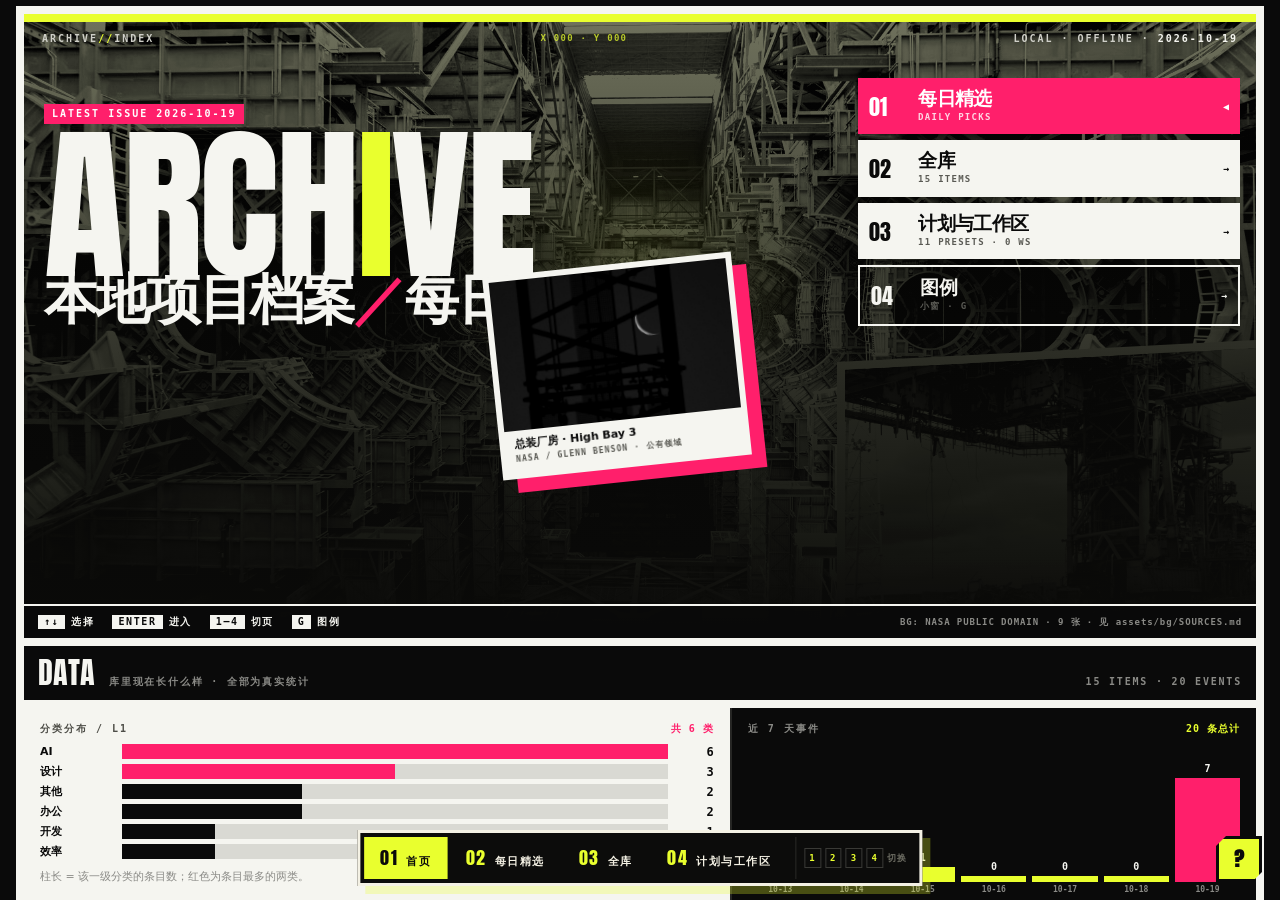
<file: data/site/site-shell.generated.html>
<!DOCTYPE html>
<html lang="zh-CN">
<head>
<meta charset="utf-8">
<title>本地开源项目 · 档案站</title>
<style>
@font-face{font-family:"Big";src:url("../../assets/anton-latin.woff2") format("woff2");font-display:swap}
:root{--ink:#0a0a0a;--paper:#f4f1e4;--fluoro:#e9ff2e;--magenta:#ff1f6b;--mono:SFMono-Regular,Consolas,monospace}
*{box-sizing:border-box}
html,body{margin:0;height:100%;background:#080807;color:var(--paper);font:14px/1.5 "Noto Sans SC","Microsoft YaHei UI",system-ui,sans-serif;overflow:hidden}
#view{position:fixed;inset:0;width:100%;height:100%;border:0;background:#080807}

/* 底部游戏式导航坞 */
.dock{position:fixed;left:50%;bottom:14px;transform:translateX(-50%);z-index:50;display:flex;align-items:stretch;gap:2px;
  background:#0c0c0b;border:3px solid var(--paper);box-shadow:8px 8px 0 rgba(233,255,46,.28);padding:4px}
.dock a{display:flex;align-items:baseline;gap:8px;text-decoration:none;color:var(--paper);
  font:700 11px/1 var(--mono);letter-spacing:.14em;padding:10px 14px;border:2px solid transparent;white-space:nowrap;cursor:pointer;
  transition:background .12s,color .12s,border-color .12s}
.dock a .n{font:400 18px/1 "Big",Impact,sans-serif;color:var(--fluoro)}
.dock a:hover{border-color:var(--paper)}
.dock a.on{background:var(--fluoro);color:#0a0a0a;border-color:var(--fluoro)}
.dock a.on .n{color:#0a0a0a}
.dock .k{margin-left:6px;padding:10px 8px;font:700 9px/1.6 var(--mono);letter-spacing:.14em;color:#6a6a60;border-left:1px solid #2a2a26;display:flex;align-items:center;gap:4px}
.dock .k b{color:var(--fluoro);border:1.5px solid #3a3a36;padding:2px 4px;font-weight:700}
.dock .k b:last-child{margin-right:0}

/* 左上角状态 */
.status{position:fixed;left:16px;bottom:18px;z-index:50;font:700 9px/1.6 var(--mono);letter-spacing:.18em;color:#6a6a60;
  border-left:3px solid var(--fluoro);padding-left:10px;pointer-events:none;text-transform:uppercase}
.status b{display:block;font:400 22px/1 "Big",Impact,sans-serif;color:var(--paper);letter-spacing:0}
.status i{font-style:normal;color:var(--fluoro)}
.status .dot{color:var(--magenta)}

/* ============================================================================
   图例小窗：斜切多边形 + 进场动画 + 每类不同表现
   ============================================================================ */
.lbtn{position:fixed;right:18px;bottom:18px;z-index:70;width:46px;height:46px;background:var(--fluoro);color:#0a0a0a;
  border:3px solid #0a0a0a;font:700 20px/1 "Big",Impact,sans-serif;cursor:pointer;
  clip-path:polygon(0 10px,10px 0,100% 0,100% calc(100% - 10px),calc(100% - 10px) 100%,0 100%);
  box-shadow:4px 4px 0 var(--magenta);transition:transform .12s}
.lbtn:hover{transform:translate(-2px,-2px)}
.lbtn.on{background:var(--magenta);color:#fff;box-shadow:4px 4px 0 var(--fluoro)}

.legend{position:fixed;inset:0;z-index:80;display:none;align-items:center;justify-content:center;padding:26px}
.legend.on{display:flex}
.legend .mask{position:absolute;inset:0;background:rgba(6,6,5,.62);backdrop-filter:blur(10px);-webkit-backdrop-filter:blur(10px)}
.legend .frame{position:relative;width:min(940px,94vw);max-height:86vh;padding:3px;background:var(--fluoro);
  clip-path:polygon(0 18px,18px 0,calc(100% - 58px) 0,100% 58px,100% calc(100% - 18px),calc(100% - 18px) 100%,58px 100%,0 calc(100% - 58px));
  animation:lgIn .34s cubic-bezier(.2,.85,.2,1) both}
@keyframes lgIn{from{opacity:0;transform:translateY(26px) rotate(-.8deg) scale(.97)}to{opacity:1;transform:none}}
.legend .panel{position:relative;background:#0b0b0a;color:var(--paper);padding:24px 26px 20px;overflow-y:auto;overflow-x:hidden;max-height:calc(86vh - 6px);
  clip-path:polygon(0 17px,17px 0,calc(100% - 56px) 0,100% 56px,100% calc(100% - 17px),calc(100% - 17px) 100%,56px 100%,0 calc(100% - 56px))}
.legend .panel::after{content:"";position:absolute;inset:0;pointer-events:none;
  background:linear-gradient(115deg,transparent 0 40%,rgba(233,255,46,.06) 46%,transparent 52%);
  animation:lgSweep 2.6s linear infinite}
@keyframes lgSweep{from{transform:translateX(-60%)}to{transform:translateX(60%)}}
.legend h3{margin:0 0 2px;font:400 34px/1 "Big",Impact,sans-serif;color:var(--paper);letter-spacing:.01em}
.legend h3 i{font-style:normal;color:var(--fluoro)}
.legend .sub{margin:0 0 16px;font:700 9px/1.6 var(--mono);letter-spacing:.22em;color:var(--grey);text-transform:uppercase}
.legend .x{position:absolute;right:16px;top:14px;width:34px;height:34px;background:none;border:2px solid var(--paper);color:var(--paper);font:400 18px/1 var(--mono);cursor:pointer;z-index:3}
.legend .x:hover{background:var(--magenta);border-color:var(--magenta)}

.lgrid{display:grid;grid-template-columns:1fr 1fr;gap:20px 26px}
@media (max-width:820px){.lgrid{grid-template-columns:1fr}}
.lbox.wide{grid-column:1/-1}
.lbox{border-top:2px solid #2a2a26;padding-top:12px;opacity:0;animation:lgUp .38s ease forwards}
.lbox:nth-child(1){animation-delay:.06s}.lbox:nth-child(2){animation-delay:.12s}.lbox:nth-child(3){animation-delay:.18s}
.lbox:nth-child(4){animation-delay:.24s}.lbox:nth-child(5){animation-delay:.3s}.lbox:nth-child(6){animation-delay:.36s}
@keyframes lgUp{from{opacity:0;transform:translateY(12px)}to{opacity:1;transform:none}}
.lbox h4{margin:0 0 10px;font:700 10.5px/1 var(--mono);letter-spacing:.2em;color:var(--grey);text-transform:uppercase;display:flex;justify-content:space-between}
.lbox h4 i{font-style:normal;color:var(--fluoro)}

/* 档位：大字母块 + 一行解释 */
.tiers{display:flex;gap:6px}
.tiers .t{flex:1;min-width:0;background:#151513;padding:9px 9px 8px;border:2px solid #2d2d29}
.tiers .t b{display:block;font:400 34px/1 "Big",Impact,sans-serif;color:var(--fluoro)}
.tiers .t.s b{color:var(--magenta)}
.tiers .t span{display:block;margin-top:6px;font:700 10px/1.4 var(--mono);letter-spacing:.1em;color:var(--paper)}
.tiers .t i{display:block;margin-top:2px;font:400 11.5px/1.5 "Noto Serif SC",serif;color:#a8a394;font-style:normal}
.tiers .t:hover{border-color:var(--fluoro);transform:translateY(-2px);transition:.12s}

/* 状态：脉冲点 */
.stats{display:flex;flex-direction:column;gap:7px}
.stats .s{display:flex;align-items:center;gap:10px;font:700 11.5px/1.5 var(--mono);color:#cfc9b8}
.stats .s em{font-style:normal;width:9px;height:9px;border-radius:50%;background:#3a3a36;flex:0 0 9px}
.stats .s.on em{background:var(--fluoro);box-shadow:0 0 0 0 rgba(233,255,46,.5);animation:pulse 1.8s infinite}
@keyframes pulse{0%{box-shadow:0 0 0 0 rgba(233,255,46,.45)}70%{box-shadow:0 0 0 9px rgba(233,255,46,0)}100%{box-shadow:0 0 0 0 rgba(233,255,46,0)}}
.stats .s span{color:#8f8b7f;font-weight:600}

/* 风险：分段条 */
.risk{display:flex;gap:4px;margin-bottom:6px}
.risk i{height:10px;flex:1;background:#1c1c19;border:1px solid #2d2d29}
.risk i.l{background:#4a7a3a}.risk i.m{background:#e0a92e}.risk i.h{background:var(--magenta)}
.risk i.r{border-color:#ff1f6b;background:repeating-linear-gradient(45deg,#ff1f6b 0 4px,#0b0b0a 4px 8px);animation:blink 1.4s steps(2) infinite}
@keyframes blink{50%{opacity:.45}}
.riskleg{display:grid;grid-template-columns:repeat(3,1fr);gap:4px;font:600 8.5px/1.4 var(--mono);letter-spacing:.08em;color:#8f8b7f}
/* 图例补充说明：一行小注 */
.lg-note{margin:8px 0 0;font:600 9px/1.55 var(--mono);letter-spacing:.04em;color:#8f8b7f}
/* 推荐层级：四个词 */
.quotas{display:flex;flex-direction:column;gap:6px}
.quotas .q{display:flex;gap:10px;align-items:baseline;font:600 10.5px/1.5 var(--mono);color:#cfc9b8}
.quotas .q b{flex:0 0 74px;color:var(--fluoro);font:700 10px/1.4 var(--mono);letter-spacing:.08em}
.quotas .q span{color:#8f8b7f;font-weight:600}
/* 日报结构：01–05 */
.blocks{margin:2px 0 0;font:700 12px/1.9 var(--mono);color:#cfc9b8;letter-spacing:.04em}
.blocks b{color:var(--fluoro);font-weight:400}

/* 徽章：邮戳 */
.badges{display:flex;flex-wrap:wrap;gap:6px}
.badges span{font:700 9.5px/1.2 var(--mono);letter-spacing:.1em;border:2px solid var(--paper);padding:6px 7px;transform:rotate(-2deg)}
.badges span:nth-child(even){transform:rotate(2deg)}
.badges span b{color:var(--fluoro)}

/* 评分：动画条 */
.score .row{display:grid;grid-template-columns:72px 1fr 36px;gap:8px;align-items:center;margin-bottom:6px;font:600 10px/1 var(--mono);color:#a8a394}
.score .row i{height:7px;background:#1c1c19;position:relative}
.score .row i b{position:absolute;left:0;top:0;bottom:0;background:var(--fluoro);width:0;animation:barGrow 1s cubic-bezier(.2,.8,.2,1) forwards}
.score .row:nth-child(2) i b{animation-delay:.1s}.score .row:nth-child(3) i b{animation-delay:.15s}
.score .row:nth-child(4) i b{animation-delay:.2s}.score .row:nth-child(5) i b{animation-delay:.25s}
@keyframes barGrow{to{width:var(--w)}}

/* 操作说明 */
.keys{display:flex;flex-direction:column;gap:7px;font:600 11px/1.5 var(--mono);color:#b8b3a4}
.keys b{display:inline-block;min-width:26px;text-align:center;border:1.5px solid #3a3a36;color:var(--fluoro);padding:2px 5px;margin-right:6px}
/* 加载遮罩 */
.load{position:fixed;inset:0;z-index:60;background:#080807;display:flex;align-items:center;justify-content:center;
  font:400 42px/1 "Big",Impact,sans-serif;color:var(--fluoro);letter-spacing:.04em;transition:opacity .25s}
.load.off{opacity:0;pointer-events:none}

/* 换骨：只在每日精选显示（当前启用 C/D；A/B 实验骨架暂不接入） */
.skel{position:fixed;left:16px;bottom:14px;z-index:60;display:none;align-items:center;gap:4px;padding:4px;
  background:#0c0c0b;border:2px solid var(--paper);box-shadow:5px 5px 0 rgba(255,31,107,.35);
  font:700 9px/1 var(--mono);letter-spacing:.14em}
.skel.on{display:flex}
.skel b{color:#6a6a60;padding:6px 5px}
.skel a{color:var(--paper);text-decoration:none;padding:6px 9px;border:1.5px solid #3a3a36;cursor:pointer}
.skel a:hover{border-color:var(--paper)}
.skel a.on{background:var(--fluoro);color:#0a0a0a;border-color:var(--fluoro)}

@media (max-width:720px){
  .dock a{padding:9px 10px;font-size:9px}
  .dock a .n{font-size:15px}
  .dock .k{display:none}
}
</style>
  <link rel="stylesheet" href="../../assets/ui/motion.css">
<!-- BUILD-STAMP: build 2026-10-24 16:43 ｜ 数据指纹 C2BDD6A3E5BD ｜ 15 条 -->
</head>
<body data-motion-page="shell">
<div class="load" id="load">ARCHIVE<span style="color:var(--magenta)">//</span>LOADING</div>

<div class="status" hidden>
  <b>ARCHIVE<i>//</i>15</b>
  <span>LOCAL · OFFLINE · <span class="dot">●</span> ONLINE</span>
</div>

<iframe id="view" title="页面"></iframe>

<nav class="dock" id="dock" aria-label="主菜单">
  <a data-r="home"><span class="n">01</span>首页</a>
  <a data-r="daily"><span class="n">02</span>每日精选</a>
  <a data-r="library"><span class="n">03</span>全库</a>
  <a data-r="plans"><span class="n">04</span>计划与工作区</a>
  <span class="k"><b>1</b><b>2</b><b>3</b><b>4</b> 切换</span>
</nav>
<button class="lbtn" id="lbtn" title="图例（G）" aria-label="打开图例">?</button>
<div class="skel" id="skel" aria-label="换骨">
  <b>换骨</b>
  <a data-l="c" href="#/daily">结构轴版</a>
</div>

<div class="legend" id="legend" role="dialog" aria-modal="true" aria-label="图例">
  <div class="mask" id="lgMask"></div>
  <div class="frame">
    <div class="panel">
      <button class="x" id="lgX" aria-label="关闭">×</button>
      <h3>图例<i>//</i>LEGEND</h3>
      <p class="sub">ARCHIVE 的读法 · TIER / STATUS / RISK / BADGE / SCORE / QUOTA / BLOCKS</p>

      <div class="lgrid">
        <div class="lbox">
          <h4>档位 · TIER <i>质量档位，不是版次</i></h4>
          <div class="tiers">
            <div class="t s"><b>S</b><span>今天最值得先看</span><i>≥80 分 · 主推荐头版默认给它</i></div>
            <div class="t"><b>A</b><span>值得看</span><i>65–79 · 有明确用途</i></div>
            <div class="t"><b>B</b><span>可以留意</span><i>55–64 · 不推荐进主推荐</i></div>
            <div class="t"><b>C</b><span>进档案</span><i>45–54 · 不推荐，留档观察</i></div>
            <div class="t"><b>D</b><span>不推荐</span><i>&lt;45 · 质量不足，仍在库</i></div>
          </div>
          <p class="lg-note">S+A 进主推荐，还受「≤8 条」名额约束；D 档 ≠ 不再看（那是状态）。</p>
        </div>

        <div class="lbox">
          <h4>状态 · STATUS <i>我对它的态度</i></h4>
          <div class="stats">
            <div class="s"><em></em>已收录 <span>ACTIVE · 在库里，没特别处理（默认）</span></div>
            <div class="s on"><em></em>正在用 <span>USING · 我真的在用它</span></div>
            <div class="s"><em></em>继续观察 <span>WATCHING · 先放着，以后再看</span></div>
            <div class="s"><em></em>正在研究 <span>RESEARCHING · 我在研究它</span></div>
            <div class="s"><em></em>不再看 <span>DROPPED · 以后不继续关注；记录保留</span></div>
          </div>
          <p class="lg-note">「不再看」≠ 删除；也 ≠ D 档（D 档是质量，状态是态度）。</p>
        </div>

        <div class="lbox">
          <h4>风险 · RISK <i>装之前先看这栏</i></h4>
          <div class="risk"><i class="l"></i><i class="m"></i><i class="h"></i></div>
          <div class="riskleg"><span>低 · 无副作用</span><span>中 · 要授权/配置</span><span>高 · 碰权限或数据</span></div>
          <p class="lg-note">红线不是第四档：命中合规红线（盗版/破解/外挂等）直接排除，不进入风险等级。</p>
        </div>

        <div class="lbox">
          <h4>徽章 · BADGE <i>额外的信号</i></h4>
          <div class="badges">
            <span>★ <b>推荐过</b>（PICKED 印章）</span>
            <span>🏢 <b>官方出品</b></span>
            <span><b>SELF</b> 用户自推</span>
            <span><b>REPEAT</b> 二次推荐</span>
          </div>
          <p class="lg-note">SELF = 你自己带进库的（默认进旧闻新报，不占主推荐）；REPEAT = 满 7 天 + 新信号，仍不占名额。</p>
        </div>

        <div class="lbox score">
          <h4>规则分 · SCORE <i>满分 100 · 权重 35/15/20/20/10</i></h4>
          <div class="row"><span>实用性</span><i><b style="--w:80%"></b></i><span>28/35</span></div>
          <div class="row"><span>上手成本</span><i><b style="--w:80%"></b></i><span>12/15</span></div>
          <div class="row"><span>活跃度</span><i><b style="--w:80%"></b></i><span>16/20</span></div>
          <div class="row"><span>热度</span><i><b style="--w:60%"></b></i><span>12/20</span></div>
          <div class="row"><span>可信度</span><i><b style="--w:70%"></b></i><span>7/10</span></div>
          <p class="lg-note">这是规则分 score；体验分 experience.score 是另一套，两者不混用。</p>
        </div>

        <div class="lbox">
          <h4>推荐层级 · QUOTA <i>四个最容易混的词</i></h4>
          <div class="quotas">
            <div class="q"><b>主推荐</b><span>当天检索发现的 S/A，≤8 条（S ≤3）</span></div>
            <div class="q"><b>特别展示</b><span>官方/大厂，≤3 条，不占主推荐名额</span></div>
            <div class="q"><b>推荐过</b><span>历史上进过主推荐，≠ 今天的主推荐</span></div>
            <div class="q"><b>二次推荐</b><span>老朋友里满 7 天 + 新信号，标 REPEAT，不占名额</span></div>
          </div>
        </div>

        <div class="lbox">
          <h4>日报结构 · 01–06 <i>内容块，不是版次</i></h4>
          <p class="blocks"><b>01</b> 今日头条 → <b>02</b> 重点报道 → <b>03</b> 观察面 → <b>04</b> 边栏观察 → <b>05</b> 特别栏目 → <b>06</b> 旧闻新报</p>
          <p class="lg-note">S/A/B/C/D 是承重档位，不是版别；这个站点没有「C 版 / D 版」。</p>
        </div>

        <div class="lbox">
          <h4>操作 · KEYS <i>不只是鼠标</i></h4>
          <div class="keys">
            <div><b>1</b><b>2</b><b>3</b><b>4</b> 切换 首页 / 每日精选 / 全库 / 计划与工作区</div>
            <div><b>G</b> 打开这个图例 · <b>ESC</b> 关闭</div>
            <div><b>点卡片</b> 看完整档案（背景会虚化）</div>
          </div>
        </div>
      </div>
    </div>
  </div>
</div>

<script>
(function () {
  var PAGES = {
    home: 'home-brutal-token.generated.html',
    daily: 'daily-layout-c-finsara.generated.html',
    library: 'library-notebook.generated.html',
    plans: 'plans-shelf.generated.html'
  };
  var view = document.getElementById('view'), dock = document.getElementById('dock'), load = document.getElementById('load');
  var cur = null, first = true;

  function parse() {
    var h = (location.hash || '#/home').replace('#/', '');
    var parts = h.split('/');
    if (parts[0] === 'all') { parts[0] = 'library'; }
    return { route: PAGES[parts[0]] ? parts[0] : 'home', sub: parts[1] || '' };
  }
  function urlFor(route, sub) {
    var base = PAGES[route] || PAGES.home;
    if (route === 'library' && sub === 'wall') { base = base + '?view=wall'; }
    return base;
  }
  function render() {
    var p = parse();
    var src = urlFor(p.route, p.sub);
    if (view.getAttribute('data-src') !== src) {
      view.setAttribute('data-src', src);
      view.src = src;
    }
    [].forEach.call(dock.querySelectorAll('a'), function (a) {
      a.classList.toggle('on', a.getAttribute('data-r') === p.route);
    });
    var skel = document.getElementById('skel');
    if (skel) {
      skel.classList.toggle('on', p.route === 'daily');
      var curL = p.sub || 'c';
      [].forEach.call(skel.querySelectorAll('a'), function (a) {
        a.classList.toggle('on', p.route === 'daily' && a.getAttribute('data-l') === curL);
      });
    }
    document.title = '档案站 · ' + ({ home: '首页', daily: '每日精选', library: '全库', plans: '计划' }[p.route]);
  }
  window.addEventListener('hashchange', render);
  [].forEach.call(dock.querySelectorAll('a'), function (a) {
    a.addEventListener('click', function () {
      location.hash = '#/' + a.getAttribute('data-r');
      render();
    });
  });
  var lg = document.getElementById('legend'), lbtn = document.getElementById('lbtn');
  function openLg() { lg.classList.add('on'); lbtn.classList.add('on'); document.body.style.overflow = 'hidden'; }
  function closeLg() { lg.classList.remove('on'); lbtn.classList.remove('on'); document.body.style.overflow = ''; }
  lbtn.addEventListener('click', openLg);
  document.getElementById('lgMask').addEventListener('click', closeLg);
  document.getElementById('lgX').addEventListener('click', closeLg);
  function handleKey(k) {
    if (k === 'g' || k === 'G') { lg.classList.contains('on') ? closeLg() : openLg(); }
    if (k === 'Escape') { closeLg(); }
    if (k === '1') { location.hash = '#/home'; }
    if (k === '2') { location.hash = '#/daily'; }
    if (k === '3') { location.hash = '#/library'; }
    if (k === '4') { location.hash = '#/plans'; }
  }
  document.addEventListener('keydown', function (e) {
    /* 在输入框里打字时不要抢键 */
    var t = e.target;
    if (t && /^(INPUT|TEXTAREA|SELECT)$/.test(t.tagName)) return;
    handleKey(e.key);
  });
  /* iframe 里的页面把 1–4 / G / ESC 转发上来（站内打开时，焦点在页面里也生效） */
  window.addEventListener('message', function (ev) {
    if (ev.source !== view.contentWindow) return;
    var d = ev.data || {};
    if (d.__archiveRoute) {
      var h = String(d.__archiveRoute || '');
      if (h === '#/picks') h = '#/daily';
      if (h.indexOf('#/legend') === 0) { openLg(); return; }
      if (h.indexOf('#/') === 0) location.hash = h.slice(1);
      return;
    }
    if (d.__archiveKey) handleKey(d.__archiveKey);
  });

  /* 页面内部的锚点（#/daily、#/all、#/plans…）转成站点路由 */
  view.addEventListener('load', function () {
    if (load && !load.classList.contains('off')) { setTimeout(function () { load.classList.add('off'); }, 120); }
    try {
      var w = view.contentWindow, d = view.contentDocument;
      w.addEventListener('hashchange', function () {
        var h = w.location.hash.replace('#/', '');
        var map = { daily: 'daily', all: 'library', library: 'library', plans: 'plans', home: 'home', picks: 'daily' };
        if (h.indexOf('legend') === 0) { openLg(); return; }
        var key = map[h.split('/')[0]];
        if (key) { location.hash = '#/' + key; }
      });
      /* 页面里的外链改成新窗口，别把 iframe 带走 */
      [].forEach.call(d.querySelectorAll('a[href^="http"]'), function (a) { a.target = '_blank'; a.rel = 'noopener'; });
    } catch (e) { /* file:// 下拿不到 contentWindow 时忽略 */ }
  });

  render();
  if ((location.hash || '').indexOf('legend') >= 0) { setTimeout(openLg, 260); }
})();
</script>
  <script src="../../assets/ui/motion.js" defer></script>
</body>
</html>
</file>
<file: assets/ui/motion.css>
/* site-motion.css — 全站动效层（2026-10-20）
   原则：状态先可见；只做有目的的运动；减少动态效果优先。 */
:root{
  --mo-fast:140ms;--mo-base:220ms;--mo-slow:420ms;--mo-focal:820ms;
  --mo-ease:cubic-bezier(.16,1,.3,1);
}
/* ---------- 可见性优先：未启用 JS 时内容始终可见 ---------- */
body.motion-ready [data-motion-reveal]{opacity:0;transform:translateY(10px)}
body.motion-ready [data-motion-reveal].is-in{opacity:1;transform:none;transition:opacity .5s var(--mo-ease),transform .5s var(--mo-ease);transition-delay:var(--mo-delay,0ms)}
body.motion-ready [data-motion-reveal="fade"]{transform:none}
/* ---------- 顶部读取进度：日报 / 周报 ---------- */
.motion-progress{position:fixed;left:0;top:0;z-index:9998;height:2px;width:0;background:var(--red,#c81f16);box-shadow:0 0 10px rgba(200,31,22,.55);pointer-events:none;transition:width .08s linear}
/* ---------- 首页：一次性扫描 + 色差 + 局部光斑 ---------- */
body[data-motion-page="home"] .hero{position:relative;isolation:isolate}
.motion-spotlight{position:absolute;inset:0;z-index:2;pointer-events:none;background:radial-gradient(260px 220px at var(--mx,50%) var(--my,40%),rgba(233,255,46,.10),transparent 72%);opacity:.9;mix-blend-mode:screen}
.motion-scanline-home{position:absolute;inset:0;z-index:3;pointer-events:none;overflow:hidden}
.motion-scanline-home::before{content:"";position:absolute;left:0;right:0;top:-18%;height:18%;background:linear-gradient(180deg,transparent,rgba(46,242,208,.24),rgba(233,255,46,.12),transparent);filter:blur(1px);animation:moScanHome 860ms cubic-bezier(.2,.8,.2,1) 120ms both}
.motion-glitch{animation:moGlitch 780ms steps(1,end) 120ms both}
.motion-glitch::after{content:attr(data-text);position:absolute;inset:0;pointer-events:none}
@keyframes moScanHome{0%{transform:translateY(-20%);opacity:0}18%{opacity:.9}100%{transform:translateY(620%);opacity:0}}
@keyframes moGlitch{0%,100%{text-shadow:none;transform:none}8%{text-shadow:2px 0 #ff1f6b,-2px 0 #2ef2d0;transform:translateX(1px)}16%{text-shadow:-2px 0 #e9ff2e,2px 0 #2ef2d0;transform:translateX(-1px)}24%{text-shadow:none;transform:none}32%{text-shadow:1px 0 #ff1f6b,-1px 0 #2ef2d0;transform:translateX(1px)}42%{text-shadow:none;transform:none}}
/* ---------- 站点壳：切页扫描幕 + iframe 过渡 ---------- */
body[data-motion-page="shell"] #view{transition:opacity .28s var(--mo-ease),filter .28s var(--mo-ease),transform .28s var(--mo-ease)}
body[data-motion-page="shell"].motion-route #view{opacity:.35;filter:blur(2px) contrast(1.1);transform:translateY(4px)}
.motion-route-curtain{position:fixed;inset:0;z-index:9997;pointer-events:none;background:url("../bg/archive-awt-00387-plate.jpg") center/cover;opacity:0;mix-blend-mode:screen;filter:grayscale(1) contrast(1.3) brightness(.7);transition:opacity .16s linear}
.motion-route-curtain.on{opacity:.16;animation:moCurtain 420ms var(--mo-ease) both}
@keyframes moCurtain{0%{clip-path:inset(0 0 100% 0)}35%{clip-path:inset(0 0 0 0)}100%{clip-path:inset(100% 0 0 0)}}
/* ---------- 工业底纹：新素材只做低强度环境层 ---------- */
.motion-texture{position:fixed;inset:0;z-index:0;pointer-events:none;background-size:cover;background-position:center;opacity:.035;mix-blend-mode:multiply}
.motion-texture.ribbed{background-image:url("../bg/archive-ribbed-concrete.jpg")}
.motion-texture.rebar{background-image:url("../bg/archive-rebar-concrete.jpg");opacity:.05;mix-blend-mode:screen;filter:grayscale(1) contrast(1.4) brightness(.65)}
.motion-texture.tunnel{background-image:url("../bg/archive-awt-00386-plate.jpg");opacity:.045;mix-blend-mode:multiply;filter:grayscale(1) contrast(1.25) brightness(.9)}
/* ---------- 周报图版：轻微视差（只动 transform，幅度小） ---------- */
body[data-motion-page="weekly"] .plate{will-change:transform}
/* ---------- 每周图表：入视口时一次扫描 ---------- */
.chart-wrap{position:relative}
.chart-wrap.motion-scan::after{content:"";position:absolute;inset:0;pointer-events:none;background:linear-gradient(180deg,transparent,rgba(46,242,208,.20),transparent);mix-blend-mode:screen;animation:moChartScan 1.15s var(--mo-ease) both}
@keyframes moChartScan{0%{transform:translateY(-110%);opacity:0}30%{opacity:.9}100%{transform:translateY(110%);opacity:0}}
/* ---------- 档案浮窗：只加一条扫描边，不再加整套动画 ---------- */
.archive-window::after{content:"";position:absolute;left:0;right:0;top:0;height:1px;z-index:4;pointer-events:none;background:linear-gradient(90deg,transparent,rgba(46,242,208,.65),transparent);animation:moArchiveScan 1.1s var(--mo-ease) .18s both}
@keyframes moArchiveScan{0%{transform:translateY(0);opacity:0}25%{opacity:.9}100%{transform:translateY(68vh);opacity:0}}
/* ---------- 微交互：只补反馈，不改布局 ---------- */
@media(hover:hover){
  .motion-ready .wcard:hover .wcard-in{filter:brightness(1.06)}
  .motion-ready .box:hover{filter:brightness(1.04)}
  .motion-ready .aw-card:hover{filter:brightness(1.03)}
}
/* ---------- 减少动态效果 ---------- */
@media(prefers-reduced-motion:reduce){
  body.motion-ready [data-motion-reveal]{opacity:1!important;transform:none!important;transition:none!important}
  .motion-spotlight,.motion-scanline-home,.motion-route-curtain,.motion-texture{display:none!important}
  .motion-glitch{animation:none!important;text-shadow:none!important;transform:none!important}
  .motion-progress{display:none!important}
  .archive-window::after,.chart-wrap.motion-scan::after{display:none!important}
  #view{transition:none!important}
}
/* 打印：揭示动画不应让正文消失 */
@media print{
  body.motion-ready [data-motion-reveal]{opacity:1!important;transform:none!important;transition:none!important}
  .motion-spotlight,.motion-scanline-home,.motion-route-curtain,.motion-texture,.motion-progress{display:none!important}
  .archive-window::after,.chart-wrap.motion-scan::after{display:none!important}
}
</file>
